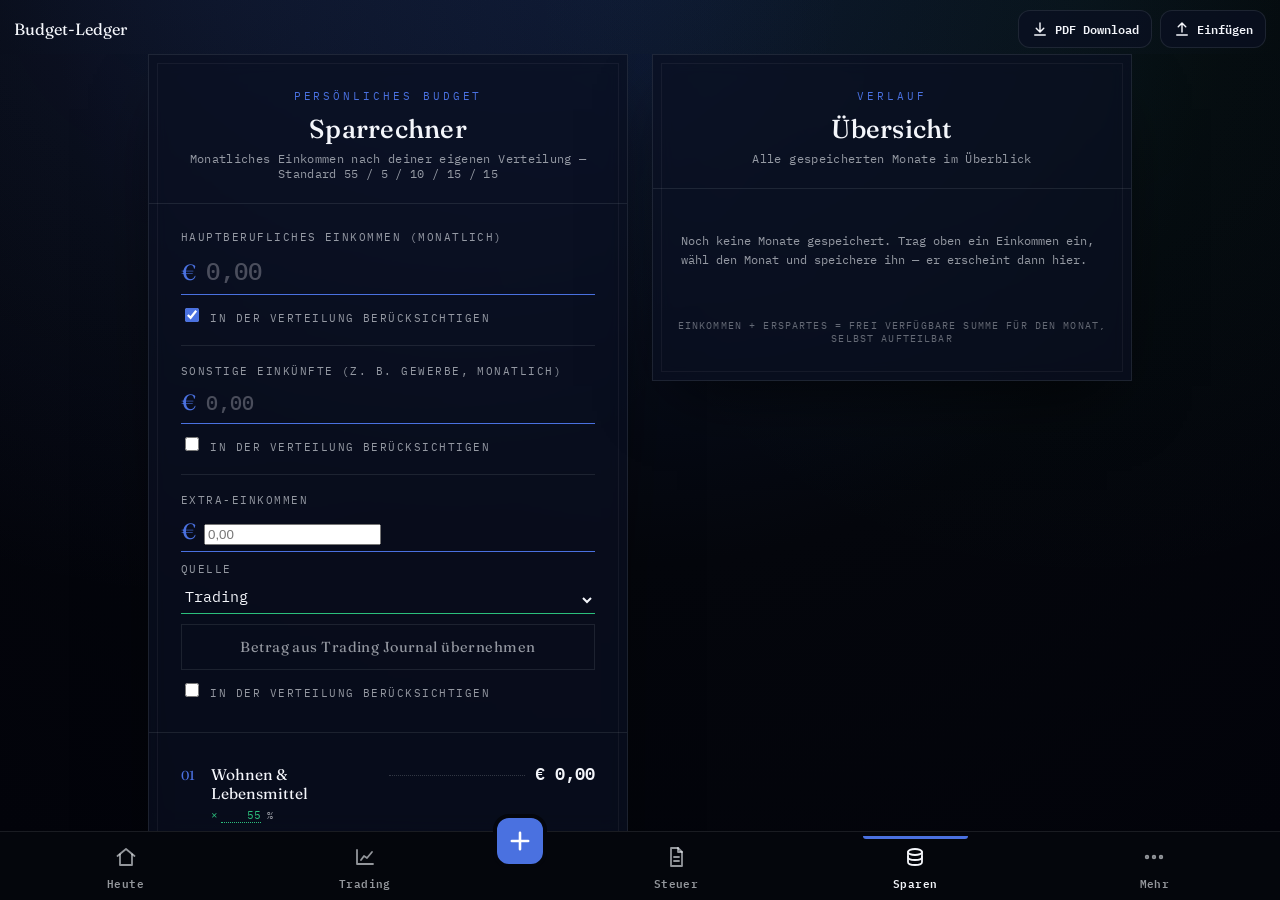
<file: index.html>
<!DOCTYPE html>
<html lang="de">
<head>
<meta charset="UTF-8">
<script>
  (function(){
    try{
      var t = localStorage.getItem('sparrechner_theme_v1');
      if(t && t !== 'midnight') document.documentElement.setAttribute('data-theme', t);
    }catch(e){}
  })();
</script>
<!--REDIRECT--><script>if(!/[?&](embed|klassisch)=1/.test(location.search)){var p=location.pathname;location.replace("app.html"+(/index\.html$/.test(p)?"#sparen":""));}</script>
<script>if(/[?&]embed=1/.test(location.search))document.documentElement.classList.add("embed");</script>
<meta name="viewport" content="width=device-width, initial-scale=1.0">
<title>Budget-Ledger — Sparrechner</title>
<link rel="manifest" href="manifest.json">
<meta name="theme-color" content="#04060c">
<link rel="icon" href="icon-192.png">
<link rel="apple-touch-icon" href="apple-touch-icon.png">
<meta name="apple-mobile-web-app-capable" content="yes">
<meta name="apple-mobile-web-app-status-bar-style" content="black-translucent">
<meta name="apple-mobile-web-app-title" content="Sparrechner">
<link rel="preconnect" href="https://fonts.googleapis.com">
<link href="https://fonts.googleapis.com/css2?family=Fraunces:opsz,wght@9..144,400;9..144,500;9..144,600&family=IBM+Plex+Mono:wght@400;500;600&display=swap" rel="stylesheet">
<link rel="stylesheet" href="style.css">
<style>
  .pct-edit{
    display:inline-flex; align-items:baseline; gap:2px;
    font-size: 10.5px; color: var(--sage); letter-spacing: 0.06em; margin-top:3px;
  }
  .pct-input{
    width: 40px; border:none; border-bottom: 1px dotted var(--sage); background:transparent;
    color: var(--sage); font-family:'IBM Plex Mono', monospace; font-size: 10.5px;
    padding: 0; text-align:right; -moz-appearance: textfield;
  }
  .pct-input:focus{ outline:none; border-bottom-color: var(--brass); }
  .pct-input::-webkit-outer-spin-button, .pct-input::-webkit-inner-spin-button{ -webkit-appearance:none; margin:0; }
  .pct-extra{ color: var(--ink-soft); font-size: 9.5px; margin-left:4px; letter-spacing:0.02em; }

  .alloc-controls{
    display:flex; justify-content:space-between; align-items:center;
    padding: 2px 32px 16px; font-size: 10px; letter-spacing: 0.02em;
  }
  .alloc-sum{ color: var(--ink-soft); }
  .alloc-sum.warn{ color: var(--danger); }
  .alloc-reset{
    background:none; border:none; color: var(--brass); font-size: 10px;
    text-decoration: underline; cursor:pointer; padding:0; letter-spacing:0.02em;
  }
  .alloc-reset:hover{ color: var(--sage); }
</style>
</head>
<body>

<nav class="topnav">
  <span class="brand">Budget-Ledger</span>
  <button class="menu-toggle" id="menu-toggle" type="button">☰ Menü</button>
  <div class="menu-panel" id="menu-panel">
    <a href="start.html">Start<span class="sub-label">Übersicht aller Bereiche</span></a>
    <a href="index.html" class="active">Sparrechner<span class="sub-label">Übersicht &amp; Spartopf</span></a>
    <a href="steuer-cockpit.html">Steuer-Cockpit<span class="sub-label">Payouts, Belege &amp; EÜR</span></a>
    <a href="trading-journal.html">Trading Journal<span class="sub-label">NoWick Journal</span></a>
    <a href="anleitung.html">Anleitung<span class="sub-label">Funktionen erklärt</span></a>
    <div class="theme-switcher">
      <span class="ts-label">Farbschema</span>
      <div class="ts-row">
        <button class="theme-swatch" data-swatch="midnight" title="Mitternacht (Standard)" type="button"></button>
        <button class="theme-swatch" data-swatch="redblack" title="Rot-Schwarz" type="button"></button>
        <button class="theme-swatch" data-swatch="emerald" title="Smaragd" type="button"></button>
        <button class="theme-swatch" data-swatch="amber" title="Bernstein" type="button"></button>
      </div>
    </div>
  </div>
</nav>

<div class="app-wrap">

  <div class="card ledger">
    <div class="head">
      <p class="eyebrow">Persönliches Budget</p>
      <h1>Sparrechner</h1>
      <p class="sub">Monatliches Einkommen nach deiner eigenen Verteilung — Standard 55 / 5 / 10 / 15 / 15</p>
    </div>

    <div class="income-block">
      <label for="income">Hauptberufliches Einkommen (monatlich)</label>
      <div class="income-input-row">
        <span>€</span>
        <input type="number" id="income" placeholder="0,00" min="0" step="0.01" inputmode="decimal">
      </div>
      <label class="check-row">
        <input type="checkbox" id="income-include" checked>
        <span>In der Verteilung berücksichtigen</span>
      </label>

      <div class="income-divider"></div>

      <label for="gewerbe-income">Sonstige Einkünfte (z. B. Gewerbe, monatlich)</label>
      <div class="income-input-row">
        <span>€</span>
        <input type="number" id="gewerbe-income" placeholder="0,00" min="0" step="0.01" inputmode="decimal">
      </div>
      <label class="check-row">
        <input type="checkbox" id="gewerbe-include">
        <span>In der Verteilung berücksichtigen</span>
      </label>

      <div class="income-divider"></div>

      <label for="extra-income">Extra-Einkommen</label>
      <div class="income-input-row">
        <span>€</span>
        <input type="number" id="extra-income" placeholder="0,00" min="0" step="0.01" inputmode="decimal">
      </div>
      <div class="field small" style="margin-top:10px">
        <label for="extra-source">Quelle</label>
        <select id="extra-source" class="select-input">
          <option value="trading">Trading</option>
          <option value="gespart">Gespartes</option>
        </select>
      </div>
      <button class="save-btn secondary" id="extra-pull-btn" type="button" style="margin-top:10px; display:none">Betrag aus Trading Journal übernehmen</button>
      <p class="save-hint" id="extra-pull-hint" style="margin-top:6px"></p>
      <label class="check-row">
        <input type="checkbox" id="extra-include">
        <span>In der Verteilung berücksichtigen</span>
      </label>
    </div>

    <div class="rows">
      <div class="row">
        <span class="row-num">01</span>
        <span class="row-label">
          <span class="name">Wohnen &amp; Lebensmittel</span>
          <span class="pct-edit">× <input type="number" class="pct-input" data-key="wohnen" value="55" min="0" max="100" step="0.5"><span class="pct-extra">%</span></span>
          <span class="wd-note" data-key="wohnen"></span>
        </span>
        <span class="leader"></span>
        <span class="row-amount" data-factor="0.55" data-key="wohnen">€ 0,00</span>
      </div>
      <div class="row">
        <span class="row-num">02</span>
        <span class="row-label">
          <span class="name">Für mich selbst</span>
          <span class="pct-edit">× <input type="number" class="pct-input" data-key="selbst" value="5" min="0" max="100" step="0.5"><span class="pct-extra">%</span></span>
          <span class="wd-note" data-key="selbst"></span>
        </span>
        <span class="leader"></span>
        <span class="row-amount" data-factor="0.05" data-key="selbst">€ 0,00</span>
      </div>
      <div class="row">
        <span class="row-num">03</span>
        <span class="row-label">
          <span class="name">Schulden</span>
          <span class="pct-edit">× <input type="number" class="pct-input" data-key="schulden" value="10" min="0" max="100" step="0.5"><span class="pct-extra">%</span></span>
          <span class="wd-note" data-key="schulden"></span>
        </span>
        <span class="leader"></span>
        <span class="row-amount" data-factor="0.10" data-key="schulden">€ 0,00</span>
      </div>
      <div class="row">
        <span class="row-num">04</span>
        <span class="row-label">
          <span class="name">Kurzfristige Ziele</span>
          <span class="pct-edit">× <input type="number" class="pct-input" data-key="ziele" value="15" min="0" max="100" step="0.5"><span class="pct-extra">% · z. B. Urlaub</span></span>
          <span class="wd-note" data-key="ziele"></span>
        </span>
        <span class="leader"></span>
        <span class="row-amount" data-factor="0.15" data-key="ziele">€ 0,00</span>
      </div>
      <div class="row">
        <span class="row-num">05</span>
        <span class="row-label">
          <span class="name">Investieren</span>
          <span class="pct-edit">× <input type="number" class="pct-input" data-key="investieren" value="15" min="0" max="100" step="0.5"><span class="pct-extra">%</span></span>
          <span class="wd-note" data-key="investieren"></span>
        </span>
        <span class="leader"></span>
        <span class="row-amount" data-factor="0.15" data-key="investieren">€ 0,00</span>
      </div>
    </div>

    <div class="alloc-controls">
      <span class="alloc-sum" id="alloc-sum">Summe: 100 %</span>
      <button class="alloc-reset" id="alloc-reset" type="button">Zurücksetzen auf Standard (55/5/10/15/15)</button>
    </div>

    <div class="total">
      <span class="name">Summe verteilt</span>
      <span class="amount" id="total-amount">€ 0,00</span>
    </div>

    <div class="save-block">
      <div class="field">
        <label for="month">Monat</label>
        <input type="month" id="month">
      </div>
      <div class="field">
        <label for="actual-saved">Insgesamt gespart</label>
        <div class="income-input-row">
          <span>€</span>
          <input type="number" id="actual-saved" placeholder="0,00" min="0" step="0.01" inputmode="decimal">
        </div>
      </div>
      <button class="save-btn" id="save-month">Diesen Monat speichern</button>
      <p class="save-hint" id="save-hint">Wird lokal auf diesem Gerät gespeichert.</p>
    </div>

    <p class="foot">100 % des Einkommens zugeteilt</p>
  </div>

  <div class="card overview">
    <div class="head">
      <p class="eyebrow">Verlauf</p>
      <h1>Übersicht</h1>
      <p class="sub">Alle gespeicherten Monate im Überblick</p>
    </div>
    <div class="ov-body">
      <p class="ov-empty" id="ov-empty">Noch keine Monate gespeichert. Trag oben ein Einkommen ein, wähl den Monat und speichere ihn — er erscheint dann hier.</p>
      <table class="ov-table" id="ov-table" style="display:none">
        <thead>
          <tr>
            <th>Monat</th>
            <th>Einkommen</th>
            <th>Gespart</th>
            <th>Entnommen</th>
            <th>Einkommen + Erspartes</th>
            <th></th>
          </tr>
        </thead>
        <tbody id="ov-tbody"></tbody>
      </table>
    </div>

    <div class="withdraw-block" id="withdraw-block" style="display:none">
      <h2>Vom Ersparten entnehmen</h2>
      <div class="wd-row">
        <div class="field small">
          <label for="wd-amount">Betrag</label>
          <div class="income-input-row">
            <span>€</span>
            <input type="number" id="wd-amount" placeholder="0,00" min="0" step="0.01" inputmode="decimal">
          </div>
        </div>
        <div class="field small">
          <label for="wd-month">Monat gutschreiben</label>
          <input type="month" id="wd-month">
        </div>
      </div>
      <div class="field small" style="margin-top:16px">
        <label for="wd-category">Kategorie</label>
        <select id="wd-category">
          <option value="wohnen">01 · Wohnen &amp; Lebensmittel</option>
          <option value="selbst">02 · Für mich selbst</option>
          <option value="schulden">03 · Schulden</option>
          <option value="ziele">04 · Kurzfristige Ziele</option>
          <option value="investieren">05 · Investieren</option>
        </select>
      </div>
      <div class="wd-btn-row">
        <button class="save-btn" id="wd-btn" type="button">Entnehmen &amp; gutschreiben</button>
      </div>
      <p class="pot-hint" id="pot-hint">Verfügbar im Spartopf: € 0,00</p>
      <p class="pot-hint" id="wd-info" style="display:none"></p>
      <div class="wd-list" id="wd-list"></div>
    </div>

    <div class="ov-summary" id="ov-summary" style="display:none">
      <div>
        <span class="stat-label">Einkommen gesamt</span>
        <span class="stat-value" id="sum-income">€ 0,00</span>
      </div>
      <div>
        <span class="stat-label">Gespart gesamt</span>
        <span class="stat-value" id="sum-saved">€ 0,00</span>
      </div>
      <div>
        <span class="stat-label">Spartopf verfügbar</span>
        <span class="stat-value" id="sum-pot">€ 0,00</span>
      </div>
    </div>
    <p class="foot">Einkommen + Erspartes = frei verfügbare Summe für den Monat, selbst aufteilbar</p>
  </div>

</div>

<script>
  document.getElementById('menu-toggle').addEventListener('click', () => {
    document.getElementById('menu-panel').classList.toggle('open');
  });
  document.addEventListener('click', (ev) => {
    const panel = document.getElementById('menu-panel');
    const toggle = document.getElementById('menu-toggle');
    if(panel.classList.contains('open') && !panel.contains(ev.target) && !toggle.contains(ev.target)){
      panel.classList.remove('open');
    }
  });

  const THEME_KEY = 'sparrechner_theme_v1';
  function applyTheme(theme){
    if(!theme || theme === 'midnight') document.documentElement.removeAttribute('data-theme');
    else document.documentElement.setAttribute('data-theme', theme);
    document.querySelectorAll('.theme-swatch').forEach(btn => {
      btn.classList.toggle('active', (btn.dataset.swatch || 'midnight') === (theme || 'midnight'));
    });
  }
  document.querySelectorAll('.theme-swatch').forEach(btn => {
    btn.addEventListener('click', () => {
      const theme = btn.dataset.swatch;
      try{ localStorage.setItem(THEME_KEY, theme); }catch(e){}
      applyTheme(theme);
    });
  });
  applyTheme((function(){ try{ return localStorage.getItem(THEME_KEY) || 'midnight'; }catch(e){ return 'midnight'; } })());

  const STORAGE_KEY = 'sparrechner_months_v1';
  const WD_KEY = 'sparrechner_withdrawals_v1';
  const DRAFT_KEY = 'sparrechner_draft_v1';
  const ALLOC_KEY = 'sparrechner_allocation_v1';
  const DEFAULT_ALLOC = { wohnen: 55, selbst: 5, schulden: 10, ziele: 15, investieren: 15 };

  const pctInputs = {};
  document.querySelectorAll('.pct-input').forEach(inp => { pctInputs[inp.dataset.key] = inp; });
  const allocSumEl = document.getElementById('alloc-sum');
  const allocResetBtn = document.getElementById('alloc-reset');

  const incomeInput = document.getElementById('income');
  const incomeIncludeCheck = document.getElementById('income-include');
  const gewerbeIncomeInput = document.getElementById('gewerbe-income');
  const gewerbeIncludeCheck = document.getElementById('gewerbe-include');
  const extraIncomeInput = document.getElementById('extra-income');
  const extraSourceSelect = document.getElementById('extra-source');
  const extraIncludeCheck = document.getElementById('extra-include');
  const extraPullBtn = document.getElementById('extra-pull-btn');
  const extraPullHint = document.getElementById('extra-pull-hint');
  const monthInput = document.getElementById('month');
  const actualSavedInput = document.getElementById('actual-saved');
  const rowAmounts = document.querySelectorAll('.row-amount');
  const totalAmount = document.getElementById('total-amount');
  const saveBtn = document.getElementById('save-month');
  const saveHint = document.getElementById('save-hint');

  const ovEmpty = document.getElementById('ov-empty');
  const ovTable = document.getElementById('ov-table');
  const ovTbody = document.getElementById('ov-tbody');
  const ovSummary = document.getElementById('ov-summary');
  const withdrawBlock = document.getElementById('withdraw-block');
  const wdAmountInput = document.getElementById('wd-amount');
  const wdMonthInput = document.getElementById('wd-month');
  const wdCategorySelect = document.getElementById('wd-category');
  const wdInfo = document.getElementById('wd-info');
  const wdBtn = document.getElementById('wd-btn');
  const potHint = document.getElementById('pot-hint');
  const wdList = document.getElementById('wd-list');

  function formatEUR(value){
    return '€ ' + value.toLocaleString('de-DE', { minimumFractionDigits: 2, maximumFractionDigits: 2 });
  }

  function currentMonthStr(){
    const d = new Date();
    return d.getFullYear() + '-' + String(d.getMonth()+1).padStart(2,'0');
  }

  function monthLabel(m){
    const [y, mo] = m.split('-');
    const names = ['Jan','Feb','Mär','Apr','Mai','Jun','Jul','Aug','Sep','Okt','Nov','Dez'];
    return names[parseInt(mo,10)-1] + ' ' + y;
  }

  const CATEGORY_LABELS = {
    wohnen: 'Wohnen & Lebensmittel',
    selbst: 'Für mich selbst',
    schulden: 'Schulden',
    ziele: 'Kurzfristige Ziele',
    investieren: 'Investieren'
  };
  function categoryLabel(key){ return CATEGORY_LABELS[key] || key; }

  function loadMonths(){
    try{ const raw = localStorage.getItem(STORAGE_KEY); return raw ? JSON.parse(raw) : []; }
    catch(e){ return []; }
  }
  function saveMonths(list){ localStorage.setItem(STORAGE_KEY, JSON.stringify(list)); }

  function loadWithdrawals(){
    try{ const raw = localStorage.getItem(WD_KEY); return raw ? JSON.parse(raw) : []; }
    catch(e){ return []; }
  }
  function saveWithdrawals(list){ localStorage.setItem(WD_KEY, JSON.stringify(list)); }

  function saveDraft(){
    localStorage.setItem(DRAFT_KEY, JSON.stringify({
      income: incomeInput.value,
      gewerbeIncome: gewerbeIncomeInput.value,
      incomeInclude: incomeIncludeCheck.checked,
      gewerbeInclude: gewerbeIncludeCheck.checked,
      extraIncome: extraIncomeInput.value,
      extraSource: extraSourceSelect.value,
      extraInclude: extraIncludeCheck.checked,
      actualSaved: actualSavedInput.value,
      month: monthInput.value
    }));
  }
  function loadDraft(){
    try{
      const raw = localStorage.getItem(DRAFT_KEY);
      if(raw){
        const d = JSON.parse(raw);
        if(d.income) incomeInput.value = d.income;
        if(d.gewerbeIncome) gewerbeIncomeInput.value = d.gewerbeIncome;
        if(typeof d.incomeInclude === 'boolean') incomeIncludeCheck.checked = d.incomeInclude;
        if(typeof d.gewerbeInclude === 'boolean') gewerbeIncludeCheck.checked = d.gewerbeInclude;
        if(d.extraIncome) extraIncomeInput.value = d.extraIncome;
        if(d.extraSource) extraSourceSelect.value = d.extraSource;
        if(typeof d.extraInclude === 'boolean') extraIncludeCheck.checked = d.extraInclude;
        if(d.actualSaved) actualSavedInput.value = d.actualSaved;
        if(d.month) monthInput.value = d.month;
      }
    }catch(e){}
    updateExtraPullVisibility();
  }

  const JOURNAL_KEY = 'sparrechner_journal_v1';
  function loadJournalEntries(){
    try{ const raw = localStorage.getItem(JOURNAL_KEY); return raw ? JSON.parse(raw) : {}; }
    catch(e){ return {}; }
  }
  function tradingPlForMonth(monthStr){
    if(!monthStr) return 0;
    const journal = loadJournalEntries();
    let sum = 0;
    Object.keys(journal).forEach(dateKey => {
      if(dateKey.startsWith(monthStr) && typeof journal[dateKey].pl === 'number'){
        sum += journal[dateKey].pl;
      }
    });
    return sum;
  }
  function updateExtraPullVisibility(){
    extraPullBtn.style.display = extraSourceSelect.value === 'trading' ? 'block' : 'none';
    extraPullHint.textContent = '';
  }
  extraSourceSelect.addEventListener('change', updateExtraPullVisibility);
  extraPullBtn.addEventListener('click', () => {
    const monthStr = monthInput.value || currentMonthStr();
    const pl = tradingPlForMonth(monthStr);
    extraIncomeInput.value = pl > 0 ? pl.toFixed(2) : '0';
    extraPullHint.textContent = 'Aus Trading Journal übernommen: ' + formatEUR(pl) + ' für ' + monthLabel(monthStr) + '.';
    extraPullHint.style.color = pl >= 0 ? 'var(--sage)' : 'var(--danger)';
    recalc();
  });

  function creditsForMonthByCategory(month){
    const credits = {};
    if(!month) return credits;
    loadWithdrawals().forEach(w => {
      if(w.month === month){
        credits[w.category] = (credits[w.category] || 0) + w.amount;
      }
    });
    return credits;
  }

  function loadAllocation(){
    try{
      const raw = localStorage.getItem(ALLOC_KEY);
      return raw ? Object.assign({}, DEFAULT_ALLOC, JSON.parse(raw)) : Object.assign({}, DEFAULT_ALLOC);
    }catch(e){ return Object.assign({}, DEFAULT_ALLOC); }
  }
  function saveAllocation(alloc){ localStorage.setItem(ALLOC_KEY, JSON.stringify(alloc)); }

  function collectAllocationFromInputs(){
    const alloc = {};
    Object.keys(pctInputs).forEach(key => {
      alloc[key] = parseFloat(String(pctInputs[key].value).replace(',', '.')) || 0;
    });
    return alloc;
  }

  function updateAllocSum(){
    const alloc = collectAllocationFromInputs();
    const sum = Object.values(alloc).reduce((s, v) => s + v, 0);
    const sumRounded = Math.round(sum * 10) / 10;
    allocSumEl.textContent = 'Summe: ' + sumRounded.toLocaleString('de-DE') + ' %';
    allocSumEl.classList.toggle('warn', Math.abs(sum - 100) > 0.05);
  }

  function applyAllocationToRows(alloc){
    rowAmounts.forEach(el => {
      const key = el.dataset.key;
      if(alloc[key] !== undefined) el.dataset.factor = (alloc[key] / 100).toString();
    });
    updateAllocSum();
  }

  function applyAllocation(alloc){
    Object.keys(pctInputs).forEach(key => {
      if(alloc[key] !== undefined) pctInputs[key].value = alloc[key];
    });
    applyAllocationToRows(alloc);
  }

  Object.values(pctInputs).forEach(inp => {
    inp.addEventListener('input', () => {
      const alloc = collectAllocationFromInputs();
      applyAllocationToRows(alloc);
      saveAllocation(alloc);
      recalc();
    });
  });

  allocResetBtn.addEventListener('click', () => {
    applyAllocation(DEFAULT_ALLOC);
    saveAllocation(DEFAULT_ALLOC);
    recalc();
  });

  function selectedMonthlyIncome(){
    const income = parseFloat(String(incomeInput.value).replace(',', '.')) || 0;
    const gewerbe = parseFloat(String(gewerbeIncomeInput.value).replace(',', '.')) || 0;
    const extra = parseFloat(String(extraIncomeInput.value).replace(',', '.')) || 0;
    let total = 0;
    if(incomeIncludeCheck.checked) total += income;
    if(gewerbeIncludeCheck.checked) total += gewerbe;
    if(extraIncludeCheck.checked) total += extra;
    return total;
  }

  function recalc(){
    const income = selectedMonthlyIncome();
    const credits = creditsForMonthByCategory(monthInput.value);
    let sum = 0;
    rowAmounts.forEach(el => {
      const factor = parseFloat(el.dataset.factor);
      const key = el.dataset.key;
      const credit = credits[key] || 0;
      const value = income * factor + credit;
      sum += value;
      el.textContent = formatEUR(value);

      const note = document.querySelector('.wd-note[data-key="' + key + '"]');
      if(note){
        if(credit > 0){
          note.textContent = '+ ' + formatEUR(credit) + ' aus Ersparten';
          note.classList.add('active');
        } else {
          note.textContent = '';
          note.classList.remove('active');
        }
      }
    });
    totalAmount.textContent = formatEUR(sum);
    saveDraft();
  }

  function totalSavedPot(){
    const months = loadMonths();
    const withdrawals = loadWithdrawals();
    const totalSaved = months.reduce((s, m) => s + m.actualSaved, 0);
    const totalWithdrawn = withdrawals.reduce((s, w) => s + w.amount, 0);
    return totalSaved - totalWithdrawn;
  }

  function renderOverview(){
    const months = loadMonths();
    const withdrawals = loadWithdrawals();

    // withdrawals credited per month
    const creditedByMonth = {};
    withdrawals.forEach(w => { creditedByMonth[w.month] = (creditedByMonth[w.month] || 0) + w.amount; });

    // merge: every month that has an income entry OR a withdrawal credited to it
    const monthsByKey = {};
    months.forEach(m => { monthsByKey[m.month] = { month: m.month, income: m.income, actualSaved: m.actualSaved, hasEntry: true }; });
    Object.keys(creditedByMonth).forEach(m => {
      if(!monthsByKey[m]) monthsByKey[m] = { month: m, income: 0, actualSaved: 0, hasEntry: false };
    });
    const merged = Object.values(monthsByKey).sort((a,b) => b.month.localeCompare(a.month));

    if(merged.length === 0){
      ovEmpty.style.display = 'block';
      ovTable.style.display = 'none';
      ovSummary.style.display = 'none';
      withdrawBlock.style.display = 'none';
      return;
    }

    ovEmpty.style.display = 'none';
    ovTable.style.display = 'table';
    ovSummary.style.display = 'grid';
    withdrawBlock.style.display = 'block';

    ovTbody.innerHTML = '';
    let totalIncome = 0, totalSaved = 0;

    merged.forEach(entry => {
      const credited = creditedByMonth[entry.month] || 0;
      const combined = entry.income + credited;
      totalIncome += entry.income;
      totalSaved += entry.actualSaved;

      const tr = document.createElement('tr');
      tr.className = 'm-row';
      tr.innerHTML =
        '<td class="month-cell">' + monthLabel(entry.month) + '</td>' +
        '<td>' + (entry.hasEntry ? formatEUR(entry.income) : '–') + '</td>' +
        '<td>' + (entry.hasEntry ? formatEUR(entry.actualSaved) : '–') + '</td>' +
        '<td class="wd-cell">' + (credited > 0 ? '+' + formatEUR(credited) : '–') + '</td>' +
        '<td class="combined-cell">' + (combined > 0 ? formatEUR(combined) : '–') + '</td>' +
        '<td><button class="del-btn" title="Löschen">✕</button></td>';

      tr.querySelector('.month-cell').addEventListener('click', () => {
        if(entry.hasEntry){
          incomeInput.value = entry.income;
          actualSavedInput.value = entry.actualSaved;
        }
        monthInput.value = entry.month;
        recalc();
        window.scrollTo({ top: 0, behavior: 'smooth' });
      });
      tr.querySelector('.del-btn').addEventListener('click', (ev) => {
        ev.stopPropagation();
        const remaining = loadMonths().filter(m => m.month !== entry.month);
        saveMonths(remaining);
        const remainingWd = loadWithdrawals().filter(w => w.month !== entry.month);
        saveWithdrawals(remainingWd);
        renderOverview();
        recalc();
      });

      ovTbody.appendChild(tr);
    });

    document.getElementById('sum-income').textContent = formatEUR(totalIncome);
    document.getElementById('sum-saved').textContent = formatEUR(totalSaved);
    document.getElementById('sum-pot').textContent = formatEUR(totalSavedPot());

    if(!wdMonthInput.value) wdMonthInput.value = currentMonthStr();

    potHint.textContent = 'Verfügbar im Spartopf: ' + formatEUR(totalSavedPot());

    // withdrawal list
    wdList.innerHTML = '';
    withdrawals.slice().reverse().forEach(w => {
      const row = document.createElement('div');
      row.className = 'wd-item';
      row.innerHTML =
        '<span>' + monthLabel(w.month) + ' gutgeschrieben</span>' +
        '<span><span class="wd-amt">' + formatEUR(w.amount) + '</span>' +
        '<button class="del-btn" title="Entnahme rückgängig">✕</button></span>';
      row.querySelector('.del-btn').addEventListener('click', () => {
        const remaining = loadWithdrawals().filter(x => x.id !== w.id);
        saveWithdrawals(remaining);
        renderOverview();
        recalc();
      });
      wdList.appendChild(row);
    });
  }

  function saveCurrentMonth(){
    const income = parseFloat(String(incomeInput.value).replace(',', '.')) || 0;
    const actualSaved = parseFloat(String(actualSavedInput.value).replace(',', '.')) || 0;
    const month = monthInput.value || currentMonthStr();

    if(income <= 0){
      saveHint.textContent = 'Bitte zuerst ein Einkommen eintragen.';
      saveHint.style.color = 'var(--danger)';
      return;
    }

    const months = loadMonths().filter(m => m.month !== month);
    months.push({ month, income, actualSaved });
    saveMonths(months);

    saveHint.textContent = monthLabel(month) + ' gespeichert.';
    saveHint.style.color = 'var(--sage)';
    setTimeout(() => {
      saveHint.textContent = 'Wird lokal auf diesem Gerät gespeichert.';
      saveHint.style.color = 'var(--ink-soft)';
    }, 2200);

    renderOverview();
  }

  function withdrawFromPot(){
    const amount = parseFloat(String(wdAmountInput.value).replace(',', '.')) || 0;
    const month = wdMonthInput.value;
    const category = wdCategorySelect.value;

    wdInfo.style.display = 'none';

    if(amount <= 0 || !month){
      potHint.textContent = 'Bitte Betrag und Monat wählen.';
      potHint.style.color = 'var(--danger)';
      return;
    }
    if(amount > totalSavedPot() + 1e-9){
      potHint.textContent = 'Nicht genug im Spartopf verfügbar.';
      potHint.style.color = 'var(--danger)';
      return;
    }

    const withdrawals = loadWithdrawals();
    withdrawals.push({ id: Date.now().toString(36), month, amount, category });
    saveWithdrawals(withdrawals);

    wdInfo.textContent = 'Du hast dir ' + formatEUR(amount) + ' entspartes Guthaben genommen und zu „' + categoryLabel(category) + '" (' + monthLabel(month) + ') hinzugefügt — im Monat mit verrechnet.';
    wdInfo.style.color = 'var(--sage)';
    wdInfo.style.display = 'block';

    wdAmountInput.value = '';
    potHint.style.color = 'var(--ink-soft)';
    renderOverview();
    recalc();
  }

  incomeInput.addEventListener('input', recalc);
  gewerbeIncomeInput.addEventListener('input', recalc);
  incomeIncludeCheck.addEventListener('change', recalc);
  gewerbeIncludeCheck.addEventListener('change', recalc);
  extraIncomeInput.addEventListener('input', recalc);
  extraIncludeCheck.addEventListener('change', recalc);
  actualSavedInput.addEventListener('input', saveDraft);
  monthInput.addEventListener('change', recalc);
  saveBtn.addEventListener('click', saveCurrentMonth);
  wdBtn.addEventListener('click', withdrawFromPot);

  if(!monthInput.value) monthInput.value = currentMonthStr();
  applyAllocation(loadAllocation());
  loadDraft();
  recalc();
  renderOverview();

  if ('serviceWorker' in navigator) {
    window.addEventListener('load', () => {
      navigator.serviceWorker.register('sw.js').catch(() => {});
    });
  }
</script>

<p class="site-footer">Budget-Ledger &middot; erstellt von AndrewFXTD &middot; alle Daten bleiben lokal auf diesem Gerät</p>

</body>
</html>
</file>
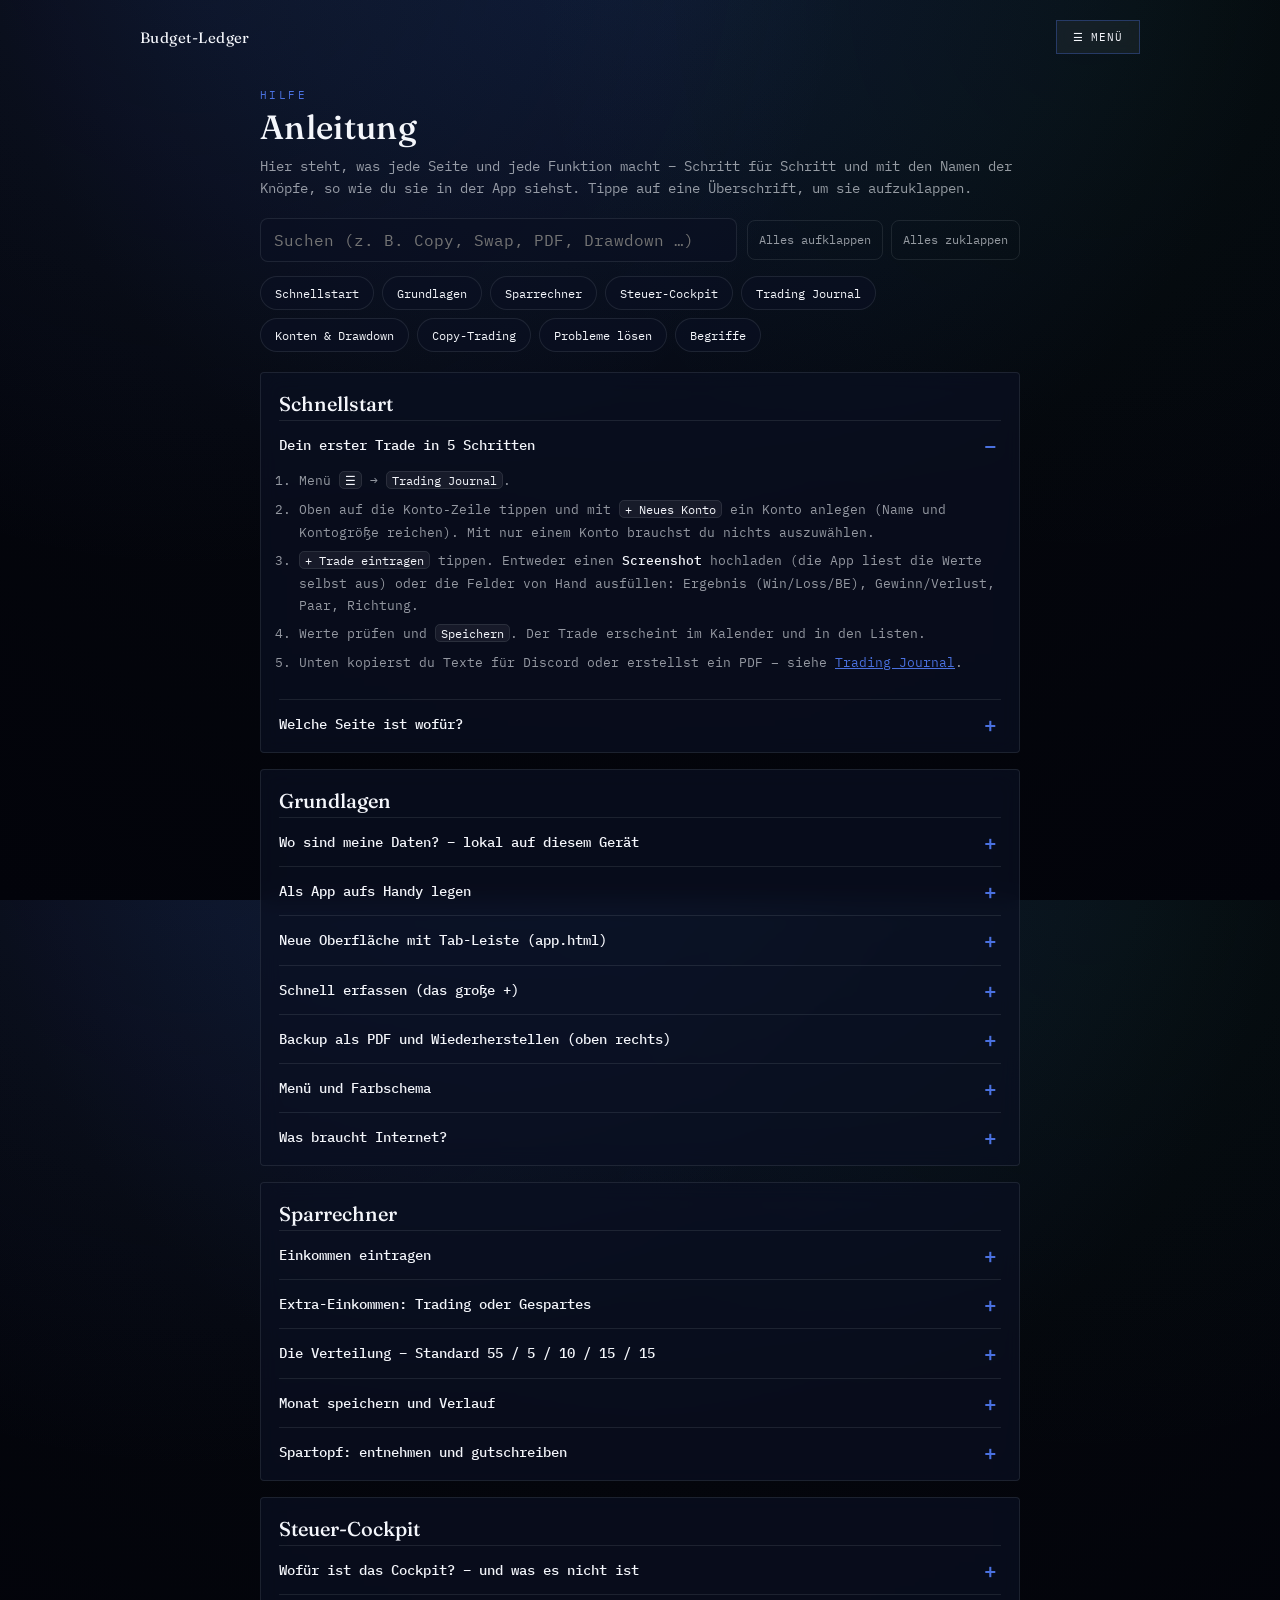
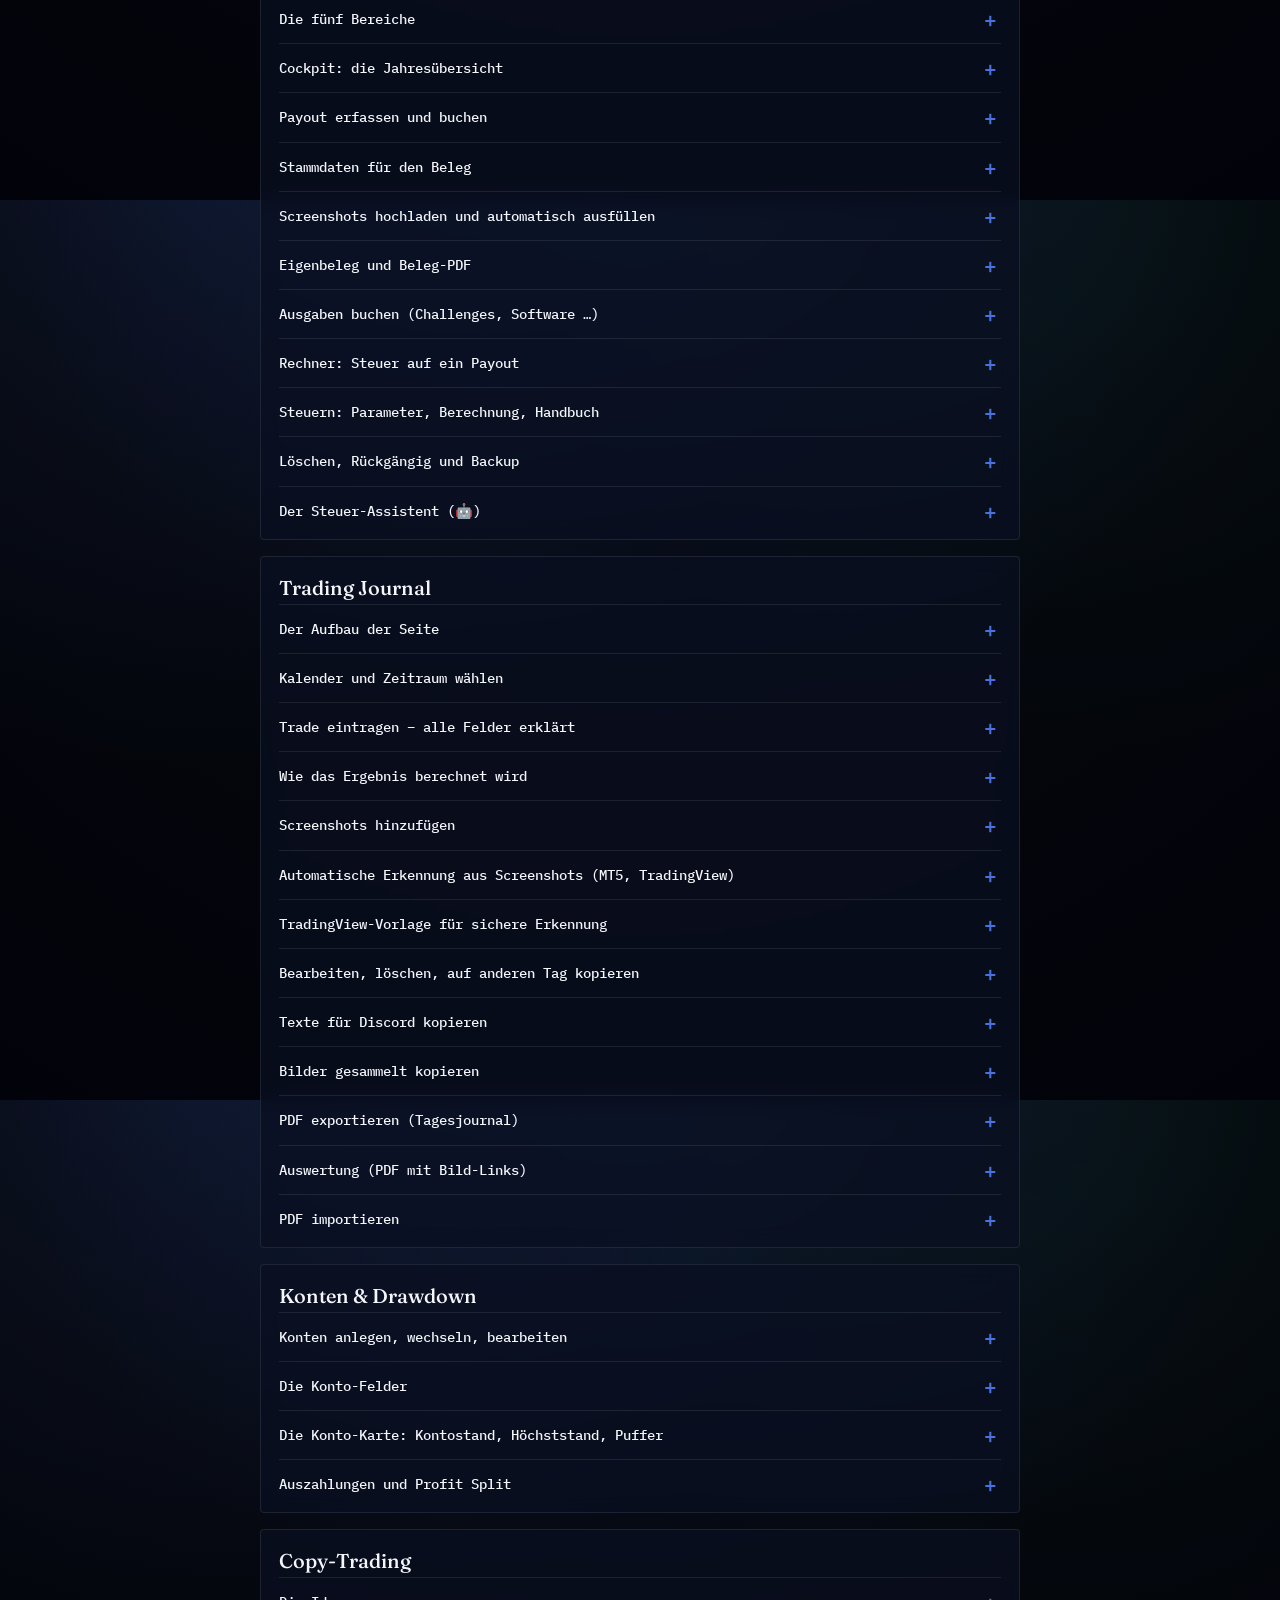
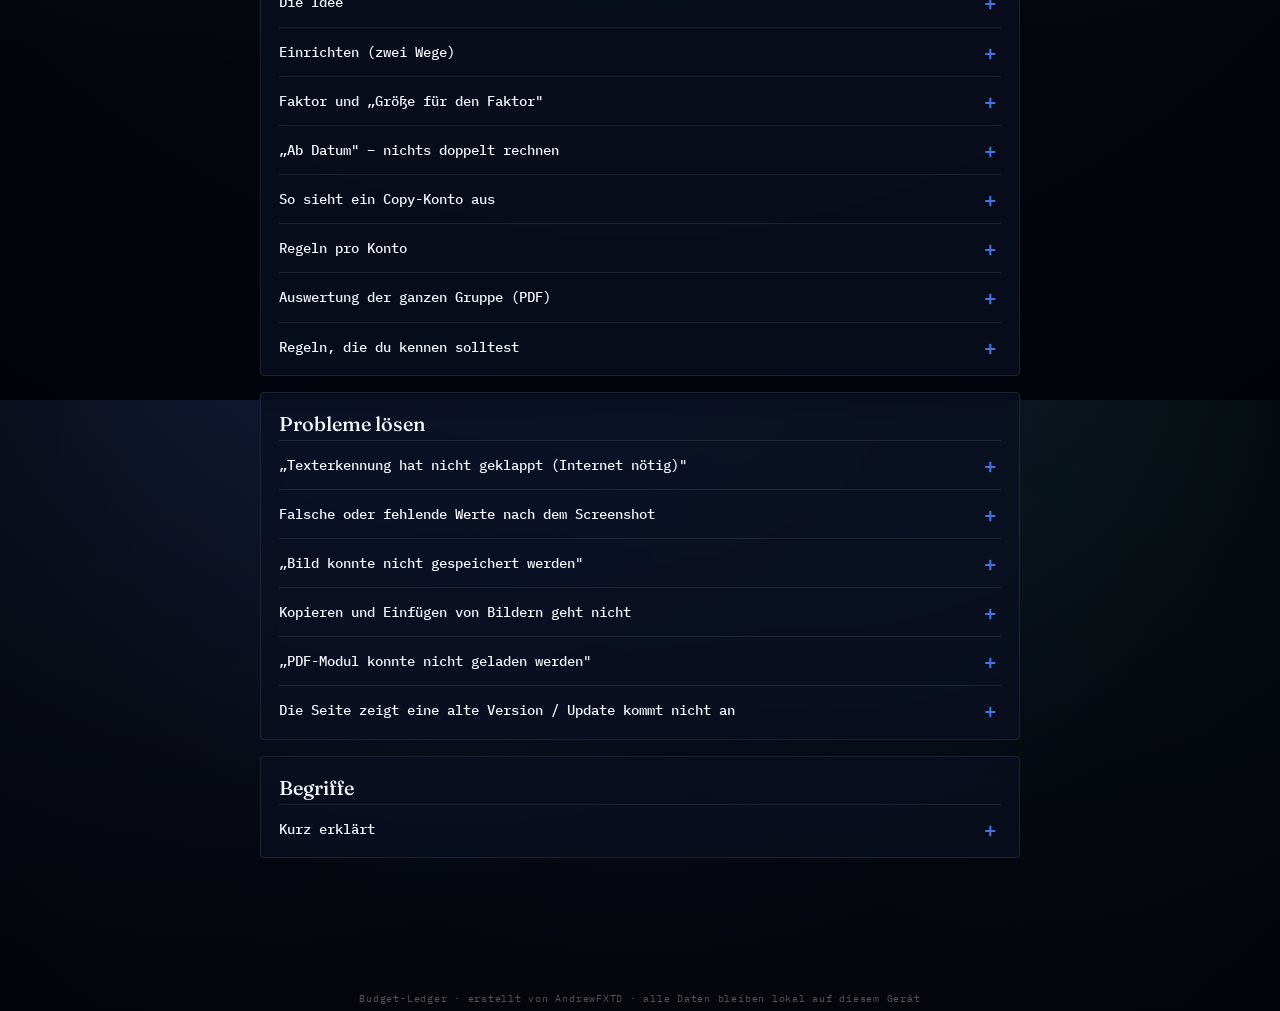
<file: anleitung.html>
<!DOCTYPE html>
<html lang="de">
<head>
<meta charset="UTF-8">
<script>
  (function(){
    try{
      var t = localStorage.getItem('sparrechner_theme_v1');
      if(t && t !== 'midnight') document.documentElement.setAttribute('data-theme', t);
    }catch(e){}
  })();
</script>
<script>if(/[?&]embed=1/.test(location.search))document.documentElement.classList.add("embed");</script>
<meta name="viewport" content="width=device-width, initial-scale=1.0">
<title>Budget-Ledger — Anleitung</title>
<link rel="manifest" href="manifest.json">
<meta name="theme-color" content="#04060c">
<link rel="icon" href="icon-192.png">
<link rel="apple-touch-icon" href="apple-touch-icon.png">
<meta name="apple-mobile-web-app-capable" content="yes">
<meta name="apple-mobile-web-app-status-bar-style" content="black-translucent">
<meta name="apple-mobile-web-app-title" content="Sparrechner">
<link rel="preconnect" href="https://fonts.googleapis.com">
<link href="https://fonts.googleapis.com/css2?family=Fraunces:opsz,wght@9..144,400;9..144,500;9..144,600&family=IBM+Plex+Mono:wght@400;500;600&display=swap" rel="stylesheet">
<link rel="stylesheet" href="style.css">
<style>
.g-wrap{max-width:760px;margin:0 auto;padding:22px 0 60px}
.g-eyebrow{font-size:.7rem;letter-spacing:.22em;text-transform:uppercase;color:var(--brass);margin:0 0 6px}
.g-wrap h1{font-family:'Fraunces',serif;font-weight:500;font-size:2.1rem;margin:0 0 8px;line-height:1.15}
.g-lead{color:var(--ink-soft);line-height:1.6;margin:0 0 18px;font-size:.88rem}
.g-tools{display:flex;gap:10px;flex-wrap:wrap;align-items:center;margin-bottom:14px}
.g-tools input{flex:1;min-width:220px;font:inherit;font-size:16px;color:var(--ink);background:var(--card);border:1px solid var(--card-line);border-radius:8px;padding:11px 13px}
.g-tools input:focus{outline:none;border-color:var(--brass)}
.g-btns{display:flex;gap:8px}
.g-btns button{font:inherit;font-size:.74rem;color:var(--ink-soft);background:transparent;border:1px solid var(--card-line);border-radius:8px;padding:9px 11px;min-height:40px;cursor:pointer}
.g-toc{display:flex;flex-wrap:wrap;gap:8px;margin-bottom:20px}
.g-toc a{color:var(--ink);text-decoration:none;font-size:.78rem;border:1px solid var(--card-line);background:var(--card);border-radius:99px;padding:8px 14px}
.g-toc a:hover{border-color:var(--brass)}
.g-sec{background:var(--card);backdrop-filter:blur(10px);-webkit-backdrop-filter:blur(10px);border:1px solid var(--card-line);border-radius:4px;padding:18px 18px 4px;margin-bottom:16px;scroll-margin-top:16px}
.g-sec h2{font-family:'Fraunces',serif;font-weight:500;font-size:1.25rem;margin:0 0 4px}
.g-item{border-top:1px solid var(--card-line)}
.g-item summary{cursor:pointer;list-style:none;padding:14px 30px 14px 0;font-size:.9rem;font-weight:500;position:relative;min-height:44px;line-height:1.4}
.g-item summary::-webkit-details-marker{display:none}
.g-item summary::after{content:"+";position:absolute;right:4px;top:10px;color:var(--brass);font-size:1.3rem}
.g-item[open] summary::after{content:"–"}
.g-body{padding:0 0 16px;font-size:.84rem;line-height:1.65;color:var(--ink-soft)}
.g-body p{margin:0 0 10px}.g-body ul,.g-body ol{margin:0 0 10px;padding-left:20px}.g-body li{margin:0 0 6px}
.g-body b{color:var(--ink);font-weight:500}.g-body a{color:var(--brass)}
.ui{color:var(--ink);background:rgba(255,255,255,.06);border:1px solid var(--card-line);border-radius:5px;padding:0 5px;font-size:.78rem;line-height:1.75;box-decoration-break:clone;-webkit-box-decoration-break:clone}
.g-body code{font-size:.78rem;background:rgba(255,255,255,.06);padding:1px 5px;border-radius:4px;color:var(--ink)}
.g-body dt{color:var(--ink);font-weight:500;margin-top:12px}.g-body dd{margin:3px 0 0}
.g-none{color:var(--ink-soft);text-align:center;padding:24px 0}
</style>
</head>
<body>

<nav class="topnav">
  <span class="brand">Budget-Ledger</span>
  <button class="menu-toggle" id="menu-toggle" type="button">☰ Menü</button>
  <div class="menu-panel" id="menu-panel">
    <a href="start.html">Start<span class="sub-label">Übersicht aller Bereiche</span></a>
    <a href="index.html">Sparrechner<span class="sub-label">Übersicht &amp; Spartopf</span></a>
    <a href="steuer-cockpit.html">Steuer-Cockpit<span class="sub-label">Payouts, Belege &amp; EÜR</span></a>
    <a href="trading-journal.html">Trading Journal<span class="sub-label">NoWick Journal</span></a>
    <a href="anleitung.html" class="active">Anleitung<span class="sub-label">Funktionen erklärt</span></a>
    <div class="theme-switcher">
      <span class="ts-label">Farbschema</span>
      <div class="ts-row">
        <button class="theme-swatch" data-swatch="midnight" title="Mitternacht (Standard)" type="button"></button>
        <button class="theme-swatch" data-swatch="redblack" title="Rot-Schwarz" type="button"></button>
        <button class="theme-swatch" data-swatch="emerald" title="Smaragd" type="button"></button>
        <button class="theme-swatch" data-swatch="amber" title="Bernstein" type="button"></button>
      </div>
    </div>
  </div>
</nav>

<main class="g-wrap">
  <p class="g-eyebrow">Hilfe</p>
  <h1>Anleitung</h1>
  <p class="g-lead">Hier steht, was jede Seite und jede Funktion macht – Schritt für Schritt und mit den Namen der Knöpfe, so wie du sie in der App siehst. Tippe auf eine Überschrift, um sie aufzuklappen.</p>

  <div class="g-tools">
    <input id="gsearch" type="search" placeholder="Suchen (z. B. Copy, Swap, PDF, Drawdown …)" autocomplete="off">
    <div class="g-btns"><button type="button" id="gOpen">Alles aufklappen</button><button type="button" id="gClose">Alles zuklappen</button></div>
  </div>

  <nav class="g-toc" id="toc" aria-label="Inhalt">
    <a href="#schnellstart">Schnellstart</a><a href="#grundlagen">Grundlagen</a><a href="#sparrechner">Sparrechner</a><a href="#steuer-cockpit">Steuer-Cockpit</a><a href="#journal">Trading Journal</a><a href="#konten">Konten &amp; Drawdown</a><a href="#copy">Copy-Trading</a><a href="#hilfe">Probleme lösen</a><a href="#glossar">Begriffe</a>
  </nav>
  <p class="g-none" id="gnone" style="display:none">Nichts gefunden – probier ein anderes Stichwort.</p>

  <section class="g-sec" id="schnellstart">
    <h2>Schnellstart</h2>
    <details class="g-item" open><summary>Dein erster Trade in 5 Schritten</summary><div class="g-body">
      <ol>
        <li>Menü <span class="ui">☰</span> → <span class="ui">Trading Journal</span>.</li>
        <li>Oben auf die Konto-Zeile tippen und mit <span class="ui">+ Neues Konto</span> ein Konto anlegen (Name und Kontogröße reichen). Mit nur einem Konto brauchst du nichts auszuwählen.</li>
        <li><span class="ui">+ Trade eintragen</span> tippen. Entweder einen <b>Screenshot</b> hochladen (die App liest die Werte selbst aus) oder die Felder von Hand ausfüllen: Ergebnis (Win/Loss/BE), Gewinn/Verlust, Paar, Richtung.</li>
        <li>Werte prüfen und <span class="ui">Speichern</span>. Der Trade erscheint im Kalender und in den Listen.</li>
        <li>Unten kopierst du Texte für Discord oder erstellst ein PDF – siehe <a href="#journal">Trading Journal</a>.</li>
      </ol>
    </div></details>
    <details class="g-item"><summary>Welche Seite ist wofür?</summary><div class="g-body">
      <ul>
        <li><b>Sparrechner</b> – Einkommen auf fünf Töpfe verteilen, Monate speichern, Spartopf verwalten.</li>
        <li><b>Steuer-Cockpit</b> – Payouts als Eigenbeleg buchen, Ausgaben erfassen, EÜR-Übersicht, Steuerprognose und Steuer pro Payout.</li>
        <li><b>Trading Journal</b> – Trades mit Screenshots, Statistik, Konten, Drawdown, Auszahlungen, Copy-Trading, PDF-Auswertungen.</li>
      </ul>
    </div></details>
  </section>

  <section class="g-sec" id="grundlagen">
    <h2>Grundlagen</h2>
    <details class="g-item"><summary>Wo sind meine Daten? – lokal auf diesem Gerät</summary><div class="g-body">
      <p>Alles wird nur im Browser deines Geräts gespeichert. Es gibt <b>kein Benutzerkonto und keinen Server</b>, nichts wird hochgeladen.</p>
      <ul>
        <li>Anderes Handy, anderer Browser oder anderer Rechner = andere, getrennte Daten.</li>
        <li>Löschst du die Website-Daten des Browsers, sind die Einträge weg.</li>
        <li><b>Sicherung des Journals:</b> <span class="ui">PDF exportieren</span> speichert die Trades samt Screenshots im PDF. Mit <span class="ui">PDF importieren</span> liest du sie wieder ein.</li>
        <li>Nicht im Journal-PDF enthalten: Konten, Auszahlungen und Copy-Einstellungen. Die sichert das <b>Gesamt-Backup</b> (siehe „Backup als PDF").</li>
        <li><b>Sicherung des Steuer-Cockpits:</b> <span class="ui">💾 Backup sichern</span> speichert alle Buchungen und Einstellungen als Datei, <span class="ui">📂 Datei laden</span> liest sie wieder ein.</li>
      </ul>
    </div></details>
    <details class="g-item"><summary>Als App aufs Handy legen</summary><div class="g-body">
      <ul>
        <li><b>iPhone (Safari):</b> Teilen-Symbol → <span class="ui">Zum Home-Bildschirm</span>.</li>
        <li><b>Android (Chrome):</b> Menü ⋮ → <span class="ui">App installieren</span> oder <span class="ui">Zum Startbildschirm hinzufügen</span>.</li>
      </ul>
      <p>Danach öffnet sie sich wie eine App ohne Browserleiste und lädt ihre Seiten aus dem Zwischenspeicher.</p>
    </div></details>
    <details class="g-item"><summary>Neue Oberfläche mit Tab-Leiste (app.html)</summary><div class="g-body">
      <p>Öffne <code>app.html</code> statt <code>start.html</code>. Oben rechts stehen <span class="ui">PDF Download</span> und <span class="ui">Einfügen</span> (Backup), unten die Tab-Leiste mit <b>Heute</b>, <b>Trading</b>, dem großen <b>+</b>, <b>Steuer</b>, <b>Sparen</b> und <b>Mehr</b>. Die Seiten selbst sind dieselben wie sonst, nur ohne Menü darüber.</p>
      <ul>
        <li><b>Heute</b> zeigt live deine Zahlen: Trading-Ergebnis des Monats, Payouts und Rücklage. Der <b>Sparrechner</b> bleibt ein eigener Reiter.</li>
        <li><b>Mehr</b> enthält Farbschema, diese Anleitung und den Link zur klassischen Ansicht mit Menü.</li>
        <li>Die Live-Zahlen funktionieren nur, wenn alles von derselben Internetadresse kommt (z. B. deine GitHub-Pages-Seite), nicht beim Öffnen per Doppelklick.</li>
      </ul>
    </div></details>
    <details class="g-item"><summary>Schnell erfassen (das große +)</summary><div class="g-body">
      <p>Das <b>+</b> in der Mitte der unteren Leiste öffnet ein Menü mit den häufigsten Eingaben:</p>
      <ul>
        <li><b>Trade</b> – öffnet das Formular im Journal.</li>
        <li><b>Payout</b> und <b>Ausgabe</b> – springen in den passenden Bereich des Steuer-Cockpits.</li>
        <li><b>Auszahlung</b> – öffnet das Konto-Fenster beim Bereich „Auszahlungen" (Auszahlung an deinem Prop-Konto erfassen).</li>
        <li><span class="ui">Screenshot scannen</span> – öffnet das Trade-Formular und gleich die Bildauswahl. Die Werte werden automatisch ausgelesen.</li>
      </ul>
    </div></details>
    <details class="g-item"><summary>Backup als PDF und Wiederherstellen (oben rechts)</summary><div class="g-body">
      <ul>
        <li><span class="ui">PDF Download</span> (Download) erstellt <b>eine</b> Backup-Datei mit allem: Trading Journal (Konten, Trades <b>mit Screenshots</b>, Auszahlungen), Steuer-Cockpit (Buchungen, Propfirmen, Stammdaten), Sparrechner (Monate, Entnahmen, Verteilung) und Einstellungen. Die Seiten sind nach Bereichen getrennt aufgelistet („1 · Trading Journal", „2 · Steuer-Cockpit", „3 · Sparrechner" …), vorne steht eine Inhaltsübersicht mit Zahlen. Am Handy öffnet sich das Teilen-Menü.</li>
        <li><span class="ui">Einfügen</span> liest so ein Backup wieder ein. Du siehst vorher, was im Backup ist und wie viel davon auf dem Gerät noch fehlt („neu"). <b>Ergänzen (nur Fehlendes)</b> fügt nur Fehlendes hinzu, nichts geht verloren. <b>Alles ersetzen</b> überschreibt die Daten auf dem Gerät und verlangt eine zweite Bestätigung.</li>
        <li>Die Wiederherstellungs-Daten stecken unsichtbar in der <b>Original-Datei</b>. Bitte nicht neu speichern, drucken oder in ein anderes PDF umwandeln – sonst gehen sie verloren.</li>
        <li><b>Erinnerung:</b> Nach 7 Tagen ohne Backup erscheint oben ein Hinweis („Jetzt sichern" / „Später") und am PDF-Knopf ein roter Punkt. „Später" verschiebt den Hinweis um einen Tag. Hast du noch keine Daten, bleibt er weg.</li>
      </ul>
    </div></details>
    <details class="g-item"><summary>Menü und Farbschema</summary><div class="g-body">
      <p>Oben rechts öffnet <span class="ui">☰ Menü</span> alle Bereiche. Unten im Menü wählst du eines von vier <b>Farbschemata</b> (Mitternacht, Rot-Schwarz, Smaragd, Bernstein). Es gilt für alle Seiten und wird gemerkt. Die aktuelle Seite ist im Menü farbig markiert.</p>
    </div></details>
    <details class="g-item"><summary>Was braucht Internet?</summary><div class="g-body">
      <p>Die Seiten laufen auch ohne Internet. Diese Dinge laden beim ersten Gebrauch etwas nach:</p>
      <ul>
        <li><b>PDF-Erstellung</b> (alle PDFs): das PDF-Modul wird einmal geladen.</li>
        <li><b>Texterkennung für Screenshots</b> (Journal und Steuer-Cockpit): wird beim ersten Screenshot geladen. In manchen App-Vorschauen ist das gesperrt – dann die Seite im normalen Browser öffnen.</li>
        <li><b>Schriftarten</b>: ohne Internet erscheint eine Ersatzschrift.</li>
        <li><b>Bild kopieren / einfügen</b> geht nur auf <code>https</code>-Seiten (z. B. GitHub Pages) oder <code>localhost</code> – nicht, wenn du die Datei per Doppelklick öffnest.</li>
      </ul>
    </div></details>
  </section>

  <section class="g-sec" id="sparrechner">
    <h2>Sparrechner</h2>
    <details class="g-item"><summary>Einkommen eintragen</summary><div class="g-body">
      <p>Drei Felder: <span class="ui">Hauptberufliches Einkommen (monatlich)</span>, <span class="ui">Sonstige Einkünfte</span> (z. B. Gewerbe) und <span class="ui">Extra-Einkommen</span>. Bei jedem gibt es den Schalter <span class="ui">In der Verteilung berücksichtigen</span>: Nur was angehakt ist, wird auf die Töpfe verteilt.</p>
    </div></details>
    <details class="g-item"><summary>Extra-Einkommen: Trading oder Gespartes</summary><div class="g-body">
      <p>Bei <span class="ui">Quelle</span> wählst du <b>Trading</b> oder <b>Gespartes</b>. Bei Trading holt der Knopf <span class="ui">Betrag aus Trading Journal übernehmen</span> den Gewinn (P&amp;L) des gewählten Monats aus deinem Journal.</p>
    </div></details>
    <details class="g-item"><summary>Die Verteilung – Standard 55 / 5 / 10 / 15 / 15</summary><div class="g-body">
      <p>Dein Einkommen wird auf fünf Kategorien verteilt, in dieser Reihenfolge und mit diesen Standardwerten:</p>
      <ol><li>Wohnen &amp; Lebensmittel – 55 %</li><li>Für mich selbst – 5 %</li><li>Schulden – 10 %</li><li>Kurzfristige Ziele – 15 %</li><li>Investieren – 15 %</li></ol>
      <p>Die Prozentwerte kannst du direkt in den Feldern ändern. <span class="ui">Zurücksetzen auf Standard (55/5/10/15/15)</span> stellt alles wieder her.</p>
    </div></details>
    <details class="g-item"><summary>Monat speichern und Verlauf</summary><div class="g-body">
      <p>Wähle den <span class="ui">Monat</span> und tippe <span class="ui">Diesen Monat speichern</span>. Gespeicherte Monate erscheinen im <b>Verlauf</b> (Übersicht). <span class="ui">Insgesamt gespart</span> zeigt die Summe.</p>
    </div></details>
    <details class="g-item"><summary>Spartopf: entnehmen und gutschreiben</summary><div class="g-body">
      <p>Unter <span class="ui">Vom Ersparten entnehmen</span> gibst du einen <b>Betrag</b> an, den <b>Monat</b>, dem er gutgeschrieben wird, und die <b>Kategorie</b>. <span class="ui">Entnehmen &amp; gutschreiben</span> bucht das um. Darüber steht, wie viel im Spartopf verfügbar ist.</p>
    </div></details>
  </section>

  <section class="g-sec" id="steuer-cockpit">
    <h2>Steuer-Cockpit</h2>
    <details class="g-item"><summary>Wofür ist das Cockpit? – und was es nicht ist</summary><div class="g-body">
      <p>Das Cockpit ist für dein Prop-Trading-Gewerbe gebaut: Du bucht jede <b>Auszahlung (Payout)</b> als Eigenbeleg, erfasst <b>Betriebsausgaben</b> (z. B. Challenges) und siehst jederzeit die <b>EÜR-Zahlen</b>, die Steuerprognose und was du je Payout zurücklegen solltest.</p>
      <p>Es ist eine <b>vereinfachte Orientierung und keine Steuerberatung</b>. Eingereicht wird nichts – du überträgst die Zahlen selbst in ELSTER.</p>
    </div></details>
    <details class="g-item"><summary>Die fünf Bereiche</summary><div class="g-body">
      <ol>
        <li><b>📊 Cockpit</b> – Jahresübersicht mit Journal.</li>
        <li><b>💰 Payout</b> – Auszahlung erfassen, Belege hochladen, buchen.</li>
        <li><b>🎯 Ausgabe</b> – Betriebsausgaben buchen.</li>
        <li><b>🧮 Rechner</b> – Steuer auf ein einzelnes Payout.</li>
        <li><b>📘 Steuern</b> – Parameter, Berechnung, Handbuch, Jahresreport.</li>
      </ol>
      <p>Am Handy gibt es unten eine feste Leiste mit <span class="ui">🤖</span> (Steuer-Assistent) und den passenden Aktionsknöpfen des Bereichs, z. B. <span class="ui">✅ Buchen</span>.</p>
    </div></details>
    <details class="g-item"><summary>Cockpit: die Jahresübersicht</summary><div class="g-body">
      <ul>
        <li><b>Finanzstatistik</b> – oben das Jahr wählen. Betriebseinnahmen, Betriebsausgaben, Gewinn (EÜR) und ein Balkenbild „Gewinn pro Monat".</li>
        <li><b>Steuerprognose</b> – Einkommensteuer, Gewerbesteuer, Ermäßigung nach § 35 EStG, Gesamtsteuer auf den Gewinn und die <b>empfohlene Rücklage je Payout</b> in Prozent.</li>
        <li><b>Nach Propfirma</b> – je Firma Payouts, Kosten (Challenges, Gebühren) und Netto: Was lohnt sich wo?</li>
        <li><b>Für ELSTER (Anlage EÜR)</b> – die Summen für „nicht steuerbare Betriebseinnahmen" und „übrige unbeschränkt abziehbare Betriebsausgaben" nach Kategorie, dazu der Gewinn für Anlage G.</li>
        <li><b>Journal</b> – alle Buchungen, filterbar nach Propfirma.</li>
      </ul>
    </div></details>
    <details class="g-item"><summary>Payout erfassen und buchen</summary><div class="g-body">
      <p>Im Bereich <b>Payout</b> trägst du ein:</p>
      <ul>
        <li><b>Propfirma</b> (Pflicht, neue einfach eintippen) und optional das <b>Konto</b>.</li>
        <li><b>Zuflussdatum</b> (Bankeingang) und <b>Belegnummer</b>. Sie zählt automatisch hoch (PT-2026-001, -002 …).</li>
        <li><b>Brutto (USD)</b> und <b>Gebühr (USD)</b> laut Firma, <b>Zulauf (USDT)</b>, <b>Bankeingang (EUR)</b> und die <b>SEPA-Gebühr</b> der Börse.</li>
        <li><b>Kurs (EUR je USD)</b> und ein <b>Kursnachweis</b> (z. B. „Binance-Konvertierung vom 21.10.").</li>
      </ul>
      <p>Mit <span class="ui">✅ Ins Journal buchen</span> legt die App <b>getrennte Buchungen</b> an (Bruttoprinzip): die Einnahme in Euro, die Transfergebühr, die <b>Kursdifferenz</b> als Kursgewinn oder -verlust und die SEPA-Gebühr. Die Differenz rechnet sie aus Bankeingang und Kurs selbst aus.</p>
      <p>Gibt es die Belegnummer schon, fragt die App vor dem Überschreiben nach.</p>
    </div></details>
    <details class="g-item"><summary>Stammdaten für den Beleg</summary><div class="g-body">
      <p>Unter <span class="ui">⚙️ Stammdaten</span> stehen deine Gewerbedaten, die <b>Adresse der Propfirma</b> (wird pro Firma gespeichert), dein <b>Geschäftskonto</b> und der <b>steuerliche Hinweis</b> auf dem Beleg. Alles bleibt gespeichert und erscheint im Eigenbeleg.</p>
    </div></details>
    <details class="g-item"><summary>Screenshots hochladen und automatisch ausfüllen</summary><div class="g-body">
      <p>Fünf Kacheln: <b>Propfirma-Payout</b>, <b>USDT-Eingang</b>, <b>Convert-Beleg</b>, <b>SEPA-Auszahlung</b> und <b>Kontoauszug</b>. Tippe eine Kachel an, um ein Foto oder einen Screenshot zu wählen. Das ✕ entfernt es wieder.</p>
      <ul>
        <li>Ist <b>„Felder automatisch aus Screenshots ausfüllen"</b> an, liest die App Brutto, Gebühr, Konto, USDT-Betrag, Kurs, Bankeingang, SEPA-Gebühr und Datum aus dem Bild. Erkannte Felder leuchten <b>grün</b> – bitte kurz prüfen.</li>
        <li>Die Erkennung lädt beim ersten Mal nach und braucht Internet. Ohne sie trägst du die Werte von Hand ein.</li>
        <li><b>Die Screenshots werden nicht dauerhaft gespeichert.</b> Sie gehören zum gerade offenen Beleg und kommen ins Beleg-PDF. Nach dem Neuladen der Seite sind sie weg.</li>
      </ul>
    </div></details>
    <details class="g-item"><summary>Eigenbeleg und Beleg-PDF</summary><div class="g-body">
      <p>Unter „3. Eigenbeleg" siehst du den Beleg live, so wie er ins PDF kommt. <span class="ui">📄 Beleg-PDF inkl. Anhänge</span> erstellt Seite 1 mit dem Eigenbeleg, <b>immer allein</b>. Die hochgeladenen Screenshots (USDT-Eingang, Convert, SEPA, Kontoauszug …) kommen <b>zusammen auf Seite 2</b>, nicht je eine Seite pro Bild. Nur im Notfall (sehr viele oder sehr große Bilder) werden es mehr Anhangs-Seiten. Die Bilder werden dafür verkleinert, damit die Datei klein bleibt. Am Handy öffnet sich das Teilen-Menü, sonst startet ein Download.</p>
    </div></details>
    <details class="g-item"><summary>Ausgaben buchen (Challenges, Software …)</summary><div class="g-body">
      <ul>
        <li><b>Zahlungsdatum</b>, <b>Kategorie</b> (Challenge-Gebühr, Software/TradingView, Daten-Feed, Bank-/Transfergebühr, Hardware/Büro, Weiterbildung, Sonstiges), <b>Beschreibung</b>, <b>Betrag in €</b> und optional Rechnungsnummer.</li>
        <li>Bei Challenges die <b>Propfirma</b> eintragen, dann erscheint die Ausgabe in der Tabelle „Nach Propfirma". Bei Zahlung in USD den Euro-Betrag laut Kontoauszug nehmen.</li>
        <li>Die <b>Kaufquittung</b> kannst du hochladen und mit <span class="ui">📄 Ausgabe-PDF</span> als Beleg ausgeben.</li>
        <li>Die Karte <b>Was ist absetzbar?</b> erklärt kurz, was als Betriebsausgabe zählt.</li>
      </ul>
    </div></details>
    <details class="g-item"><summary>Rechner: Steuer auf ein Payout</summary><div class="g-body">
      <p>Der Bereich <b>Rechner</b> zeigt, was ein einzelnes Payout an Steuern kostet. Er rechnet <b>Einkommensteuer, Soli und Kirchensteuer nach dem Tarif 2026</b> – ohne Gewerbesteuer.</p>
      <ul>
        <li><b>Gewinn aus dem Payout</b> – von Hand oder mit <span class="ui">↙ Aus aktuellem Payout-Beleg übernehmen</span>.</li>
        <li><b>Zu versteuerndes Einkommen aus dem Hauptjob</b> (steht im Steuerbescheid; Faustregel: Jahresbrutto minus ca. 20 %).</li>
        <li><b>Bisherige Nebengewinne</b> dieses Jahr, auf Wunsch mit <span class="ui">↙ Gewinn aus Journal übernehmen</span>.</li>
        <li><b>Kirchensteuer</b> (keine, 8 % oder 9 %), <b>Splitting</b> bei Zusammenveranlagung und <b>Härteausgleich bis 820 €</b>.</li>
      </ul>
      <p>Ergebnis: die <b>Steuer auf dieses Payout</b>, der Anteil davon in Prozent, was du <b>behältst</b>, und dein <b>Grenzsteuersatz</b>. Mit <span class="ui">📌 Grenzsteuersatz für Cockpit übernehmen</span> setzt du diesen Satz für die Prognose ein.</p>
    </div></details>
    <details class="g-item"><summary>Steuern: Parameter, Berechnung, Handbuch</summary><div class="g-body">
      <ul>
        <li><b>Grenzsteuersatz</b> (Standard 30 %), <b>Hebesatz</b> deiner Gemeinde (Standard 450 %, Dresden) und ein <b>Planwert</b> für Was-wäre-wenn.</li>
        <li><b>Härteausgleich</b>: Nebeneinkünfte bis 410 € sind steuerfrei, bis 820 € gemildert (für alle Nebeneinkünfte zusammen).</li>
        <li><b>Berechnung</b>: Einkommensteuer, Gewerbesteuer (Freibetrag 24.500 €, Messzahl 3,5 %), Ermäßigung nach § 35 EStG, Gesamtabgabe, echte Mehrbelastung durch die Gewerbesteuer und der effektive Satz.</li>
        <li><b>Steuer-Handbuch</b>: welche Unterlagen du je Auszahlung brauchst, ELSTER-Wegweiser und Alltags-Regeln.</li>
        <li><span class="ui">💾 Jahresreport &amp; Handbuch als PDF</span> fasst alles für das gewählte Jahr zusammen.</li>
      </ul>
    </div></details>
    <details class="g-item"><summary>Löschen, Rückgängig und Backup</summary><div class="g-body">
      <ul>
        <li><span class="ui">🗑️ Löschen</span> an einer Buchung fragt nach. Gehört sie zu einem Payout, werden <b>alle Buchungen dieses Belegs</b> gelöscht (Payout, Gebühren, Kursdifferenz).</li>
        <li>Nach Buchen, Löschen oder Import erscheint oben <span class="ui">↶ Rückgängig</span>, einige Sekunden lang.</li>
        <li><span class="ui">📄 CSV (Excel)</span> exportiert das gewählte Jahr, <span class="ui">💾 Backup sichern</span> speichert alles als Datei.</li>
        <li><span class="ui">📂 Datei laden</span> und <span class="ui">📋 JSON einfügen</span> öffnen eine <b>Import-Vorschau</b>: neue Buchungen sind „neu", schon vorhandene „schon da". Dann <b>Hinzufügen</b> (nur Neues) oder <b>Alles ersetzen</b> (mit Rückfrage).</li>
      </ul>
      <p><b>Vom bisherigen Cockpit umziehen:</b> Dort <i>Backup sichern</i>, hier <i>Datei laden</i>. Die Daten liegen pro Browser und Adresse getrennt, deshalb gehen sie nicht von selbst mit.</p>
    </div></details>
    <details class="g-item"><summary>Der Steuer-Assistent (🤖)</summary><div class="g-body">
      <p>Ein Chat mit einfachen Regel-Antworten, der dein Journal kennt. Die Schnellknöpfe fragen z. B. nach <b>Stand</b>, <b>Propfirmen</b>, <b>Steuer/Payout</b>, <b>Fehlbuchung</b>, <b>ELSTER</b>, <b>Challenges</b>, <b>Gewerbesteuer</b>, <b>Rücklage</b>, <b>Freibetrag</b>, <b>USt</b> und <b>KV</b>. Es ist kein KI-Dienst im Internet, die Antworten sind feste Regeln mit deinen Zahlen.</p>
    </div></details>
  </section>

  <section class="g-sec" id="journal">
    <h2>Trading Journal</h2>
    <details class="g-item"><summary>Der Aufbau der Seite</summary><div class="g-body">
      <ol>
        <li><b>Konto-Zeile</b> – aktives Konto, tippen zum Wechseln, ⚙️ zum Bearbeiten.</li>
        <li><b>Konto-Karte</b> – Kontostand, Höchststand, Drawdown-Grenze, Puffer (siehe <a href="#konten">Konten &amp; Drawdown</a>).</li>
        <li><b>Kalender</b> – Tage antippen, um sie auszuwählen.</li>
        <li><b>Kennzahlen</b> – Ergebnis, Winrate, Win/Loss/BE, Gesamt-R, riskiert gesamt, Ø RRR der Wins, Rendite auf Risiko – immer für die gewählten Tage.</li>
        <li><b>Teilen &amp; Export</b> – Kasten mit drei Gruppen: Discord, Screenshots, PDF.</li>
        <li><b>Winrate pro Woche</b> – Tabelle je Kalenderwoche.</li>
        <li><b>Wins</b>, <b>Losses</b> und <b>Break-even</b> – die Trades als kompakte Karten mit Ergebnis und Screenshot-Vorschau. <b>Antippen klappt eine Karte auf</b>: Details und alle Knöpfe (Discord, Bild kopieren, Bearbeiten …).</li>
      </ol>
    </div></details>
    <details class="g-item"><summary>Kalender und Zeitraum wählen</summary><div class="g-body">
      <p>Tippe einen oder mehrere Tage an. Praktisch sind die Schnellwahlen <span class="ui">Heute</span>, <span class="ui">Diese Woche</span>, <span class="ui">Ganzer Monat</span> und <span class="ui">Alle Tage</span>. Mit ‹ und › wechselst du den Monat. <b>Alles darunter</b> (Kennzahlen, Listen, Kopieren, PDF) bezieht sich auf die gewählten Tage.</p>
    </div></details>
    <details class="g-item"><summary>Trade eintragen – alle Felder erklärt</summary><div class="g-body">
      <p><span class="ui">+ Trade eintragen</span> öffnet das Formular. Von oben nach unten:</p>
      <ul>
        <li><b>Ergebnis</b> – Win, Loss oder BE (ausgeglichen).</li>
        <li><b>Konto</b> – nur sichtbar, wenn du mehrere Konten hast. Der Trade wird diesem Konto zugeordnet.</li>
        <li><b>Gewinn / Verlust</b> – der Betrag <b>ohne Vorzeichen</b>. Win macht ihn positiv, Loss negativ, egal ob du „80" oder „-80" tippst.</li>
        <li><b>Kommission</b> – wird <b>immer abgezogen</b>. Auch ein negativer Wert wie bei MT5 (−3,50) zählt als Kosten.</li>
        <li><b>Paar</b> und <b>Richtung</b> (Long/Short), <b>Datum</b> und <b>Uhrzeit</b>.</li>
        <li><b>Entry</b>, <b>Stop Loss</b>, <b>Take Profit</b>, <b>Exit</b> (optional) – Kurswerte, aus denen der R-Wert entsteht.</li>
        <li><b>Swap</b> (optional) – mit Vorzeichen wie in MT5: Minus = Kosten, Plus = Gutschrift.</li>
        <li><b>Risiko</b> (optional) – nur für den R-Wert.</li>
        <li><b>Notiz</b> – frei, z. B. Setup oder Fehler.</li>
        <li><b>Screenshots</b> – siehe unten.</li>
      </ul>
      <p>Unten zeigt eine Vorschau das geplante RRR, das Ergebnis in R und das <b>P&amp;L (netto)</b>. Die Knöpfe <span class="ui">Abbrechen</span> und <span class="ui">Speichern</span> bleiben immer sichtbar.</p>
    </div></details>
    <details class="g-item"><summary>Wie das Ergebnis berechnet wird</summary><div class="g-body">
      <p><b>P&amp;L (netto) = Gewinn/Verlust − Kommission + Swap.</b></p>
      <ul>
        <li>Ist nur eine Kommission eingetragen, wird genau diese abgezogen.</li>
        <li>Ein BE-Trade mit Kommission zeigt im P&amp;L einen kleinen Verlust, bleibt aber BE.</li>
        <li><b>R-Wert:</b> Mit Exit-Kurs rechnet die App aus Entry, Stop Loss und Exit. Sonst gilt Gewinn ÷ Risiko. Fehlt auch das, nimmt sie bei Win das geplante RRR und bei Loss −1R (wenn der Stop Loss bekannt ist).</li>
        <li>Der R-Wert zeigt die reine Kursbewegung. Kommission und Swap verändern nur die Geldbeträge.</li>
      </ul>
    </div></details>
    <details class="g-item"><summary>Screenshots hinzufügen</summary><div class="g-body">
      <ul>
        <li><b>Screenshot tippen oder reinziehen</b> – Bild aus Galerie oder Kamera wählen (mehrere möglich).</li>
        <li><span class="ui">Bild aus Zwischenablage einfügen</span> – nimmt ein kopiertes Bild auf. Das geht nur auf https oder localhost.</li>
        <li>Mit dem ✕ am Bild entfernst du es wieder.</li>
        <li>In der Trade-Karte tippst du ein Bild zum Vergrößern an. <span class="ui">Bild kopieren</span> legt es in die Zwischenablage.</li>
      </ul>
    </div></details>
    <details class="g-item"><summary>Automatische Erkennung aus Screenshots (MT5, TradingView)</summary><div class="g-body">
      <p>Sobald du einen Screenshot hinzufügst, liest die App den Text im Bild und füllt das Formular aus. Die Meldung „bitte prüfen" erinnert dich, die Werte kurz zu kontrollieren.</p>
      <p><b>Das wird erkannt:</b></p>
      <ul>
        <li>Paar, Richtung (buy/sell), Datum und Uhrzeit (die erste Zeitangabe = Einstieg)</li>
        <li>Entry und Ausstiegskurs. In MT5 steht beides als „Kurs → Kurs". Der Kurs nach dem Pfeil kommt ins Feld <b>TP</b> (und ins Feld Exit).</li>
        <li>Stop Loss, Kommission, Swap („Swap: -" heißt: keiner)</li>
        <li><b>Gewinn/Verlust und Win/Loss:</b> Entscheidend ist die <b>Farbe der Zahl</b> – blau/grün = Win, rot = Loss. Das ist zuverlässiger als das Minuszeichen, das die Texterkennung manchmal verschluckt. Ohne erkennbare Farbe zählt das Vorzeichen.</li>
      </ul>
      <p><b>Wichtig zu wissen:</b></p>
      <ul>
        <li>Es werden nur <b>leere Felder</b> gefüllt. Was du schon eingetragen oder angetippt hast, bleibt.</li>
        <li>Am besten klappt es mit der <b>Detailansicht eines geöffneten Trades</b> (tippe den Trade in MT5 an). Eine Liste mit vielen Trades ist unsicherer.</li>
        <li>Zeigt der Screenshot Liste <i>und</i> geöffneten Trade, nimmt die App den geöffneten, weil nur er S/L, T/P und Kommission zeigt.</li>
        <li>Unter den Bildern zeigt <span class="ui">Erkannten Rohtext anzeigen</span>, was die App gelesen hat – hilfreich, wenn etwas nicht stimmt.</li>
        <li>Die Erkennung braucht beim ersten Mal Internet.</li>
      </ul>
    </div></details>
    <details class="g-item"><summary>TradingView-Vorlage für sichere Erkennung</summary><div class="g-body">
      <p>Der Knopf <span class="ui">Vorlage für TradingView-Notiz kopieren</span> kopiert die aktuellen Formularwerte als klaren Text (Paar, Richtung, Ergebnis, Entry, SL, TP, Gewinn/Verlust, Risiko, Kommission, Swap, Datum, Uhrzeit). Füge ihn als Text-Notiz in dein TradingView-Chart ein, mach einen Screenshot und lade ihn hoch – dieses Format liest die App besonders sicher.</p>
    </div></details>
    <details class="g-item"><summary>Bearbeiten, löschen, auf anderen Tag kopieren</summary><div class="g-body">
      <ul>
        <li><span class="ui">Bearbeiten</span> öffnet den Trade wieder im Formular.</li>
        <li><span class="ui">Löschen</span> fragt nach: Tippe zweimal („Nochmal tippen").</li>
        <li><span class="ui">Kopieren / Verschieben</span> öffnet ein kleines Fenster: Zieldatum (und optional Uhrzeit) wählen, dann <b>Kopieren</b> (Original bleibt, Screenshots werden mitkopiert) oder <b>Verschieben</b>.</li>
        <li><span class="ui">Alle Trades dieses Kontos löschen</span> ganz unten betrifft nur das aktive Konto.</li>
      </ul>
    </div></details>
    <details class="g-item"><summary>Texte für Discord kopieren</summary><div class="g-body">
      <ul>
        <li><span class="ui">Für Discord kopieren</span> (an einem Trade, Karte vorher antippen) – Text mit allen Werten dieses Trades.</li>
        <li><span class="ui">Zusammenfassung kopieren</span> – Kennzahlen plus alle Trades der gewählten Tage.</li>
        <li><span class="ui">Wins kopieren</span> / <span class="ui">Losses kopieren</span> – nur die Gewinner bzw. Verlierer mit Summe.</li>
        <li><b>Kompletten Zeitraum für Discord kopieren</b> – vier Kacheln (Tag, Woche, Monat, Jahr), bezogen auf den gewählten Tag.</li>
      </ul>
      <p>Kommission und Swap stehen mit im Text, sobald sie eingetragen sind.</p>
    </div></details>
    <details class="g-item"><summary>Bilder gesammelt kopieren</summary><div class="g-body">
      <ul>
        <li><span class="ui">Bilder (Wins) kopieren</span> / <span class="ui">Bilder (Losses) kopieren</span> – setzt alle Screenshots untereinander (mit Beschriftung) zu <b>einem</b> Bild zusammen und kopiert es.</li>
        <li>Der Bereich <b>Bilder</b> darunter ist eine Galerie nach Wins/Losses/Breakeven, durchnummeriert („Bild 1, Bild 2 …"). Tippe ein Bild an, um genau dieses zu kopieren.</li>
      </ul>
      <p>Discord fügt pro Einfügen entweder Text <i>oder</i> ein Bild ein – darum erst den Text, dann das Bild einfügen.</p>
    </div></details>
    <details class="g-item"><summary>PDF exportieren (Tagesjournal)</summary><div class="g-body">
      <p><span class="ui">PDF exportieren</span> erstellt ein Journal-PDF der gewählten Tage: Kennzahlen, Winrate pro Woche, Auszahlungen im Zeitraum, dann jeder Handelstag mit seinen Trades. Pro Trade steht erst der Text, dann ein Screenshot. Das PDF enthält die Trades auch als Sicherung zum späteren Einlesen.</p>
    </div></details>
    <details class="g-item"><summary>Auswertung (PDF mit Bild-Links)</summary><div class="g-body">
      <p><span class="ui">Auswertung (PDF mit Bild-Links)</span> erstellt eine Übersicht im Querformat:</p>
      <ul>
        <li>links Kennzahlen (Trades, Win/Loss/BE, Winrate, Profit-Faktor, Ø Gewinn/Verlust, bester/schlechtester Trade, Gesamt-P&amp;L, R, Kommission/Swap, längste Serie)</li>
        <li>drei Diagramme: Win/Loss-Torte, Kontoverlauf, P&amp;L pro Tag/Woche/Monat</li>
        <li>eine Tabelle mit allen Trades; die P&amp;L-Zelle ist grün, rot oder grau</li>
        <li>in der Spalte <b>Bilder</b> ein blauer Pfeil: Antippen springt zu den Screenshots des Trades, dort führt <i>„&lt; zurück zur Tabelle"</i> wieder zurück</li>
      </ul>
      <p>Die Links funktionieren in den üblichen PDF-Programmen (Browser, Vorschau, Acrobat). Manche Vorschauen in Apps ignorieren sie – dann das PDF im Browser öffnen.</p>
    </div></details>
    <details class="g-item"><summary>PDF importieren</summary><div class="g-body">
      <p>Mit <span class="ui">PDF importieren</span> liest du ein früher exportiertes <b>Journal-PDF</b> wieder ein (Trades mit Screenshots). Bereits vorhandene Trades sind in der Vorschau abgewählt, damit nichts doppelt entsteht. Auch ein MT5-Verlauf als PDF, HTML oder CSV kann erkannt werden – das klappt am besten mit dem Bericht aus dem MT5-Desktop-Terminal. Der mobile „Handelsbericht" enthält oft keine Trade-Tabelle.</p>
    </div></details>
  </section>

  <section class="g-sec" id="konten">
    <h2>Konten &amp; Drawdown</h2>
    <details class="g-item"><summary>Konten anlegen, wechseln, bearbeiten</summary><div class="g-body">
      <ul>
        <li>Ein Tipp auf die <b>Konto-Zeile</b> öffnet die Auswahl mit allen Konten und ihrem Kontostand. Antippen wählt ein Konto.</li>
        <li><span class="ui">+ Neues Konto</span> legt ein neues an, ⚙️ neben einem Eintrag bearbeitet es.</li>
        <li>Jedes Konto hat <b>eigene Trades, eigene Auszahlungen und eigene Regeln</b>. Die Kennzahlen darunter zeigen immer nur das aktive Konto.</li>
        <li><span class="ui">Konto + alle Trades löschen</span> entfernt das Konto samt Trades (zweimal tippen).</li>
      </ul>
    </div></details>
    <details class="g-item"><summary>Die Konto-Felder</summary><div class="g-body">
      <ul>
        <li><b>Name</b> und <b>Firma</b> (z. B. die Prop-Firma, optional).</li>
        <li><b>Phase</b> – frei, mit Vorschlägen (Eigenkapital, Step 1, Step 2, Master). Steht „Master" im Namen oder in der Phase, erscheint 👑.</li>
        <li><b>Kontogröße / Start</b> – der Ausgangsbetrag für Kontostand und Drawdown. Alles ist frei eintragbar, auch für bestehende Konten.</li>
        <li><b>Drawdown-Typ</b> – <i>Statisch</i> (fix ab Start) oder <i>Mitlaufend</i> (vom Höchststand).</li>
        <li><b>Max. Drawdown gesamt (%)</b> – erlaubter Verlust.</li>
        <li><b>Max. Tages-Drawdown (%)</b> – wird bisher nur gespeichert, <b>nicht automatisch überwacht</b>. Nimm das Feld als Erinnerung.</li>
        <li><b>Gewinnziel (%)</b> – optional, für den Fortschrittswert.</li>
        <li><b>Profit Split – dein Anteil (%)</b> – für Auszahlungen.</li>
        <li><b>Regeln</b> – freies Textfeld, z. B. „keine News-Trades, max. 2 Trades pro Tag".</li>
      </ul>
    </div></details>
    <details class="g-item"><summary>Die Konto-Karte: Kontostand, Höchststand, Puffer</summary><div class="g-body">
      <ul>
        <li><b>Kontostand</b> = Start + alle Trades (netto) − Auszahlungen.</li>
        <li><b>Höchststand</b> – höchster Kontostand bisher. Eine Auszahlung senkt ihn nicht.</li>
        <li><b>Drawdown-Grenze</b> – statisch: Start × (1 − Max-Drawdown). Mitlaufend: Höchststand × (1 − Max-Drawdown).</li>
        <li><b>Puffer bis Drawdown</b> – wie viel Prozent Luft zwischen Kontostand und Grenze bleiben. Der Balken färbt sich bei wenig Puffer gelb, dann rot.</li>
        <li><b>Ø Risiko / Trade</b> – Durchschnitt deiner eingetragenen Risiken, absolut und in % des Kontostands.</li>
        <li><b>Gewinnziel</b> – Fortschritt in %, wenn ein Ziel eingetragen ist.</li>
        <li>Liegt der Kontostand <b>unter</b> der Grenze (z. B. durch zu hohe Auszahlungen), wird der Balken rot und eine Warnung nennt den Betrag.</li>
      </ul>
    </div></details>
    <details class="g-item"><summary>Auszahlungen und Profit Split</summary><div class="g-body">
      <p>Im Konto-Sheet (⚙️) steht unten der Bereich <b>Auszahlungen</b>. Er erscheint, sobald das Konto gespeichert ist.</p>
      <ul>
        <li>Datum, <b>Betrag (brutto)</b> und Notiz eintragen, dann <span class="ui">+ Auszahlung hinzufügen</span>. Mit ✕ löschst du eine.</li>
        <li>Ist ein <b>Profit Split</b> eingetragen (z. B. 80 %), zeigt die App schon beim Tippen, was du bekommst: „$800 von $1.000". In der Liste steht „$1.000 → $800 (80%)".</li>
        <li>Der <b>Kontostand sinkt um den vollen Betrag</b>, der Puffer wird neu berechnet. Der Höchststand bleibt, weil er real erreicht wurde.</li>
        <li>Im PDF steht ein Abschnitt <b>Auszahlungen</b> und die Zeile „P&amp;L nach Auszahlungen".</li>
      </ul>
    </div></details>
  </section>

  <section class="g-sec" id="copy">
    <h2>Copy-Trading</h2>
    <details class="g-item"><summary>Die Idee</summary><div class="g-body">
      <p>Du handelst auf einem <b>Lead-Konto</b>, mehrere <b>Copy-Konten</b> kopieren die Trades. Du trägst jeden Trade <b>nur einmal beim Lead</b> ein, die Copy-Konten bekommen ihn live dazu – mit einem <b>Faktor</b> umgerechnet (Gewinn, Kommission, Swap und Risiko). Änderst oder löschst du den Lead-Trade, ziehen die Copy-Konten sofort nach.</p>
    </div></details>
    <details class="g-item"><summary>Einrichten (zwei Wege)</summary><div class="g-body">
      <p>Im Konto-Sheet (⚙️) gibt es den Bereich <b>Copy-Trading</b> mit der <b>Rolle dieses Kontos</b>:</p>
      <ul>
        <li><b>Lead-Konto (wird kopiert)</b> – du siehst eine Liste deiner anderen Konten. Haken setzen macht ein Konto zum Copy-Konto, daneben steht der Faktor. So fügst du beliebig viele hinzu.</li>
        <li><b>Copy-Konto (kopiert einen Lead)</b> – du wählst das Lead-Konto aus, Faktor und „Ab Datum". Das ist der richtige Weg beim Anlegen eines neuen Kontos.</li>
        <li><b>Kein Copy-Trading</b> – löst die Verknüpfung.</li>
      </ul>
    </div></details>
    <details class="g-item"><summary>Faktor und „Größe für den Faktor"</summary><div class="g-body">
      <p>Ist der Faktor <b>leer</b>, rechnet die App automatisch: <b>Größe des Copy-Kontos ÷ Größe des Leads</b>. Die Rechnung steht live unter dem Feld, z. B. „Automatisch ×0,05 (5.000 ÷ 100.000)". Alternativ trägst du einen festen Faktor ein.</p>
      <p>Als Größe gilt standardmäßig die <b>Kontogröße / Start</b> – <b>nie der aktuelle Kontostand</b>. Mit dem Feld <b>Größe für den Faktor</b> legst du eine andere Zahl fest. Beispiel: Auf deinem Konto sind gerade 5.300 € (das trägst du als Start ein), du willst aber mit 5.000 € rechnen – dann trägst du bei „Größe für den Faktor" 5.000 ein.</p>
    </div></details>
    <details class="g-item"><summary>„Ab Datum" – nichts doppelt rechnen</summary><div class="g-body">
      <p>Neu verknüpfte Copy-Konten kopieren standardmäßig <b>erst ab heute</b>. Frühere Trades des Leads werden nicht nachträglich aufs Konto gerechnet – sonst würden sie auf einen Kontostand kommen, in dem sie schon stecken. Ein <b>leeres Datum</b> kopiert rückwirkend alle Lead-Trades. Bereits verknüpfte Konten behalten ihr eigenes Datum.</p>
    </div></details>
    <details class="g-item"><summary>So sieht ein Copy-Konto aus</summary><div class="g-body">
      <ul>
        <li>Die Trades stehen wie eigene im Kalender, in den Listen und Statistiken.</li>
        <li>Auf der Karte steht <b>„Copy von … ×0,5"</b>.</li>
        <li>Statt Bearbeiten/Löschen gibt es <span class="ui">Beim Lead bearbeiten</span>: Es wechselt zum Lead-Trade.</li>
        <li>Der Screenshot des Lead-Trades erscheint auch hier.</li>
        <li>Ein Copy-Konto kann <b>zusätzlich eigene Trades</b> haben.</li>
        <li>Kontostand, Drawdown und Puffer gelten für dieses Konto mit seinen kopierten und eigenen Trades.</li>
      </ul>
    </div></details>
    <details class="g-item"><summary>Regeln pro Konto</summary><div class="g-body">
      <p>Regeln, Drawdown-Limits, Gewinnziel, Profit Split und Auszahlungen gelten <b>für jedes Konto einzeln</b>. Bei einem Copy-Konto hilft <span class="ui">Regeln &amp; Limits vom Lead übernehmen</span>: Es füllt die Felder mit den Werten des Leads vor, du passt sie an und speicherst. Der Lead bleibt unverändert.</p>
    </div></details>
    <details class="g-item"><summary>Auswertung der ganzen Gruppe (PDF)</summary><div class="g-body">
      <p>Beim Lead und bei jedem Copy-Konto erscheint <span class="ui">Auswertung Copy-Gruppe (PDF)</span>. Jeder Lead-Trade steht <b>einmal</b> in der Tabelle, mit nur <b>einem</b> Screenshot (vom Lead). Daneben stehen <b>Lead P&amp;L</b>, <b>Copy-Konten</b> (Summe) und <b>Gesamt P&amp;L</b>. Eigene Trades eines Copy-Kontos kommen mit seinem Namen in der Notiz dazu. Eine zusätzliche Seite listet alle Konten mit Faktor, Trades, P&amp;L, Kontostand und Anteil in %.</p>
    </div></details>
    <details class="g-item"><summary>Regeln, die du kennen solltest</summary><div class="g-body">
      <ul>
        <li>Ein Konto kann nur <b>einem</b> Lead folgen.</li>
        <li>Ein Lead kann nicht zugleich Copy-Konto sein.</li>
        <li>Löschst du das Lead-Konto, werden seine Copy-Konten automatisch gelöst und behalten ihre eigenen Trades.</li>
        <li>Der Faktor gilt für <b>alle</b> Trades gleich. Abweichungen pro Trade (z. B. durch Slippage) lassen sich bisher nicht einzeln anpassen.</li>
      </ul>
    </div></details>
  </section>

  <section class="g-sec" id="hilfe">
    <h2>Probleme lösen</h2>
    <details class="g-item"><summary>„Texterkennung hat nicht geklappt (Internet nötig)"</summary><div class="g-body">
      <p>Die Texterkennung lädt beim ersten Mal nach. Prüfe die Verbindung. Läuft die Seite in einer App-Vorschau (z. B. aus einem Chat), kann das Nachladen gesperrt sein – öffne die Seite im normalen Browser. Solange trägst du die Werte von Hand ein.</p>
    </div></details>
    <details class="g-item"><summary>Falsche oder fehlende Werte nach dem Screenshot</summary><div class="g-body">
      <p>Öffne unter den Bildern <span class="ui">Erkannten Rohtext anzeigen</span>: Siehst du dort Zahlen, die falsch gelesen wurden? Nimm den Screenshot am besten von der <b>Detailansicht eines geöffneten Trades</b> und gut lesbar (nicht verkleinert). Oder nutze die TradingView-Vorlage. Korrigieren kannst du jedes Feld vor dem Speichern.</p>
    </div></details>
    <details class="g-item"><summary>„Bild konnte nicht gespeichert werden"</summary><div class="g-body">
      <p>Die Meldung nennt in Klammern den Grund. Versuche das Bild erneut oder ein anderes Format (JPG/PNG). Blockiert der Browser das Speichern ganz (z. B. im privaten Modus), arbeitet die App nur für diese Sitzung – der Hinweis erscheint beim Start.</p>
    </div></details>
    <details class="g-item"><summary>Kopieren und Einfügen von Bildern geht nicht</summary><div class="g-body">
      <p>Die Zwischenablage funktioniert nur auf <code>https</code> (z. B. deiner GitHub-Pages-Adresse) oder <code>localhost</code>, nicht beim Öffnen einer Datei per Doppelklick. Der Knopf <span class="ui">Bild aus Zwischenablage einfügen</span> ist zuverlässiger als Strg+V. Alternativ das Bild tippen und aus der Galerie wählen.</p>
    </div></details>
    <details class="g-item"><summary>„PDF-Modul konnte nicht geladen werden"</summary><div class="g-body">
      <p>Beim ersten PDF braucht die App Internet, um das PDF-Modul zu laden. Danach merkt es sich der Browser meist.</p>
    </div></details>
    <details class="g-item"><summary>Die Seite zeigt eine alte Version / Update kommt nicht an</summary><div class="g-body">
      <p>Öffne <b>Mehr → Update erzwingen</b>. Das löscht den alten Zwischenspeicher und lädt alle Dateien frisch. Dort steht auch die aktuelle Versionsnummer, damit du siehst, ob das neue Update angekommen ist.</p>
      <ul>
        <li>Nach dem Hochladen auf GitHub dauert es oft 1 bis 2 Minuten, bis die Seite neu ausgeliefert wird.</li>
        <li>Es müssen <b>alle</b> Dateien aus dem ZIP im Hauptordner des Repositorys liegen, nicht das ZIP selbst und nicht in einem Unterordner. Neu sind <code>app.html</code>, <code>jspdf.umd.min.js</code> und <code>html2canvas.min.js</code>.</li>
        <li>Die Adresse ohne Dateinamen öffnet jetzt automatisch die neue Oberfläche.</li>
        <li>Hilft das nicht: Website-Daten der Seite im Browser löschen (<b>vorher PDF Download</b> als Backup) oder die App vom Home-Bildschirm löschen und neu hinzufügen.</li>
      </ul>
    </div></details>
  </section>

  <section class="g-sec" id="glossar">
    <h2>Begriffe</h2>
    <details class="g-item"><summary>Kurz erklärt</summary><div class="g-body">
      <dl>
        <dt>Winrate</dt><dd>Anteil der Wins an allen Trades mit Ergebnis (Win oder Loss). BE zählt nicht mit.</dd>
        <dt>BE (Break-even)</dt><dd>Trade ohne nennenswerten Gewinn oder Verlust.</dd>
        <dt>R / RRR</dt><dd>R ist dein Risiko pro Trade. „+2R" heißt: doppelt so viel gewonnen wie riskiert. RRR ist das Chance-Risiko-Verhältnis, geplant aus Entry, SL und TP.</dd>
        <dt>P&amp;L brutto / netto</dt><dd>Brutto ist der Betrag aus dem Trade, netto nach Abzug von Kommission und Swap.</dd>
        <dt>Swap</dt><dd>Übernachtgebühr oder -gutschrift. Minus = Kosten, Plus = Gutschrift.</dd>
        <dt>Drawdown</dt><dd>Der Rückgang des Kontos. <i>Statisch</i>: die Grenze liegt fest unter dem Startkapital. <i>Mitlaufend</i>: die Grenze steigt mit dem Höchststand mit.</dd>
        <dt>Puffer</dt><dd>Wie viel Prozent der Kontostand noch von der Drawdown-Grenze entfernt ist.</dd>
        <dt>Profit Split</dt><dd>Dein Anteil am Gewinn bei einer Auszahlung, z. B. 80 %.</dd>
        <dt>Lead / Copy-Konto</dt><dd>Lead: dort trägst du Trades ein. Copy-Konto: bekommt sie automatisch, umgerechnet mit dem Faktor.</dd>
        <dt>Faktor</dt><dd>Verhältnis der Kontogrößen: ×0,5 heißt halb so große Ergebnisse wie beim Lead.</dd>
      </dl>
    </div></details>
  </section>
</main>

<p class="site-footer">Budget-Ledger &middot; erstellt von AndrewFXTD &middot; alle Daten bleiben lokal auf diesem Gerät</p>

<script>
document.getElementById('menu-toggle').addEventListener('click', () => { document.getElementById('menu-panel').classList.toggle('open'); });
document.addEventListener('click', (ev) => {
  const panel = document.getElementById('menu-panel'), toggle = document.getElementById('menu-toggle');
  if (panel.classList.contains('open') && !panel.contains(ev.target) && !toggle.contains(ev.target)) panel.classList.remove('open');
});
const THEME_KEY = 'sparrechner_theme_v1';
function applyTheme(theme){
  if (!theme || theme === 'midnight') document.documentElement.removeAttribute('data-theme'); else document.documentElement.setAttribute('data-theme', theme);
  document.querySelectorAll('.theme-swatch').forEach(btn => btn.classList.toggle('active', (btn.dataset.swatch || 'midnight') === (theme || 'midnight')));
}
document.querySelectorAll('.theme-swatch').forEach(btn => btn.addEventListener('click', () => { const t = btn.dataset.swatch; try{ localStorage.setItem(THEME_KEY, t); }catch(e){} applyTheme(t); }));
applyTheme((function(){ try{ return localStorage.getItem(THEME_KEY) || 'midnight'; }catch(e){ return 'midnight'; } })());

/* Suche: filtert die Erklärungen und klappt Treffer auf */
const q = document.getElementById('gsearch');
function filterGuide(){
  const t = q.value.trim().toLowerCase(); let any = false;
  document.querySelectorAll('.g-sec').forEach(sec => {
    let secAny = false;
    sec.querySelectorAll('.g-item').forEach(it => {
      const hit = !t || it.textContent.toLowerCase().includes(t);
      it.style.display = hit ? '' : 'none'; if (t) it.open = hit;
      if (hit) secAny = true;
    });
    sec.style.display = secAny ? '' : 'none'; if (secAny) any = true;
  });
  document.getElementById('gnone').style.display = any ? 'none' : '';
  document.getElementById('toc').style.display = t ? 'none' : '';
}
q.addEventListener('input', filterGuide);
document.getElementById('gOpen').addEventListener('click', () => document.querySelectorAll('.g-item').forEach(i => { if (i.style.display !== 'none') i.open = true; }));
document.getElementById('gClose').addEventListener('click', () => document.querySelectorAll('.g-item').forEach(i => i.open = false));
if ('serviceWorker' in navigator) window.addEventListener('load', () => { navigator.serviceWorker.register('sw.js').catch(() => {}); });
</script>

</body>
</html>
</file>
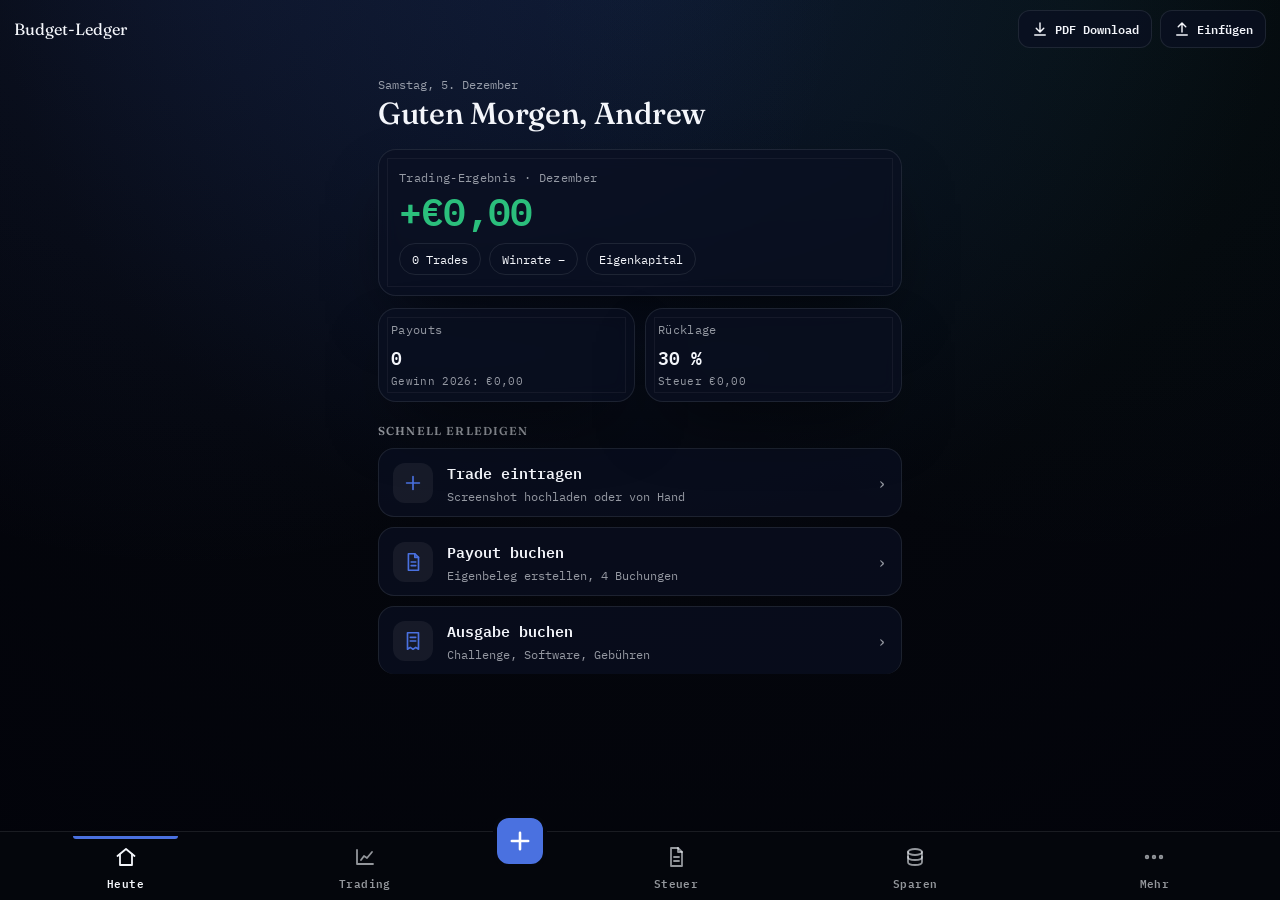
<file: app.html>
<!DOCTYPE html>
<html lang="de">
<head>
<meta charset="UTF-8">
<script>
  (function(){
    try{
      var t = localStorage.getItem('sparrechner_theme_v1');
      if(t && t !== 'midnight') document.documentElement.setAttribute('data-theme', t);
    }catch(e){}
  })();
</script>
<meta name="viewport" content="width=device-width, initial-scale=1.0, viewport-fit=cover">
<title>Budget-Ledger</title>
<link rel="manifest" href="manifest.json">
<meta name="theme-color" content="#04060c">
<link rel="icon" href="icon-192.png">
<link rel="apple-touch-icon" href="apple-touch-icon.png">
<meta name="apple-mobile-web-app-capable" content="yes">
<meta name="apple-mobile-web-app-status-bar-style" content="black-translucent">
<meta name="apple-mobile-web-app-title" content="Budget-Ledger">
<link rel="preconnect" href="https://fonts.googleapis.com">
<link href="https://fonts.googleapis.com/css2?family=Fraunces:opsz,wght@9..144,400;9..144,500;9..144,600&family=IBM+Plex+Mono:wght@400;500;600&display=swap" rel="stylesheet">
<link rel="stylesheet" href="style.css">
<style>
html,body{height:100%;margin:0}
body{padding:0 !important;overflow:hidden}
.shell{display:flex;flex-direction:column;height:100vh;height:100dvh;padding-top:env(safe-area-inset-top)}
.stage{position:relative;flex:1;min-height:0}
.view{position:absolute;inset:0;width:100%;height:100%;border:0;visibility:hidden;pointer-events:none;overflow-y:auto;-webkit-overflow-scrolling:touch}
iframe.view{overflow:hidden;background:transparent}
.view.on{visibility:visible;pointer-events:auto}
.pad{max-width:560px;margin:0 auto;padding:22px 18px 28px}
.small{font-size:.78rem;color:var(--ink-soft);margin:0 0 4px}
h1.greet{font-family:'Fraunces',serif;font-weight:500;font-size:1.9rem;margin:0 0 18px;line-height:1.15;letter-spacing:-.01em}
.card{background:var(--card);backdrop-filter:blur(10px);-webkit-backdrop-filter:blur(10px);border:1px solid var(--card-line);border-radius:18px;padding:16px}
.lbl{margin:0;font-size:.72rem;color:var(--ink-soft);letter-spacing:.03em}
.hero{padding:20px;margin-bottom:12px}
.big{margin:6px 0 12px;font-size:2.4rem;font-weight:600;letter-spacing:-.02em;line-height:1.05}
.pos{color:var(--sage)}.neg{color:var(--danger)}
.chips{display:flex;flex-wrap:wrap;gap:8px}
.chip{display:inline-flex;align-items:center;border:1px solid var(--card-line);border-radius:99px;padding:7px 12px;font-size:.78rem;white-space:nowrap}
.minis{display:grid;grid-template-columns:repeat(2,1fr);gap:10px;margin-bottom:6px}
.mini{padding:13px 12px}
.val{margin:5px 0 2px;font-size:1.15rem;font-weight:600;white-space:nowrap}
.sub{margin:0;font-size:.68rem;color:var(--ink-soft);overflow:hidden;text-overflow:ellipsis;white-space:nowrap}
h2.sec{font-size:.72rem;letter-spacing:.1em;text-transform:uppercase;color:var(--ink-soft);margin:22px 0 10px;font-weight:600}
.row{display:flex;align-items:center;gap:14px;width:100%;box-sizing:border-box;text-align:left;font:inherit;color:inherit;background:var(--card);border:1px solid var(--card-line);border-radius:16px;padding:12px 14px;margin-bottom:10px;cursor:pointer;min-height:64px}
.row .ic{width:40px;height:40px;border-radius:12px;background:rgba(255,255,255,.06);color:var(--brass);display:flex;align-items:center;justify-content:center;flex:none}
.row b{display:block;font-size:.92rem;font-weight:600}
.row small{display:block;font-size:.72rem;color:var(--ink-soft);margin-top:3px}
.row .go{margin-left:auto;color:var(--ink-soft);flex:none}
.sw{display:flex;gap:12px;margin:4px 0 8px}
.sw button{width:44px;height:44px;border-radius:50%;border:2px solid var(--card-line);cursor:pointer;padding:0}
.sw button.on{border-color:var(--ink)}
a.row{text-decoration:none}
.tabbar{display:flex;border-top:1px solid var(--card-line);background:var(--bg);padding:4px 6px calc(6px + env(safe-area-inset-bottom));flex:none}
.tab{flex:1;display:flex;flex-direction:column;align-items:center;gap:4px;background:none;border:0;color:var(--ink-soft);font:600 10.5px 'IBM Plex Mono',monospace;letter-spacing:.04em;padding:9px 0 2px;min-height:56px;position:relative;cursor:pointer}
.tab.on{color:var(--ink)}
.tab.on::before{content:"";position:absolute;top:0;left:28%;right:28%;height:3px;border-radius:0 0 3px 3px;background:var(--brass)}
svg{flex:none}
.topbar{display:flex;align-items:center;justify-content:space-between;padding:10px 14px 6px;flex:none;gap:10px}
.topbar .brand{font-family:'Fraunces',serif;font-size:1.02rem}
.tbtns{display:flex;gap:8px;margin-left:auto}
@media (max-width:400px){.topbar .brand{display:none}.tbtns{width:100%}.tbtn{flex:1;justify-content:center}}
.tbtn{position:relative;display:inline-flex;align-items:center;gap:6px;height:38px;padding:0 12px;border:1px solid var(--card-line);border-radius:12px;background:var(--card);color:var(--ink);font:600 .74rem 'IBM Plex Mono',monospace;cursor:pointer}
.tbtn .dot{position:absolute;top:-4px;right:-4px;width:12px;height:12px;border-radius:50%;background:var(--danger);border:2px solid var(--bg)}
.banner{margin:2px 14px 8px;padding:11px 14px;border:1px solid var(--brass);border-radius:14px;background:var(--card);font-size:.78rem;line-height:1.4;display:flex;gap:10px;align-items:center;flex-wrap:wrap;flex:none}
.banner .bb{margin-left:auto;display:flex;gap:8px}
.banner button{font:600 .74rem 'IBM Plex Mono',monospace;height:36px;padding:0 12px;border-radius:10px;border:1px solid var(--card-line);background:transparent;color:var(--ink);cursor:pointer}
.banner button.pri{background:var(--brass);border-color:var(--brass);color:#fff}
.tab.plus{flex:none;width:72px;padding-top:0}
.plusbtn{width:54px;height:54px;border-radius:16px;background:var(--brass);color:#fff;border:4px solid var(--bg);margin-top:-22px;display:flex;align-items:center;justify-content:center}
.qa{position:fixed;inset:0;z-index:50;display:flex;align-items:flex-end;justify-content:center}
[hidden]{display:none !important}
.qa[hidden]{display:none}
.qa .scrim{position:absolute;inset:0;background:rgba(0,0,0,.62);border:0;padding:0;cursor:default}
.qa .sheet{position:relative;width:100%;max-width:560px;max-height:92vh;overflow-y:auto;background:var(--bg);border:1px solid var(--card-line);border-radius:22px 22px 0 0;padding:22px 18px calc(22px + env(safe-area-inset-bottom));display:flex;flex-direction:column;gap:12px}
.qa h3{font-size:.7rem;letter-spacing:.14em;text-transform:uppercase;color:var(--ink-soft);margin:0}
.qtiles{display:grid;grid-template-columns:1fr 1fr;gap:10px}
.qtile{display:flex;flex-direction:column;align-items:flex-start;gap:10px;padding:14px;background:var(--card);border:1px solid var(--card-line);border-radius:14px;color:var(--ink);font:inherit;text-align:left;cursor:pointer;min-height:96px}
.qtile svg{color:var(--brass)}.qtile b{font-size:.95rem}.qtile small{display:block;font-size:.68rem;color:var(--ink-soft);margin-top:3px}
.qbtn{height:52px;border-radius:12px;border:1px solid var(--card-line);background:transparent;color:var(--ink);font:600 .9rem 'IBM Plex Mono',monospace;display:flex;align-items:center;justify-content:center;gap:8px;cursor:pointer}
.qbtn.pri{background:var(--brass);border-color:var(--brass);color:#fff}
.qbtn.danger{border-color:var(--danger);color:var(--danger)}
.rline{display:flex;justify-content:space-between;gap:10px;padding:9px 0;border-bottom:1px dashed var(--card-line);font-size:.82rem}
.rline small{color:var(--ink-soft)}
.stoast{position:fixed;left:50%;bottom:calc(92px + env(safe-area-inset-bottom));transform:translate(-50%,24px);opacity:0;pointer-events:none;background:var(--bg);color:var(--ink);border:1px solid var(--card-line);padding:11px 16px;border-radius:12px;font-size:.8rem;z-index:60;max-width:88vw;text-align:center;transition:.2s}
.stoast.show{opacity:1;transform:translate(-50%,0)}
</style>
</head>
<body>
<div class="shell">
  <header class="topbar">
    <span class="brand">Budget-Ledger</span>
    <div class="tbtns">
      <button class="tbtn" id="btnBackup" type="button" aria-label="PDF Download: Backup aller Daten"><svg width="18" height="18" viewBox="0 0 24 24" fill="none" stroke="currentColor" stroke-width="1.9" stroke-linecap="round" stroke-linejoin="round" aria-hidden="true"><path d="M12 4v11M7 11l5 5 5-5M5 20h14"/></svg>PDF Download<i class="dot" id="dot" hidden></i></button>
      <button class="tbtn" id="btnRestore" type="button" aria-label="Backup einfügen"><svg width="18" height="18" viewBox="0 0 24 24" fill="none" stroke="currentColor" stroke-width="1.9" stroke-linecap="round" stroke-linejoin="round" aria-hidden="true"><path d="M12 16V5M7 9l5-5 5 5M5 20h14"/></svg>Einfügen</button>
      <input type="file" id="restoreFile" accept="application/pdf,.pdf" hidden>
    </div>
  </header>
  <div class="banner" id="banner" hidden role="status"><span id="bannerTxt"></span><span class="bb"><button type="button" id="bnLater">Später</button><button type="button" class="pri" id="bnNow">Jetzt sichern</button></span></div>
  <main class="stage" id="stage">
    <section class="view on" id="v-heute" aria-label="Heute"><div class="pad">
      <p class="small" id="h-date">&nbsp;</p>
      <h1 class="greet" id="h-greet">Hallo, Andrew</h1>
      <div class="card hero">
        <p class="lbl" id="h-lbl">Trading-Ergebnis</p>
        <p class="big" id="h-pnl">–</p>
        <div class="chips"><span class="chip" id="h-n">–</span><span class="chip" id="h-wr">–</span><span class="chip" id="h-acc">–</span></div>
      </div>
      <div class="minis">
        <div class="card mini"><p class="lbl">Payouts</p><p class="val" id="h-pay">–</p><p class="sub" id="h-pay2">&nbsp;</p></div>
        <div class="card mini"><p class="lbl">Rücklage</p><p class="val" id="h-res">–</p><p class="sub" id="h-res2">&nbsp;</p></div>
      </div>
      <h2 class="sec">Schnell erledigen</h2>
      <button class="row" type="button" data-act="trade"><span class="ic"><svg width="22" height="22" viewBox="0 0 24 24" fill="none" stroke="currentColor" stroke-width="1.8" stroke-linecap="round" stroke-linejoin="round" aria-hidden="true"><path d="M12 5v14M5 12h14"/></svg></span><span><b>Trade eintragen</b><small>Screenshot hochladen oder von Hand</small></span><span class="go">›</span></button>
      <button class="row" type="button" data-act="payout"><span class="ic"><svg width="22" height="22" viewBox="0 0 24 24" fill="none" stroke="currentColor" stroke-width="1.8" stroke-linecap="round" stroke-linejoin="round" aria-hidden="true"><path d="M7 3h7l4 4v14H7z"/><path d="M14 3v4h4M10 12h5M10 16h5"/></svg></span><span><b>Payout buchen</b><small>Eigenbeleg erstellen, 4 Buchungen</small></span><span class="go">›</span></button>
      <button class="row" type="button" data-act="ausgabe"><span class="ic"><svg width="22" height="22" viewBox="0 0 24 24" fill="none" stroke="currentColor" stroke-width="1.8" stroke-linecap="round" stroke-linejoin="round" aria-hidden="true"><path d="M6 3h12v18l-3-2-3 2-3-2-3 2z"/><path d="M9 8h6M9 12h6"/></svg></span><span><b>Ausgabe buchen</b><small>Challenge, Software, Gebühren</small></span><span class="go">›</span></button>
    </div></section>
    <iframe class="view" id="f-trading" title="Trading Journal" data-src="trading-journal.html?embed=1"></iframe>
    <iframe class="view" id="f-steuer" title="Steuer-Cockpit" data-src="steuer-cockpit.html?embed=1"></iframe>
    <iframe class="view" id="f-sparen" title="Sparrechner" data-src="index.html?embed=1"></iframe>
    <section class="view" id="v-mehr" aria-label="Mehr"><div class="pad">
      <h1 class="greet">Mehr</h1>
      <h2 class="sec" style="margin-top:0">Farbschema</h2>
      <div class="sw" id="sw">
        <button type="button" data-t="midnight" title="Mitternacht" aria-label="Mitternacht" style="background:#4a71e0"></button>
        <button type="button" data-t="redblack" title="Rot-Schwarz" aria-label="Rot-Schwarz" style="background:#e0394a"></button>
        <button type="button" data-t="emerald" title="Smaragd" aria-label="Smaragd" style="background:#22b47a"></button>
        <button type="button" data-t="amber" title="Bernstein" aria-label="Bernstein" style="background:#d99a3c"></button>
      </div>
      <h2 class="sec">Weiteres</h2>
      <button class="row" type="button" data-act="anleitung"><span class="ic"><svg width="22" height="22" viewBox="0 0 24 24" fill="none" stroke="currentColor" stroke-width="1.8" stroke-linecap="round" stroke-linejoin="round" aria-hidden="true"><circle cx="12" cy="12" r="9"/><path d="M9.6 9.5a2.5 2.5 0 1 1 3.4 2.3c-.7.3-1 .8-1 1.5M12 16.5v.1"/></svg></span><span><b>Anleitung</b><small>Was jede Funktion macht, mit Suche</small></span><span class="go">›</span></button>
      <a class="row" href="start.html?klassisch=1"><span class="ic"><svg width="22" height="22" viewBox="0 0 24 24" fill="none" stroke="currentColor" stroke-width="1.8" stroke-linecap="round" stroke-linejoin="round" aria-hidden="true"><path d="M4 7h16M4 12h16M4 17h16"/></svg></span><span><b>Klassische Ansicht</b><small>Die bisherige Startseite mit Menü</small></span><span class="go">›</span></a>
      <h2 class="sec">App</h2>
      <button class="row" type="button" id="btnForce"><span class="ic"><svg width="22" height="22" viewBox="0 0 24 24" fill="none" stroke="currentColor" stroke-width="1.8" stroke-linecap="round" stroke-linejoin="round" aria-hidden="true"><path d="M20 12a8 8 0 1 1-2.5-5.8M20 4v5h-5"/></svg></span><span><b>Update erzwingen</b><small id="verTxt">Version</small></span><span class="go">›</span></button>

    </div></section>
    <iframe class="view" id="f-anleitung" title="Anleitung" data-src="anleitung.html?embed=1"></iframe>
  </main>
  <nav class="tabbar" aria-label="Hauptmenü">
    <button class="tab on" type="button" data-go="heute"><svg width="24" height="24" viewBox="0 0 24 24" fill="none" stroke="currentColor" stroke-width="1.8" stroke-linecap="round" stroke-linejoin="round" aria-hidden="true"><path d="M3.5 11 12 4l8.5 7"/><path d="M6 9.5V20h12V9.5"/></svg>Heute</button>
    <button class="tab" type="button" data-go="trading"><svg width="24" height="24" viewBox="0 0 24 24" fill="none" stroke="currentColor" stroke-width="1.8" stroke-linecap="round" stroke-linejoin="round" aria-hidden="true"><path d="M4 19V5M4 19h16"/><path d="M8 15l3-4 3 2 5-6"/></svg>Trading</button>
    <button class="tab plus" type="button" id="qaBtn" aria-label="Schnell erfassen"><span class="plusbtn"><svg width="28" height="28" viewBox="0 0 24 24" fill="none" stroke="currentColor" stroke-width="2.2" stroke-linecap="round" aria-hidden="true"><path d="M12 5v14M5 12h14"/></svg></span></button>
    <button class="tab" type="button" data-go="steuer"><svg width="24" height="24" viewBox="0 0 24 24" fill="none" stroke="currentColor" stroke-width="1.8" stroke-linecap="round" stroke-linejoin="round" aria-hidden="true"><path d="M7 3h7l4 4v14H7z"/><path d="M14 3v4h4M10 12h5M10 16h5"/></svg>Steuer</button>
    <button class="tab" type="button" data-go="sparen"><svg width="24" height="24" viewBox="0 0 24 24" fill="none" stroke="currentColor" stroke-width="1.8" stroke-linecap="round" stroke-linejoin="round" aria-hidden="true"><ellipse cx="12" cy="7" rx="7" ry="3"/><path d="M5 7v5c0 1.7 3.1 3 7 3s7-1.3 7-3V7"/><path d="M5 12v5c0 1.7 3.1 3 7 3s7-1.3 7-3v-5"/></svg>Sparen</button>
    <button class="tab" type="button" data-go="mehr"><svg width="24" height="24" viewBox="0 0 24 24" fill="none" stroke="currentColor" stroke-width="1.8" stroke-linecap="round" stroke-linejoin="round" aria-hidden="true"><circle cx="5" cy="12" r="1.3"/><circle cx="12" cy="12" r="1.3"/><circle cx="19" cy="12" r="1.3"/></svg>Mehr</button>
  </nav>
</div>
<div class="qa" id="qa" hidden role="dialog" aria-modal="true" aria-label="Schnell erfassen">
  <button class="scrim" type="button" id="qaScrim" aria-label="Schließen"></button>
  <div class="sheet">
    <h3>Schnell erfassen</h3>
    <div class="qtiles">
      <button class="qtile" type="button" data-qa="trade"><svg width="24" height="24" viewBox="0 0 24 24" fill="none" stroke="currentColor" stroke-width="1.8" stroke-linecap="round" stroke-linejoin="round" aria-hidden="true"><path d="M4 19V5M4 19h16"/><path d="M8 15l3-4 3 2 5-6"/></svg><span><b>Trade</b><small>Konto wählen</small></span></button>
      <button class="qtile" type="button" data-qa="payout"><svg width="24" height="24" viewBox="0 0 24 24" fill="none" stroke="currentColor" stroke-width="1.8" stroke-linecap="round" stroke-linejoin="round" aria-hidden="true"><circle cx="12" cy="12" r="8.5"/><path d="M12 7v10M9.5 9.5c0-1.2 1.2-1.8 2.5-1.8s2.5.6 2.5 1.8c0 2.4-5 1.2-5 3.6 0 1.2 1.2 1.8 2.5 1.8s2.5-.6 2.5-1.8"/></svg><span><b>Payout</b><small>Beleg buchen</small></span></button>
      <button class="qtile" type="button" data-qa="ausgabe"><svg width="24" height="24" viewBox="0 0 24 24" fill="none" stroke="currentColor" stroke-width="1.8" stroke-linecap="round" stroke-linejoin="round" aria-hidden="true"><path d="M6 3h12v18l-3-2-3 2-3-2-3 2z"/><path d="M9 8h6M9 12h6"/></svg><span><b>Ausgabe</b><small>Challenge, Software</small></span></button>
      <button class="qtile" type="button" data-qa="auszahlung"><svg width="24" height="24" viewBox="0 0 24 24" fill="none" stroke="currentColor" stroke-width="1.8" stroke-linecap="round" stroke-linejoin="round" aria-hidden="true"><ellipse cx="12" cy="7" rx="7" ry="3"/><path d="M5 7v5c0 1.7 3.1 3 7 3s7-1.3 7-3V7"/><path d="M5 12v5c0 1.7 3.1 3 7 3s7-1.3 7-3v-5"/></svg><span><b>Auszahlung</b><small>am Prop-Konto</small></span></button>
    </div>
    <button class="qbtn pri" type="button" data-qa="scan"><svg width="20" height="20" viewBox="0 0 24 24" fill="none" stroke="currentColor" stroke-width="1.9" stroke-linecap="round" stroke-linejoin="round" aria-hidden="true"><path d="M4 8h3l1.5-2h7L17 8h3v11H4z"/><circle cx="12" cy="13" r="3.5"/></svg>Screenshot scannen</button>
    <button class="qbtn" type="button" id="qaCancel">Abbrechen</button>
  </div>
</div>
<div class="qa" id="rmodal" hidden role="dialog" aria-modal="true" aria-label="Backup einfügen">
  <button class="scrim" type="button" id="rScrim" aria-label="Schließen"></button>
  <div class="sheet">
    <h3>Backup einfügen</h3>
    <div id="rBody"></div>
    <button class="qbtn pri" type="button" id="rMerge">Ergänzen (nur Fehlendes)</button>
    <button class="qbtn danger" type="button" id="rReplace">Alles ersetzen</button>
    <button class="qbtn" type="button" id="rCancel">Abbrechen</button>
  </div>
</div>
<div class="stoast" id="stoast" role="status"></div>
<script>
const $ = id => document.getElementById(id);
const VIEWS = { heute:'v-heute', trading:'f-trading', steuer:'f-steuer', sparen:'f-sparen', mehr:'v-mehr', anleitung:'f-anleitung' };
const FR = { trading:$('f-trading'), steuer:$('f-steuer'), sparen:$('f-sparen'), anleitung:$('f-anleitung') };
const THEME_KEY = 'sparrechner_theme_v1';
let cur = 'heute';
const W = k => { try{ return FR[k].contentWindow; }catch(e){ return null; } };
const fmt = n => n.toLocaleString('de-DE', { minimumFractionDigits:2, maximumFractionDigits:2 });
const eur = n => '€' + fmt(n);
const signed = n => (n >= 0 ? '+' : '−') + eur(Math.abs(n));

function load(k){ const f = FR[k]; if (f && !f.getAttribute('src')){ const u = new URLSearchParams(location.search).get('u'); f.setAttribute('src', f.dataset.src + (u ? '&u=' + encodeURIComponent(u) : '')); } }
function go(k){
  if (!VIEWS[k]) k = 'heute';
  cur = k; load(k);
  Object.entries(VIEWS).forEach(([n, id]) => $(id).classList.toggle('on', n === k));
  document.querySelectorAll('.tab').forEach(t => t.classList.toggle('on', t.dataset.go === (k === 'anleitung' ? 'mehr' : k)));
  if (k === 'heute') refresh();
  try{ history.replaceState(null, '', '#' + k); }catch(e){}
}
function greet(){
  const d = new Date(), h = d.getHours();
  $('h-greet').textContent = (h < 11 ? 'Guten Morgen' : h < 18 ? 'Guten Tag' : 'Guten Abend') + ', Andrew';
  $('h-date').textContent = d.toLocaleDateString('de-DE', { weekday:'long', day:'numeric', month:'long' });
}
function refresh(){
  greet();
  const now = new Date(), y = String(now.getFullYear()), ym = y + '-' + String(now.getMonth() + 1).padStart(2, '0');
  const month = now.toLocaleDateString('de-DE', { month:'long' });
  try{   // Trading: Ergebnis des laufenden Monats im aktiven Konto
    const w = W('trading'), list = w.activeTrades().filter(t => (t.date || '').startsWith(ym)), s = w.stats(list);
    $('h-lbl').textContent = 'Trading-Ergebnis · ' + month;
    $('h-pnl').textContent = signed(s.pnl || 0); $('h-pnl').className = 'big ' + ((s.pnl || 0) < 0 ? 'neg' : 'pos');
    $('h-n').textContent = s.n + (s.n === 1 ? ' Trade' : ' Trades');
    $('h-wr').textContent = s.wr === null || s.wr === undefined ? 'Winrate –' : 'Winrate ' + fmt(s.wr).replace(',00', '') + ' %';
    $('h-acc').textContent = w.activeAccount().name || 'Konto';
  }catch(e){ $('h-pnl').textContent = '–'; $('h-n').textContent = 'Journal wird geladen …'; }
  try{   // Steuer-Cockpit: Payouts, Gewinn, empfohlene Rücklage
    const w = W('steuer'), d = w.yearData(y), t = w.taxFor(d.profit), n = d.list.filter(e => e.cat === 'Payout').length;
    $('h-pay').textContent = String(n); $('h-pay2').textContent = 'Gewinn ' + y + ': ' + eur(d.profit);
    $('h-res').textContent = t.reserve + ' %'; $('h-res2').textContent = 'Steuer ' + eur(t.total);
  }catch(e){ $('h-pay').textContent = '–'; $('h-res').textContent = '–'; }
}
function act(a){
  if (a === 'trade'){ go('trading'); setTimeout(() => { try{ W('trading').openForm(); }catch(e){} }, 250); }
  else if (a === 'payout' || a === 'ausgabe'){ go('steuer'); setTimeout(() => { try{ W('steuer').showTab(a); }catch(e){} }, 250); }
  else if (a === 'anleitung') go('anleitung');
}
function setTheme(t){
  try{ localStorage.setItem(THEME_KEY, t); }catch(e){}
  const apply = doc => { if (!t || t === 'midnight') doc.documentElement.removeAttribute('data-theme'); else doc.documentElement.setAttribute('data-theme', t); };
  apply(document);
  Object.keys(FR).forEach(k => { try{ apply(FR[k].contentDocument); }catch(e){} });
  document.querySelectorAll('#sw button').forEach(b => b.classList.toggle('on', b.dataset.t === (t || 'midnight')));
}
document.querySelectorAll('.tab').forEach(b => b.addEventListener('click', () => go(b.dataset.go)));
document.querySelectorAll('[data-act]').forEach(b => b.addEventListener('click', () => act(b.dataset.act)));
document.querySelectorAll('#sw button').forEach(b => b.addEventListener('click', () => setTheme(b.dataset.t)));
['trading','steuer','sparen'].forEach(k => { FR[k].addEventListener('load', () => { setTimeout(refresh, 700); }); load(k); });
FR.anleitung.addEventListener('load', () => { try{ const t = localStorage.getItem(THEME_KEY); if (t && t !== 'midnight') FR.anleitung.contentDocument.documentElement.setAttribute('data-theme', t); }catch(e){} });
setInterval(() => { if (cur === 'heute') refresh(); }, 2500);
setTheme((function(){ try{ return localStorage.getItem(THEME_KEY) || 'midnight'; }catch(e){ return 'midnight'; } })());
go((location.hash || '#heute').slice(1));

/* ===================== Schnell erfassen ===================== */
const qa = $('qa');
function openQA(){ qa.hidden = false; }
function closeQA(){ qa.hidden = true; }
function quick(a){
  closeQA();
  if (a === 'scan'){ go('trading'); try{ const w = W('trading'); w.openForm(); w.document.getElementById('fFile').click(); }catch(e){} return; }
  if (a === 'trade'){ go('trading'); setTimeout(() => { try{ W('trading').openForm(); }catch(e){} }, 150); }
  else if (a === 'payout' || a === 'ausgabe'){ go('steuer'); setTimeout(() => { try{ W('steuer').showTab(a); }catch(e){} }, 150); }
  else if (a === 'auszahlung'){ go('trading'); setTimeout(() => { try{ const w = W('trading'); w.openAcctModal(w.activeAccount()); setTimeout(() => { const el = w.document.getElementById('payoutWrap'); if (el) el.scrollIntoView({ block:'center' }); }, 120); }catch(e){} }, 150); }
}
$('qaBtn').addEventListener('click', openQA);
$('qaScrim').addEventListener('click', closeQA); $('qaCancel').addEventListener('click', closeQA);
document.querySelectorAll('[data-qa]').forEach(b => b.addEventListener('click', () => quick(b.dataset.qa)));

/* ===================== Hinweise ===================== */
let tt;
function note(msg){ const t = $('stoast'); t.textContent = msg; t.classList.add('show'); clearTimeout(tt); tt = setTimeout(() => t.classList.remove('show'), 3200); }
const loadScript = src => new Promise((res, rej) => { const s = document.createElement('script'); s.src = src; s.onload = res; s.onerror = () => rej(new Error('Modul nicht ladbar')); document.head.appendChild(s); });
async function needJsPdf(){ if (!window.jspdf){ try{ await loadScript('jspdf.umd.min.js'); }catch(e){ await loadScript('https://cdnjs.cloudflare.com/ajax/libs/jspdf/2.5.1/jspdf.umd.min.js'); } } return window.jspdf.jsPDF; }

/* ===================== Daten sammeln ===================== */
const LS_PREFIX = ['afx_', 'sparrechner_', 'andrewfxtd-'];
const K = { acc:'afx_accounts', act:'afx_active_account', cp:'andrewfxtd-steuer-cockpit-v1', mon:'sparrechner_months_v1', wd:'sparrechner_withdrawals_v1' };
const collectLS = () => { const o = {}; for (let i = 0; i < localStorage.length; i++){ const k = localStorage.key(i); if (LS_PREFIX.some(p => k.startsWith(p))) o[k] = localStorage.getItem(k); } return o; };
async function ready(k){
  load(k);
  for (let i = 0; i < 100; i++){
    try{ const w = W(k); if (w && w.document.readyState === 'complete' && (k !== 'trading' || w.eval('!!(Store.idb || Store.mode === "mem")'))) return w; }catch(e){}
    await new Promise(r => setTimeout(r, 100));
  }
  throw new Error('Seite nicht bereit');
}
async function gather(){
  const jw = await ready('trading');
  return { v:1, app:'Budget-Ledger', created:new Date().toISOString(), ls:collectLS(), trades:JSON.parse(JSON.stringify(jw.eval('S.trades'))) };
}
const J = (p, k, d) => { try{ const v = JSON.parse(p.ls[k]); return v == null ? d : v; }catch(e){ return d; } };
function summarize(p){
  const acc = J(p, K.acc, []), cp = J(p, K.cp, {}), mon = J(p, K.mon, []), wd = J(p, K.wd, []);
  return { accounts:acc.length, trades:(p.trades || []).length, shots:(p.trades || []).reduce((s, t) => s + (t.shots || []).length, 0), payouts:acc.reduce((s, a) => s + (a.payouts || []).length, 0), entries:(cp.journal || []).length, firms:Object.keys(cp.firms || {}).length, months:mon.length, wd:wd.length };
}
function hasData(p){ const s = summarize(p); return s.trades + s.entries + s.months + s.wd > 0 || s.accounts > 1; }

/* ===================== Backup-PDF (lesbar + Datenanhang) ===================== */
async function gzip(bytes){ if (typeof CompressionStream === 'undefined') return null; const cs = new CompressionStream('gzip'), w = cs.writable.getWriter(); w.write(bytes); w.close(); return new Uint8Array(await new Response(cs.readable).arrayBuffer()); }
async function gunzip(bytes){ const ds = new DecompressionStream('gzip'), w = ds.writable.getWriter(); w.write(bytes); w.close(); return new Uint8Array(await new Response(ds.readable).arrayBuffer()); }
const enc = s => new TextEncoder().encode(s);
async function embedData(pdfBuf, json){
  const u8 = new Uint8Array(pdfBuf);
  const tail = new TextDecoder('latin1').decode(u8.slice(Math.max(0, u8.length - 2048)));
  const sx = [...tail.matchAll(/startxref\s+(\d+)\s+%%EOF/g)].pop(), size = /\/Size\s+(\d+)/.exec(tail), root = /\/Root\s+(\d+)\s+0\s+R/.exec(tail), info = /\/Info\s+(\d+)\s+0\s+R/.exec(tail);
  if (!sx || !size || !root) throw new Error('PDF-Aufbau nicht erkannt');
  let data = enc(json), flag = 0; const z = await gzip(data); if (z){ data = z; flag = 1; }
  const n = parseInt(size[1]), head = enc('\n' + n + ' 0 obj\n<< /Type /EmbeddedFile /Length ' + data.length + ' /BLBK ' + flag + ' >>\nstream\n'), foot = enc('\nendstream\nendobj\n');
  const off = u8.length + head.length - head.length;      // Objekt beginnt nach dem führenden Zeilenumbruch
  const objStart = u8.length + 1, xrefStart = u8.length + head.length + data.length + foot.length;
  const entry = String(objStart).padStart(10, '0') + ' 00000 n \n';
  const trailer = enc('xref\n' + n + ' 1\n' + entry + 'trailer\n<< /Size ' + (n + 1) + ' /Root ' + root[1] + ' 0 R' + (info ? ' /Info ' + info[1] + ' 0 R' : '') + ' /Prev ' + sx[1] + ' >>\nstartxref\n' + xrefStart + '\n%%EOF\n');
  const out = new Uint8Array(u8.length + head.length + data.length + foot.length + trailer.length); let o = 0;
  [u8, head, data, foot, trailer].forEach(part => { out.set(part, o); o += part.length; });
  return out;
}
async function extractData(buf){
  const u8 = new Uint8Array(buf), s = new TextDecoder('latin1').decode(u8);
  const m = /\/Type \/EmbeddedFile \/Length (\d+) \/BLBK ([01]) >>\nstream\n/.exec(s); if (!m) return null;
  const start = m.index + m[0].length; let bytes = u8.slice(start, start + parseInt(m[1]));
  if (m[2] === '1') bytes = await gunzip(bytes);
  return JSON.parse(new TextDecoder().decode(bytes));
}
async function makeBackupPdf(p){
  const jsPDF = await needJsPdf(), doc = new jsPDF({ unit:'mm', format:'a4' });
  const W = 210, M = 14; let y = M;
  const P = v => String(v ?? '').replace(/−/g, '-').replace(/[^\x00-\xFF€–]/g, '');
  const T = (t, x, yy, sz = 9, st = 'normal', col = [20, 25, 35], opt) => { doc.setFont('helvetica', st); doc.setFontSize(sz); doc.setTextColor(...col); doc.text(P(t), x, yy, opt); };
  const need = h => { if (y + h > 282){ doc.addPage(); y = M + 4; } };
  const fit = (s, mw, sz, st = 'normal') => { s = P(s); doc.setFont('helvetica', st); doc.setFontSize(sz); if (doc.getTextWidth(s) <= mw) return s; while (s.length > 1 && doc.getTextWidth(s + '...') > mw) s = s.slice(0, -1); return s + '...'; };
  const h1 = t => { need(36); y += 4; T(t, M, y, 14, 'bold', [63, 97, 201]); y += 2.5; doc.setDrawColor(200); doc.setLineWidth(0.3); doc.line(M, y, W - M, y); y += 7; };
  const para = (t, col = [90, 100, 115]) => { doc.setFont('helvetica', 'normal'); doc.setFontSize(9); const l = doc.splitTextToSize(P(t), W - 2 * M); need(l.length * 4.4 + 2); doc.setTextColor(...col); doc.text(l, M, y); y += l.length * 4.4 + 2; };
  const table = (head, rows, widths, al) => {
    const hd = () => { doc.setFillColor(63, 97, 201); doc.rect(M, y - 4.6, W - 2 * M, 6.6, 'F'); let x = M; head.forEach((c, i) => { T(c, al[i] === 'r' ? x + widths[i] - 1.5 : x + 1.5, y, 8, 'bold', [255, 255, 255], { align: al[i] === 'r' ? 'right' : 'left' }); x += widths[i]; }); y += 6.2; };
    need(16); hd();
    rows.forEach((r, ri) => { if (y + 6 > 282){ doc.addPage(); y = M + 4; hd(); } if (ri % 2) { doc.setFillColor(244, 246, 250); doc.rect(M, y - 4.4, W - 2 * M, 5.8, 'F'); } let x = M; r.forEach((c, i) => { const col = typeof c === 'object' ? c.c : [20, 25, 35], txt = typeof c === 'object' ? c.t : c; T(fit(txt, widths[i] - 3, 8), al[i] === 'r' ? x + widths[i] - 1.5 : x + 1.5, y, 8, 'normal', col, { align: al[i] === 'r' ? 'right' : 'left' }); x += widths[i]; }); y += 5.8; });
    y += 3;
  };
  const num = s => { s = String(s ?? '').replace(/[^\d,.\-]/g, ''); if (s.includes(',')) s = s.replace(/\./g, '').replace(',', '.'); return parseFloat(s) || 0; };
  const fmt = n => n.toLocaleString('de-DE', { minimumFractionDigits: 2, maximumFractionDigits: 2 });
  const pos = [19, 140, 90], neg = [200, 50, 65];
  const s = summarize(p), acc = J(p, K.acc, []), cp = J(p, K.cp, {}), mon = J(p, K.mon, []), wd = J(p, K.wd, []), alloc = J(p, 'sparrechner_allocation_v1', {});
  const cur = p.ls.afx_cur || '$', created = new Date(p.created);

  T('Budget-Ledger · Backup', M, y + 4, 20, 'bold'); y += 12;
  T('Erstellt am ' + created.toLocaleDateString('de-DE') + ', ' + created.toLocaleTimeString('de-DE', { hour: '2-digit', minute: '2-digit' }) + ' Uhr', M, y, 10, 'normal', [100, 110, 125]); y += 9;
  para('So stellst du alles wieder her: In der App oben rechts „Einfügen" antippen und dieses PDF wählen. Du kannst fehlende Daten ergänzen oder alles ersetzen. Das PDF enthält am Ende einen unsichtbaren Datenanhang (auch die Screenshots). Bitte nicht in anderen Programmen bearbeiten oder neu speichern.');
  y += 2;
  h1('Inhalt dieses Backups');
  table(['Bereich', 'Inhalt', 'Anzahl'], [
    ['1 · Trading Journal', 'Konten', String(s.accounts)], ['', 'Trades', String(s.trades)], ['', 'Screenshots (nur im Datenanhang)', String(s.shots)], ['', 'Auszahlungen an Prop-Konten', String(s.payouts)],
    ['2 · Steuer-Cockpit', 'Buchungen (Payouts, Ausgaben)', String(s.entries)], ['', 'Propfirmen mit Adressen', String(s.firms)],
    ['3 · Sparrechner', 'Gespeicherte Monate', String(s.months)], ['', 'Entnahmen aus dem Spartopf', String(s.wd)],
    ['4 · Einstellungen', 'Farbschema, Währung, aktives Konto', 'ja']], [52, 100, 30], ['l', 'l', 'r']);

  h1('1 · Trading Journal');
  if (acc.length){ para('Konten'); table(['Konto', 'Firma / Phase', 'Start', 'Max. DD', 'Auszahlungen'], acc.map(a => [a.name || 'Konto', [a.firma, a.phase].filter(Boolean).join(' · ') || '-', a.startBalance ? cur + fmt(num(a.startBalance)) : '-', a.maxDd ? a.maxDd + ' %' : '-', String((a.payouts || []).length)]), [50, 60, 28, 20, 24], ['l', 'l', 'r', 'r', 'r']); }
  const names = {}; acc.forEach(a => names[a.id] = a.name || 'Konto');
  const trades = [...(p.trades || [])].sort((a, b) => (a.date + (a.time || '')).localeCompare(b.date + (b.time || '')));
  if (trades.length){
    para('Trades (nach Datum)');
    table(['Datum', 'Konto', 'Paar', 'Seite', 'Ergebnis', 'Gewinn/Verlust', 'Notiz'], trades.map(t => { const v = Math.abs(num(t.pnl)), sg = t.result === 'loss' ? -1 : t.result === 'win' ? 1 : 0, n = sg * v - Math.abs(num(t.commission)) + num(t.swap); return [t.date.split('-').reverse().join('.'), names[t.accountId] || '-', t.symbol || '-', t.direction === 'short' ? 'Short' : 'Long', t.result === 'win' ? 'Win' : t.result === 'loss' ? 'Loss' : 'BE', { t:(n >= 0 ? '+' : '-') + cur + fmt(Math.abs(n)), c:n >= 0 ? pos : neg }, t.notes || '']; }), [22, 30, 22, 14, 16, 28, 50], ['l', 'l', 'l', 'l', 'l', 'r', 'l']);
  } else para('Keine Trades gespeichert.');

  h1('2 · Steuer-Cockpit');
  const je = [...(cp.journal || [])].sort((a, b) => a.date.localeCompare(b.date));
  if (je.length){
    const tin = je.filter(e => e.type === 'in').reduce((x, e) => x + e.amount, 0), tout = je.filter(e => e.type === 'out').reduce((x, e) => x + e.amount, 0);
    para('Einnahmen gesamt: €' + fmt(tin) + '   ·   Ausgaben gesamt: €' + fmt(tout) + '   ·   Saldo: €' + fmt(tin - tout), [20, 25, 35]);
    table(['Datum', 'Beleg', 'Propfirma', 'Kategorie', 'Beschreibung', 'Betrag'], je.map(e => [e.date.split('-').reverse().join('.'), e.ref || '', e.firm || '', e.cat || '', e.desc || '', { t:(e.type === 'in' ? '+' : '-') + '€' + fmt(e.amount), c:e.type === 'in' ? pos : neg }]), [22, 24, 28, 32, 52, 24], ['l', 'l', 'l', 'l', 'l', 'r']);
  } else para('Keine Buchungen gespeichert.');
  para('Stammdaten (Gewerbedaten, Propfirma-Adressen, Geschäftskonto, Steuer-Einstellungen): im Datenanhang enthalten.');

  h1('3 · Sparrechner');
  const akeys = { wohnen:'Wohnen & Lebensmittel', selbst:'Für mich selbst', schulden:'Schulden', ziele:'Kurzfristige Ziele', investieren:'Investieren' };
  if (Object.keys(alloc).length) table(['Verteilung', 'Anteil'], Object.keys(akeys).filter(k => alloc[k] != null).map(k => [akeys[k], alloc[k] + ' %']), [100, 30], ['l', 'r']);
  if (mon.length) table(['Monat', 'Einkommen', 'Gespart'], [...mon].sort((a, b) => String(a.month).localeCompare(String(b.month))).map(m => [String(m.month), '€' + fmt(num(m.income)), '€' + fmt(num(m.actualSaved))]), [50, 40, 40], ['l', 'r', 'r']); else para('Keine gespeicherten Monate.');
  if (wd.length) table(['Entnahme (Einträge aus dem Spartopf)'], wd.map(w => [Object.entries(w).filter(([k]) => k !== 'id').map(([k, v]) => k + ': ' + v).join('  ·  ')]), [W - 2 * M], ['l']); else para('Keine Entnahmen.');

  const pages = doc.getNumberOfPages();
  for (let i = 1; i <= pages; i++){ doc.setPage(i); T('Budget-Ledger · Backup · Seite ' + i + '/' + pages, W / 2, 290, 8, 'normal', [120, 125, 135], { align: 'center' }); }
  doc.setProperties({ title: 'Budget-Ledger Backup', creator: 'Budget-Ledger' });
  return embedData(doc.output('arraybuffer'), JSON.stringify(p));
}
async function shareOrDownload(bytes, name){
  const blob = new Blob([bytes], { type: 'application/pdf' }), file = new File([blob], name, { type: 'application/pdf' });
  if (matchMedia('(max-width:820px)').matches && navigator.canShare && navigator.canShare({ files: [file] })){
    try{ await navigator.share({ files: [file], title: name }); return true; }catch(e){ if (e.name === 'AbortError') return false; }
  }
  const u = URL.createObjectURL(blob), a = document.createElement('a'); a.href = u; a.download = name; document.body.appendChild(a); a.click(); a.remove(); setTimeout(() => URL.revokeObjectURL(u), 4000); return true;
}
async function doBackup(){
  const b = $('btnBackup'); b.disabled = true;
  try{
    const p = await gather(), bytes = await makeBackupPdf(p), d = new Date(), name = 'Budget-Ledger_Backup_' + d.getFullYear() + '-' + String(d.getMonth() + 1).padStart(2, '0') + '-' + String(d.getDate()).padStart(2, '0') + '.pdf';
    if (await shareOrDownload(bytes, name)){ try{ localStorage.setItem('bl_backup_last', String(Date.now())); localStorage.removeItem('bl_backup_snooze'); }catch(e){} checkReminder(); note('Backup gespeichert ✓'); }
  }catch(e){ note('Backup nicht möglich: ' + (e && e.message ? e.message : e)); }
  finally{ b.disabled = false; }
}

/* ===================== Einfügen (Wiederherstellen) ===================== */
let pending = null;
async function openRestore(file){
  try{
    const p = await extractData(await file.arrayBuffer());
    if (!p || !p.ls) return note('In diesem PDF sind keine Backup-Daten. Nur PDFs aus „PDF Download" lassen sich einfügen.');
    const cur = await gather(), s = summarize(p), ids = new Set(cur.trades.map(t => t.id)), cpCur = J(cur, K.cp, {}), cpIds = new Set((cpCur.journal || []).map(e => e.id)), monCur = new Set(J(cur, K.mon, []).map(m => m.month));
    const nt = (p.trades || []).filter(t => !ids.has(t.id)).length, ne = (J(p, K.cp, {}).journal || []).filter(e => !cpIds.has(e.id)).length, nm = J(p, K.mon, []).filter(m => !monCur.has(m.month)).length;
    const d = new Date(p.created), line = (a, b, c) => '<div class="rline"><span>' + a + '</span><span>' + b + (c ? ' <small>' + c + '</small>' : '') + '</span></div>';
    $('rBody').innerHTML = '<p class="small">Backup vom ' + d.toLocaleDateString('de-DE') + ', ' + d.toLocaleTimeString('de-DE', { hour:'2-digit', minute:'2-digit' }) + ' Uhr</p>'
      + line('Trading Journal', s.accounts + ' Konten · ' + s.trades + ' Trades', nt + ' neu') + line('Screenshots', String(s.shots), '') + line('Steuer-Cockpit', s.entries + ' Buchungen', ne + ' neu') + line('Sparrechner', s.months + ' Monate · ' + s.wd + ' Entnahmen', nm + ' Monate neu');
    pending = p; $('rReplace').textContent = 'Alles ersetzen'; $('rReplace').dataset.sure = ''; $('rmodal').hidden = false;
  }catch(e){ note('Datei nicht lesbar: ' + (e && e.message ? e.message : e)); }
}
const byKey = (a, b, f) => { const seen = new Set(a.map(f)); return a.concat(b.filter(x => !seen.has(f(x)))); };
async function applyRestore(mode){
  const p = pending; if (!p) return; $('rmodal').hidden = true;
  try{
    const jw = await ready('trading'), St = jw.eval('Store'), cur = collectLS(), have = new Set(jw.eval('S.trades.map(t => t.id)')), rep = mode === 'replace';
    // Trades über das Journal selbst speichern (IndexedDB)
    if (rep){ for (const t of jw.eval('S.trades.slice()')) await St.del(t); }
    for (const t of (p.trades || [])) if (rep || !have.has(t.id)) await St.put(JSON.parse(JSON.stringify(t)));
    // Einstellungen & Daten der Seiten
    const out = {};
    if (rep){ Object.keys(cur).forEach(k => localStorage.removeItem(k)); Object.assign(out, p.ls); }
    else {
      Object.assign(out, cur);
      Object.keys(p.ls).forEach(k => {
        const a = (() => { try{ return JSON.parse(cur[k]); }catch(e){ return undefined; } })(), b = (() => { try{ return JSON.parse(p.ls[k]); }catch(e){ return undefined; } })();
        if (cur[k] == null){ out[k] = p.ls[k]; return; }
        if (k === K.acc && Array.isArray(a) && Array.isArray(b)) out[k] = JSON.stringify(byKey(a, b, x => x.id));
        else if (k === K.cp && a && b) out[k] = JSON.stringify(Object.assign({}, a, { journal: byKey(a.journal || [], b.journal || [], e => e.id || [e.date, e.type, e.amount, e.ref, e.cat].join('|')), firms: Object.assign({}, b.firms || {}, a.firms || {}) }));
        else if (k === K.mon && Array.isArray(a) && Array.isArray(b)) out[k] = JSON.stringify(byKey(a, b, m => m.month));
        else if (k === K.wd && Array.isArray(a) && Array.isArray(b)) out[k] = JSON.stringify(byKey(a, b, x => JSON.stringify(x)));
      });
    }
    Object.entries(out).forEach(([k, v]) => localStorage.setItem(k, v));
    const jmem = (() => { try{ return jw.eval('Store.mode') === 'mem'; }catch(e){ return false; } })();
    ['trading', 'steuer', 'sparen'].forEach(k => {
      if (k === 'trading' && jmem){   // ohne dauerhaften Speicher würde ein Neuladen die Trades wieder löschen
        try{ jw.eval('(function(){ try{ var a = JSON.parse(localStorage.getItem(ACCOUNTS_KEY)); if (Array.isArray(a) && a.length) S.accounts = a; }catch(e){} try{ S.activeAccountId = localStorage.getItem(ACTIVE_ACCOUNT_KEY) || S.accounts[0].id; }catch(e){} renderAccounts(); render(); })()'); }catch(e){}
        return;
      }
      try{ W(k).location.reload(); }catch(e){}
    });
    pending = null; setTimeout(refresh, 1500); note(rep ? 'Alles wiederhergestellt ✓' : 'Fehlendes ergänzt ✓');
  }catch(e){ note('Wiederherstellen nicht möglich: ' + (e && e.message ? e.message : e)); }
}
$('btnRestore').addEventListener('click', () => $('restoreFile').click());
$('restoreFile').addEventListener('change', e => { const f = e.target.files[0]; e.target.value = ''; if (f) openRestore(f); });
$('rMerge').addEventListener('click', () => applyRestore('merge'));
$('rReplace').addEventListener('click', e => { const b = e.currentTarget; if (b.dataset.sure === '1') return applyRestore('replace'); b.dataset.sure = '1'; b.textContent = 'Wirklich alles ersetzen?'; });
const closeR = () => { $('rmodal').hidden = true; pending = null; };
$('rScrim').addEventListener('click', closeR); $('rCancel').addEventListener('click', closeR);
$('btnBackup').addEventListener('click', doBackup);

/* ===================== Wöchentliche Backup-Erinnerung ===================== */
const WEEK = 7 * 24 * 3600 * 1000;
async function checkReminder(){
  const now = Date.now();
  try{ if (!localStorage.getItem('bl_first_seen')) localStorage.setItem('bl_first_seen', String(now)); }catch(e){}
  const last = +(localStorage.getItem('bl_backup_last') || localStorage.getItem('bl_first_seen') || now), due = now - last >= WEEK, snooze = +(localStorage.getItem('bl_backup_snooze') || 0);
  let data = true; try{ data = hasData(await gather()); }catch(e){}
  const show = due && data;
  $('dot').hidden = !show;
  $('banner').hidden = !(show && now > snooze);
  if (show){ const days = Math.floor((now - last) / 86400000); $('bannerTxt').textContent = (localStorage.getItem('bl_backup_last') ? 'Letztes Backup vor ' + days + ' Tagen. ' : 'Noch kein Backup gemacht. ') + 'Sichere deine Daten als PDF, damit nichts verloren geht.'; }
}
$('bnNow').addEventListener('click', () => { $('banner').hidden = true; doBackup(); });
$('bnLater').addEventListener('click', () => { try{ localStorage.setItem('bl_backup_snooze', String(Date.now() + 24 * 3600 * 1000)); }catch(e){} $('banner').hidden = true; });
setTimeout(checkReminder, 3000);

const APP_VERSION = "v81";
{ const vt = $('verTxt'); if (vt) vt.textContent = 'Version ' + APP_VERSION + ' · lädt die neuesten Dateien neu'; }
async function forceUpdate(){
  note('Aktualisiere …');
  try{ const regs = await navigator.serviceWorker.getRegistrations(); await Promise.all(regs.map(r => r.unregister())); }catch(e){}
  try{ const ks = await caches.keys(); await Promise.all(ks.map(k => caches.delete(k))); }catch(e){}
  setTimeout(() => location.replace(location.pathname + '?u=' + Date.now() + location.hash), 400);
}
{ const bf = $('btnForce'); if (bf) bf.addEventListener('click', forceUpdate); }
if ('serviceWorker' in navigator){
  const hadCtl = !!navigator.serviceWorker.controller, t0 = Date.now(); let done = false;
  navigator.serviceWorker.addEventListener('controllerchange', () => {   // neue Version ist aktiv geworden
    if (!hadCtl || done) return; done = true;
    if (Date.now() - t0 < 25000) location.reload(); else note('Neue Version geladen – beim nächsten Öffnen aktiv.');
  });
  window.addEventListener('load', () => { navigator.serviceWorker.register('sw.js').then(r => { try{ r.update(); }catch(e){} }).catch(() => {}); });
}
</script>
</body>
</html>
</file>
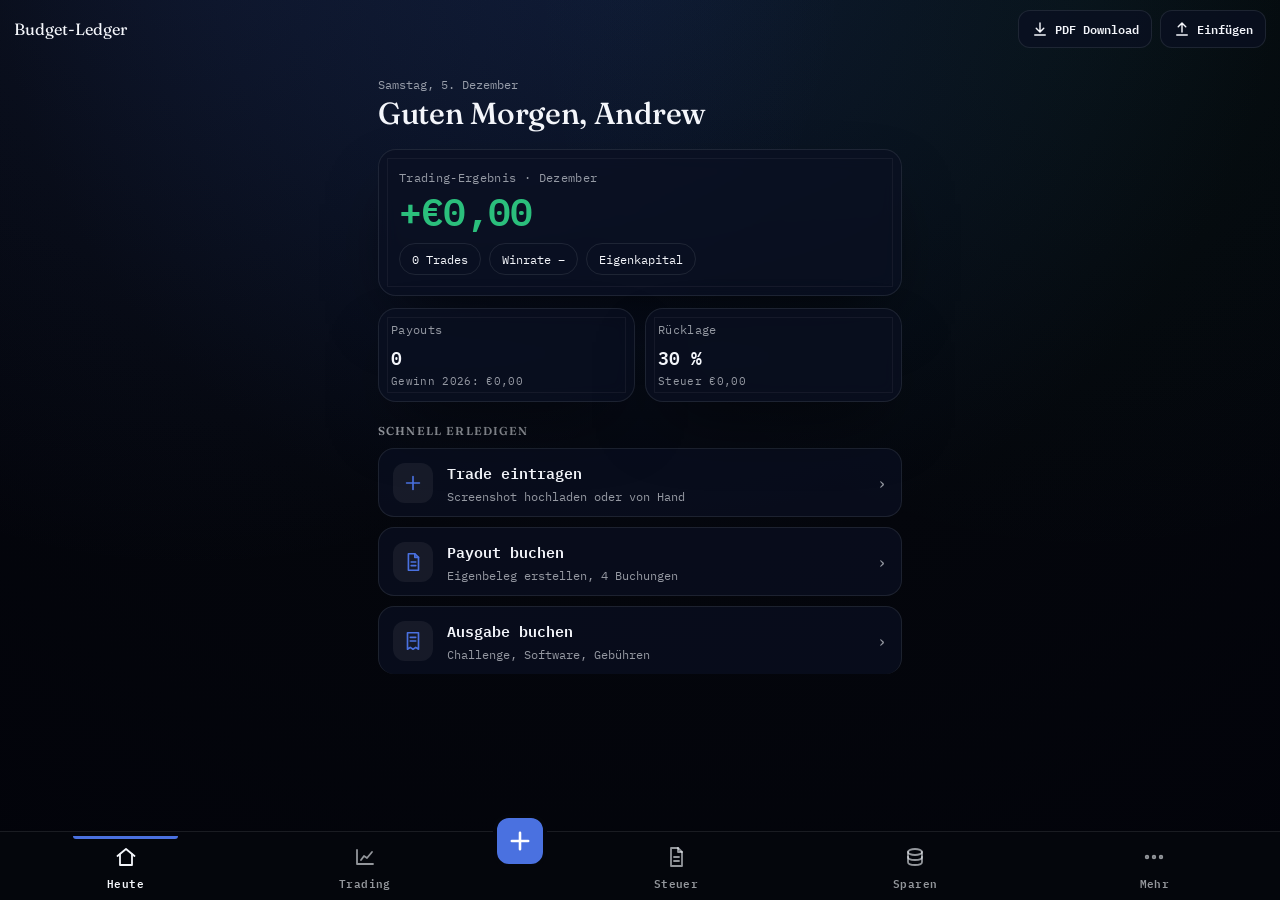
<file: start.html>
<!DOCTYPE html>
<html lang="de">
<head>
<meta charset="UTF-8">
<script>
  (function(){
    try{
      var t = localStorage.getItem('sparrechner_theme_v1');
      if(t && t !== 'midnight') document.documentElement.setAttribute('data-theme', t);
    }catch(e){}
  })();
</script>
<!--REDIRECT--><script>if(!/[?&](embed|klassisch)=1/.test(location.search)){var p=location.pathname;location.replace("app.html"+(/index\.html$/.test(p)?"#sparen":""));}</script>
<meta name="viewport" content="width=device-width, initial-scale=1.0">
<title>Budget-Ledger — Start</title>
<link rel="manifest" href="manifest.json">
<meta name="theme-color" content="#04060c">
<link rel="icon" href="icon-192.png">
<link rel="apple-touch-icon" href="apple-touch-icon.png">
<meta name="apple-mobile-web-app-capable" content="yes">
<meta name="apple-mobile-web-app-status-bar-style" content="black-translucent">
<meta name="apple-mobile-web-app-title" content="Sparrechner">
<link rel="preconnect" href="https://fonts.googleapis.com">
<link href="https://fonts.googleapis.com/css2?family=Fraunces:opsz,wght@9..144,400;9..144,500;9..144,600&family=IBM+Plex+Mono:wght@400;500;600&display=swap" rel="stylesheet">
<link rel="stylesheet" href="style.css">
<style>
  .start-wrap{
    max-width: 640px; margin: 40px auto 0; padding: 0 16px;
  }
  .start-hero{ text-align:center; padding: 20px 12px 40px; }
  .start-hero .eyebrow{
    font-size: 10.5px; letter-spacing: 0.3em; text-transform:uppercase; color: var(--brass); margin: 0 0 14px;
  }
  .start-hero h1{
    font-family:'Fraunces', serif; font-weight:500; font-size: 34px; color: var(--ink); margin: 0 0 12px;
  }
  .start-hero p{ font-size: 12.5px; color: var(--ink-soft); margin:0; letter-spacing:0.02em; }

  .start-menu{ display:flex; flex-direction:column; gap: 14px; }
  .start-card{
    display:flex; align-items:center; gap: 18px;
    background: var(--card); border: 1px solid var(--card-line);
    backdrop-filter: blur(10px);
    box-shadow: 0 24px 50px -22px rgba(0,0,0,0.7);
    padding: 22px 24px; text-decoration:none; position:relative;
    transition: border-color 0.2s ease, transform 0.15s ease;
  }
  .start-card::before{
    content:""; position:absolute; inset: 7px; border: 1px solid rgba(255,255,255,0.05); pointer-events:none;
  }
  .start-card:hover{ border-color: rgba(74,113,224,0.5); transform: translateY(-2px); }
  .start-card .icon{
    flex-shrink:0; width: 50px; height:50px; border-radius:50%;
    display:flex; align-items:center; justify-content:center;
    background: rgba(74,113,224,0.1); border: 1px solid rgba(74,113,224,0.35);
    font-family:'Fraunces', serif; font-size: 20px; color: var(--brass);
  }
  .start-card .text{ flex:1; min-width:0; }
  .start-card .num{
    font-size: 9px; letter-spacing:0.14em; text-transform:uppercase; color: var(--brass); margin: 0 0 4px;
  }
  .start-card h2{
    font-family:'Fraunces', serif; font-weight:500; font-size: 18px; color: var(--ink); margin: 0 0 4px;
  }
  .start-card p{ font-size: 11.5px; color: var(--ink-soft); margin:0; letter-spacing:0.01em; }
  .start-card .arrow{ flex-shrink:0; color: var(--ink-soft); font-size: 16px; }

  .start-foot{
    text-align:center; padding: 36px 16px 10px; font-size:9.5px; letter-spacing:0.1em;
    text-transform:uppercase; color: var(--ink-soft); opacity:0.6;
  }
</style>
</head>
<body>

<nav class="topnav">
  <span class="brand">Budget-Ledger</span>
  <button class="menu-toggle" id="menu-toggle" type="button">☰ Menü</button>
  <div class="menu-panel" id="menu-panel">
    <a href="start.html" class="active">Start<span class="sub-label">Übersicht aller Bereiche</span></a>
    <a href="index.html">Sparrechner<span class="sub-label">Übersicht &amp; Spartopf</span></a>
    <a href="steuer-cockpit.html">Steuer-Cockpit<span class="sub-label">Payouts, Belege &amp; EÜR</span></a>
    <a href="trading-journal.html">Trading Journal<span class="sub-label">NoWick Journal</span></a>
    <a href="anleitung.html">Anleitung<span class="sub-label">Funktionen erklärt</span></a>
    <div class="theme-switcher">
      <span class="ts-label">Farbschema</span>
      <div class="ts-row">
        <button class="theme-swatch" data-swatch="midnight" title="Mitternacht (Standard)" type="button"></button>
        <button class="theme-swatch" data-swatch="redblack" title="Rot-Schwarz" type="button"></button>
        <button class="theme-swatch" data-swatch="emerald" title="Smaragd" type="button"></button>
        <button class="theme-swatch" data-swatch="amber" title="Bernstein" type="button"></button>
      </div>
    </div>
  </div>
</nav>

<div class="start-wrap">
  <div class="start-hero">
    <p class="eyebrow">Budget-Ledger</p>
    <h1>Was möchtest du tun?</h1>
    <p>Wähl einen Bereich — alles wird lokal auf diesem Gerät gespeichert.</p>
  </div>

  <div class="start-menu">
    <a class="start-card" href="index.html">
      <span class="icon">€</span>
      <span class="text">
        <span class="num">01</span>
        <h2>Sparrechner</h2>
        <p>Einkommen selbst aufteilen, Monate speichern, Spartopf verwalten</p>
      </span>
      <span class="arrow">→</span>
    </a>
    <a class="start-card" href="steuer-cockpit.html">
      <span class="icon">§</span>
      <span class="text">
        <span class="num">02</span>
        <h2>Steuer-Cockpit</h2>
        <p>Payouts als Eigenbeleg buchen, Ausgaben, EÜR-Übersicht, Steuer pro Payout &amp; Rücklage</p>
      </span>
      <span class="arrow">→</span>
    </a>
    <a class="start-card" href="trading-journal.html">
      <span class="icon">◐</span>
      <span class="text">
        <span class="num">03</span>
        <h2>Trading Journal</h2>
        <p>NoWick Journal — Trades mit Screenshots, RRR, Winrate/Woche, Discord- &amp; PDF-Export</p>
      </span>
      <span class="arrow">→</span>
    </a>
    <a class="start-card" href="anleitung.html">
      <span class="icon">?</span>
      <span class="text">
        <span class="num">04</span>
        <h2>Anleitung</h2>
        <p>Was jede Seite und jede Funktion macht – zum Nachlesen und Suchen</p>
      </span>
      <span class="arrow">→</span>
    </a>
  </div>

  <p class="start-foot">Alle Daten bleiben ausschließlich lokal auf diesem Gerät</p>
</div>

<script>
  document.getElementById('menu-toggle').addEventListener('click', () => {
    document.getElementById('menu-panel').classList.toggle('open');
  });
  document.addEventListener('click', (ev) => {
    const panel = document.getElementById('menu-panel');
    const toggle = document.getElementById('menu-toggle');
    if(panel.classList.contains('open') && !panel.contains(ev.target) && !toggle.contains(ev.target)){
      panel.classList.remove('open');
    }
  });

  const THEME_KEY = 'sparrechner_theme_v1';
  function applyTheme(theme){
    if(!theme || theme === 'midnight') document.documentElement.removeAttribute('data-theme');
    else document.documentElement.setAttribute('data-theme', theme);
    document.querySelectorAll('.theme-swatch').forEach(btn => {
      btn.classList.toggle('active', (btn.dataset.swatch || 'midnight') === (theme || 'midnight'));
    });
  }
  document.querySelectorAll('.theme-swatch').forEach(btn => {
    btn.addEventListener('click', () => {
      const theme = btn.dataset.swatch;
      try{ localStorage.setItem(THEME_KEY, theme); }catch(e){}
      applyTheme(theme);
    });
  });
  applyTheme((function(){ try{ return localStorage.getItem(THEME_KEY) || 'midnight'; }catch(e){ return 'midnight'; } })());

  if ('serviceWorker' in navigator) {
    window.addEventListener('load', () => {
      navigator.serviceWorker.register('sw.js').catch(() => {});
    });
  }
</script>

<p class="site-footer">Budget-Ledger &middot; erstellt von AndrewFXTD &middot; alle Daten bleiben lokal auf diesem Gerät</p>

</body>
</html>
</file>
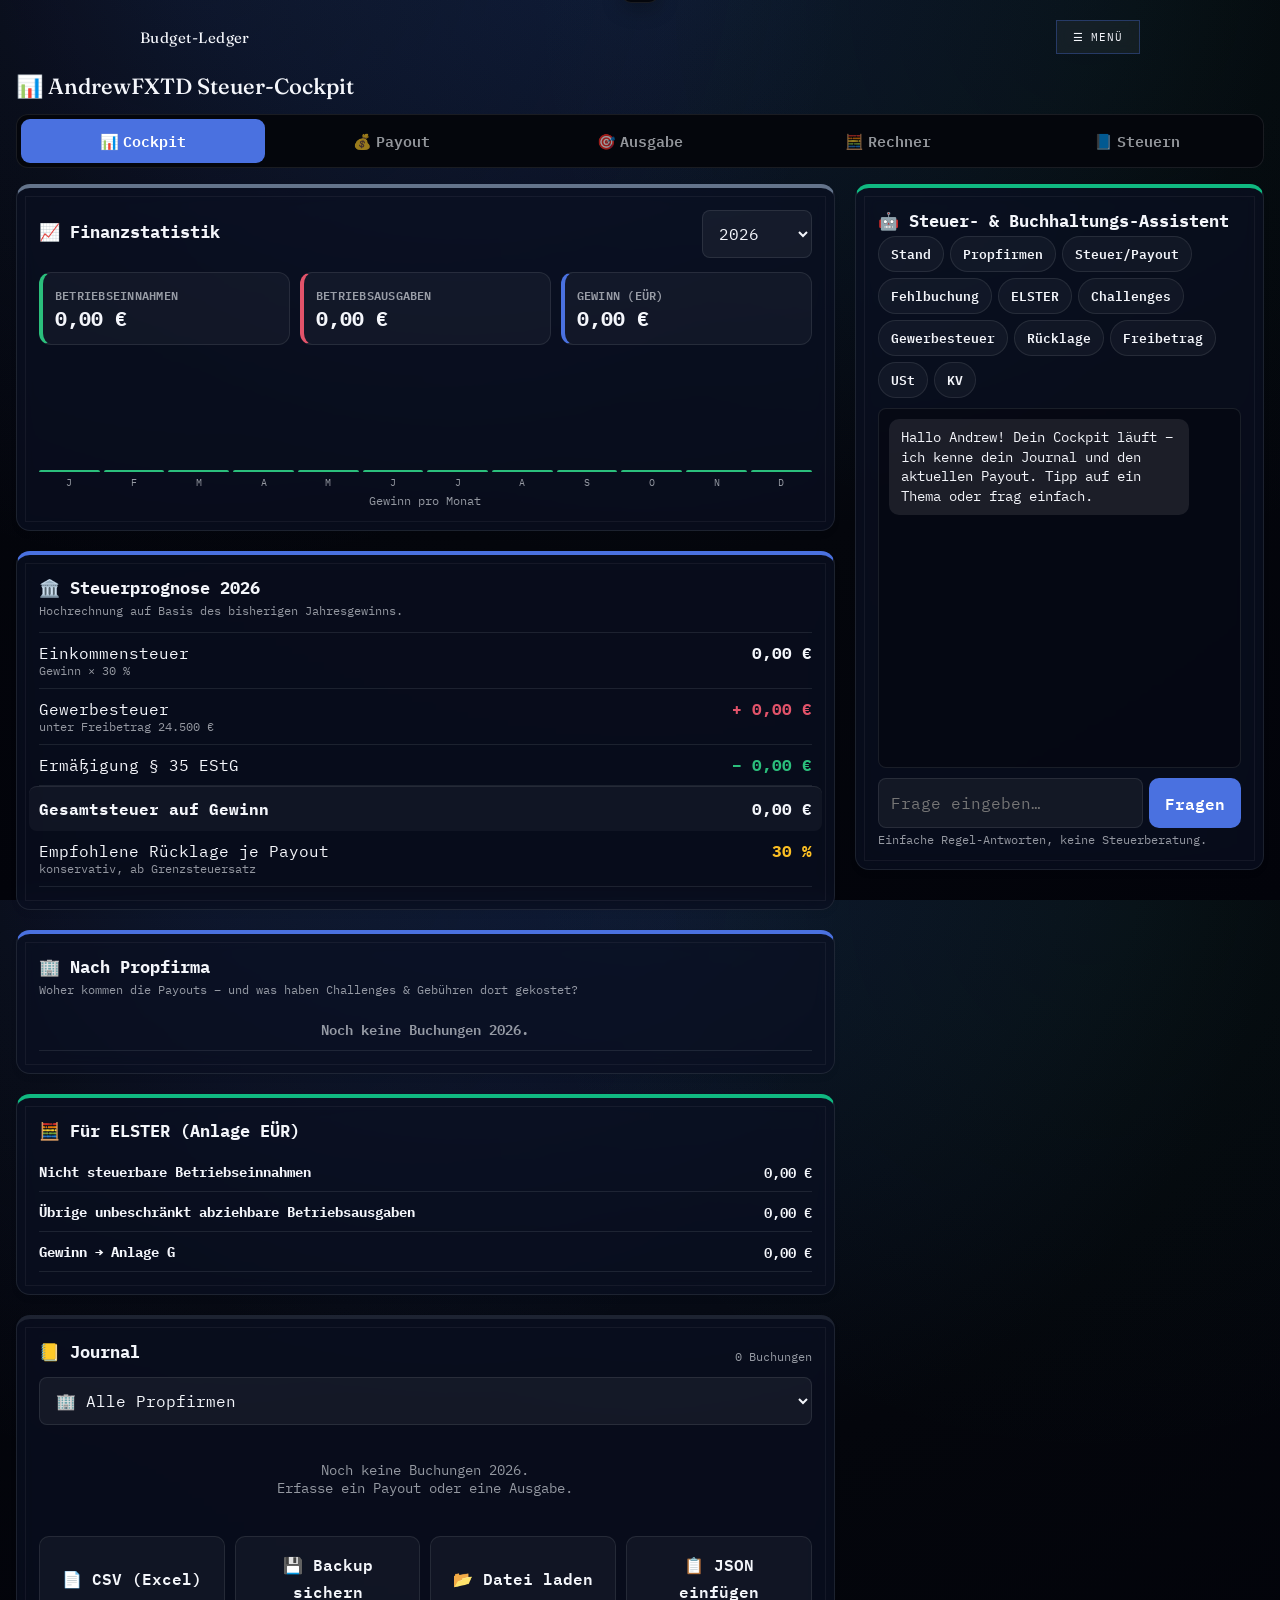
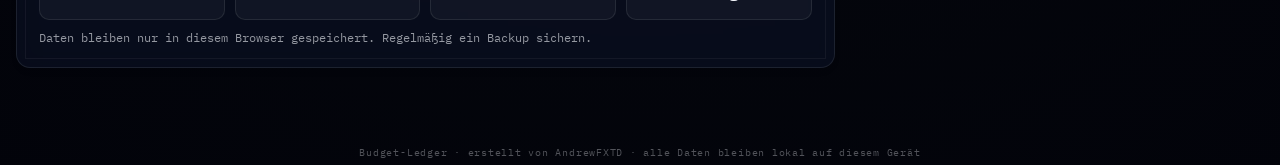
<file: steuer-cockpit.html>
<!DOCTYPE html>
<html lang="de">
<head>
<meta charset="UTF-8">
<script>
  (function(){
    try{
      var t = localStorage.getItem('sparrechner_theme_v1');
      if(t && t !== 'midnight') document.documentElement.setAttribute('data-theme', t);
    }catch(e){}
  })();
</script>
<script>if(/[?&]embed=1/.test(location.search))document.documentElement.classList.add("embed");</script>
<meta name="viewport" content="width=device-width, initial-scale=1.0, viewport-fit=cover">
<title>Budget-Ledger — Steuer-Cockpit</title>
<link rel="manifest" href="manifest.json">
<meta name="theme-color" content="#04060c">
<link rel="icon" href="icon-192.png">
<link rel="apple-touch-icon" href="apple-touch-icon.png">
<meta name="apple-mobile-web-app-capable" content="yes">
<meta name="apple-mobile-web-app-status-bar-style" content="black-translucent">
<meta name="apple-mobile-web-app-title" content="Sparrechner">
<link rel="preconnect" href="https://fonts.googleapis.com">
<link href="https://fonts.googleapis.com/css2?family=Fraunces:opsz,wght@9..144,400;9..144,500;9..144,600&family=IBM+Plex+Mono:wght@400;500;600&display=swap" rel="stylesheet">
<link rel="stylesheet" href="style.css">
<script src="jspdf.umd.min.js"></script>
<script src="html2canvas.min.js"></script>
<style>
#cp *{box-sizing:border-box;-webkit-tap-highlight-color:transparent}
#cp .wrap{max-width:1300px;margin:0 auto}
#cp .title{font-size:22px;margin:0 0 14px}
#cp .container{display:grid;grid-template-columns:2fr 1fr;gap:20px}
#cp .card{background:var(--cp-card);padding:22px;border-radius:14px;box-shadow:0 4px 6px rgba(0,0,0,.05);margin-bottom:20px;border-top:4px solid var(--cp-border)}
#cp .card.c-blue{border-top-color:#2563eb}
#cp .card.c-red{border-top-color:#dc2626}
#cp .card.c-green{border-top-color:#10b981}
#cp .card.c-dark{border-top-color:#64748b}
#cp h3{margin:0 0 4px;font-size:17px}
#cp label{font-weight:600;display:block;margin:14px 0 6px;font-size:14px}
#cp input,#cp select,#cp textarea{width:100%;padding:12px;border:1px solid var(--cp-border);border-radius:8px;font-size:16px;background:var(--cp-card);color:var(--cp-text);font-family:inherit;min-height:46px}
#cp input:focus,#cp select:focus,#cp textarea:focus{outline:2px solid var(--cp-accent);outline-offset:1px;border-color:transparent}
#cp input[type=checkbox]{width:20px;min-height:20px;height:20px;margin:0}
#cp textarea{resize:vertical}
#cp .grid-2{display:grid;grid-template-columns:1fr 1fr;gap:12px}
#cp .grid-3{display:grid;grid-template-columns:1fr 1fr 1fr;gap:12px}
#cp button{background:var(--cp-accent);color:#fff;border:none;padding:14px 20px;font-size:16px;font-weight:600;border-radius:10px;cursor:pointer;width:100%;margin-top:15px;min-height:50px;font-family:inherit}
#cp button.ok{background:var(--cp-ok)}
#cp button.ghost{background:var(--cp-tile);color:var(--cp-text);border:1px solid var(--cp-border)}
#cp button:disabled{opacity:.6;cursor:wait}
#cp .btn-row{display:flex;gap:10px;flex-wrap:wrap}
#cp .btn-row button{flex:1;min-width:150px}
#cp .hint{font-size:12px;color:var(--cp-muted);margin-top:4px}
#cp .neg{color:var(--cp-neg)}
#cp .pos{color:var(--cp-pos)}
#cp .warn{color:var(--cp-warn)}
#cp details.stamm{margin-top:14px;border:1px solid var(--cp-border);border-radius:10px;padding:0 14px}
#cp details.stamm summary{cursor:pointer;font-weight:600;padding:14px 0;list-style:none}
#cp details.stamm summary::after{content:' ▾';color:var(--cp-muted)}
#cp details.stamm[open]{padding-bottom:14px}
#cp .check{display:flex;gap:10px;align-items:center;font-weight:600;font-size:14px;margin-top:14px}
#cp .tabs{position:sticky;top:0;z-index:15;display:flex;gap:4px;background:var(--cp-card);padding:4px;border-radius:12px;box-shadow:0 2px 6px rgba(0,0,0,.06);margin-bottom:16px}
#cp .tabs button{margin:0;min-height:44px;background:transparent;color:var(--cp-muted);border-radius:9px;font-size:15px;padding:8px 6px}
#cp .tabs button.active{background:var(--cp-accent);color:#fff}
#cp .tab{display:none}
#cp .tab.active{display:block}
#cp .kpis{display:grid;grid-template-columns:repeat(3,1fr);gap:10px;margin-top:14px}
#cp .kpi{background:var(--cp-tile);border:1px solid var(--cp-border);border-radius:12px;padding:12px;border-left:4px solid var(--cp-border)}
#cp .kpi small{display:block;color:var(--cp-muted);font-size:12px;font-weight:600;text-transform:uppercase;letter-spacing:.02em}
#cp .kpi b{font-size:20px}
#cp .kpi.k-in{border-left-color:#16a34a}
#cp .kpi.k-out{border-left-color:#dc2626}
#cp .kpi.k-net{border-left-color:#2563eb}
#cp .calc-list{margin-top:14px;border-top:1px solid var(--cp-border)}
#cp .calc-row{display:flex;justify-content:space-between;gap:12px;padding:10px 0;border-bottom:1px solid var(--cp-border);align-items:baseline}
#cp .calc-row span small{display:block;color:var(--cp-muted);font-size:12px;font-weight:400}
#cp .calc-row b{white-space:nowrap}
#cp .calc-row.total{background:var(--cp-tile);margin:0 -10px;padding:12px 10px;border-radius:8px;border-bottom:none}
#cp .bars{display:grid;grid-template-columns:repeat(12,1fr);gap:4px;height:130px;margin-top:14px;align-items:end}
#cp .bar-col{display:flex;flex-direction:column;justify-content:flex-end;align-items:center;height:100%;gap:4px}
#cp .bar{width:100%;border-radius:4px 4px 0 0;min-height:2px;background:var(--cp-pos)}
#cp .bar.n{background:var(--cp-neg)}
#cp .bar-col small{font-size:10px;color:var(--cp-muted)}
#cp .journal{margin-top:12px;max-height:420px;overflow-y:auto}
#cp .j-item{display:grid;grid-template-columns:1fr auto auto;gap:10px;align-items:center;padding:10px 0;border-bottom:1px solid var(--cp-border)}
#cp .j-item .d{font-size:12px;color:var(--cp-muted)}
#cp .j-item .t{font-weight:600;font-size:14px}
#cp .j-item .tag{display:inline-block;font-size:11px;background:var(--cp-tile);border:1px solid var(--cp-border);border-radius:999px;padding:1px 8px;margin-left:4px;color:var(--cp-muted);font-weight:500}
#cp .j-item b{white-space:nowrap}
#cp .j-item .x{width:34px;min-height:34px;margin:0;padding:0;background:transparent;color:var(--cp-muted);border:1px solid var(--cp-border);border-radius:50%;font-size:14px}
#cp .empty{color:var(--cp-muted);text-align:center;padding:24px 0;font-size:14px}
#cp .elster-table{width:100%;border-collapse:collapse;margin-top:10px;font-size:14px}
#cp .elster-table td{padding:8px 0;border-bottom:1px solid var(--cp-border)}
#cp .elster-table td:last-child{text-align:right;font-weight:600;white-space:nowrap}
#cp .uploads{display:grid;grid-template-columns:repeat(4,1fr);gap:10px;margin-top:14px}
#cp .uploads.single{grid-template-columns:minmax(0,180px)}
#cp .tile{position:relative;display:flex;flex-direction:column;align-items:center;justify-content:center;gap:6px;aspect-ratio:3/4;border:2px dashed var(--cp-border);border-radius:10px;background:var(--cp-tile);color:var(--cp-muted);font-size:12px;font-weight:600;text-align:center;padding:8px;cursor:pointer;overflow:hidden;margin:0}
#cp .tile input{position:absolute;inset:0;opacity:0;cursor:pointer;min-height:0}
#cp .tile .ico{font-size:26px}
#cp .tile img{position:absolute;inset:0;width:100%;height:100%;object-fit:cover}
#cp .tile.has{border-style:solid;border-color:var(--cp-accent)}
#cp .tile .badge{position:absolute;left:6px;right:6px;bottom:6px;background:rgba(0,0,0,.65);color:#fff;border-radius:6px;padding:3px 4px;font-size:10px;z-index:1}
#cp .tile .del{position:absolute;top:6px;right:6px;z-index:2;width:28px;height:28px;min-height:0;margin:0;padding:0;border-radius:50%;background:rgba(0,0,0,.65);font-size:14px;display:none}
#cp .tile.has .del{display:block}
#cp .preview-box{position:relative;overflow:hidden;border-radius:8px;margin-top:12px}
#cp .preview-scale{transform-origin:top left;width:760px}
#cp #invoice-preview{background:#fff;border:1px solid #e2e8f0;padding:40px;border-radius:8px;font-size:12px;line-height:1.5;color:#000;width:760px}
#cp .inv-header{display:flex;justify-content:space-between;border-bottom:2px solid #2563eb;padding-bottom:15px;margin-bottom:25px}
#cp .inv-header h2{margin:0 0 6px}
#cp .inv-grid{display:grid;grid-template-columns:1fr 1fr;margin-bottom:25px;gap:20px}
#cp .inv-table{width:100%;border-collapse:collapse;margin-bottom:20px}
#cp .inv-table th{background:#f8fafc;text-align:left;padding:8px;border-bottom:2px solid #cbd5e1}
#cp .inv-table td{padding:8px;border-bottom:1px solid #e2e8f0}
#cp .r{text-align:right}
#cp #invoice-preview .neg{color:#dc2626}
#cp #invoice-preview .pos{color:#16a34a}
#cp .tax-note{background:#f1f5f9;padding:12px;border-left:4px solid #64748b;font-style:italic;margin-top:20px;font-size:11px}
#cp .guide h4{margin:18px 0 6px;color:var(--cp-head);font-size:15px}
#cp .guide ul{margin:0;padding-left:20px}
#cp .guide li{margin-bottom:8px;line-height:1.45}
#cp .guide p{line-height:1.5;margin:6px 0}
#cp .chat-card{position:sticky;top:76px;border-top-color:#10b981}
#cp .chat-box{height:360px;border:1px solid var(--cp-border);border-radius:8px;padding:10px;overflow-y:auto;background:var(--cp-chat);margin-bottom:10px;font-size:14px}
#cp .chat-msg{margin-bottom:10px;padding:9px 12px;border-radius:10px;max-width:88%;line-height:1.4}
#cp .chat-msg.user{background:var(--cp-user);margin-left:auto;color:var(--cp-usertext)}
#cp .chat-msg.ai{background:var(--cp-ai)}
#cp .chat-row{display:flex;gap:6px}
#cp .chat-row button{width:auto;margin-top:0;padding:0 16px}
#cp .chips{display:flex;gap:6px;flex-wrap:wrap;margin-bottom:10px}
#cp .chips button{width:auto;margin:0;min-height:34px;padding:6px 12px;font-size:13px;background:var(--cp-tile);color:var(--cp-text);border:1px solid var(--cp-border);border-radius:999px}
#cp .sheet-head,#cp .backdrop,#cp .bottom-bar{display:none}
#cp .toast{position:fixed;left:50%;top:calc(16px + env(safe-area-inset-top,0px));transform:translate(-50%,-150%);background:#0f172a;color:#fff;padding:12px 18px;border-radius:10px;font-size:14px;font-weight:600;z-index:50;transition:transform .25s ease;box-shadow:0 6px 20px rgba(0,0,0,.25);max-width:90vw}
#cp .toast.show{transform:translate(-50%,0)}
#cp .toast{display:flex;gap:14px;align-items:center}
#cp .toast button{width:auto;min-height:34px;margin:0;padding:6px 12px;font-size:14px;background:#fff;color:#0f172a;border-radius:8px}
#cp .toast button:empty{display:none}
#cp .j-item .x{width:auto;padding:0 10px;border-radius:8px;font-size:13px;color:var(--cp-neg);border-color:var(--cp-neg)}
#cp .res-big{font-size:34px;font-weight:700;margin:6px 0 2px}
#cp .res-sub{color:var(--cp-muted);font-size:14px}
#cp .split{display:grid;grid-template-columns:1fr 1fr;gap:10px;margin-top:14px}
#cp .split>div{background:var(--cp-tile);border:1px solid var(--cp-border);border-radius:12px;padding:12px}
#cp .split small{display:block;color:var(--cp-muted);font-size:12px}
#cp .split b{font-size:20px}
#cp .meter{height:14px;border-radius:999px;background:var(--cp-pos);overflow:hidden;margin-top:14px;display:flex}
#cp .meter i{display:block;height:100%;background:var(--cp-neg)}
#cp .modal{position:fixed;inset:0;z-index:60;background:rgba(0,0,0,.45);display:none;align-items:center;justify-content:center;padding:20px}
#cp .modal.open{display:flex}
#cp .modal-box{background:var(--cp-card);color:var(--cp-text);border-radius:16px;padding:20px;max-width:380px;width:100%;box-shadow:0 10px 30px rgba(0,0,0,.3)}
#cp .modal-box p{margin:0 0 6px;font-size:16px;line-height:1.4}
#cp .modal-box .btn-row button{min-width:0}
#cp button.danger{background:var(--cp-neg)}
#cp .imp-box{max-width:560px;max-height:88vh;display:flex;flex-direction:column}
#cp .imp-box h3{margin-bottom:8px}
#cp .imp-list{overflow-y:auto;flex:1;margin:10px 0;border-top:1px solid var(--cp-border)}
#cp .imp-list .j-item{grid-template-columns:1fr auto}
#cp .imp-tag{display:inline-block;font-size:11px;border-radius:999px;padding:1px 8px;margin-left:4px;font-weight:600}
#cp .imp-tag.dup{background:#fef3c7;color:#92400e}
#cp .imp-tag.new{background:#dcfce7;color:#166534}
#cp .imp-sum{display:grid;grid-template-columns:1fr 1fr;gap:8px;font-size:13px}
#cp .imp-sum>div{background:var(--cp-tile);border:1px solid var(--cp-border);border-radius:10px;padding:10px}
#cp .imp-sum b{display:block;font-size:15px;margin-top:2px}
#cp .imp-warn{background:#fef3c7;color:#92400e;border-radius:10px;padding:10px;font-size:13px;margin-top:8px}
#cp #imp-text{font-family:ui-monospace,monospace;font-size:13px;min-height:220px}
#cp .j-item .tag.firm{background:#dbeafe;color:#1e40af;border-color:#bfdbfe}
#cp .firm-table{width:100%;border-collapse:collapse;margin-top:10px;font-size:14px}
#cp .firm-table th{text-align:right;font-size:12px;color:var(--cp-muted);font-weight:600;padding:6px 0 6px 8px;border-bottom:1px solid var(--cp-border)}
#cp .firm-table th:first-child{text-align:left;padding-left:0}
#cp .firm-table td{padding:10px 0 10px 8px;border-bottom:1px solid var(--cp-border);text-align:right;white-space:nowrap}
#cp .firm-table td:first-child{text-align:left;padding-left:0;white-space:normal;font-weight:600}
#cp .firm-table td small{display:block;color:var(--cp-muted);font-weight:400;font-size:12px}
#cp .firm-pill{display:inline-flex;align-items:center;gap:6px;background:#dbeafe;color:#1e40af;border-radius:999px;padding:4px 12px;font-weight:600;font-size:13px;margin-top:8px}
#cp .autofilled{box-shadow:0 0 0 2px var(--cp-ok)!important;background:rgba(16,185,129,.08)!important}
#cp .tile.firm-tile{border-color:#2563eb}
#cp .tile .badge.scan{background:rgba(37,99,235,.9)}
#cp .ocr-row{display:flex;align-items:center;justify-content:space-between;gap:10px;margin-top:10px;flex-wrap:wrap}
#cp .ocr-row .check{margin-top:0}
#cp .ocr-log{font-size:12px;color:var(--cp-muted);margin-top:8px;line-height:1.5}
#cp .uploads.five{grid-template-columns:repeat(5,1fr)}
@media (max-width:820px){#cp .uploads.five{grid-template-columns:1fr 1fr}
#cp .uploads.five .tile:first-child{grid-column:1/-1;aspect-ratio:auto;min-height:130px}}
#cp .mini-btn{width:auto;min-height:38px;margin:8px 0 0;padding:6px 12px;font-size:14px}
@media (max-width:820px){#cp .title{font-size:19px;margin-bottom:10px}
#cp .tabs{top:env(safe-area-inset-top,0px)}
#cp .tabs button{font-size:13px;padding:6px 2px;min-height:48px;line-height:1.15}
#cp .tabs .tl{display:block;font-size:11px}
#cp .container{grid-template-columns:1fr;gap:0}
#cp .card{padding:16px;margin-bottom:12px}
#cp .uploads{grid-template-columns:1fr 1fr}
#cp .uploads.single{grid-template-columns:1fr 1fr}
#cp .desk-btn{display:none!important}
#cp .kpis{grid-template-columns:1fr 1fr}
#cp .kpis .kpi.k-net{grid-column:1/-1}
#cp .bottom-bar{display:flex;gap:8px;position:fixed;left:0;right:0;bottom:0;z-index:20;padding:10px 12px calc(10px + env(safe-area-inset-bottom,0px));background:var(--cp-card);border-top:1px solid var(--cp-border);box-shadow:0 -4px 12px rgba(0,0,0,.08)}
#cp .bottom-bar button{margin:0}
#cp .bottom-bar .chat-btn{width:56px;flex:none;font-size:22px;padding:0;background:var(--cp-tile);border:1px solid var(--cp-border)}
#cp #bb-actions{flex:1;display:flex;gap:8px}
#cp #bb-actions button{padding:0 10px;font-size:15px}
#cp .backdrop{position:fixed;inset:0;background:rgba(0,0,0,.4);z-index:30}
#cp .backdrop.open{display:block}
#cp .chat-card{position:fixed;left:0;right:0;bottom:0;top:auto;z-index:31;margin:0;border-radius:18px 18px 0 0;max-height:85vh;display:flex;flex-direction:column;padding-bottom:calc(16px + env(safe-area-inset-bottom,0px));transform:translateY(105%);transition:transform .25s ease}
#cp .chat-card.open{transform:translateY(0)}
#cp .chat-card>h3{display:none}
#cp .sheet-head{display:flex;justify-content:space-between;align-items:center;margin-bottom:10px}
#cp .sheet-head b{font-size:17px}
#cp .sheet-head button{width:40px;min-height:40px;margin:0;padding:0;background:var(--cp-tile);color:var(--cp-text);border:1px solid var(--cp-border);border-radius:50%}
#cp .chat-box{height:auto;flex:1;min-height:200px}}
@media (min-width:821px){#cp .tabs .tl{margin-left:4px}}
@media (max-width:420px){#cp .grid-2.stack,#cp .grid-3{grid-template-columns:1fr}}
@media (prefers-reduced-motion:reduce){#cp .chat-card,#cp .toast{transition:none}}
#cp{--cp-bg:transparent;--cp-card:var(--card);--cp-text:var(--ink);--cp-muted:var(--ink-soft);--cp-border:var(--card-line);--cp-accent:var(--brass);--cp-chat:rgba(0,0,0,.28);--cp-ai:rgba(255,255,255,.09);--cp-user:var(--brass-deep);--cp-usertext:#fff;--cp-tile:rgba(255,255,255,.04);--cp-neg:var(--danger);--cp-pos:var(--sage);--cp-warn:#fbbf24;--cp-head:var(--ink);--cp-ok:var(--sage);color-scheme:dark;color:var(--ink);font-family:inherit;max-width:1300px;margin:0 auto;padding:6px 0 0}
#cp .card{backdrop-filter:blur(10px);-webkit-backdrop-filter:blur(10px)}
#cp input,#cp select,#cp textarea{background:rgba(255,255,255,.05)}
#cp select option{background:#0d1428;color:#f4f6fb}
#cp .tabs,#cp .bottom-bar,#cp .modal-box{background:var(--bg)}
#cp .tabs{border:1px solid var(--card-line);box-shadow:none}
#cp .toast{background:var(--bg);color:var(--ink);border:1px solid var(--card-line)}
#cp .toast button{background:var(--brass);color:#fff}
#cp .j-item .tag.firm,#cp .firm-pill{background:rgba(255,255,255,.08);color:var(--ink);border-color:var(--card-line)}
#cp .tile.firm-tile{border-color:var(--brass)}
#cp .tile .badge.scan{background:var(--brass-deep)}
#cp .kpi.k-net{border-left-color:var(--brass)}
#cp .card.c-blue{border-top-color:var(--brass)}
#cp .kpi.k-in{border-left-color:var(--sage)}#cp .kpi.k-out{border-left-color:var(--danger)}
#cp button.ok{color:#04120b}
@media (max-width:820px){#cp .chat-card{background:var(--bg)}#cp{padding-bottom:calc(96px + env(safe-area-inset-bottom,0px))}}

#cp #invoice-preview h2{color:#0f172a;font-family:inherit;font-size:1.5em;font-weight:700;letter-spacing:0;margin:0 0 6px}
</style>
</head>
<body>

<nav class="topnav">
  <span class="brand">Budget-Ledger</span>
  <button class="menu-toggle" id="menu-toggle" type="button">☰ Menü</button>
  <div class="menu-panel" id="menu-panel">
    <a href="start.html">Start<span class="sub-label">Übersicht aller Bereiche</span></a>
    <a href="index.html">Sparrechner<span class="sub-label">Übersicht &amp; Spartopf</span></a>
    <a href="steuer-cockpit.html" class="active">Steuer-Cockpit<span class="sub-label">Payouts, Belege &amp; EÜR</span></a>
    <a href="trading-journal.html">Trading Journal<span class="sub-label">NoWick Journal</span></a>
    <a href="anleitung.html">Anleitung<span class="sub-label">Funktionen erklärt</span></a>
    <div class="theme-switcher">
      <span class="ts-label">Farbschema</span>
      <div class="ts-row">
        <button class="theme-swatch" data-swatch="midnight" title="Mitternacht (Standard)" type="button"></button>
        <button class="theme-swatch" data-swatch="redblack" title="Rot-Schwarz" type="button"></button>
        <button class="theme-swatch" data-swatch="emerald" title="Smaragd" type="button"></button>
        <button class="theme-swatch" data-swatch="amber" title="Bernstein" type="button"></button>
      </div>
    </div>
  </div>
</nav>

<main id="cp">

<div class="modal" id="modal"><div class="modal-box"><p id="modal-msg"></p><div class="btn-row"><button type="button" class="ghost" id="modal-no">Abbrechen</button><button type="button" class="danger" id="modal-yes">Löschen</button></div></div></div>
<div class="modal" id="paste-modal"><div class="modal-box imp-box">
  <h3>📋 JSON einfügen</h3>
  <div class="hint">Cockpit-Backup oder Journal im Format mit „datum / typ / wert_eur“.</div>
  <textarea id="imp-text" placeholder='{ "journal": [ ... ] }'></textarea>
  <div class="btn-row"><button type="button" class="ghost" onclick="closeModal('paste-modal')">Abbrechen</button><button type="button" onclick="previewFromText()">👁️ Vorschau</button></div>
</div></div>
<div class="modal" id="imp-modal"><div class="modal-box imp-box">
  <h3>👁️ Import-Vorschau</h3>
  <div class="imp-sum" id="imp-sum"></div>
  <div id="imp-warn"></div>
  <div class="imp-list" id="imp-list"></div>
  <div class="btn-row">
    <button type="button" class="ghost" onclick="closeModal('imp-modal')">Abbrechen</button>
    <button type="button" class="ok" id="imp-merge">➕ Hinzufügen</button>
    <button type="button" class="danger" id="imp-replace">♻️ Alles ersetzen</button>
  </div>
</div></div>
<div class="toast" id="toast"><span id="toast-msg"></span><button type="button" id="toast-btn"></button></div>
<div class="wrap"><h2 class="title">📊 AndrewFXTD Steuer-Cockpit</h2></div>

<div class="wrap tabs" role="tablist">
  <button type="button" class="active" data-tab="cockpit" onclick="showTab('cockpit')">📊<span class="tl">Cockpit</span></button>
  <button type="button" data-tab="payout" onclick="showTab('payout')">💰<span class="tl">Payout</span></button>
  <button type="button" data-tab="ausgabe" onclick="showTab('ausgabe')">🎯<span class="tl">Ausgabe</span></button>
  <button type="button" data-tab="rechner" onclick="showTab('rechner')">🧮<span class="tl">Rechner</span></button>
  <button type="button" data-tab="steuer" onclick="showTab('steuer')">📘<span class="tl">Steuern</span></button>
</div>

<div class="wrap container">
<div>

<!-- ================= COCKPIT ================= -->
<section class="tab active" id="tab-cockpit">
  <div class="card c-dark">
    <div style="display:flex;justify-content:space-between;align-items:center;gap:12px">
      <h3>📈 Finanzstatistik</h3>
      <select id="view-year" style="width:auto;min-width:110px"></select>
    </div>
    <div class="kpis">
      <div class="kpi k-in"><small>Betriebseinnahmen</small><b id="kpi-in">–</b></div>
      <div class="kpi k-out"><small>Betriebsausgaben</small><b id="kpi-out">–</b></div>
      <div class="kpi k-net"><small>Gewinn (EÜR)</small><b id="kpi-net">–</b></div>
    </div>
    <div class="bars" id="bars"></div>
    <div class="hint" style="text-align:center">Gewinn pro Monat</div>
  </div>

  <div class="card c-blue">
    <h3>🏛️ Steuerprognose <span id="prog-year"></span></h3>
    <div class="hint" id="prog-hint"></div>
    <div class="calc-list">
      <div class="calc-row"><span>Einkommensteuer<small id="c-est-lbl">Gewinn × Grenzsteuersatz</small></span><b id="c-est">–</b></div>
      <div class="calc-row"><span>Gewerbesteuer<small id="c-gew-lbl">–</small></span><b id="c-gew" class="neg">–</b></div>
      <div class="calc-row"><span>Ermäßigung § 35 EStG</span><b id="c-red" class="pos">–</b></div>
      <div class="calc-row total"><span><strong>Gesamtsteuer auf Gewinn</strong></span><b id="c-total">–</b></div>
      <div class="calc-row"><span>Empfohlene Rücklage je Payout<small>konservativ, ab Grenzsteuersatz</small></span><b id="c-res" class="warn">–</b></div>
    </div>
  </div>

  <div class="card c-blue">
    <h3>🏢 Nach Propfirma</h3>
    <div class="hint">Woher kommen die Payouts – und was haben Challenges & Gebühren dort gekostet?</div>
    <div style="overflow-x:auto"><table class="firm-table" id="firm-table"></table></div>
  </div>

  <div class="card c-green">
    <h3>🧮 Für ELSTER (Anlage EÜR)</h3>
    <table class="elster-table" id="elster-table"></table>
  </div>

  <div class="card">
    <div style="display:flex;justify-content:space-between;align-items:center;gap:12px">
      <h3>📒 Journal</h3><span class="hint" id="j-count"></span>
    </div>
    <select id="j-filter" style="margin-top:10px"><option value="">🏢 Alle Propfirmen</option></select>
    <div class="journal" id="journal"></div>
    <div class="btn-row">
      <button class="ghost" onclick="exportCSV()">📄 CSV (Excel)</button>
      <button class="ghost" onclick="exportBackup()">💾 Backup sichern</button>
      <button class="ghost" onclick="$('import-file').click()">📂 Datei laden</button>
      <button class="ghost" onclick="openPaste()">📋 JSON einfügen</button>
    </div>
    <input type="file" id="import-file" accept="application/json,.json" style="display:none" onchange="importBackup(this)">
    <div class="hint" style="margin-top:10px">Daten bleiben nur in diesem Browser gespeichert. Regelmäßig ein Backup sichern.</div>
  </div>
</section>

<!-- ================= PAYOUT ================= -->
<section class="tab" id="tab-payout">
  <div class="card c-blue">
    <h3>💰 1. Payout erfassen</h3>
    <div class="grid-2 stack">
      <div><label for="pay-firm">🏢 Propfirma (Herkunft)</label><input type="text" id="pay-firm" list="firm-list" value="Funding Pips" placeholder="z. B. Funding Pips, FTMO, The5ers" autocomplete="off"></div>
      <div><label for="pay-acc">Konto / Account</label><input type="text" id="pay-acc" placeholder="optional, z. B. Master 100k #12345"></div>
    </div>
    <datalist id="firm-list"></datalist>
    <div class="hint">Neue Firma einfach eintippen – Adresse dann in den Stammdaten ergänzen, sie wird pro Firma gespeichert.</div>
    <div class="grid-2 stack">
      <div><label for="inv-date">Zuflussdatum (Bankeingang)</label><input type="date" id="inv-date"></div>
      <div><label for="inv-no">Belegnummer</label><input type="text" id="inv-no"></div>
    </div>
    <div class="grid-2">
      <div><label for="amount-gross">Brutto (USD)</label><input type="text" inputmode="decimal" id="amount-gross" value="135,81"></div>
      <div><label for="amount-fee">Gebühr (USD)</label><input type="text" inputmode="decimal" id="amount-fee" value="6,67"></div>
    </div>
    <div class="grid-2">
      <div><label for="amount-crypto">Zulauf (USDT)</label><input type="text" inputmode="decimal" id="amount-crypto" value="129,14"></div>
      <div><label for="amount-eur">Bankeingang (EUR)</label><input type="text" inputmode="decimal" id="amount-eur" value="113,44"></div>
    </div>
    <div class="grid-2">
      <div><label for="sepa-fee">SEPA-Gebühr Binance (EUR)</label><input type="text" inputmode="decimal" id="sepa-fee" value="1,00"></div>
      <div></div>
    </div>
    <div class="grid-2 stack">
      <div><label for="rate">Kurs (EUR je USD)</label><input type="text" inputmode="decimal" id="rate" value="0,8840875"><div class="hint">Daraus werden die Euro-Werte berechnet.</div></div>
      <div><label for="rate-note">Kursnachweis / Notiz</label><input type="text" id="rate-note" value="Binance-Konvertierung vom 21.10.2026"></div>
    </div>

    <details class="stamm">
      <summary>⚙️ Stammdaten (werden gespeichert)</summary>
      <div class="grid-2 stack">
        <div><label for="my-details">Deine Gewerbedaten</label><textarea id="my-details" rows="4" data-stamm>Andrew Berthold
Musterstraße 12
01234 Dresden
Steuernummer: 12/345/67890</textarea></div>
        <div><label for="firm-details">Adresse der Propfirma <span class="hint" id="firm-details-for"></span></label><textarea id="firm-details" rows="4">Tradin Global / Funding Pips
IFZA Business Park, DDP
Dubai, Vereinigte Arabische Emirate</textarea></div>
      </div>
      <label for="bank-name">Geschäftskonto</label><input type="text" id="bank-name" value="Revolut Pro" data-stamm>
      <label for="tax-text">Steuerlicher Hinweis auf dem Beleg</label>
      <textarea id="tax-text" rows="3" data-stamm>Leistungsempfänger mit Sitz im Drittland. Leistungsort gem. § 3a Abs. 2 UStG im Ausland – im Inland nicht steuerbar.</textarea>
    </details>
  </div>

  <div class="card">
    <h3>🗂️ 2. Screenshots & Belege</h3>
    <div class="hint">Antippen zum Hochladen oder Foto aufnehmen.</div>
    <div class="ocr-row">
      <label class="check"><input type="checkbox" id="ocr-on" checked> ✨ Felder automatisch aus Screenshots ausfüllen</label>
    </div>
    <div class="uploads five">
      <label class="tile firm-tile" id="slot-firm"><span class="ico">🏢</span>Propfirma Payout<input type="file" accept="image/*" onchange="handleImage(this,'slot-firm')"><button type="button" class="del" onclick="clearImage(event,'slot-firm')" aria-label="Entfernen">✕</button></label>
      <label class="tile" id="slot-dep"><span class="ico">📥</span>USDT Eingang<input type="file" accept="image/*" onchange="handleImage(this,'slot-dep')"><button type="button" class="del" onclick="clearImage(event,'slot-dep')" aria-label="Entfernen">✕</button></label>
      <label class="tile" id="slot-conv"><span class="ico">🔄</span>Convert Beleg<input type="file" accept="image/*" onchange="handleImage(this,'slot-conv')"><button type="button" class="del" onclick="clearImage(event,'slot-conv')" aria-label="Entfernen">✕</button></label>
      <label class="tile" id="slot-with"><span class="ico">💶</span>SEPA Auszahlung<input type="file" accept="image/*" onchange="handleImage(this,'slot-with')"><button type="button" class="del" onclick="clearImage(event,'slot-with')" aria-label="Entfernen">✕</button></label>
      <label class="tile" id="slot-bank"><span class="ico">🏦</span><span id="bank-tile-lbl">Kontoauszug</span><input type="file" accept="image/*" onchange="handleImage(this,'slot-bank')"><button type="button" class="del" onclick="clearImage(event,'slot-bank')" aria-label="Entfernen">✕</button></label>
    </div>
    <div class="ocr-log" id="ocr-log">Erkannte Werte werden grün markiert – bitte kurz prüfen.</div>
  </div>

  <div class="card c-green">
    <h3>📄 3. Eigenbeleg</h3>
    <div class="preview-box" id="preview-box"><div class="preview-scale" id="preview-scale"><div id="invoice-preview"></div></div></div>
    <div class="btn-row desk-btn">
      <button class="ok" onclick="bookPayout()">✅ Ins Journal buchen</button>
      <button class="pdf-btn" onclick="generateSammelPDF()">📄 Beleg-PDF inkl. Anhänge</button>
    </div>
    <div class="hint" style="margin-top:10px">Buchen legt Einnahme, Transfergebühr und Kursdifferenz getrennt im Journal an (Bruttoprinzip).</div>
  </div>
</section>

<!-- ================= AUSGABE ================= -->
<section class="tab" id="tab-ausgabe">
  <div class="card c-red">
    <h3>🎯 Betriebsausgabe erfassen</h3>
    <div class="grid-2 stack">
      <div><label for="exp-date">Zahlungsdatum</label><input type="date" id="exp-date"></div>
      <div><label for="exp-cat">Kategorie</label>
        <select id="exp-cat">
          <option>Challenge-Gebühr</option>
          <option>Software / TradingView</option>
          <option>Daten-Feed</option>
          <option>Bank- / Transfergebühr</option>
          <option>Hardware / Büro</option>
          <option>Weiterbildung</option>
          <option>Sonstiges</option>
        </select>
      </div>
    </div>
    <label for="exp-firm">🏢 Propfirma (optional)</label><input type="text" id="exp-firm" list="firm-list" placeholder="z. B. Funding Pips" autocomplete="off">
    <div class="hint">Bei Challenges ausfüllen – dann siehst du im Cockpit, was sich pro Firma lohnt.</div>
    <label for="exp-desc">Beschreibung</label><input type="text" id="exp-desc" value="100k Challenge">
    <div class="grid-2">
      <div><label for="exp-val">Betrag (€)</label><input type="text" inputmode="decimal" id="exp-val" placeholder="0,00"></div>
      <div><label for="exp-ref">Rechnungs-Nr.</label><input type="text" id="exp-ref" placeholder="optional"></div>
    </div>
    <div class="hint">Bei Zahlung in USD den Euro-Betrag laut Kontoauszug eintragen.</div>

    <label style="margin-top:18px">Kaufquittung</label>
    <div class="uploads single">
      <label class="tile" id="slot-chal"><span class="ico">🧾</span>Quittung<input type="file" accept="image/*" onchange="handleImage(this,'slot-chal')"><button type="button" class="del" onclick="clearImage(event,'slot-chal')" aria-label="Entfernen">✕</button></label>
    </div>
    <div class="btn-row desk-btn">
      <button class="ok" onclick="bookExpense()">✅ Ausgabe buchen</button>
      <button class="pdf-btn" onclick="expensePDF()">📄 Ausgabe-PDF</button>
    </div>
  </div>

  <div class="card">
    <h3>💡 Was ist absetzbar?</h3>
    <div class="guide">
      <ul>
        <li><strong>Challenge-Gebühren:</strong> Betriebsausgabe im Jahr der Zahlung – egal ob bestanden oder nicht.</li>
        <li><strong>Software, Daten, TradingView:</strong> voll absetzbar, bei Mischnutzung nur der betriebliche Anteil.</li>
        <li><strong>Hardware:</strong> bis 800 € netto sofort, Computer/Software seit 2021 auch darüber sofort (Nutzungsdauer 1 Jahr).</li>
      </ul>
    </div>
  </div>
</section>

<!-- ================= PAYOUT-STEUER-RECHNER ================= -->
<section class="tab" id="tab-rechner">
  <div class="card c-blue">
    <h3>🧮 Wie viel Steuer zahle ich auf mein Payout?</h3>
    <div class="hint">Rechnet nur Einkommensteuer, Soli und Kirchensteuer nach Tarif 2026 – ohne Journal und ohne Gewerbesteuer.</div>
    <label for="pc-amount">Gewinn aus dem Payout (€)</label>
    <input type="text" inputmode="decimal" id="pc-amount" value="1000">
    <button type="button" class="ghost mini-btn" onclick="takeFromBeleg()">↙ Aus aktuellem Payout-Beleg übernehmen</button>
    <label for="pc-zve">Zu versteuerndes Einkommen aus dem Hauptjob (€/Jahr)</label>
    <input type="text" inputmode="decimal" id="pc-zve" placeholder="z. B. 38000">
    <div class="hint">Steht im letzten Steuerbescheid. Faustregel: Jahresbrutto minus ca. 20 %.</div>
    <div class="grid-2">
      <div><label for="pc-prior">Bisherige Nebengewinne dieses Jahr (€)</label><input type="text" inputmode="decimal" id="pc-prior" value="0"></div>
      <div><label for="pc-kist">Kirchensteuer</label>
        <select id="pc-kist"><option value="0">keine</option><option value="8">8 % (BY, BW)</option><option value="9">9 % (übrige, inkl. Sachsen)</option></select></div>
    </div>
    <button type="button" class="ghost mini-btn" onclick="priorFromJournal()">↙ Gewinn aus Journal übernehmen</button>
    <label class="check"><input type="checkbox" id="pc-split"> Verheiratet, Zusammenveranlagung (Splitting)</label>
    <label class="check"><input type="checkbox" id="pc-haerte" checked> Härteausgleich bis 820 € Nebeneinkünfte</label>
  </div>

  <div class="card c-green" id="pc-result">
    <div class="res-sub">Steuer auf dieses Payout</div>
    <div class="res-big neg" id="pc-tax">–</div>
    <div class="res-sub" id="pc-eff">–</div>
    <div class="meter"><i id="pc-meter" style="width:0"></i></div>
    <div class="split">
      <div><small>Davon behältst du</small><b class="pos" id="pc-net">–</b></div>
      <div><small>Grenzsteuersatz</small><b id="pc-marg">–</b></div>
    </div>
    <div class="calc-list">
      <div class="calc-row"><span>Einkommensteuer</span><b id="pc-est">–</b></div>
      <div class="calc-row"><span>Solidaritätszuschlag<small>meist 0 € dank Freigrenze</small></span><b id="pc-soli">–</b></div>
      <div class="calc-row"><span>Kirchensteuer</span><b id="pc-ks">–</b></div>
    </div>
    <div class="hint" id="pc-note" style="margin-top:10px"></div>
    <button type="button" class="ghost" onclick="useMarginal()">📌 Grenzsteuersatz für Cockpit übernehmen</button>
  </div>
</section>

<!-- ================= STEUERN ================= -->
<section class="tab" id="tab-steuer">
  <div class="card c-blue">
    <h3>⚙️ Steuer-Parameter</h3>
    <div class="grid-3">
      <div><label for="tax-rate">Grenzsteuersatz (%)</label><input type="text" inputmode="decimal" id="tax-rate" value="30"></div>
      <div><label for="hebesatz">Hebesatz (%)</label><input type="text" inputmode="numeric" id="hebesatz" value="450"><div class="hint">Dresden 2026: 450 %</div></div>
      <div><label for="plan-profit">Planwert Gewinn (€)</label><input type="text" inputmode="decimal" id="plan-profit" placeholder="leer = Journal"><div class="hint">Für Was-wäre-wenn</div></div>
    </div>
    <label class="check"><input type="checkbox" id="haerte" checked> Arbeitnehmer mit Lohn – Härteausgleich bis 820 € anwenden</label>
    <div class="hint">Grenzsteuersatz = Satz, mit dem jeder zusätzliche Euro neben dem Hauptjob belastet wird. Ohne Soli/Kirchensteuer.</div>
  </div>

  <div class="card">
    <h3>📊 Berechnung <span class="hint" id="t-src"></span></h3>
    <div class="calc-list">
      <div class="calc-row"><span>Gewinn</span><b id="t-profit">–</b></div>
      <div class="calc-row"><span>Einkommensteuer<small id="t-est-lbl">–</small></span><b id="t-est">–</b></div>
      <div class="calc-row"><span>Gewerbeertrag über Freibetrag<small>auf volle 100 € abgerundet − 24.500 €</small></span><b id="t-over">–</b></div>
      <div class="calc-row"><span>Steuermessbetrag<small>× 3,5 %</small></span><b id="t-mess">–</b></div>
      <div class="calc-row"><span>Gewerbesteuer<small id="t-heb-lbl">–</small></span><b id="t-gew" class="neg">–</b></div>
      <div class="calc-row"><span>Ermäßigung § 35 EStG<small>4,0 × Messbetrag, max. gezahlte GewSt</small></span><b id="t-red" class="pos">–</b></div>
      <div class="calc-row total"><span><strong>Gesamtabgabe</strong><small>ESt + GewSt − Ermäßigung</small></span><b id="t-total">–</b></div>
      <div class="calc-row"><span>Echte Gewerbe-Mehrbelastung</span><b id="t-drag" class="warn">–</b></div>
      <div class="calc-row"><span>Effektiv vom Gewinn</span><b id="t-eff">–</b></div>
    </div>
  </div>

  <div class="card guide">
    <h3>📘 Steuer-Handbuch</h3>
    <h4>📋 Unterlagen je Auszahlung</h4>
    <ul>
      <li><strong>Beleg 1:</strong> Eigenbeleg über den Brutto-Euro-Wert (Tab Payout).</li>
      <li><strong>Beleg 2–4:</strong> Binance USDT-Eingang, Convert-Verlauf, SEPA-Auszahlung + Kontoauszug.</li>
      <li><strong>Ausgaben:</strong> Kaufquittung jeder Challenge, jedes Abos (Tab Ausgabe).</li>
    </ul>
    <h4>🏛️ ELSTER-Wegweiser</h4>
    <p><strong>Anlage EÜR:</strong> Payouts und Kursgewinne in die Zeile für <em>umsatzsteuerfreie bzw. nicht steuerbare Betriebseinnahmen</em>. Als Kleinunternehmer stattdessen in <em>Betriebseinnahmen als umsatzsteuerlicher Kleinunternehmer</em>. Gebühren, Challenges, Software, Kursverluste unter <em>übrige unbeschränkt abziehbare Betriebsausgaben</em> (Summe aus dem Cockpit).</p>
    <p><strong>Gewerbesteuer:</strong> keine abziehbare Betriebsausgabe. Erklärung erst nötig, wenn der Gewerbeertrag 24.500 € übersteigt.</p>
    <p><strong>Anlage G:</strong> Gewinn in <em>Gewinn als Einzelunternehmer</em>, dazu den Hebesatz der Gemeinde.</p>
    <h4>✅ Alltags-Regeln</h4>
    <ul>
      <li><strong>Bruttoprinzip:</strong> Einnahmen und Gebühren getrennt buchen – macht das Journal automatisch.</li>
      <li><strong>Zuflussprinzip:</strong> Maßgeblich ist das Datum des Bankeingangs bzw. der Zahlung.</li>
      <li><strong>Rücklage:</strong> Von jedem Payout den empfohlenen Satz aus dem Cockpit beiseitelegen.</li>
      <li><strong>Kleine Nebeneinkünfte:</strong> Bis 410 € im Jahr steuerfrei, bis 820 € gemildert (§ 46 Abs. 3 und 5 EStG) – gilt für die Summe aller Nebeneinkünfte. EÜR trotzdem abgeben.</li>
      <li><strong>Krankenkasse:</strong> Als gesetzlich Pflichtversicherter i. d. R. keine Beiträge auf den Gewerbegewinn, solange das Gewerbe nebenberuflich bleibt (Zeit und Einkommen klar unter dem Hauptjob). Nicht bei freiwilliger/privater Versicherung.</li>
      <li><strong>Umsatzsteuer:</strong> Kleinunternehmerregelung prüfen – davon hängen Belegtext und EÜR-Zeile ab.</li>
    </ul>
    <p class="hint">Vereinfachte Orientierung, keine Steuerberatung.</p>
    <button class="desk-btn pdf-btn" onclick="exportHandbuchPDF()">💾 Jahresreport & Handbuch als PDF</button>
  </div>
</section>
</div>

<!-- ================= CHAT ================= -->
<div>
  <div class="backdrop" id="backdrop" onclick="toggleChat(false)"></div>
  <div class="card chat-card" id="chat-card">
    <div class="sheet-head"><b>🤖 Steuer-Assistent</b><button type="button" onclick="toggleChat(false)" aria-label="Schließen">✕</button></div>
    <h3>🤖 Steuer- & Buchhaltungs-Assistent</h3>
    <div class="chips">
      <button type="button" onclick="quick('Stand')">Stand</button>
      <button type="button" onclick="quick('Propfirma')">Propfirmen</button>
      <button type="button" onclick="quick('Wie viel Steuer auf mein Payout?')">Steuer/Payout</button>
      <button type="button" onclick="quick('Fehlbuchung löschen')">Fehlbuchung</button>
      <button type="button" onclick="quick('ELSTER')">ELSTER</button>
      <button type="button" onclick="quick('Challenge')">Challenges</button>
      <button type="button" onclick="quick('Gewerbesteuer')">Gewerbesteuer</button>
      <button type="button" onclick="quick('Rücklage')">Rücklage</button>
      <button type="button" onclick="quick('Freibetrag')">Freibetrag</button>
      <button type="button" onclick="quick('Umsatzsteuer')">USt</button>
      <button type="button" onclick="quick('Krankenkasse')">KV</button>
    </div>
    <div class="chat-box" id="chat-box"></div>
    <div class="chat-row">
      <input type="text" id="chat-input" placeholder="Frage eingeben…" enterkeyhint="send" onkeydown="if(event.key==='Enter')askAI()">
      <button type="button" onclick="askAI()">Fragen</button>
    </div>
    <div class="hint">Einfache Regel-Antworten, keine Steuerberatung.</div>
  </div>
</div>
</div>

<div class="bottom-bar">
  <button type="button" class="chat-btn" onclick="toggleChat(true)" aria-label="Steuer-Assistent öffnen">🤖</button>
  <div id="bb-actions"></div>
</div>


</main>

<p class="site-footer">Budget-Ledger &middot; erstellt von AndrewFXTD &middot; alle Daten bleiben lokal auf diesem Gerät</p>

<script>

/* ================= Basis ================= */
const $=id=>document.getElementById(id);
const esc=s=>String(s).replace(/[&<>"']/g,c=>({'&':'&amp;','<':'&lt;','>':'&gt;','"':'&quot;',"'":'&#39;'}[c]));
function num(s){s=String(s).replace(/[^\d,.\-]/g,'');if(s.includes(','))s=s.replace(/\./g,'').replace(',','.');return parseFloat(s)||0;}
const fmt=(n,d=2)=>(n||0).toLocaleString('de-DE',{minimumFractionDigits:d,maximumFractionDigits:d});
const eur=n=>fmt(n)+' €';
const r2=n=>Math.round(n*100)/100;
const uid=()=>Date.now().toString(36)+Math.random().toString(36).slice(2,7);
const months=["Jan","Feb","Mär","Apr","Mai","Jun","Jul","Aug","Sep","Okt","Nov","Dez"];
const monthsLong=["Januar","Februar","März","April","Mai","Juni","Juli","August","September","Oktober","November","Dezember"];
const todayISO=()=>{const d=new Date();d.setMinutes(d.getMinutes()-d.getTimezoneOffset());return d.toISOString().slice(0,10);};
const deDate=iso=>iso?iso.split('-').reverse().join('.'):'';
const isMobile=()=>matchMedia('(max-width:820px)').matches;

/* ================= Speicher ================= */
const KEY='andrewfxtd-steuer-cockpit-v1';
let state={journal:[],settings:{rate:'30',heb:'450',haerte:true},stamm:{}};
function load(){try{const s=JSON.parse(localStorage.getItem(KEY));if(s)state=Object.assign(state,s);}catch(e){}}
function save(){try{localStorage.setItem(KEY,JSON.stringify(state));}catch(e){}}

function askConfirm(msg,yes='Löschen'){
  return new Promise(res=>{
    const m=$('modal');$('modal-msg').textContent=msg;$('modal-yes').textContent=yes;m.classList.add('open');
    const done=v=>{m.classList.remove('open');$('modal-yes').onclick=$('modal-no').onclick=m.onclick=null;res(v);};
    $('modal-yes').onclick=e=>{e.stopPropagation();done(true);};
    $('modal-no').onclick=e=>{e.stopPropagation();done(false);};
    m.onclick=e=>{if(e.target===m)done(false);};
  });
}
let undoFn=null;
function toast(msg,undo){
  const t=$('toast');$('toast-msg').textContent=msg;
  undoFn=undo||null;$('toast-btn').textContent=undo?'↶ Rückgängig':'';
  t.classList.add('show');clearTimeout(t._h);t._h=setTimeout(()=>{t.classList.remove('show');undoFn=null;},undo?6000:2200);
}
function snapshot(){const snap=JSON.stringify(state.journal);return()=>{state.journal=JSON.parse(snap);save();renderAll();$('inv-no').value=nextInvNo();updateInvoice();toast('↶ Rückgängig gemacht');};}
document.addEventListener('DOMContentLoaded',()=>{});

/* ================= Propfirmen ================= */
const DEFAULT_FIRMS={'Funding Pips':'Tradin Global / Funding Pips\nIFZA Business Park, DDP\nDubai, Vereinigte Arabische Emirate'};
function firmName(){return ($('pay-firm').value||'').trim();}
function allFirms(){
  const set=new Set(Object.keys(state.firms||{}));
  state.journal.forEach(e=>{if(e.firm)set.add(e.firm);});
  return [...set].sort((a,b)=>a.localeCompare(b,'de'));
}
function renderFirmList(){
  const f=allFirms();
  $('firm-list').innerHTML=f.map(n=>`<option value="${esc(n)}">`).join('');
  const sel=$('j-filter'),cur=sel.value;
  sel.innerHTML='<option value="">🏢 Alle Propfirmen</option>'+f.map(n=>`<option${n===cur?' selected':''} value="${esc(n)}">${esc(n)}</option>`).join('')+'<option value="__none"'+(cur==='__none'?' selected':'')+'>ohne Firma</option>';
}
function loadFirmDetails(){
  const n=firmName();
  $('firm-details-for').textContent=n?'('+n+')':'';
  if(!n)return;
  const known=state.firms[n];
  $('firm-details').value=known!=null?known:n;
}
function migrate(){
  if(!state.firms)state.firms={};
  if(!Object.keys(state.firms).length){
    Object.assign(state.firms,DEFAULT_FIRMS);
    if(state.stamm&&state.stamm['firm-details'])state.firms['Funding Pips']=state.stamm['firm-details'];
  }
  // Alte Buchungen ohne Firma: aus Beschreibung "Payout X (...)" ableiten
  const byGroup={};
  state.journal.forEach(e=>{
    if(!e.firm&&e.cat==='Payout'){const m=/^Payout (.+?) \(/.exec(e.desc||'');if(m)e.firm=m[1].includes('Funding Pips')?'Funding Pips':m[1];}
    if(e.firm&&e.g)byGroup[e.g]=e.firm;
  });
  state.journal.forEach(e=>{if(!e.firm&&e.g&&byGroup[e.g])e.firm=byGroup[e.g];});
}

/* ================= Tabs ================= */
let currentTab='cockpit';
const actions={
  cockpit:[['＋ Payout','showTab("payout")',''],['＋ Ausgabe','showTab("ausgabe")','ghost']],
  payout:[['✅ Buchen','bookPayout()','ok'],['📄 PDF','generateSammelPDF()','pdf-btn']],
  ausgabe:[['✅ Buchen','bookExpense()','ok'],['📄 PDF','expensePDF()','pdf-btn']],
  rechner:[['↙ Aus Beleg','takeFromBeleg()','ghost'],['📌 Satz übernehmen','useMarginal()','']],
  steuer:[['💾 Report-PDF','exportHandbuchPDF()','pdf-btn']]
};
function showTab(t){
  currentTab=t;
  document.querySelectorAll('.tab').forEach(s=>s.classList.toggle('active',s.id==='tab-'+t));
  document.querySelectorAll('.tabs button').forEach(b=>b.classList.toggle('active',b.dataset.tab===t));
  $('bb-actions').innerHTML=actions[t].map(([l,f,c])=>`<button type="button" class="${c}" onclick='${f}'>${l}</button>`).join('');
  if(t==='payout')fitPreview();
  window.scrollTo({top:0});
}

/* ================= Bilder ================= */
const uploadedImages={'slot-firm':null,'slot-dep':null,'slot-conv':null,'slot-with':null,'slot-bank':null,'slot-chal':null};
function handleImage(input,slotId){
  const file=input.files[0];if(!file)return;
  const reader=new FileReader();
  reader.onload=e=>{
    const img=new Image();
    img.onload=()=>{
      const max=1800,s=Math.min(1,max/Math.max(img.width,img.height));
      const c=document.createElement('canvas');c.width=Math.round(img.width*s);c.height=Math.round(img.height*s);
      const ctx=c.getContext('2d');ctx.fillStyle='#fff';ctx.fillRect(0,0,c.width,c.height);ctx.drawImage(img,0,0,c.width,c.height);
      const data=c.toDataURL('image/jpeg',0.85);
      uploadedImages[slotId]=data;
      const t=$(slotId);t.classList.add('has');
      let im=t.querySelector('img');if(!im){im=document.createElement('img');t.prepend(im);}
      im.src=data;
      let b=t.querySelector('.badge');if(!b){b=document.createElement('span');b.className='badge';t.appendChild(b);}
      b.textContent='✓ Hochgeladen';
      if($('ocr-on').checked&&slotId!=='slot-chal')runOCR(slotId,c);
    };
    img.src=e.target.result;
  };
  reader.readAsDataURL(file);input.value='';
}
function clearImage(ev,slotId){
  ev.preventDefault();ev.stopPropagation();
  uploadedImages[slotId]=null;const t=$(slotId);t.classList.remove('has');
  t.querySelector('img')?.remove();t.querySelector('.badge')?.remove();
}

/* ================= Auto-Ausfüllen (OCR) ================= */
const KNOWN_FIRMS=['Funding Pips','FundingPips','FTMO','The5ers','The 5%ers','FundedNext','Funded Next','Apex Trader Funding','Topstep','E8 Markets','E8 Funding','Alpha Capital','Blue Guardian','Maven Trading','Goat Funded','MyFundedFX','Lucid Trading','Take Profit Trader','Tradeify','Instant Funding','Fintokei','Audacity Capital'];
let ocrWorker=null,ocrLoading=null;
function loadTesseract(){
  if(window.Tesseract)return Promise.resolve();
  if(ocrLoading)return ocrLoading;
  ocrLoading=new Promise((res,rej)=>{const sc=document.createElement('script');sc.src='https://cdn.jsdelivr.net/npm/tesseract.js@5.1.1/dist/tesseract.min.js';sc.onload=res;sc.onerror=()=>{ocrLoading=null;rej(new Error('OCR konnte nicht geladen werden'));};document.head.appendChild(sc);});
  return ocrLoading;
}
async function getWorker(){await loadTesseract();if(!ocrWorker)ocrWorker=await Tesseract.createWorker('eng');return ocrWorker;}
/* Dunkle Screenshots invertieren + vergrößern -> deutlich bessere Erkennung */
function prepCanvas(src){
  const w=src.width,h=src.height,sc=Math.min(2.5,2400/Math.max(w,h));
  const c=document.createElement('canvas');c.width=Math.round(w*sc);c.height=Math.round(h*sc);
  const ctx=c.getContext('2d');ctx.drawImage(src,0,0,c.width,c.height);
  const im=ctx.getImageData(0,0,c.width,c.height),d=im.data;let sum=0;
  for(let i=0;i<d.length;i+=4)sum+=0.299*d[i]+0.587*d[i+1]+0.114*d[i+2];
  const dark=sum/(d.length/4)<128;
  for(let i=0;i<d.length;i+=4){let g=0.299*d[i]+0.587*d[i+1]+0.114*d[i+2];if(dark)g=255-g;g=g<150?0:255;d[i]=d[i+1]=d[i+2]=g;}
  ctx.putImageData(im,0,0);return c;
}
function pnum(str){
  str=String(str).replace(/[^\d.,]/g,'');if(!str)return NaN;
  const lc=str.lastIndexOf(','),ld=str.lastIndexOf('.');
  if(lc>-1&&ld>-1){return lc>ld?parseFloat(str.replace(/\./g,'').replace(',','.')):parseFloat(str.replace(/,/g,''));}
  if(lc>-1){const dec=str.length-lc-1;return dec===3&&str.split(',').length>2?parseFloat(str.replace(/,/g,'')):parseFloat(str.replace(',','.'));}
  return parseFloat(str);
}
const NUM='(\\d{1,3}(?:[.,]\\d{3})*(?:[.,]\\d+)?|\\d+(?:[.,]\\d+)?)';
function amountsWith(text,cur){
  const re=new RegExp(`(?:${cur}\\s?${NUM})|(?:${NUM}\\s?${cur})`,'gi');const out=[];let m;
  while((m=re.exec(text))){const v=pnum(m[1]||m[2]);if(!isNaN(v))out.push({v,i:m.index});}
  return out;
}
function lineVal(text,keys,cur){
  const lines=text.split('\n');
  for(const ln of lines){if(keys.some(k=>ln.toLowerCase().includes(k))){const a=cur?amountsWith(ln,cur):[...ln.matchAll(new RegExp(NUM,'g'))].map(m=>({v:pnum(m[1])}));const f=a.find(x=>x.v>0);if(f)return f.v;}}
  return null;
}
function findDate(text){
  let m=/(20\d{2})-(\d{2})-(\d{2})/.exec(text);if(m)return `${m[1]}-${m[2]}-${m[3]}`;
  m=/(\d{1,2})\.(\d{1,2})\.(20\d{2})/.exec(text);if(m)return `${m[3]}-${m[2].padStart(2,'0')}-${m[1].padStart(2,'0')}`;
  m=/(\d{1,2})\/(\d{1,2})\/(20\d{2})/.exec(text);if(m)return `${m[3]}-${m[1].padStart(2,'0')}-${m[2].padStart(2,'0')}`;
  return null;
}
function setField(id,val,label,found){
  if(val==null||val===''||(typeof val==='number'&&(isNaN(val)||val<=0)))return;
  const el=$(id);el.value=typeof val==='number'?fmt(val,id==='rate'?7:2):val;el.classList.add('autofilled');
  found.push(label);
}
function parseSlot(slot,text){
  const f=[],low=text.toLowerCase();
  if(slot==='slot-firm'){
    const firm=KNOWN_FIRMS.find(n=>low.replace(/\s/g,'').includes(n.toLowerCase().replace(/\s/g,'')));
    if(firm){const name=/fundingpips/i.test(firm)?'Funding Pips':firm;setField('pay-firm',name,'Propfirma',f);loadFirmDetails();}
    const usd=amountsWith(text,'(?:\\$|USD)');
    const fee=lineVal(text,['fee','gebühr','charge','commission'],'(?:\\$|USD)');
    let gross=lineVal(text,['payout amount','amount','payout','profit split','withdraw','total','reward'],'(?:\\$|USD)');
    if(gross==null&&usd.length)gross=Math.max(...usd.map(x=>x.v));
    if(fee!=null&&gross!=null&&fee>=gross)gross=Math.max(...usd.map(x=>x.v));
    setField('amount-gross',gross,'Brutto',f);
    if(fee!=null&&fee<(gross||Infinity))setField('amount-fee',fee,'Gebühr',f);
    const acc=/(?:account|konto|login)\s*(?:id|no\.?|nr\.?|number|#)?\s*[:#]?\s*([A-Z0-9][A-Z0-9\-]{4,})/i.exec(text);
    if(acc)setField('pay-acc',acc[1],'Konto',f);
  }
  if(slot==='slot-dep'){
    let v=lineVal(text,['deposit amount','amount','betrag'],null);
    if(v==null){const a=amountsWith(text,'USDT');if(a.length)v=a[0].v;}
    setField('amount-crypto',v!=null?r2(v):null,'USDT-Eingang',f);
  }
  if(slot==='slot-conv'){
    const rm=new RegExp(`(0[.,]\\d{4,})\\s*USDT\\s*/\\s*EUR`,'i').exec(text)||/(0[.,]\d{5,})/.exec(text);
    if(rm)setField('rate',pnum(rm[1]),'Kurs',f);
    const eurs=amountsWith(text,'EUR').map(x=>x.v).filter(v=>v>0);
    const d=findDate(text);
    if(d)setField('rate-note',`Binance-Konvertierung vom ${deDate(d)}`,'Kursnotiz',f);
    if(eurs.length&&!$('amount-eur').classList.contains('autofilled'))f.push(`Binance-EUR ${fmt(Math.max(...eurs))}`);
  }
  if(slot==='slot-with'){
    const eurs=[...new Set(amountsWith(text,'EUR').map(x=>r2(x.v)))].filter(v=>v>0).sort((a,b)=>b-a);
    let fee=lineVal(text,['fee','gebühr'],'EUR');
    if(eurs.length>=2){
      const net=eurs[1]>=eurs[0]*0.5?eurs[1]:null;
      if(net){setField('amount-eur',net,'Bankeingang',f);if(fee==null)fee=r2(eurs[0]-net);}
    }
    if(fee!=null)setField('sepa-fee',fee,'SEPA-Gebühr',f);
    const d=findDate(text);if(d)setField('inv-date',d,'Zuflussdatum',f);
  }
  if(slot==='slot-bank'){
    const lines=text.split('\n');
    const ln=lines.find(l=>/zahlung von|payment from|eingang|überweisung von|from\s/i.test(l)&&/\d/.test(l));
    if(ln){
      const a=[...ln.matchAll(new RegExp(NUM+'\\s?€?','g'))].map(m=>pnum(m[1])).filter(v=>v>1);
      if(a.length)setField('amount-eur',a[a.length-1],'Bankeingang',f);
      const d=findDate(ln);if(d)setField('inv-date',d,'Zuflussdatum',f);
    }
  }
  return f;
}
async function runOCR(slotId,canvas){
  const t=$(slotId);const b=t.querySelector('.badge');
  b.textContent='🔍 Lese Text…';b.classList.add('scan');
  try{
    const w=await getWorker();
    const {data:{text}}=await w.recognize(prepCanvas(canvas));
    const found=parseSlot(slotId,text);
    b.classList.remove('scan');
    b.textContent=found.length?`✓ ${found.length} Wert${found.length>1?'e':''} erkannt`:'✓ Hochgeladen';
    $('ocr-log').textContent=found.length?`Erkannt: ${found.join(', ')} – bitte kurz prüfen.`:'Nichts Eindeutiges erkannt – Werte bitte von Hand eintragen.';
    if(found.length){updateInvoice();toast(`✨ ${found.join(', ')} ausgefüllt`);}
  }catch(e){
    b.classList.remove('scan');b.textContent='✓ Hochgeladen';
    $('ocr-log').textContent='Auto-Ausfüllen nicht verfügbar (offline oder blockiert) – Screenshot ist trotzdem gespeichert.';
  }
}

/* ================= Payout ================= */
function calc(){
  const gross=num($('amount-gross').value),fee=num($('amount-fee').value),crypto=num($('amount-crypto').value),
        eurIn=num($('amount-eur').value),rate=num($('rate').value),sepa=num($('sepa-fee').value);
  const grossEur=r2(gross*rate),feeEur=r2(fee*rate);
  const diff=r2(eurIn+sepa-(grossEur-feeEur));
  return {gross,fee,crypto,eur:eurIn,rate,grossEur,feeEur,diff,sepa};
}
function nextInvNo(){
  const y=($('inv-date').value||todayISO()).slice(0,4);
  const pre=`PT-${y}-`;let max=0;
  state.journal.forEach(e=>{if(e.ref&&e.ref.startsWith(pre)){const n=parseInt(e.ref.slice(pre.length));if(n>max)max=n;}});
  return pre+String(max+1).padStart(3,'0');
}
function fitPreview(){
  const box=$('preview-box'),sc=$('preview-scale');
  if(!box.clientWidth)return;
  const s=Math.min(1,box.clientWidth/760);
  sc.style.transform=`scale(${s})`;
  box.style.height=($('invoice-preview').offsetHeight*s)+'px';
}
function updateInvoice(){
  const c=calc();
  const iso=$('inv-date').value||todayISO();
  const [y,m]=iso.split('-');
  const bank=$('bank-name').value||'Bankkonto';
  $('bank-tile-lbl').textContent=bank;
  const diffRow=Math.abs(c.diff)>=0.01?`<tr><td>Kurs-/Umtauschdifferenz Binance</td><td class="r">–</td><td class="r ${c.diff<0?'neg':''}">${c.diff>0?'+':''}${fmt(c.diff)} EUR</td></tr>`:'';
  $('invoice-preview').innerHTML=`
    <div class="inv-header">
      <div><h2>EIGENBELEG</h2><div>Periode: <strong>${monthsLong[+m-1]} ${y}</strong></div><div>Beleg-Nr.: ${esc($('inv-no').value)}</div></div>
      <div style="text-align:right"><strong>Gewerbliche Einnahme (EÜR)</strong><br>Zufluss: ${deDate(iso)}</div>
    </div>
    <div class="inv-grid">
      <div><strong>Leistungserbringer:</strong><br>${esc($('my-details').value).replace(/\n/g,'<br>')}</div>
      <div><strong>Zahlender / Leistungsempfänger:</strong><br>${esc($('firm-details').value).replace(/\n/g,'<br>')}${$('pay-acc').value.trim()?'<br>Konto: '+esc($('pay-acc').value.trim()):''}</div>
    </div>
    <table class="inv-table">
      <thead><tr><th>Beschreibung</th><th class="r">Fremdwährung</th><th class="r">Euro-Wert</th></tr></thead>
      <tbody>
        <tr><td><strong>Auszahlung Trading-Gewinnbeteiligung</strong></td><td class="r">${fmt(c.gross)} USD</td><td class="r">${fmt(c.grossEur)} EUR</td></tr>
        <tr><td class="neg">Abzüglich Transfergebühr</td><td class="r neg">-${fmt(c.fee)} USD</td><td class="r neg">-${fmt(c.feeEur)} EUR</td></tr>
        ${diffRow}
        ${c.sepa>0?`<tr><td class="neg">Abzüglich SEPA-Auszahlungsgebühr Binance</td><td class="r">–</td><td class="r neg">-${fmt(c.sepa)} EUR</td></tr>`:''}
        <tr style="background:#f8fafc;font-weight:bold"><td>Zufluss auf ${esc(bank)}</td><td class="r">${fmt(c.crypto)} USDT</td><td class="r pos">${fmt(c.eur)} EUR</td></tr>
      </tbody>
    </table>
    <p><strong>Umrechnung:</strong> 1 USD = ${fmt(c.rate,7)} EUR – ${esc($('rate-note').value)}</p>
    <div class="tax-note"><strong>Hinweis:</strong> ${esc($('tax-text').value)}</div>`;
  fitPreview();
}
async function bookPayout(){
  const c=calc();
  if(!c.gross||!c.rate){toast('⚠️ Brutto und Kurs eintragen');return;}
  const ref=$('inv-no').value.trim()||nextInvNo(),date=$('inv-date').value||todayISO();
  if(state.journal.some(e=>e.ref===ref)){
    if(!await askConfirm(`Beleg ${ref} ist schon gebucht. Überschreiben?`,'Überschreiben'))return;
    state.journal=state.journal.filter(e=>e.ref!==ref);
  }
  const undo=snapshot();
  const firm=firmName();
  if(!firm){toast('⚠️ Propfirma eintragen');$('pay-firm').focus();return;}
  const acc=$('pay-acc').value.trim();
  state.firms[firm]=$('firm-details').value;
  const g=uid();
  state.journal.push({id:uid(),g,ref,date,firm,acc,type:'in',cat:'Payout',desc:`Payout ${firm}${acc?' · '+acc:''} (${fmt(c.gross)} USD)`,amount:c.grossEur});
  if(c.feeEur>0)state.journal.push({id:uid(),g,ref,date,firm,acc,type:'out',cat:'Transfergebühr',desc:`Transfergebühr ${ref} (${fmt(c.fee)} USD)`,amount:c.feeEur});
  if(Math.abs(c.diff)>=0.01)state.journal.push({id:uid(),g,ref,date,firm,acc,type:c.diff>0?'in':'out',cat:c.diff>0?'Kursgewinn':'Kursverlust',desc:`Kursdifferenz ${ref}`,amount:Math.abs(c.diff)});
  if(c.sepa>0)state.journal.push({id:uid(),g,ref,date,firm,acc,type:'out',cat:'Bank- / Transfergebühr',desc:`SEPA-Auszahlungsgebühr Binance ${ref}`,amount:r2(c.sepa)});
  save();renderAll();
  $('view-year').value=date.slice(0,4);renderCockpit();
  $('inv-no').value=nextInvNo();updateInvoice();
  toast(`✅ ${ref} von ${firm} gebucht: +${eur(c.eur)} netto`,undo);
}

/* ================= Ausgabe ================= */
function bookExpense(){
  const amount=num($('exp-val').value);
  if(amount<=0){toast('⚠️ Betrag eintragen');return;}
  const date=$('exp-date').value||todayISO();
  const undo=snapshot();
  const firm=$('exp-firm').value.trim();
  const desc=($('exp-desc').value||$('exp-cat').value);
  state.journal.push({id:uid(),date,firm:firm||undefined,type:'out',cat:$('exp-cat').value,desc:firm&&!desc.toLowerCase().includes(firm.toLowerCase())?`${firm} ${desc}`:desc,amount:r2(amount),ref:$('exp-ref').value.trim()||''});
  save();renderAll();
  $('view-year').value=date.slice(0,4);renderCockpit();
  $('exp-val').value='';$('exp-ref').value='';
  toast(`✅ Ausgabe gebucht: −${eur(amount)}`,undo);
}

/* ================= Steuerlogik ================= */
function taxFor(profit){
  const rate=num($('tax-rate').value),heb=num($('hebesatz').value),haerte=$('haerte').checked;
  const inc=Math.max(0,profit);
  let taxable=inc;
  if(haerte){taxable=inc<=410?0:inc<=820?2*inc-820:inc;}
  const est=taxable*rate/100;
  const ertrag=Math.floor(inc/100)*100;
  const over=Math.max(0,ertrag-24500);
  const mess=over*0.035;
  const gewst=mess*heb/100;
  const red=Math.min(mess*4,gewst,est);
  const total=est+gewst-red;
  const eff=inc>0?total/inc*100:0;
  const reserve=Math.ceil(Math.max(eff,rate+(over>0?Math.max(0,(heb-400)/100*3.5):0)));
  return {profit,inc,rate,heb,haerte,taxable,est,over,mess,gewst,red,total,drag:gewst-red,eff,reserve};
}
function yearData(y){
  const list=state.journal.filter(e=>e.date.startsWith(y));
  let inc=0,out=0;const cats={},monthly=Array(12).fill(0);
  list.forEach(e=>{
    const s=e.type==='in'?1:-1;
    if(s>0)inc+=e.amount;else out+=e.amount;
    cats[e.cat]=(cats[e.cat]||0)+e.amount*s;
    monthly[+e.date.slice(5,7)-1]+=e.amount*s;
  });
  return {list,inc:r2(inc),out:r2(out),profit:r2(inc-out),cats,monthly};
}

/* ================= Rendering ================= */
function renderYears(){
  const sel=$('view-year'),cur=sel.value||String(new Date().getFullYear());
  const ys=new Set([String(new Date().getFullYear())]);state.journal.forEach(e=>ys.add(e.date.slice(0,4)));
  sel.innerHTML=[...ys].sort().reverse().map(y=>`<option${y===cur?' selected':''}>${y}</option>`).join('');
}
function renderCockpit(){
  const y=$('view-year').value,d=yearData(y),t=taxFor(d.profit);
  $('kpi-in').textContent=eur(d.inc);$('kpi-out').textContent=eur(d.out);
  $('kpi-net').textContent=eur(d.profit);$('kpi-net').className=d.profit<0?'neg':'';
  const max=Math.max(1,...d.monthly.map(Math.abs));
  $('bars').innerHTML=d.monthly.map((v,i)=>`<div class="bar-col" title="${months[i]}: ${eur(v)}"><div class="bar ${v<0?'n':''}" style="height:${Math.abs(v)/max*100}%"></div><small>${months[i].charAt(0)}</small></div>`).join('');
  $('prog-year').textContent=y;
  $('prog-hint').textContent=t.haerte&&t.inc<=820&&t.inc>0?`Härteausgleich aktiv: bei ${eur(t.inc)} Gewinn ${t.inc<=410?'keine ESt':'nur gemilderte ESt'} (sofern keine weiteren Nebeneinkünfte).`:'Hochrechnung auf Basis des bisherigen Jahresgewinns.';
  $('c-est-lbl').textContent=t.taxable!==t.inc?`${eur(t.taxable)} steuerpflichtig × ${fmt(t.rate,0)} %`:`Gewinn × ${fmt(t.rate,0)} %`;
  $('c-est').textContent=eur(t.est);
  $('c-gew-lbl').textContent=t.over>0?`Hebesatz ${fmt(t.heb,0)} %`:'unter Freibetrag 24.500 €';
  $('c-gew').textContent='+ '+eur(t.gewst);
  $('c-red').textContent='− '+eur(t.red);
  $('c-total').textContent=eur(t.total);
  $('c-res').textContent=`${t.reserve} %`;
  // ELSTER
  const inc=Object.entries(d.cats).filter(([,v])=>v>0),out=Object.entries(d.cats).filter(([,v])=>v<0);
  $('elster-table').innerHTML=
    `<tr><td><strong>Nicht steuerbare Betriebseinnahmen</strong></td><td>${eur(d.inc)}</td></tr>`+
    inc.map(([k,v])=>`<tr><td style="padding-left:14px;color:var(--cp-muted)">davon ${esc(k)}</td><td style="font-weight:400">${eur(v)}</td></tr>`).join('')+
    `<tr><td><strong>Übrige unbeschränkt abziehbare Betriebsausgaben</strong></td><td>${eur(d.out)}</td></tr>`+
    out.map(([k,v])=>`<tr><td style="padding-left:14px;color:var(--cp-muted)">davon ${esc(k)}</td><td style="font-weight:400">${eur(-v)}</td></tr>`).join('')+
    `<tr><td><strong>Gewinn → Anlage G</strong></td><td>${eur(d.profit)}</td></tr>`;
  // Journal
  // Nach Propfirma
  const fs={};
  d.list.forEach(e=>{
    const k=e.firm||'__none';fs[k]=fs[k]||{pay:0,cnt:0,out:0,net:0};
    if(e.cat==='Payout'){fs[k].pay+=e.amount;fs[k].cnt++;}
    if(e.type==='out')fs[k].out+=e.amount;
    fs[k].net+=e.type==='in'?e.amount:-e.amount;
  });
  const fk=Object.keys(fs).sort((a,b)=>a==='__none'?1:b==='__none'?-1:fs[b].pay-fs[a].pay);
  $('firm-table').innerHTML=fk.length?`<tr><th>Firma</th><th>Payouts</th><th>Kosten</th><th>Netto</th></tr>`+fk.map(k=>{const f=fs[k];return `<tr>
      <td>${k==='__none'?'<span style="color:var(--cp-muted)">ohne Firma</span>':'🏢 '+esc(k)}<small>${f.cnt} Payout${f.cnt===1?'':'s'}</small></td>
      <td class="pos">${eur(f.pay)}</td><td class="neg">−${eur(f.out)}</td><td class="${f.net<0?'neg':''}"><strong>${eur(f.net)}</strong></td></tr>`;}).join('')
    :`<tr><td class="empty" style="text-align:center">Noch keine Buchungen ${y}.</td></tr>`;
  const flt=$('j-filter').value;
  const list=[...d.list].filter(e=>!flt||(flt==='__none'?!e.firm:e.firm===flt)).sort((a,b)=>b.date.localeCompare(a.date));
  $('j-count').textContent=`${list.length} Buchung${list.length===1?'':'en'}`;
  $('journal').innerHTML=list.length?list.map(e=>`
    <div class="j-item">
      <div><div class="d">${deDate(e.date)}${e.ref?' · '+esc(e.ref):''}${e.acc?' · '+esc(e.acc):''}</div><div class="t">${esc(e.desc)}${e.firm?`<span class="tag firm">🏢 ${esc(e.firm)}</span>`:''}<span class="tag">${esc(e.cat)}</span></div></div>
      <b class="${e.type==='in'?'pos':'neg'}">${e.type==='in'?'+':'−'}${eur(e.amount)}</b>
      <button type="button" class="x" onclick="delEntry('${e.id}')" aria-label="Buchung löschen">🗑️ Löschen</button>
    </div>`).join(''):`<div class="empty">Noch keine Buchungen ${y}.<br>Erfasse ein Payout oder eine Ausgabe.</div>`;
}
async function delEntry(id){
  const e=state.journal.find(x=>x.id===id);if(!e)return;
  const undo=snapshot();
  if(e.g){
    if(!await askConfirm(`Alle Buchungen zu ${e.ref} (Payout, Gebühren, Kursdifferenz) löschen?`))return;
    state.journal=state.journal.filter(x=>x.g!==e.g);
  }else{
    if(!await askConfirm(`„${e.desc}“ (${eur(e.amount)}) löschen?`))return;
    state.journal=state.journal.filter(x=>x.id!==id);
  }
  save();renderAll();$('inv-no').value=nextInvNo();updateInvoice();toast('🗑️ Buchung gelöscht',undo);
}
function planProfit(){const p=$('plan-profit').value.trim();return p?num(p):null;}
function renderTax(){
  const y=$('view-year').value,d=yearData(y),pp=planProfit();
  const profit=pp!==null?pp:d.profit,t=taxFor(profit);
  $('t-src').textContent=pp!==null?'(Planwert)':`(Journal ${y})`;
  $('t-profit').textContent=eur(profit);
  $('t-est-lbl').textContent=t.taxable!==t.inc?`Härteausgleich: ${eur(t.taxable)} × ${fmt(t.rate,1)} %`:`Gewinn × ${fmt(t.rate,1)} %`;
  $('t-est').textContent=eur(t.est);
  $('t-over').textContent=eur(t.over);
  $('t-mess').textContent=eur(t.mess);
  $('t-heb-lbl').textContent=`Messbetrag × ${fmt(t.heb,0)} %`;
  $('t-gew').textContent='+ '+eur(t.gewst);
  $('t-red').textContent='− '+eur(t.red);
  $('t-total').textContent=eur(t.total);
  $('t-drag').textContent=eur(t.drag);
  $('t-eff').textContent=fmt(t.eff,1)+' %';
}
function renderAll(){renderYears();renderFirmList();renderCockpit();renderTax();}

/* ================= Export / Backup ================= */
async function saveBlob(blob,name){
  const file=new File([blob],name,{type:blob.type});
  if(isMobile()&&navigator.canShare&&navigator.canShare({files:[file]})){
    try{await navigator.share({files:[file],title:name});return;}catch(e){if(e.name==='AbortError')return;}
  }
  const a=document.createElement('a');a.href=URL.createObjectURL(blob);a.download=name;document.body.appendChild(a);a.click();
  setTimeout(()=>{URL.revokeObjectURL(a.href);a.remove();},1000);
}
function exportCSV(){
  const y=$('view-year').value,d=yearData(y);
  if(!d.list.length){toast('Keine Buchungen in '+y);return;}
  const rows=[['Datum','Beleg','Propfirma','Konto','Typ','Kategorie','Beschreibung','Betrag EUR']];
  [...d.list].sort((a,b)=>a.date.localeCompare(b.date)).forEach(e=>rows.push([deDate(e.date),e.ref||'',e.firm||'',e.acc||'',e.type==='in'?'Einnahme':'Ausgabe',e.cat,e.desc,(e.type==='in'?'':'-')+fmt(e.amount)]));
  rows.push([],['','','','','','','Einnahmen',fmt(d.inc)],['','','','','','','Ausgaben','-'+fmt(d.out)],['','','','','','','Gewinn',fmt(d.profit)]);
  const csv='\ufeff'+rows.map(r=>r.map(v=>`"${String(v??'').replace(/"/g,'""')}"`).join(';')).join('\r\n');
  saveBlob(new Blob([csv],{type:'text/csv'}),`EUER_Journal_${y}.csv`);
}
function exportBackup(){saveBlob(new Blob([JSON.stringify(state,null,2)],{type:'application/json'}),`Steuer_Cockpit_Backup_${todayISO()}.json`);}
/* ---------- Import mit Vorschau ---------- */
function closeModal(id){$(id).classList.remove('open');}
function openPaste(){$('imp-text').value='';$('paste-modal').classList.add('open');setTimeout(()=>$('imp-text').focus(),50);}
function previewFromText(){
  try{const d=JSON.parse($('imp-text').value);closeModal('paste-modal');showImportPreview(d);}
  catch(err){toast('⚠️ Kein gültiges JSON: '+err.message);}
}
function importBackup(input){
  const f=input.files[0];if(!f)return;
  const r=new FileReader();
  r.onload=e=>{try{showImportPreview(JSON.parse(e.target.result));}catch(err){toast('⚠️ Kein gültiges JSON: '+err.message);}};
  r.readAsText(f);input.value='';
}
/* Wandelt beide Formate (Cockpit-Backup und datum/typ/wert_eur) ins Cockpit-Format */
function guessCat(desc,type){
  const d=(desc||'').toLowerCase();
  if(type==='in')return d.includes('kurs')?'Kursgewinn':'Payout';
  if(d.includes('kurs'))return 'Kursverlust';
  if(d.includes('sepa')||d.includes('bank'))return 'Bank- / Transfergebühr';
  if(d.includes('gebühr')||d.includes('fee')||d.includes('transfer'))return 'Transfergebühr';
  if(d.includes('challenge'))return 'Challenge-Gebühr';
  if(d.includes('tradingview')||d.includes('software')||d.includes('abo'))return 'Software / TradingView';
  return 'Sonstiges';
}
function normalizeEntry(e){
  if(e.date&&e.type&&e.amount!=null)return Object.assign({id:uid()},e);   // Cockpit-Format
  const val=typeof e.wert_eur==='number'?e.wert_eur:num(e.wert_eur);
  const typ=(e.typ||'').toLowerCase();
  const type=typ==='payout'||typ==='einnahme'||(!typ&&val>0)||(typ!=='ausgabe'&&val>0)?'in':'out';
  const rawId=String(e.id||'');
  const ref=rawId.replace(/-(INC|EXP\d*|FEE\d*|FX\d*)$/i,'');
  let desc=e.beschreibung||e.desc||'Buchung';
  if(e.waehrung_fremd&&e.waehrung_fremd!=='-')desc+=` (${String(e.waehrung_fremd).replace(/^-/,'')})`;
  let firm=e.propfirma||e.firma||e.firm||'';
  if(!firm){const known=allFirms().concat(Object.keys(DEFAULT_FIRMS));firm=known.find(n=>desc.toLowerCase().includes(n.toLowerCase()))||'';}
  return {id:uid(),g:ref&&ref!==rawId?'imp-'+ref:undefined,ref:ref||'',date:String(e.datum||e.date||todayISO()).slice(0,10),
          firm:firm||undefined,acc:e.konto||e.account||undefined,
          type,cat:e.kategorie||guessCat(desc,type),desc,amount:r2(Math.abs(val))};
}
const sameEntry=(a,b)=>a.date===b.date&&a.type===b.type&&Math.abs(a.amount-b.amount)<0.005&&(a.ref||'')===(b.ref||'');
function showImportPreview(d){
  const arr=Array.isArray(d)?d:d.journal;
  if(!Array.isArray(arr)||!arr.length){toast('⚠️ Keine Buchungen gefunden');return;}
  const list=arr.map(normalizeEntry);
  const gf={};list.forEach(x=>{if(x.g&&x.firm)gf[x.g]=x.firm;});list.forEach(x=>{if(!x.firm&&x.g&&gf[x.g])x.firm=gf[x.g];});
  const dup=list.map(n=>state.journal.some(o=>sameEntry(o,n)));
  const inc=list.filter(x=>x.type==='in').reduce((a,x)=>a+x.amount,0),out=list.filter(x=>x.type==='out').reduce((a,x)=>a+x.amount,0);
  const curY=String(new Date().getFullYear()),cur=yearData(curY);
  const newCount=dup.filter(x=>!x).length;
  $('imp-sum').innerHTML=`
    <div>Import<b class="pos">+${eur(inc)}</b><b class="neg">−${eur(out)}</b><b>= ${eur(inc-out)}</b></div>
    <div>Aktuell im Cockpit<b>${state.journal.length} Buchungen</b><b>Gewinn ${curY}: ${eur(cur.profit)}</b><span class="hint">${newCount} neu · ${list.length-newCount} schon vorhanden</span></div>`;
  // Plausibilitätscheck je Beleg
  const warns=[];
  const refs=[...new Set(list.filter(x=>x.ref).map(x=>x.ref))];
  refs.forEach(ref=>{
    const sum=list.filter(x=>x.ref===ref).reduce((a,x)=>a+(x.type==='in'?x.amount:-x.amount),0);
    warns.push(`${esc(ref)}: Netto laut Import ${eur(sum)} – stimmt das mit dem Bankeingang überein? Sonst fehlt evtl. eine Kursdifferenz.`);
  });
  $('imp-warn').innerHTML=warns.map(w=>`<div class="imp-warn">ℹ️ ${w}</div>`).join('');
  $('imp-list').innerHTML=list.map((x,i)=>`
    <div class="j-item">
      <div><div class="d">${deDate(x.date)}${x.ref?' · '+esc(x.ref):''}<span class="imp-tag ${dup[i]?'dup':'new'}">${dup[i]?'schon da':'neu'}</span></div>
      <div class="t">${esc(x.desc)}${x.firm?`<span class="tag firm">🏢 ${esc(x.firm)}</span>`:''}<span class="tag">${esc(x.cat)}</span></div></div>
      <b class="${x.type==='in'?'pos':'neg'}">${x.type==='in'?'+':'−'}${eur(x.amount)}</b>
    </div>`).join('');
  $('imp-merge').textContent=newCount?`➕ ${newCount} hinzufügen`:'➕ Nichts Neues';
  $('imp-merge').disabled=!newCount;
  $('imp-merge').onclick=()=>{
    const undo=snapshot();
    list.forEach((x,i)=>{if(!dup[i])state.journal.push(x);});
    finishImport(d,false,undo,`➕ ${newCount} Buchungen hinzugefügt`);
  };
  $('imp-replace').onclick=async()=>{
    closeModal('imp-modal');
    if(!await askConfirm(`Alle ${state.journal.length} aktuellen Buchungen durch ${list.length} importierte ersetzen?`,'Ersetzen')){$('imp-modal').classList.add('open');return;}
    const undo=snapshot();state.journal=list;
    finishImport(d,true,undo,`♻️ Journal ersetzt (${list.length} Buchungen)`);
  };
  $('imp-modal').classList.add('open');
}
function finishImport(d,replace,undo,msg){
  if(replace&&!Array.isArray(d)){ if(d.firms)state.firms=Object.assign(state.firms,d.firms); if(d.settings)state.settings=Object.assign(state.settings,d.settings); if(d.stamm)state.stamm=Object.assign(state.stamm,d.stamm); applyStored(); }
  migrate();save();closeModal('imp-modal');renderAll();$('inv-no').value=nextInvNo();updateInvoice();toast(msg,undo);
}

/* ================= PDF ================= */
function loadImg(src){return new Promise(r=>{const i=new Image();i.onload=()=>r(i);i.src=src;});}
function libsOk(needCanvas){if(!window.jspdf||(needCanvas&&!window.html2canvas)){toast('⚠️ PDF-Bibliothek nicht geladen – Internet prüfen, Seite neu laden');return false;}return true;}
function busy(on){document.querySelectorAll('.pdf-btn').forEach(b=>{if(on){b.disabled=true;b.dataset.t=b.textContent;b.textContent='Erstelle…';}else{b.disabled=false;if(b.dataset.t)b.textContent=b.dataset.t;}});}
async function addImagePage(doc,src,title){
  const img=await loadImg(src);
  doc.addPage();doc.setFont('helvetica','bold');doc.setFontSize(14);doc.text(title,15,15);
  const maxW=180,maxH=255,r=Math.min(maxW/img.width,maxH/img.height);
  doc.addImage(src,'JPEG',15+(maxW-img.width*r)/2,25,img.width*r,img.height*r);
}
/* ---- Anhänge platzsparend in die PDF setzen ---- */
function shrinkImg(src,maxSide=1100,q=0.72){
  return new Promise(res=>{const i=new Image();i.onload=()=>{const s=Math.min(1,maxSide/Math.max(i.width,i.height));const c=document.createElement('canvas');c.width=Math.round(i.width*s);c.height=Math.round(i.height*s);const x=c.getContext('2d');x.fillStyle='#fff';x.fillRect(0,0,c.width,c.height);x.drawImage(i,0,0,c.width,c.height);res({data:c.toDataURL('image/jpeg',q),w:c.width,h:c.height});};i.onerror=()=>res(null);i.src=src;});
}
const ATT_W=190,ATT_GAP=5,ATT_CAP=8,ATT_RGAP=4;
function planRows(items,H){
  const fit=a=>(ATT_W-ATT_GAP*(a.length-1))/a.reduce((s,it)=>s+it.w/it.h,0);
  const rows=[];let cur=[];
  items.forEach(it=>{ if(cur.length&&fit(cur.concat(it))<H){rows.push(cur);cur=[it];}else cur.push(it); });
  if(cur.length)rows.push(cur);
  return rows.map(r=>({items:r,h:Math.min(H,fit(r))}));
}
const rowsTotal=rows=>rows.reduce((s,r)=>s+r.h+ATT_CAP+ATT_RGAP,0);
function drawRows(doc,rows,y){
  rows.forEach(r=>{
    const ws=r.items.map(it=>r.h*it.w/it.h), used=ws.reduce((a,b)=>a+b,0)+ATT_GAP*(r.items.length-1);
    let x=10+(ATT_W-used)/2;
    r.items.forEach((it,i)=>{
      doc.addImage(it.data,'JPEG',x,y,ws[i],r.h);doc.setDrawColor(205);doc.setLineWidth(0.2);doc.rect(x,y,ws[i],r.h);
      doc.setFont('helvetica','normal');doc.setFontSize(7.5);doc.setTextColor(70);
      doc.text(doc.splitTextToSize(it.title,Math.max(ws[i],30)).slice(0,2),x,y+r.h+3.6);
      x+=ws[i]+ATT_GAP;
    });
    y+=r.h+ATT_CAP+ATT_RGAP;
  });
  return y;
}
/* Anhänge: eine gemeinsame Seite nur für die Screenshots, nur im Notfall mehrere */
function placeAttachments(doc,items,invBottom){
  const Hs=[130,120,110,100,90,80,70,62];
  const r1=287-(invBottom+9);
  const head=(y,t)=>{doc.setFont('helvetica','bold');doc.setFontSize(9);doc.setTextColor(30);doc.text(t,10,y);};
  // Der Eigenbeleg steht immer allein auf Seite 1, alle Screenshots kommen gemeinsam auf eine eigene Seite
  for(const H of Hs){ const rows=planRows(items,H); if(rowsTotal(rows)<=265){ doc.addPage(); head(14,'Anhänge'); drawRows(doc,rows,18); return 2; } }
  const rows=planRows(items,100); let y=18,pages=1; doc.addPage(); head(14,'Anhänge');
  rows.forEach(r=>{ if(y+r.h+ATT_CAP>287){ doc.addPage(); y=14; pages++; } y=drawRows(doc,[r],y); });
  return 1+pages;
}
async function generateSammelPDF(){
  if(!libsOk(true))return;busy(true);
  const sc=$('preview-scale'),old=sc.style.transform;
  try{
    sc.style.transform='none';
    const {jsPDF}=window.jspdf;const doc=new jsPDF('p','mm','a4');
    const canvas=await html2canvas($('invoice-preview'),{scale:1.6,backgroundColor:'#ffffff',windowWidth:900});
    const h=canvas.height*190/canvas.width;
    const hInv=Math.min(h,277);
    doc.addImage(canvas.toDataURL('image/jpeg',0.86),'JPEG',10,10,190,hInv);
    const bank=$('bank-name').value||'Bankkonto';
    const att=[['slot-firm','Anhang 1: Payout-Nachweis '+(firmName()||'Propfirma')],['slot-dep','Anhang 2: Binance USDT Eingang'],['slot-conv','Anhang 3: USDT -> EUR Tausch'],['slot-with','Anhang 4: Binance SEPA Auszahlung'],['slot-bank','Anhang 5: Geldeingang '+bank]];
    const items=[];
    for(const [s,t] of att)if(uploadedImages[s]){const im=await shrinkImg(uploadedImages[s]);if(im)items.push({...im,title:t});}
    if(items.length)placeAttachments(doc,items,10+hInv);
    await saveBlob(doc.output('blob'),`Steuerbeleg_${$('inv-no').value||'Payout'}.pdf`);
  }catch(e){toast('⚠️ PDF-Fehler: '+e.message);}
  sc.style.transform=old;fitPreview();busy(false);
}
async function expensePDF(){
  if(!libsOk(false))return;
  const amount=num($('exp-val').value);
  if(amount<=0&&!uploadedImages['slot-chal']){toast('⚠️ Betrag oder Quittung fehlt');return;}
  busy(true);
  try{
    const {jsPDF}=window.jspdf;const doc=new jsPDF('p','mm','a4');
    const date=$('exp-date').value||todayISO();
    doc.setFont('helvetica','bold');doc.setFontSize(16);doc.text('AUSGABENBELEG / BETRIEBSAUSGABE',15,20);
    doc.setDrawColor(220,38,38);doc.setLineWidth(.6);doc.line(15,24,195,24);
    doc.setFontSize(10);doc.setFont('helvetica','normal');
    const lines=[['Datum',deDate(date)],['Kategorie',$('exp-cat').value],['Propfirma',$('exp-firm').value||'–'],['Beschreibung',$('exp-desc').value],['Rechnungs-Nr.',$('exp-ref').value||'–'],['Betrag',eur(amount)],['EÜR-Zuordnung','Übrige unbeschränkt abziehbare Betriebsausgaben']];
    let y=34;lines.forEach(([a,b])=>{doc.setFont('helvetica','bold');doc.text(a+':',15,y);doc.setFont('helvetica','normal');doc.text(doc.splitTextToSize(String(b),130),60,y);y+=8;});
    doc.setFont('helvetica','bold');doc.text('Unternehmen:',15,y+6);doc.setFont('helvetica','normal');doc.text($('my-details').value.split('\n'),15,y+12);
    if(uploadedImages['slot-chal']){
      const sm=await shrinkImg(uploadedImages['slot-chal'],1400,0.78);
      const top=y+40,maxW=180,maxH=285-top,r=sm?Math.min(maxW/sm.w,maxH/sm.h):1;
      if(sm&&maxH>80)doc.addImage(sm.data,'JPEG',15,top,sm.w*r,sm.h*r);
      else if(sm)await addImagePage(doc,sm.data,'Anhang: Kaufquittung');
    }
    await saveBlob(doc.output('blob'),`Ausgabe_${date}_${($('exp-cat').value.split(' ')[0])}.pdf`);
  }catch(e){toast('⚠️ PDF-Fehler: '+e.message);}
  busy(false);
}
async function exportHandbuchPDF(){
  if(!libsOk(false))return;busy(true);
  try{
    const yr=$('view-year').value,d=yearData(yr),pp=planProfit(),t=taxFor(pp!==null?pp:d.profit);
    const {jsPDF}=window.jspdf;const doc=new jsPDF('p','mm','a4');
    let y=20;const L=15,W=180;
    const need=h=>{if(y+h>282){doc.addPage();y=20;}};
    const head=s=>{need(14);y+=4;doc.setFont('helvetica','bold');doc.setFontSize(12);doc.setTextColor(30,64,175);doc.text(s,L,y);y+=2;doc.setDrawColor(203,213,225);doc.setLineWidth(.3);doc.line(L,y,L+W,y);y+=6;doc.setTextColor(0);};
    const para=s=>{doc.setFont('helvetica','normal');doc.setFontSize(10);const l=doc.splitTextToSize(s,W);need(l.length*5);doc.text(l,L,y);y+=l.length*5+1.5;};
    const row=(a,b,bold=false)=>{need(6);doc.setFont('helvetica',bold?'bold':'normal');doc.setFontSize(10);doc.text(a,L,y);doc.text(b,L+W,y,{align:'right'});y+=6;};

    doc.setFont('helvetica','bold');doc.setFontSize(16);doc.text(`Prop-Trading Jahresreport ${yr}`,L,y);y+=7;
    doc.setFont('helvetica','normal');doc.setFontSize(10);
    doc.text(`Grenzsteuersatz: ${fmt(t.rate,1)} %  |  Hebesatz: ${fmt(t.heb,0)} %  |  Stand: ${new Date().toLocaleDateString('de-DE')}`,L,y);y+=4;

    head('1. EÜR-Übersicht');
    row('Nicht steuerbare Betriebseinnahmen',eur(d.inc),true);
    Object.entries(d.cats).filter(([,v])=>v>0).forEach(([k,v])=>row('   davon '+k,eur(v)));
    row('Übrige unbeschränkt abziehbare Betriebsausgaben',eur(d.out),true);
    Object.entries(d.cats).filter(([,v])=>v<0).forEach(([k,v])=>row('   davon '+k,eur(-v)));
    row('= Gewinn (Anlage G)',eur(d.profit),true);

    const fsum={};d.list.forEach(e=>{const k=e.firm||'ohne Firma';fsum[k]=fsum[k]||{pay:0,net:0};if(e.cat==='Payout')fsum[k].pay+=e.amount;fsum[k].net+=e.type==='in'?e.amount:-e.amount;});
    if(Object.keys(fsum).length){
      head('Nach Propfirma');
      Object.entries(fsum).forEach(([k,v])=>row(`${k}  (Payouts ${eur(v.pay)})`,'Netto '+eur(v.net)));
    }
    head('2. Steuerberechnung'+(pp!==null?' (Planwert '+eur(pp)+')':''));
    row('Einkommensteuer'+(t.taxable!==t.inc?' (nach Härteausgleich)':''),eur(t.est));
    row('Gewerbeertrag über Freibetrag (24.500 €)',eur(t.over));
    row('Steuermessbetrag (3,5 %)',eur(t.mess));
    row('Gewerbesteuer','+ '+eur(t.gewst));
    row('Ermäßigung § 35 EStG','- '+eur(t.red));
    row('= Gesamtabgabe',eur(t.total),true);
    row('Empfohlene Rücklage je Payout',t.reserve+' %',true);

    head('3. Journal');
    const list=[...d.list].sort((a,b)=>a.date.localeCompare(b.date));
    if(!list.length)para('Keine Buchungen.');
    list.forEach(e=>row(`${deDate(e.date)}  ${e.desc}${e.firm&&!e.desc.includes(e.firm)?' ['+e.firm+']':''}`.slice(0,95),(e.type==='in'?'+':'-')+eur(e.amount)));

    head('4. ELSTER-Wegweiser');
    para('Anlage EÜR: Payouts/Kursgewinne in die Zeile für umsatzsteuerfreie bzw. nicht steuerbare Betriebseinnahmen (als Kleinunternehmer: Betriebseinnahmen als umsatzsteuerlicher Kleinunternehmer). Gebühren, Challenges, Software, Kursverluste unter übrige unbeschränkt abziehbare Betriebsausgaben.');
    para('Gewerbesteuer ist keine abziehbare Betriebsausgabe. Erklärung erst bei Gewerbeertrag über 24.500 €.');
    para('Anlage G: Gewinn in "Gewinn als Einzelunternehmer", dazu den Hebesatz der Gemeinde.');

    head('5. Alltags-Regeln');
    para('1. Bruttoprinzip: Einnahmen und Gebühren getrennt buchen.');
    para('2. Zuflussprinzip: Datum des Bankeingangs bzw. der Zahlung zählt.');
    para('3. Härteausgleich: Nebeneinkünfte bis 410 € steuerfrei, bis 820 € gemildert (§ 46 Abs. 3, 5 EStG). EÜR trotzdem abgeben.');
    para('4. Krankenkasse: Als Pflichtversicherter i. d. R. keine Beiträge auf den Gewerbegewinn, solange nebenberuflich. Nicht bei freiwilliger/privater Versicherung.');
    para('5. Umsatzsteuer: Kleinunternehmerregelung prüfen.');
    y+=3;doc.setTextColor(100);para('Vereinfachte Orientierung, keine Steuerberatung.');

    await saveBlob(doc.output('blob'),`PropTrading_Jahresreport_${yr}.pdf`);
  }catch(e){toast('⚠️ PDF-Fehler: '+e.message);}
  busy(false);
}

/* ================= Payout-Steuer-Rechner (Tarif 2026) ================= */
function estTarif(x){
  x=Math.floor(Math.max(0,x));let t;
  if(x<=12348)t=0;
  else if(x<=17799){const y=(x-12348)/1e4;t=(914.51*y+1400)*y;}
  else if(x<=69878){const z=(x-17799)/1e4;t=(173.10*z+2397)*z+1034.87;}
  else if(x<=277825)t=0.42*x-11135.63;
  else t=0.45*x-19470.38;
  return Math.floor(t);
}
function taxesOn(zve,split,kist){
  const est=split?2*estTarif(zve/2):estTarif(zve);
  const fg=split?40700:20350;
  const soli=est<=fg?0:Math.min(0.055*est,0.119*(est-fg));
  const ks=est*kist/100;
  return {est,soli,ks,sum:est+soli+ks};
}
function nebenTaxable(n,haerte){n=Math.max(0,n);if(!haerte)return n;return n<=410?0:n<=820?2*n-820:n;}
function pcCalc(){
  const amount=num($('pc-amount').value),zveRaw=$('pc-zve').value.trim(),zve=num(zveRaw),prior=num($('pc-prior').value);
  const split=$('pc-split').checked,haerte=$('pc-haerte').checked,kist=num($('pc-kist').value);
  const base=taxesOn(zve+nebenTaxable(prior,haerte),split,kist);
  const withP=taxesOn(zve+nebenTaxable(prior+amount,haerte),split,kist);
  const plus=taxesOn(zve+nebenTaxable(prior+amount,haerte)+100,split,kist);
  const d={est:withP.est-base.est,soli:withP.soli-base.soli,ks:withP.ks-base.ks};
  d.sum=d.est+d.soli+d.ks;
  return {amount,zve,zveRaw,prior,split,haerte,kist,...d,net:amount-d.sum,eff:amount>0?d.sum/amount*100:0,marg:(plus.sum-withP.sum)};
}
function renderPC(){
  const r=pcCalc();
  state.settings.calc={amount:$('pc-amount').value,zve:$('pc-zve').value,prior:$('pc-prior').value,kist:$('pc-kist').value,split:r.split,haerte:r.haerte};save();
  if(!r.zveRaw){
    $('pc-tax').textContent='–';$('pc-eff').textContent='Trag dein zu versteuerndes Einkommen aus dem Hauptjob ein.';
    ['pc-net','pc-marg','pc-est','pc-soli','pc-ks'].forEach(id=>$(id).textContent='–');$('pc-meter').style.width='0';$('pc-note').textContent='';return;
  }
  $('pc-tax').textContent=eur(r.sum);
  $('pc-eff').textContent=`= ${fmt(r.eff,1)} % von ${eur(r.amount)}`;
  $('pc-meter').style.width=Math.min(100,r.eff)+'%';
  $('pc-net').textContent=eur(r.net);
  $('pc-marg').textContent=fmt(r.marg,1)+' %';
  $('pc-est').textContent=eur(r.est);$('pc-soli').textContent=eur(r.soli);$('pc-ks').textContent=eur(r.ks);
  const tot=r.prior+r.amount;
  let note='';
  if(r.haerte&&tot<=410)note='Nebengewinne insgesamt bis 410 € → durch den Härteausgleich steuerfrei. ';
  else if(r.haerte&&tot<=820)note='Nebengewinne zwischen 410 und 820 € → Härteausgleich mildert die Steuer. ';
  note+='Gewerbesteuer fällt erst an, wenn der Jahresgewinn 24.500 € übersteigt, und wird größtenteils angerechnet.';
  $('pc-note').textContent=note;
}
function takeFromBeleg(){const c=calc();$('pc-amount').value=fmt(c.grossEur-c.feeEur);renderPC();if(currentTab!=='rechner')showTab('rechner');toast('↙ Payout-Gewinn übernommen');}
function priorFromJournal(){const d=yearData(String(new Date().getFullYear()));$('pc-prior').value=fmt(Math.max(0,d.profit));renderPC();toast('↙ Journal-Gewinn übernommen');}
function useMarginal(){
  const r=pcCalc();if(!r.zveRaw){toast('⚠️ Erst zvE eintragen');return;}
  $('tax-rate').value=fmt(r.marg,1);state.settings.rate=$('tax-rate').value;save();renderCockpit();renderTax();
  toast(`📌 Grenzsteuersatz ${fmt(r.marg,1)} % übernommen`);
}

/* ================= Chat ================= */
function toggleChat(open){$('chat-card').classList.toggle('open',open);$('backdrop').classList.toggle('open',open);document.body.style.overflow=open?'hidden':'';}
function addMsg(t,who){const b=$('chat-box');const m=document.createElement('div');m.className='chat-msg '+who;m.textContent=t;b.appendChild(m);b.scrollTop=b.scrollHeight;}
function quick(q){$('chat-input').value=q;askAI();}
function askAI(){
  const inp=$('chat-input');const q=inp.value.trim();if(!q)return;addMsg(q,'user');inp.value='';
  const c=calc(),yr=$('view-year').value,d=yearData(yr),t=taxFor(d.profit),l=q.toLowerCase();
  const chal=-(d.cats['Challenge-Gebühr']||0);
  let r=`${yr}: ${eur(d.inc)} Einnahmen, ${eur(d.out)} Ausgaben, ${eur(d.profit)} Gewinn. Frag mich zu ELSTER, Challenges, Gewerbesteuer, Rücklage, Freibetrag, USt oder KV.`;
  if(l.includes('stand')||l.includes('gewinn')||l.includes('übersicht'))
    r=`${yr}: ${eur(d.inc)} Einnahmen − ${eur(d.out)} Ausgaben = ${eur(d.profit)} Gewinn. Geschätzte Steuer darauf: ${eur(t.total)}.`;
  if(l.includes('elster')||l.includes('eür')||l.includes('euer')||l.includes('buchen'))
    r=`Anlage EÜR ${yr}: ${eur(d.inc)} in „nicht steuerbare Betriebseinnahmen“ (bzw. Kleinunternehmer-Zeile), ${eur(d.out)} in „übrige unbeschränkt abziehbare Betriebsausgaben“. Gewinn ${eur(d.profit)} in Anlage G.`;
  if(l.includes('challenge')||l.includes('ausgabe'))
    r=`Challenge-Gebühren sind Betriebsausgaben im Jahr der Zahlung – egal ob bestanden oder nicht. ${yr} gebucht: ${eur(chal)}. Quittung immer aufheben.`;
  if(l.includes('gebühr')||l.includes('fee'))
    r=`Die Transfergebühr von ${fmt(c.fee)} USD (${eur(c.feeEur)}) wird beim Buchen automatisch als eigene Ausgabe angelegt.`;
  if(l.includes('reverse')||l.includes('umsatz')||l.includes('ust'))
    r="Empfänger im Drittland → Leistungsort meist im Ausland (§ 3a Abs. 2 UStG), in DE nicht steuerbar. ‚Reverse Charge‘ passt dafür nicht ganz. Kleinunternehmer? Dann andere EÜR-Zeile.";
  if(l.includes('kurs')||l.includes('differenz'))
    r=`Kurs ${fmt(c.rate,7)} → Brutto ${eur(c.grossEur)}, Gebühr ${eur(c.feeEur)}, Differenz zum Bankeingang ${eur(c.diff)} – wird als Kursgewinn/-verlust gebucht.`;
  if(l.includes('gewerbe')||l.includes('dresden')||l.includes('hebesatz'))
    r=t.over>0?`Gewerbesteuer ${eur(t.gewst)}, davon ${eur(t.red)} über § 35 EStG angerechnet. Bei ${fmt(t.heb,0)} % bleibt eine kleine Restbelastung von ${eur(t.drag)}.`:`Gewinn ${eur(d.profit)} liegt unter dem Freibetrag von 24.500 € → keine Gewerbesteuer.`;
  if(l.includes('rücklage')||l.includes('ruecklage')||l.includes('sparen')||l.includes('zurück'))
    r=`Leg von jedem Payout ca. ${t.reserve} % zur Seite. Bei diesem Payout (${eur(c.eur)}): rund ${eur(c.eur*t.reserve/100)}.`;
  if(l.includes('freibetrag')||l.includes('410')||l.includes('härte')||l.includes('freigrenze'))
    r=`Härteausgleich: Nebeneinkünfte bis 410 € steuerfrei, bis 820 € gemildert (Summe aller Nebeneinkünfte). Aktuell ${eur(d.profit)}. Gewerbesteuer-Freibetrag: 24.500 €.`;
  if(l.includes('payout')&&(l.includes('steuer')||l.includes('wie viel')||l.includes('wieviel'))){
    const p=pcCalc();
    r=p.zveRaw?`Auf ${eur(p.amount)} Payout zahlst du ca. ${eur(p.sum)} Steuern (${fmt(p.eff,1)} %), du behältst ${eur(p.net)}. Details im Tab Rechner.`:'Öffne den Tab 🧮 Rechner und trag dein zvE aus dem Hauptjob ein – dann siehst du die Steuer auf jedes Payout.';
  }
  if(l.includes('löschen')||l.includes('fehlbuchung')||l.includes('storn'))
    r='Im Cockpit-Journal bei der Buchung auf „🗑️ Löschen“ tippen. Direkt nach Buchen oder Löschen kannst du auch „↶ Rückgängig“ im Hinweis oben antippen.';
  if(l.includes('firma')||l.includes('propfirm')||l.includes('woher')){
    const fs={};d.list.forEach(e=>{const k=e.firm||'ohne Firma';fs[k]=fs[k]||{pay:0,net:0};if(e.cat==='Payout')fs[k].pay+=e.amount;fs[k].net+=e.type==='in'?e.amount:-e.amount;});
    const k=Object.keys(fs);
    r=k.length?`${yr} nach Propfirma: `+k.map(n=>`${n}: Payouts ${eur(fs[n].pay)}, netto ${eur(fs[n].net)}`).join(' · '):`Noch keine Buchungen ${yr}.`;
  }
  if(l.includes('kranken')||l.includes('kv'))
    r="Als gesetzlich Pflichtversicherter i. d. R. keine Beiträge auf den Gewerbegewinn, solange nebenberuflich (Zeit und Einkommen klar unter dem Hauptjob). Bei freiwilliger/privater Versicherung anders.";
  setTimeout(()=>addMsg('🤖 '+r,'ai'),300);
}

/* ================= Init ================= */
function applyStored(){
  document.querySelectorAll('[data-stamm]').forEach(el=>{if(state.stamm[el.id]!=null)el.value=state.stamm[el.id];});
  const s=state.settings||{};
  if(s.rate!=null)$('tax-rate').value=s.rate;
  if(s.heb!=null)$('hebesatz').value=s.heb;
  if(s.haerte!=null)$('haerte').checked=s.haerte;
}
load();migrate();applyStored();
if(state.lastFirm)$('pay-firm').value=state.lastFirm;
loadFirmDetails();
$('inv-date').value=todayISO();$('exp-date').value=todayISO();
$('inv-no').value=nextInvNo();

document.querySelectorAll('#tab-payout input:not([type=file]),#tab-payout textarea').forEach(el=>el.addEventListener('input',()=>{
  if(el.hasAttribute('data-stamm')){state.stamm[el.id]=el.value;save();}
  updateInvoice();
}));
$('inv-date').addEventListener('change',()=>{ if(!state.journal.some(e=>e.ref===$('inv-no').value))$('inv-no').value=nextInvNo();updateInvoice();});
['tax-rate','hebesatz','haerte','plan-profit'].forEach(id=>$(id).addEventListener('input',()=>{
  Object.assign(state.settings,{rate:$('tax-rate').value,heb:$('hebesatz').value,haerte:$('haerte').checked});save();renderCockpit();renderTax();
}));
$('haerte').addEventListener('change',()=>{state.settings.haerte=$('haerte').checked;save();renderCockpit();renderTax();});
$('view-year').addEventListener('change',()=>{renderCockpit();renderTax();});
window.addEventListener('resize',fitPreview);
document.querySelectorAll('#tab-payout input').forEach(el=>el.addEventListener('input',()=>el.classList.remove('autofilled')));
$('pay-firm').addEventListener('input',()=>{loadFirmDetails();updateInvoice();});
$('pay-firm').addEventListener('change',()=>{state.lastFirm=firmName();save();});
$('firm-details').addEventListener('input',()=>{const n=firmName();if(n){state.firms[n]=$('firm-details').value;save();}});
$('j-filter').addEventListener('change',renderCockpit);

$('toast-btn').addEventListener('click',()=>{if(undoFn){const f=undoFn;undoFn=null;f();}});
const pcs=(state.settings&&state.settings.calc)||{};
if(pcs.amount!=null)$('pc-amount').value=pcs.amount;
if(pcs.zve!=null)$('pc-zve').value=pcs.zve;
if(pcs.prior!=null)$('pc-prior').value=pcs.prior;
if(pcs.kist!=null)$('pc-kist').value=pcs.kist;
if(pcs.split!=null)$('pc-split').checked=pcs.split;
if(pcs.haerte!=null)$('pc-haerte').checked=pcs.haerte;
['pc-amount','pc-zve','pc-prior'].forEach(id=>$(id).addEventListener('input',renderPC));
['pc-kist','pc-split','pc-haerte'].forEach(id=>$(id).addEventListener('change',renderPC));
renderAll();updateInvoice();renderPC();showTab('cockpit');
addMsg(`Hallo Andrew! Dein Cockpit läuft – ich kenne dein Journal und den aktuellen Payout. Tipp auf ein Thema oder frag einfach.`,'ai');

</script>
<script>
document.getElementById('menu-toggle').addEventListener('click', () => { document.getElementById('menu-panel').classList.toggle('open'); });
document.addEventListener('click', (ev) => {
  const panel = document.getElementById('menu-panel'), toggle = document.getElementById('menu-toggle');
  if (panel.classList.contains('open') && !panel.contains(ev.target) && !toggle.contains(ev.target)) panel.classList.remove('open');
});
const THEME_KEY = 'sparrechner_theme_v1';
function applyTheme(theme){
  if (!theme || theme === 'midnight') document.documentElement.removeAttribute('data-theme'); else document.documentElement.setAttribute('data-theme', theme);
  document.querySelectorAll('.theme-swatch').forEach(btn => btn.classList.toggle('active', (btn.dataset.swatch || 'midnight') === (theme || 'midnight')));
}
document.querySelectorAll('.theme-swatch').forEach(btn => btn.addEventListener('click', () => { const t = btn.dataset.swatch; try{ localStorage.setItem(THEME_KEY, t); }catch(e){} applyTheme(t); }));
applyTheme((function(){ try{ return localStorage.getItem(THEME_KEY) || 'midnight'; }catch(e){ return 'midnight'; } })());
if ('serviceWorker' in navigator) window.addEventListener('load', () => { navigator.serviceWorker.register('sw.js').catch(() => {}); });
</script>

</body>
</html>
</file>
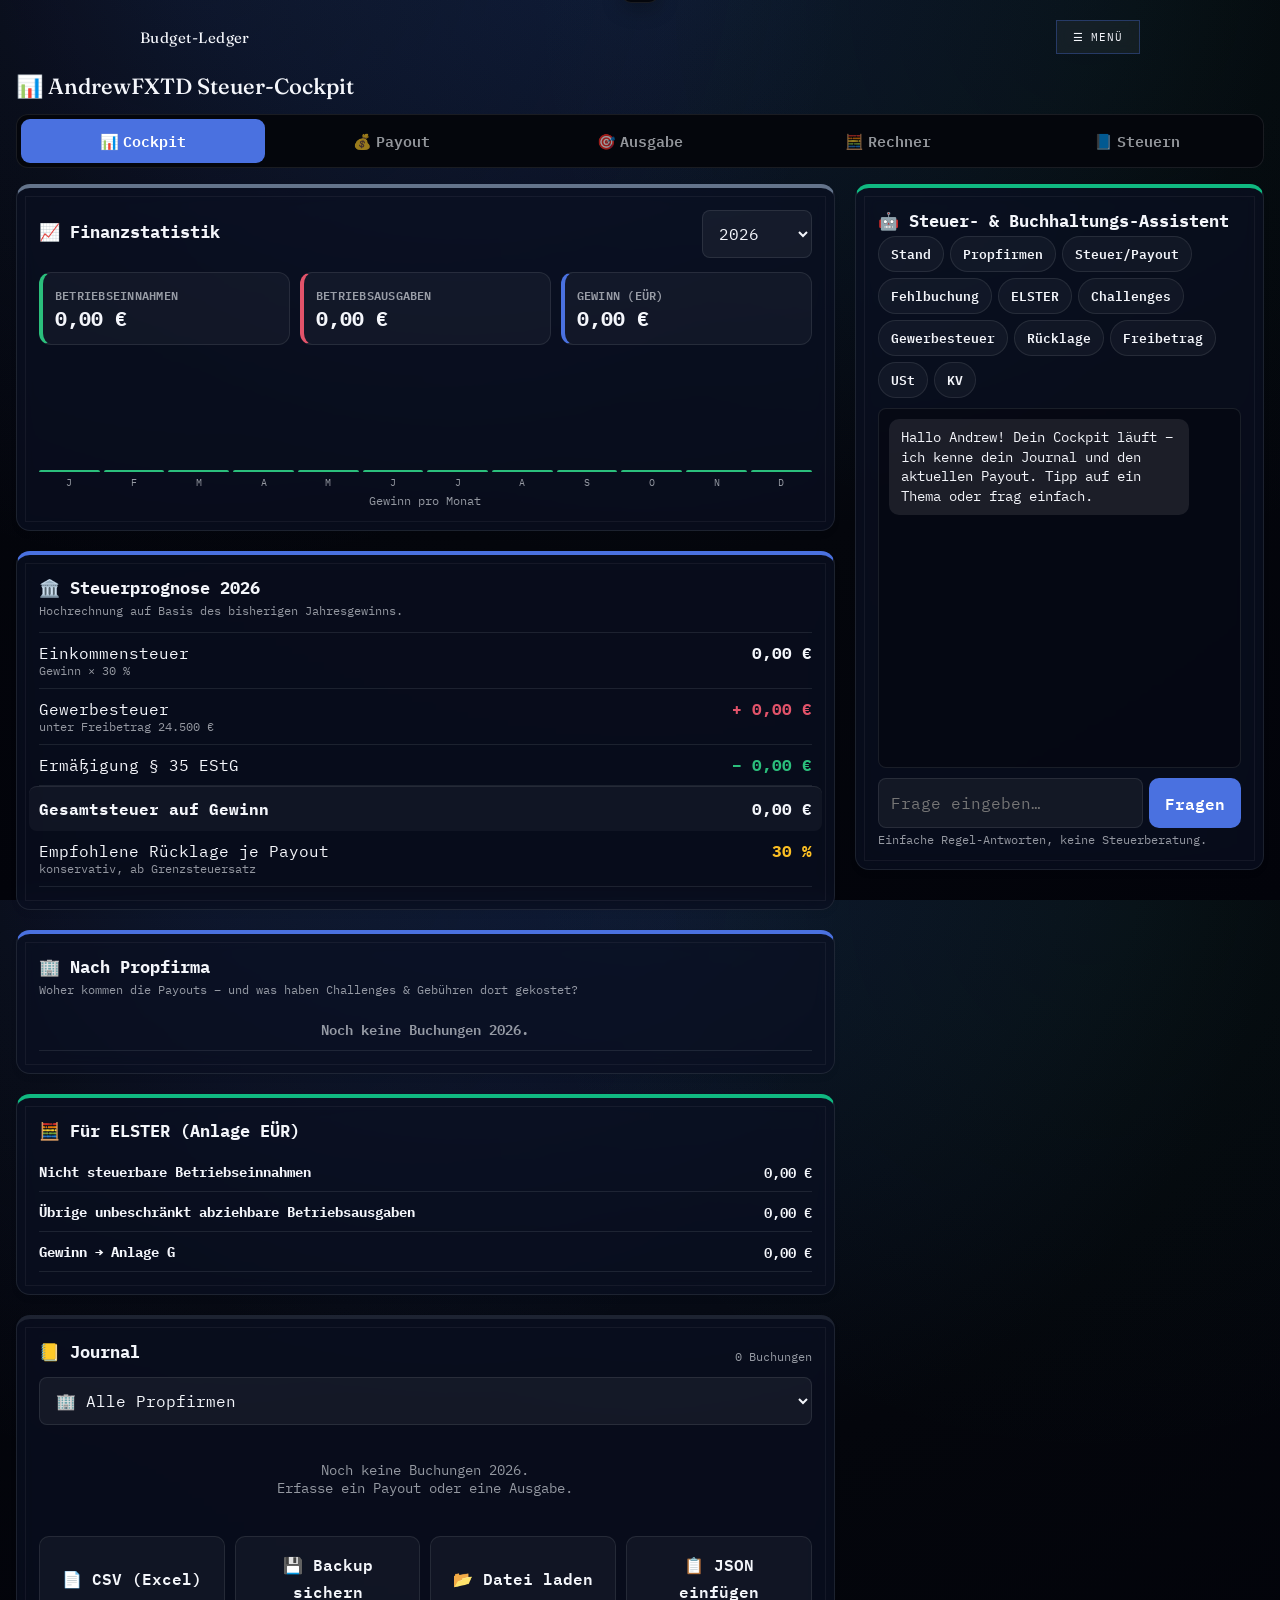
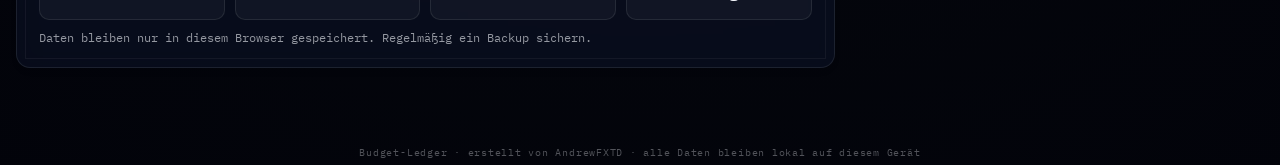
<file: steuererklaerung.html>
<!DOCTYPE html>
<html lang="de"><head><meta charset="UTF-8"><meta http-equiv="refresh" content="0; url=steuer-cockpit.html"><meta name="viewport" content="width=device-width, initial-scale=1"><title>Weiter zum Steuer-Cockpit</title></head>
<body style="background:#04060c;color:#f4f6fb;font-family:sans-serif;padding:24px"><p>Die Steuererklärung ist jetzt das <a href="steuer-cockpit.html" style="color:#4a71e0">Steuer-Cockpit</a>.</p><script>location.replace('steuer-cockpit.html');</script></body></html>
</file>
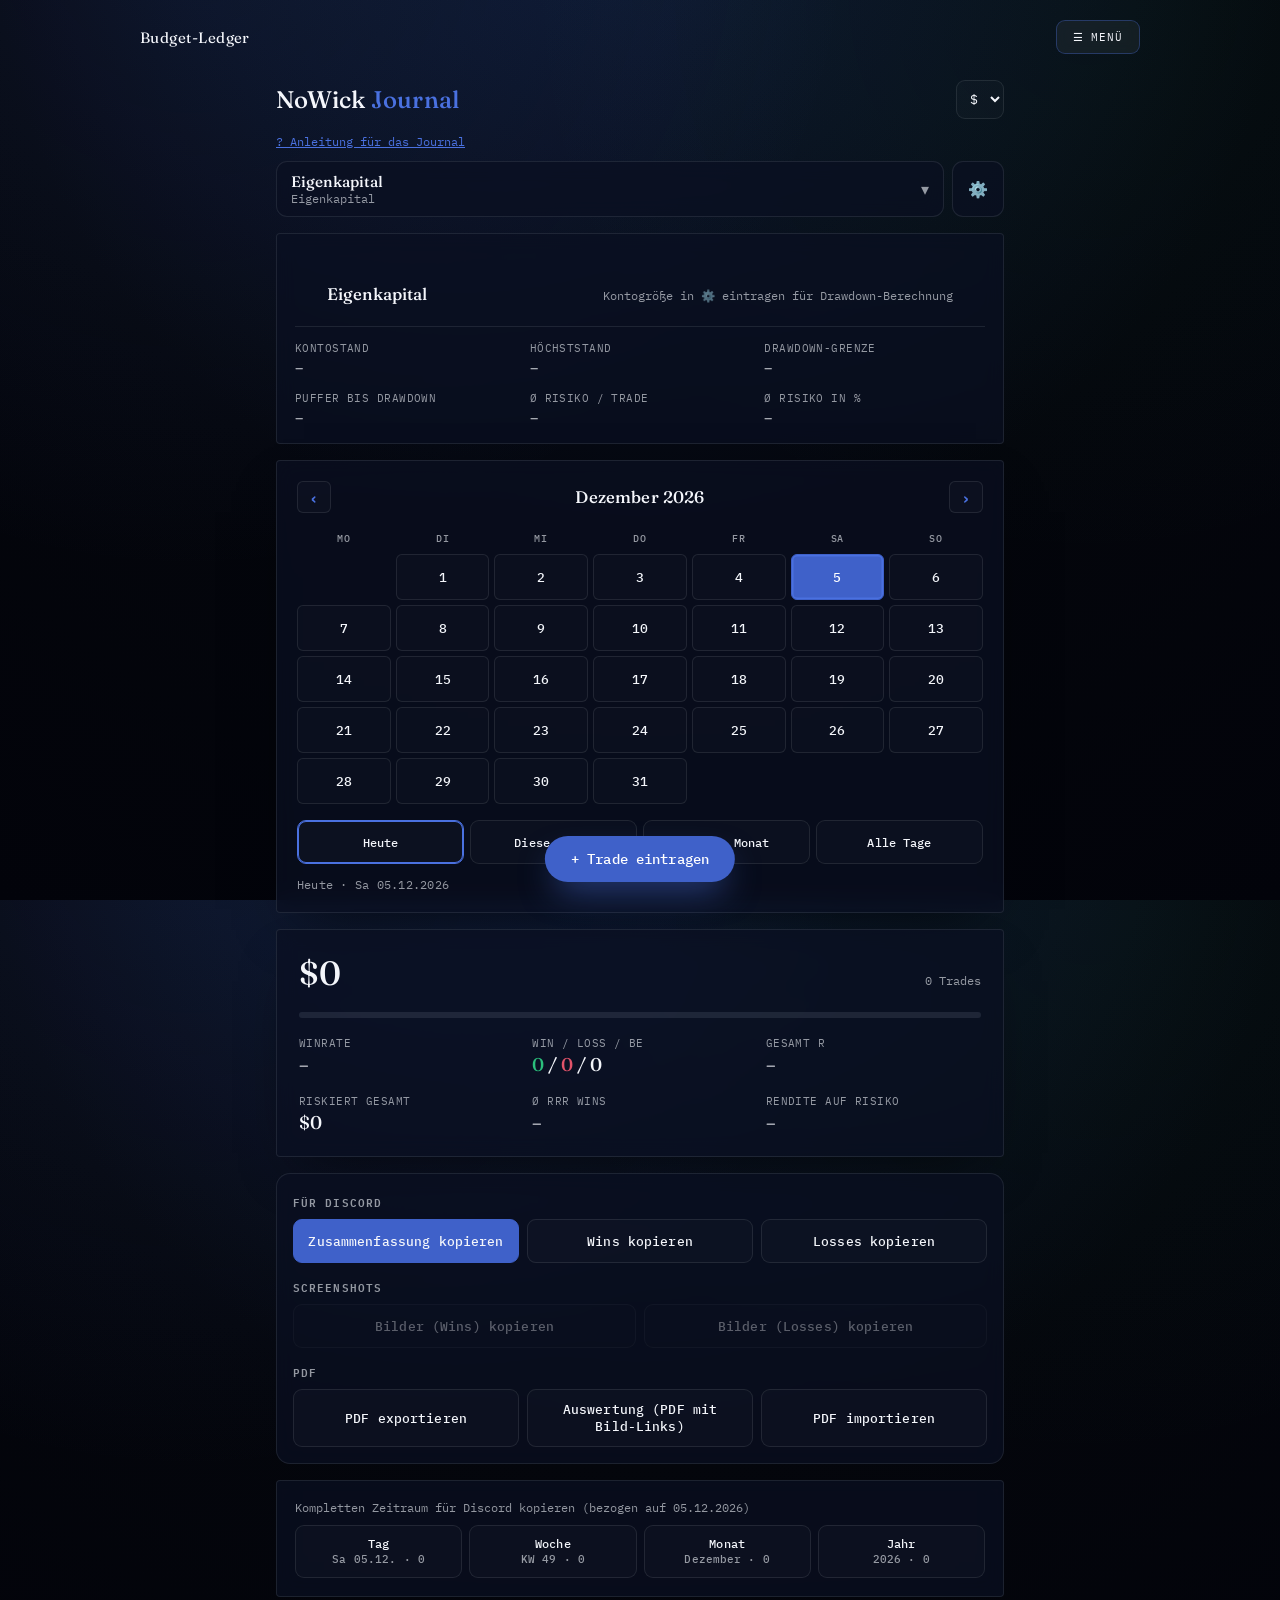
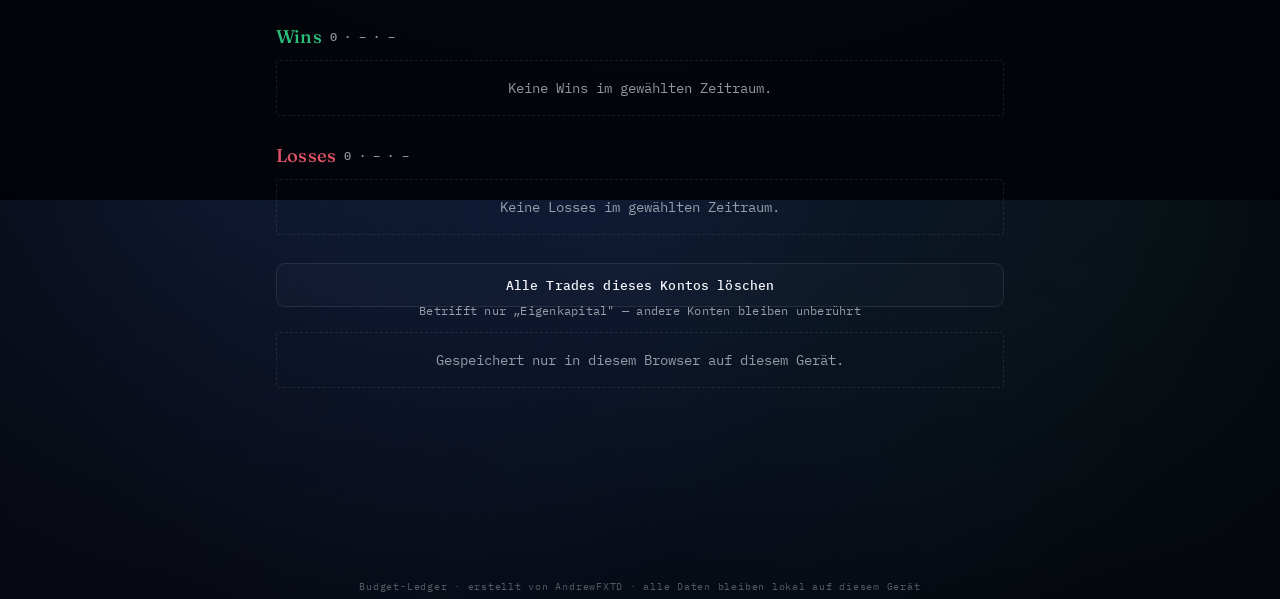
<file: trading-journal.html>
<!DOCTYPE html>
<html lang="de">
<head>
<meta charset="UTF-8">
<script>
  (function(){
    try{
      var t = localStorage.getItem('sparrechner_theme_v1');
      if(t && t !== 'midnight') document.documentElement.setAttribute('data-theme', t);
    }catch(e){}
  })();
</script>
<script>if(/[?&]embed=1/.test(location.search))document.documentElement.classList.add("embed");</script>
<meta name="viewport" content="width=device-width, initial-scale=1, viewport-fit=cover">
<title>Budget-Ledger — Trading Journal</title>
<link rel="manifest" href="manifest.json">
<meta name="theme-color" content="#04060c">
<link rel="icon" href="icon-192.png">
<link rel="apple-touch-icon" href="apple-touch-icon.png">
<meta name="apple-mobile-web-app-capable" content="yes">
<meta name="apple-mobile-web-app-status-bar-style" content="black-translucent">
<meta name="apple-mobile-web-app-title" content="Sparrechner">
<link rel="preconnect" href="https://fonts.googleapis.com">
<link href="https://fonts.googleapis.com/css2?family=Fraunces:opsz,wght@9..144,400;9..144,500;9..144,600&family=IBM+Plex+Mono:wght@400;500;600&display=swap" rel="stylesheet">
<link rel="stylesheet" href="style.css">
<script src="jspdf.umd.min.js"></script>
<style>
:root{
  --be:#8a95a8;--accent-ink:var(--ink);
  --win-soft:color-mix(in srgb, var(--sage) 14%, transparent);
  --loss-soft:color-mix(in srgb, var(--danger) 14%, transparent);
  --be-soft:color-mix(in srgb, var(--be) 16%, transparent);
}
*{box-sizing:border-box}
body{
  margin:0;min-height:100vh;
  font-family:'IBM Plex Mono',ui-monospace,SFMono-Regular,Menlo,monospace;font-variant-numeric:tabular-nums;-webkit-text-size-adjust:100%;
}
.wrap{max-width:760px;margin:0 auto;padding:14px 16px 120px}
.top{display:flex;justify-content:space-between;align-items:center;gap:10px;margin-bottom:18px}
h1{font-family:'Fraunces',serif;font-weight:500;font-size:1.5rem;margin:0;letter-spacing:.01em}
h1 span{color:var(--brass);font-weight:500}
h2{font-family:'Fraunces',serif;font-weight:500;font-size:1.15rem;margin:28px 0 12px;display:flex;align-items:center;gap:8px;letter-spacing:.01em}
h2 small{font-family:'IBM Plex Mono',monospace;color:var(--ink-soft);font-weight:500;font-size:.72rem;letter-spacing:.02em}
button{font:inherit;cursor:pointer;border:0;border-radius:9px;color:inherit}
button:focus-visible,input:focus-visible,select:focus-visible{outline:2px solid var(--brass);outline-offset:2px}
.btn{background:rgba(255,255,255,.02);color:var(--ink);padding:11px 14px;font-weight:500;font-size:.82rem;border:1px solid var(--card-line);letter-spacing:.01em;transition:border-color .15s ease,background .15s ease}
.btn:hover{border-color:var(--brass);background:rgba(74,113,224,.06)}
.btn:disabled{opacity:.35;cursor:not-allowed}
.btn:disabled:hover{border-color:var(--card-line);background:rgba(255,255,255,.02)}
.btn.primary{background:var(--brass-deep);color:var(--accent-ink);border-color:var(--brass-deep)}
.btn.primary:hover{background:var(--brass)}
.btn.armed{background:var(--danger);color:#fff;border-color:var(--danger)}
.btn.done{background:var(--sage);color:#fff;border-color:var(--sage)}
.cur{background:rgba(255,255,255,.02);border:1px solid var(--card-line);border-radius:9px;padding:9px;font:inherit;font-size:.82rem;color:var(--ink)}

/* day chips */
.days{display:flex;gap:8px;overflow-x:auto;padding-bottom:6px;scrollbar-width:thin}
.chip{flex:none;background:rgba(255,255,255,.02);border:1px solid var(--card-line);border-radius:11px;padding:7px 11px;font-size:.8rem;text-align:left;line-height:1.3}
.chip b{display:block;font-size:.85rem;font-family:'Fraunces',serif;font-weight:500}
.chip.on{border-color:var(--brass);box-shadow:inset 0 0 0 1px var(--brass)}
.chip small{color:var(--ink-soft)}

/* accounts */
.acct-bar{display:flex;gap:8px;overflow-x:auto;scrollbar-width:thin;padding-bottom:2px;margin-bottom:14px}
.acct-chip{flex:none;background:var(--card);backdrop-filter:blur(10px);-webkit-backdrop-filter:blur(10px);border:1px solid var(--card-line);border-radius:11px;padding:9px 13px;font-size:.8rem;text-align:left;line-height:1.3;cursor:pointer;min-width:120px}
.acct-chip b{display:flex;align-items:center;gap:5px;font-size:.88rem;font-family:'Fraunces',serif;font-weight:500;white-space:nowrap}
.acct-chip small{color:var(--ink-soft);display:block;margin-top:2px}
.acct-chip.on{border-color:var(--brass);box-shadow:inset 0 0 0 1.5px var(--brass)}
.acct-chip.add{display:flex;align-items:center;justify-content:center;min-width:44px;font-size:1.1rem;color:var(--ink-soft)}
.acct-gear{flex:none;background:var(--card);border:1px solid var(--card-line);border-radius:11px;width:40px;display:flex;align-items:center;justify-content:center;font-size:1rem;cursor:pointer}
.acct-stats{background:var(--card);backdrop-filter:blur(10px);-webkit-backdrop-filter:blur(10px);border:1px solid var(--card-line);border-radius:4px;padding:16px 18px;margin-bottom:16px;display:grid;grid-template-columns:repeat(3,1fr);gap:14px}
.acct-stats .head{grid-column:1/-1;display:flex;justify-content:space-between;align-items:baseline;flex-wrap:wrap;gap:6px}
.acct-stats .head h3{margin:0;font-family:'Fraunces',serif;font-weight:500;font-size:1.05rem;display:flex;align-items:center;gap:6px}
.acct-stats .head small{color:var(--ink-soft);font-size:.72rem}
.acct-stats .stat small{display:block;color:var(--ink-soft);font-size:.68rem;letter-spacing:.04em;text-transform:uppercase;margin-bottom:2px}
.acct-stats .stat b{font-family:'Fraunces',serif;font-size:1rem}
.acct-stats .ddbar{grid-column:1/-1;height:8px;border-radius:99px;background:var(--be-soft);overflow:hidden;position:relative}
.acct-stats .ddbar i{display:block;height:100%;background:var(--sage)}
.acct-stats .ddbar.warn i{background:#e0a83f}
.acct-stats .ddbar.danger i{background:var(--danger)}
@media (max-width:480px){.acct-stats{grid-template-columns:1fr 1fr}}
.crown{filter:none}
button{touch-action:manipulation;-webkit-tap-highlight-color:transparent}
.btn,.seg button{min-height:44px}
.grid label small.hint{text-transform:none;letter-spacing:0;font-size:.68rem;opacity:.7;line-height:1.35}
.acct-select{flex:1;min-width:0;display:flex;align-items:center;justify-content:space-between;gap:10px;text-align:left;background:var(--card);backdrop-filter:blur(10px);-webkit-backdrop-filter:blur(10px);border:1px solid var(--card-line);border-radius:11px;padding:10px 14px;min-height:52px;color:var(--ink);cursor:pointer}
.acct-select .as-main{display:flex;flex-direction:column;min-width:0}
.acct-select b{font-family:'Fraunces',serif;font-weight:500;font-size:.95rem;white-space:nowrap;overflow:hidden;text-overflow:ellipsis}
.acct-select small{color:var(--ink-soft);font-size:.72rem;white-space:nowrap;overflow:hidden;text-overflow:ellipsis}
.acct-select .as-chev{color:var(--ink-soft);flex:none}
.acct-gear{min-height:52px;width:52px;color:var(--ink)}
.ap-item{display:flex;align-items:center;justify-content:space-between;gap:10px;padding:14px;border:1px solid var(--card-line);border-radius:10px;margin-bottom:8px;cursor:pointer;background:rgba(255,255,255,.02)}
.ap-item.on{border-color:var(--brass);box-shadow:inset 0 0 0 1.5px var(--brass)}
.ap-main{display:flex;flex-direction:column;min-width:0}
.ap-main b{font-family:'Fraunces',serif;font-weight:500}
.ap-main small{color:var(--ink-soft);font-size:.74rem}
.ap-side{display:flex;align-items:center;gap:10px;font-family:'Fraunces',serif;flex:none}
.ap-edit{background:none;border:1px solid var(--card-line);width:40px;height:40px;border-radius:8px;font-size:1rem}
.payout-row{display:flex;align-items:center;gap:10px;padding:9px 0;border-bottom:1px dashed var(--card-line);font-size:.84rem}
.payout-row .pr-date{color:var(--ink-soft);flex:none;font-size:.76rem}
.payout-row .pr-amt{font-family:'Fraunces',serif;font-weight:500;flex:none}
.payout-row .pr-note{color:var(--ink-soft);flex:1;min-width:0;overflow:hidden;text-overflow:ellipsis;white-space:nowrap;font-size:.78rem}
.payout-row .pr-del{background:none;border:none;color:var(--ink-soft);flex:none;font-size:.9rem;min-height:32px;min-width:32px}
.payout-row .pr-del:hover{color:var(--danger)}
.btn.full{grid-column:1/-1}
.thead{cursor:pointer;-webkit-user-select:none;user-select:none}
.thead .chev{color:var(--ink-soft);font-size:1.4rem;line-height:1;transition:transform .2s;margin-left:2px;flex:none}
.trade.open .thead .chev{transform:rotate(90deg)}
.tmeta{padding:6px 16px 14px;font-size:.74rem;color:var(--ink-soft)}
.trade .shots{padding:0 16px 14px}
.trade .shots img{height:68px}
.trade:not(.open) .tbody{display:none}
.trade.open .tmeta{padding-bottom:10px}
.sharebox{background:var(--card);backdrop-filter:blur(10px);-webkit-backdrop-filter:blur(10px);border:1px solid var(--card-line);border-radius:14px;padding:4px 16px 16px;margin:16px 0}
.sharebox .gh{font-size:.68rem;letter-spacing:.1em;text-transform:uppercase;color:var(--ink-soft);margin:14px 0 8px;font-weight:600}
.sharebox .copyrow{margin:0}
.tablewrap th,.tablewrap td{padding:9px 7px;font-size:.74rem;white-space:nowrap}
.tablewrap tr.total{display:table-row;margin:0;padding:0;border:0;background:transparent}
.tablewrap tr.total td{display:table-cell}
@media (max-width:560px){
  .tablewrap table{min-width:0}
  .tablewrap th,.tablewrap td{padding:9px 5px}
  .tablewrap th:nth-child(2),.tablewrap td:nth-child(2),.tablewrap th:nth-child(3),.tablewrap td:nth-child(3),.tablewrap th:nth-child(6),.tablewrap td:nth-child(6){display:none}
  .tablewrap th{font-size:.6rem;letter-spacing:0}
  .tablewrap tr.total td:nth-child(2),.tablewrap tr.total td:nth-child(3),.tablewrap tr.total td:nth-child(6){display:none}
}
html.embed body{padding-bottom:24px}
html.embed .guide-link{display:none}
html.embed .fab{display:none}
html.embed .trade,html.embed .sharebox,html.embed .tablewrap{border-radius:14px}
html.embed .trade{border-left-width:1px}
html.embed .btn{border-radius:12px}
.cand-row{display:flex;align-items:center;gap:10px;padding:8px 0;border-bottom:1px dashed var(--card-line)}
.grid .cand-row label{text-transform:none;letter-spacing:0;font-size:.86rem;flex-direction:row;align-items:center;gap:10px;color:var(--ink);flex:1;min-width:0}
.grid .cand-row input[type=checkbox]{width:22px;height:22px;flex:none;accent-color:var(--brass);padding:0}
.grid .cand-row input.cand-f{width:84px;flex:none}
.cand-row small{display:block;color:var(--ink-soft);font-size:.7rem}
.hint2{font-size:.72rem;color:var(--ink-soft);margin:8px 0 0;line-height:1.45}
.mirror-tag{display:inline-block;font-size:.7rem;letter-spacing:.03em;color:var(--brass);border:1px solid var(--brass);border-radius:99px;padding:2px 10px;margin:0 0 10px}

/* calendar */
.cal{background:var(--card);backdrop-filter:blur(10px);-webkit-backdrop-filter:blur(10px);border:1px solid var(--card-line);border-radius:4px;padding:20px;box-shadow:0 24px 60px -28px rgba(0,0,0,.7)}
.calhead{display:flex;align-items:center;justify-content:space-between;margin-bottom:14px}
.calhead b{font-family:'Fraunces',serif;font-weight:500;font-size:1.05rem;letter-spacing:.01em}
.calhead button{width:34px;height:32px;background:rgba(255,255,255,.02);border:1px solid var(--card-line);color:var(--brass);font-size:1rem;font-weight:600;border-radius:6px}
.calhead button:hover{border-color:var(--brass)}
.calgrid{display:grid;grid-template-columns:repeat(7,minmax(0,1fr));gap:5px;justify-items:stretch}
.wd{font-size:.65rem;letter-spacing:.08em;text-transform:uppercase;font-weight:500;color:var(--ink-soft);display:flex;align-items:center;justify-content:center;text-align:center;padding:4px 0}
.cd{position:relative;aspect-ratio:1/1;max-height:46px;width:100%;background:rgba(255,255,255,.015);border:1px solid var(--card-line);border-radius:6px;display:flex;align-items:center;justify-content:center;text-align:center;font-weight:500;font-size:.82rem;padding:0;transition:border-color .12s ease,transform .08s ease}
.cd:hover{border-color:var(--brass);transform:translateY(-1px)}
.cd i{position:absolute;left:50%;bottom:5px;transform:translateX(-50%);width:5px;height:5px;border-radius:99px;background:var(--be)}
.cd i.w{background:var(--sage)}.cd i.l{background:var(--danger)}
.cd.today{box-shadow:inset 0 0 0 1.5px var(--brass)}
.cd.on{background:var(--brass-deep);color:#fff;border-color:var(--brass-deep)}
.quick{display:flex;gap:6px;flex-wrap:wrap;margin-top:16px}
.quick .btn{flex:1;padding:9px 6px;font-size:.76rem;min-width:70px}
.quick .btn.on{border-color:var(--brass);box-shadow:inset 0 0 0 1px var(--brass)}
.sellabel{font-size:.78rem;color:var(--ink-soft);margin-top:12px;letter-spacing:.02em}
.tablewrap{overflow-x:auto;background:var(--card);backdrop-filter:blur(10px);-webkit-backdrop-filter:blur(10px);border:1px solid var(--card-line);border-radius:4px}
table{border-collapse:collapse;width:100%;font-size:.82rem;min-width:520px}
th,td{padding:11px 12px;text-align:right;border-bottom:1px dashed var(--card-line);white-space:nowrap}
th:first-child,td:first-child,th:nth-child(2),td:nth-child(2){text-align:left}
th{color:var(--ink-soft);font-weight:500;font-size:.68rem;letter-spacing:.05em;text-transform:uppercase}
tr.total td{font-weight:600;border-bottom:0;font-family:'Fraunces',serif}
/* stats */
.stats{background:var(--card);backdrop-filter:blur(10px);-webkit-backdrop-filter:blur(10px);border:1px solid var(--card-line);border-radius:4px;padding:22px;margin-top:16px;display:grid;grid-template-columns:repeat(3,1fr);gap:18px;box-shadow:0 24px 60px -28px rgba(0,0,0,.7)}
.pnl{grid-column:1/-1;display:flex;align-items:baseline;justify-content:space-between;flex-wrap:wrap;gap:8px}
.pnl b{font-family:'Fraunces',serif;font-size:2.1rem;font-weight:500;letter-spacing:-.01em}
.pnl small{color:var(--ink-soft);font-size:.78rem}
.stat small{display:block;color:var(--ink-soft);font-size:.68rem;letter-spacing:.04em;text-transform:uppercase;margin-bottom:3px}
.stat b{font-family:'Fraunces',serif;font-size:1.15rem;font-weight:500}
.bar{grid-column:1/-1;height:6px;border-radius:99px;background:var(--be-soft);overflow:hidden;display:flex}
.bar i{display:block;height:100%}
.pos{color:var(--sage)}.neg{color:var(--danger)}
.copyrow{display:flex;gap:8px;flex-wrap:wrap;margin-top:14px}
.copyrow .btn{flex:1;min-width:140px}
.gallery{background:var(--card);backdrop-filter:blur(10px);-webkit-backdrop-filter:blur(10px);border:1px solid var(--card-line);border-radius:4px;padding:16px;margin-top:16px}
.gallery h4{margin:0 0 10px;font-size:.78rem;letter-spacing:.04em;text-transform:uppercase;display:flex;align-items:center;gap:8px}
.gallery-group{margin-bottom:14px}
.gallery-group:last-child{margin-bottom:0}
.gallery-grid{display:grid;grid-template-columns:repeat(auto-fill,minmax(90px,1fr));gap:8px}
.gallery-item{position:relative;cursor:pointer;border:1px solid var(--card-line);border-radius:6px;overflow:hidden;background:rgba(255,255,255,.02)}
.gallery-item img{width:100%;height:78px;object-fit:cover;display:block}
.gallery-item span{position:absolute;left:0;bottom:0;right:0;background:rgba(4,6,12,.72);color:var(--ink);font-size:.66rem;text-align:center;padding:3px 2px;letter-spacing:.02em}
.gallery-item:hover{border-color:var(--brass)}
.gallery-item.copied span{background:var(--sage);color:#04150c}
.gallery-empty{font-size:.78rem;color:var(--ink-soft)}
.period{background:var(--card);backdrop-filter:blur(10px);-webkit-backdrop-filter:blur(10px);border:1px solid var(--card-line);border-radius:4px;padding:18px;margin-top:14px}
.period p{margin:0 0 10px;font-size:.78rem;color:var(--ink-soft)}
.period .grid4{display:grid;grid-template-columns:repeat(4,1fr);gap:7px}
.period .btn{padding:10px 4px;font-size:.74rem;line-height:1.3}
.period .btn small{display:block;font-weight:500;color:var(--ink-soft);font-size:.66rem;margin-top:2px}
.period .btn.done small{color:#fff}
@media (max-width:420px){.period .grid4{grid-template-columns:1fr 1fr}}

/* trades */
.list{display:flex;flex-direction:column;gap:12px}
.empty{color:var(--ink-soft);font-size:.86rem;padding:18px;border:1px dashed var(--card-line);border-radius:4px;text-align:center}
.trade{background:var(--card);backdrop-filter:blur(10px);-webkit-backdrop-filter:blur(10px);border:1px solid var(--card-line);border-left:3px solid var(--be);border-radius:4px;overflow:hidden;box-shadow:0 20px 50px -30px rgba(0,0,0,.7)}
.trade.win{border-left-color:var(--sage)}.trade.loss{border-left-color:var(--danger)}
.thead{display:flex;align-items:center;gap:8px;padding:14px 16px 0}
.badge{font-weight:600;font-size:.68rem;letter-spacing:.05em;text-transform:uppercase;padding:4px 9px;border-radius:99px;background:var(--be-soft);color:var(--be)}
.win .badge{background:var(--win-soft);color:var(--sage)}.loss .badge{background:var(--loss-soft);color:var(--danger)}
.sym{font-weight:600;flex:1;min-width:0;overflow:hidden;text-overflow:ellipsis;white-space:nowrap;font-size:.9rem}
.tp{font-family:'Fraunces',serif;font-weight:500;font-size:1.05rem}
.facts{display:grid;grid-template-columns:repeat(4,1fr);gap:7px;padding:12px 16px 0}
.facts div{background:rgba(255,255,255,.02);border:1px solid var(--card-line);border-radius:4px;padding:7px 9px;min-width:0}
.facts small{display:block;color:var(--ink-soft);font-size:.64rem;letter-spacing:.03em;text-transform:uppercase}
.facts b{display:block;font-size:.82rem;font-weight:500;overflow:hidden;text-overflow:ellipsis;white-space:nowrap;margin-top:2px}
.shots{display:flex;gap:8px;padding:12px 16px 0;overflow-x:auto}
.shots img{height:84px;max-width:150px;object-fit:cover;border-radius:4px;border:1px solid var(--card-line);cursor:zoom-in;flex:none;background:rgba(255,255,255,.02)}
.note{font-size:.82rem;color:var(--ink-soft);padding:10px 16px 0;overflow-wrap:anywhere;line-height:1.5}
.actions{display:flex;gap:6px;padding:12px 16px 16px;flex-wrap:wrap}
.actions .btn{padding:8px 11px;font-size:.76rem}

/* fab */
.fab{position:fixed;left:50%;transform:translateX(-50%);bottom:calc(18px + env(safe-area-inset-bottom,0px));background:var(--brass-deep);color:#fff;font-weight:500;font-size:.85rem;letter-spacing:.01em;padding:14px 26px;border-radius:99px;box-shadow:0 16px 34px -10px rgba(74,113,224,.6);z-index:5}
.fab:hover{background:var(--brass)}

/* sheet */
.modal{position:fixed;inset:0;background:rgba(2,4,10,.82);display:none;align-items:flex-end;justify-content:center;z-index:10}
.modal.open{display:flex}
.sheet{background:#0a0f1e;border:1px solid var(--card-line);border-top:1px solid var(--card-line);width:100%;max-width:600px;border-radius:4px 4px 0 0;padding:22px 18px 0;max-height:92vh;overflow:auto;box-shadow:0 -20px 60px -20px rgba(0,0,0,.8);display:flex;flex-direction:column}
.sheet h3{font-family:'Fraunces',serif;font-weight:500;margin:0 0 16px;font-size:1.15rem}
.grid{display:grid;grid-template-columns:1fr 1fr;gap:12px}
@media (max-width:480px){ .grid{grid-template-columns:1fr} }
.grid label{font-size:.72rem;letter-spacing:.04em;text-transform:uppercase;color:var(--ink-soft);display:flex;flex-direction:column;gap:6px;min-width:0}
.grid .full{grid-column:1/-1}
.grid input,.grid select,.grid textarea{font:inherit;font-size:16px;color:var(--ink);background:rgba(255,255,255,.02);border:1px solid var(--card-line);border-radius:6px;padding:10px 11px;width:100%;min-width:0}
.grid textarea{resize:vertical;font-family:'IBM Plex Mono',monospace}
.grid input:focus,.grid select:focus,.grid textarea:focus{border-color:var(--brass);outline:none}
.seg{display:flex;gap:6px;min-width:0}
.seg button{flex:1;min-width:0;padding:11px 4px;font-weight:500;font-size:.82rem;background:rgba(255,255,255,.02);border:1px solid var(--card-line)}
.seg button.on[data-v="win"],.seg button.on[data-v="long"]{background:var(--sage);color:#04150c;border-color:var(--sage)}
.seg button.on[data-v="loss"],.seg button.on[data-v="short"]{background:var(--danger);color:#1a0509;border-color:var(--danger)}
.seg button.on[data-v="be"]{background:var(--be);color:#0a0f1a;border-color:var(--be)}
.drop{border:1.5px dashed var(--card-line);border-radius:6px;padding:16px;text-align:center;font-size:.82rem;color:var(--ink-soft);display:block;cursor:pointer;overflow-wrap:anywhere;word-break:break-word;min-width:0}
.drop.over{border-color:var(--brass);color:var(--brass)}
.drop input{position:absolute;width:1px;height:1px;opacity:0}
.fshots{display:flex;gap:8px;flex-wrap:wrap;margin-top:10px}
.fshots div{position:relative}
.fshots img{height:70px;border-radius:6px;border:1px solid var(--card-line)}
.fshots button{position:absolute;top:-6px;right:-6px;width:22px;height:22px;border-radius:99px;background:var(--danger);color:#fff;font-weight:600;line-height:1}
.preview{background:rgba(255,255,255,.02);border:1px solid var(--card-line);border-radius:6px;padding:12px 14px;font-size:.85rem;display:flex;gap:16px;flex-wrap:wrap}
.preview b{font-family:'Fraunces',serif;font-weight:500}
.row{display:flex;gap:8px;margin:16px -18px 0;padding:14px 18px calc(14px + env(safe-area-inset-bottom,0px));position:sticky;bottom:0;background:#0a0f1e;border-top:1px solid var(--card-line);z-index:2}
.row .btn{flex:1;padding:13px}
.imp table{min-width:560px}
.imp td,.imp th{font-size:.78rem;padding:8px 9px}
.imp tr.dup td{opacity:.5}
.imp input[type=checkbox]{width:18px;height:18px;accent-color:var(--brass)}
.impinfo{font-size:.82rem;color:var(--ink-soft);margin:0 0 12px;line-height:1.5}
.viewer{position:fixed;inset:0;background:rgba(0,0,0,.92);display:none;align-items:center;justify-content:center;z-index:11;padding:16px}
.viewer.open{display:flex}
.viewer img{max-width:100%;max-height:100%;border-radius:6px}
.toast{position:fixed;left:50%;bottom:calc(88px + env(safe-area-inset-bottom,0px));transform:translateX(-50%);background:var(--ink);color:#04060c;padding:11px 18px;border-radius:99px;font-size:.85rem;font-weight:500;opacity:0;pointer-events:none;transition:opacity .2s;z-index:12;max-width:90vw;text-align:center}
.toast.show{opacity:1}
.loading{color:var(--ink-soft);text-align:center;padding:48px 0;font-size:.9rem}
@media (max-width:420px){.stats{grid-template-columns:1fr 1fr}.facts{grid-template-columns:1fr 1fr}}
@media (prefers-reduced-motion:reduce){*{transition:none!important}}
</style>
</head>
<body>

<nav class="topnav">
  <span class="brand">Budget-Ledger</span>
  <button class="menu-toggle" id="menu-toggle" type="button">☰ Menü</button>
  <div class="menu-panel" id="menu-panel">
    <a href="start.html">Start<span class="sub-label">Übersicht aller Bereiche</span></a>
    <a href="index.html">Sparrechner<span class="sub-label">Übersicht &amp; Spartopf</span></a>
    <a href="steuer-cockpit.html">Steuer-Cockpit<span class="sub-label">Payouts, Belege &amp; EÜR</span></a>
    <a href="trading-journal.html" class="active">Trading Journal<span class="sub-label">NoWick Journal</span></a>
    <a href="anleitung.html">Anleitung<span class="sub-label">Funktionen erklärt</span></a>
    <div class="theme-switcher">
      <span class="ts-label">Farbschema</span>
      <div class="ts-row">
        <button class="theme-swatch" data-swatch="midnight" title="Mitternacht (Standard)" type="button"></button>
        <button class="theme-swatch" data-swatch="redblack" title="Rot-Schwarz" type="button"></button>
        <button class="theme-swatch" data-swatch="emerald" title="Smaragd" type="button"></button>
        <button class="theme-swatch" data-swatch="amber" title="Bernstein" type="button"></button>
      </div>
    </div>
  </div>
</nav>

<div class="wrap">
  <div class="top">
    <h1>NoWick <span>Journal</span></h1>
    <select class="cur" id="cur" aria-label="Währung"><option>$</option><option>€</option></select>
  </div>

  <p class="guide-link" style="margin:-4px 0 12px;font-size:.78rem"><a href="anleitung.html#journal" style="color:var(--brass)">? Anleitung für das Journal</a></p>
  <div class="acct-bar" id="acctBar"></div>
  <div id="acctStatsWrap"></div>

  <div id="app"><div class="loading">Journal wird geladen…</div></div>
</div>

<div class="modal" id="acctModal">
  <div class="sheet">
    <h3 id="acctModalTitle">Konto verwalten</h3>
    <div class="grid">
      <label class="full">Name<input id="aName" placeholder="z. B. Eigenkapital, FundingPips 50k"></label>
      <label>Firma (optional)<input id="aFirma" placeholder="z. B. FundingPips"></label>
      <label>Phase<input id="aPhase" list="phaseList" placeholder="z. B. Step 1"></label>
      <datalist id="phaseList"><option value="Eigenkapital"><option value="Step 1"><option value="Step 2"><option value="Master"></datalist>
      <label>Kontogröße / Start<input id="aStart" inputmode="decimal" placeholder="z. B. 50000"></label>
      <label>Drawdown-Typ
        <select id="aDdType"><option value="static">Statisch (fix ab Start)</option><option value="trailing">Mitlaufend (vom Höchststand)</option></select>
      </label>
      <label>Max. Drawdown gesamt (%)<input id="aMaxDd" inputmode="decimal" placeholder="z. B. 10"></label>
      <label>Max. Tages-Drawdown (%, optional)<input id="aDailyDd" inputmode="decimal" placeholder="z. B. 5"></label>
      <label>Gewinnziel (%, optional)<input id="aTarget" inputmode="decimal" placeholder="z. B. 8"></label>
      <label>Profit Split – dein Anteil (%)<input id="aSplit" inputmode="decimal" placeholder="z. B. 80"><small class="hint">bei Auszahlungen wird dein Anteil automatisch vorgerechnet</small></label>
      <label class="full">Regeln (frei editierbar)<textarea id="aRules" rows="4" placeholder="z. B. keine News-Trades, max. 2 Trades/Tag, kein Trade über Nacht..."></textarea></label>
    </div>
    <div class="full" id="copyWrap" style="margin-top:16px">
      <label style="display:block;font-size:.72rem;letter-spacing:.04em;text-transform:uppercase;color:var(--ink-soft);margin-bottom:8px">Copy-Trading</label>
      <div class="grid" style="gap:8px">
        <label class="full">Rolle dieses Kontos
          <select id="aCopyRole"><option value="none">Kein Copy-Trading</option><option value="lead">Lead-Konto (wird kopiert)</option><option value="copy">Copy-Konto (kopiert einen Lead)</option></select>
        </label>
        <label class="full" id="copyBaseWrap" style="display:none">Größe für den Faktor
          <input id="aCopyBase" inputmode="decimal" placeholder="leer = Kontogröße / Start">
          <small class="hint">z. B. 5.000 – auch wenn gerade 5.300 auf dem Konto sind. Aus dieser Zahl wird der Faktor berechnet, nicht aus dem aktuellen Kontostand.</small>
        </label>
        <div class="full" id="copyLeadBox" style="display:none">
          <div id="copyCandList"></div>
          <label class="full" style="margin-top:10px">Neue Copy-Konten kopieren ab<input id="aCopySinceNew" type="date"><small class="hint">Standard heute: frühere Trades des Leads werden nicht nachträglich aufs Konto gerechnet. Leer = rückwirkend alle.</small></label>
          <p class="hint2">Haken setzen = Konto ist Copy-Konto dieses Leads. Faktor leer = automatisch aus den Größen. Screenshots gibt es nur beim Lead.</p>
        </div>
        <div class="full" id="copyFollowBox" style="display:none">
          <div class="grid" style="gap:8px">
            <label class="full">Kopiert die Trades von (Lead-Konto)<select id="aCopyOf"></select></label>
            <label>Faktor<input id="aCopyFactor" inputmode="decimal" placeholder="auto"><small class="hint">leer = automatisch</small></label>
            <label>Ab Datum<input id="aCopySince" type="date"><small class="hint">leer = alle Trades rückwirkend</small></label>
            <p class="full hint2" id="copyFactorPreview" style="margin:0"></p>
            <button type="button" class="btn full" id="copyTakeRules">Regeln &amp; Limits vom Lead übernehmen</button>
          </div>
        </div>
        <p class="full hint2" style="margin:2px 0 0">Regeln, Drawdown-Limits, Gewinnziel, Profit-Split und Auszahlungen gelten pro Konto – stelle sie oben für dieses Konto separat ein.</p>
      </div>
    </div>
    <div class="full" id="payoutWrap" style="margin-top:16px">
      <label style="display:block;font-size:.72rem;letter-spacing:.04em;text-transform:uppercase;color:var(--ink-soft);margin-bottom:8px">Auszahlungen</label>
      <div id="payoutList"></div>
      <div class="grid" style="grid-template-columns:1fr 1fr;gap:8px;margin-top:4px">
        <input id="pDate" type="date">
        <input id="pAmount" inputmode="decimal" placeholder="Betrag (brutto)">
        <input id="pNote" placeholder="Notiz (optional)" class="full" style="grid-column:1/-1">
        <p class="full" id="pSplitHint" style="grid-column:1/-1;font-size:.8rem;color:var(--ink-soft);margin:2px 0 6px"></p>
        <button type="button" class="btn full" id="pAdd" style="grid-column:1/-1">+ Auszahlung hinzufügen</button>
      </div>
    </div>
    <div class="row">
      <button class="btn" id="aCancel">Abbrechen</button>
      <button class="btn" id="aDelete" style="color:var(--danger)">Konto + alle Trades löschen</button>
      <button class="btn primary" id="aSave">Speichern</button>
    </div>
  </div>
</div>

<button class="fab" id="fab" aria-label="Trade eintragen">+ Trade eintragen</button>

<div class="modal" id="acctPickModal">
  <div class="sheet">
    <h3>Konto wählen</h3>
    <div id="acctPickList"></div>
    <div class="row">
      <button class="btn" id="apClose" type="button">Schließen</button>
      <button class="btn primary" id="apNew" type="button">+ Neues Konto</button>
    </div>
  </div>
</div>

<div class="modal" id="moveModal">
  <div class="sheet">
    <h3>Trade auf anderen Tag</h3>
    <p class="impinfo" id="mvInfo"></p>
    <div class="grid">
      <label class="full">Zieldatum<input id="mvDate" type="date"></label>
      <label class="full">Uhrzeit (optional ändern)<input id="mvTime" type="time"></label>
    </div>
    <div class="row">
      <button class="btn" id="mvCancel" type="button">Abbrechen</button>
      <button class="btn" id="mvMove" type="button">Verschieben</button>
      <button class="btn primary" id="mvCopy" type="button">Kopieren</button>
    </div>
  </div>
</div>

<div class="modal" id="modal" role="dialog" aria-modal="true" aria-labelledby="mTitle">
  <div class="sheet">
    <h3 id="mTitle">Trade eintragen</h3>
    <div class="grid">
      <label class="full">Ergebnis
        <div class="seg" id="fResult"><button type="button" data-v="win">Win</button><button type="button" data-v="loss">Loss</button><button type="button" data-v="be">BE</button></div>
      </label>
      <label class="full" id="fAccountWrap">Konto
        <select id="fAccount"></select>
      </label>
      <label>Gewinn / Verlust<input id="fPnl" inputmode="decimal" placeholder="z.B. 300"><small class="hint">Betrag ohne Vorzeichen – Win/Loss bestimmt + oder −</small></label>
      <label>Kommission<input id="fCommission" inputmode="decimal" placeholder="0"><small class="hint">wird immer abgezogen</small></label>
      <label>Paar<input id="fSym" placeholder="US100" autocapitalize="characters"></label>
      <label>Richtung
        <div class="seg" id="fDir"><button type="button" data-v="long">Long</button><button type="button" data-v="short">Short</button></div>
      </label>
      <label>Datum<input id="fDate" type="date"></label>
      <label>Uhrzeit<input id="fTime" type="time"></label>
      <label>Entry<input id="fEntry" inputmode="decimal"></label>
      <label>Stop Loss<input id="fSl" inputmode="decimal"></label>
      <label>Take Profit<input id="fTp" inputmode="decimal"></label>
      <label>Exit (optional)<input id="fExit" inputmode="decimal" placeholder="leer = TP/SL"></label>
      <label>Swap (optional)<input id="fSwap" inputmode="decimal" placeholder="0"><small class="hint">wie in MT5: Minus = Kosten, Plus = Gutschrift</small></label>
      <label>Risiko (optional)<input id="fRisk" inputmode="decimal" placeholder="z.B. 100"><small class="hint">nur für den R-Wert</small></label>
      <label class="full">Notiz<input id="fNotes" maxlength="200" placeholder="Setup, Fehler, Gedanken"></label>
      <div class="full">
        <label class="drop" id="drop"><input type="file" id="fFile" accept="image/*" multiple>Screenshot tippen oder reinziehen<br><small style="opacity:.7">Entry / SL / TP / Paar / Datum / Uhrzeit / Ergebnis / Richtung / Gewinn / Kommission werden versucht automatisch zu erkennen</small></label>
        <button type="button" class="btn" id="pasteBtn" style="width:100%;margin-top:8px">📋 Bild aus Zwischenablage einfügen</button>
        <button type="button" class="btn" id="tvTemplateBtn" style="width:100%;margin-top:8px">📋 Vorlage für TradingView-Notiz kopieren</button>
        <p style="font-size:.72rem;color:var(--ink-soft);margin:6px 2px 0">Vorlage in TradingView als Text-Notiz einfügen, Werte anpassen, dann Screenshot machen — wird beim Hochladen zuverlässig wiedererkannt.</p>
        <div class="fshots" id="fShots"></div>
        <details id="ocrRawWrap" style="display:none;margin-top:8px"><summary style="cursor:pointer;font-size:.74rem;color:var(--ink-soft)">Erkannten Rohtext anzeigen</summary><pre id="ocrRaw" style="white-space:pre-wrap;font-size:.7rem;color:var(--ink-soft);max-height:160px;overflow:auto;margin:6px 0 0"></pre></details>
      </div>
      <div class="full preview" id="preview"></div>
    </div>
    <div class="row"><button class="btn" id="mCancel">Abbrechen</button><button class="btn primary" id="mSave">Speichern</button></div>
  </div>
</div>
<div class="modal" id="imp" role="dialog" aria-modal="true" aria-labelledby="iTitle">
  <div class="sheet imp">
    <h3 id="iTitle">Trades importieren</h3>
    <p class="impinfo" id="iInfo"></p>
    <div class="tablewrap" id="iTable"></div>
    <div class="row" id="iAi" hidden><button class="btn" id="iAiBtn">Mit Claude auslesen</button></div>
    <div class="row"><button class="btn" id="iCancel">Abbrechen</button><button class="btn primary" id="iGo">Übernehmen</button></div>
  </div>
</div>
<input type="file" id="impFile" accept=".pdf,.csv,.htm,.html,.txt,application/pdf" hidden>
<div class="viewer" id="viewer"><img id="viewerImg" alt="Screenshot"></div>
<div class="toast" id="toast" role="status"></div>

<script>
const $ = id => document.getElementById(id);
const DEFAULT_ACCOUNT_ID = "default";
const ACCOUNTS_KEY = "afx_accounts";
const ACTIVE_ACCOUNT_KEY = "afx_active_account";
function defaultAccount(){
  let legacyBalance = "";
  try{ legacyBalance = localStorage.getItem("afx_balance") || ""; }catch(e){}
  return { id: DEFAULT_ACCOUNT_ID, name: "Eigenkapital", firma: "", phase: "Eigenkapital", startBalance: legacyBalance,
    ddType: "static", maxDd: "", dailyDd: "", target: "", rules: "", createdAt: Date.now() };
}
function loadAccounts(){
  try{
    const raw = localStorage.getItem(ACCOUNTS_KEY);
    if (raw){ const arr = JSON.parse(raw); if (Array.isArray(arr) && arr.length) return arr; }
  }catch(e){}
  return [defaultAccount()];
}
function saveAccounts(){ try{ localStorage.setItem(ACCOUNTS_KEY, JSON.stringify(S.accounts)); }catch(e){} }
function activeAccount(){ return S.accounts.find(a=>a.id===S.activeAccountId) || S.accounts[0]; }
function ownTrades(accId){ return S.trades.filter(t => (t.accountId||DEFAULT_ACCOUNT_ID) === accId); }
/* ---------- Copy-Trading: Copy-Konten bekommen live die Trades ihres Lead-Kontos (mit Faktor umgerechnet) ---------- */
function leadOf(acc){ return acc && acc.copyOf ? (S.accounts.find(a => a.id === acc.copyOf) || null) : null; }
function followersOf(accId){ return S.accounts.filter(a => a.copyOf === accId); }
function baseOf(a){ return (a && (num(a.copyBase) || num(a.startBalance))) || null; }   // Größe fürs Kopieren - NICHT der aktuelle Kontostand
function fmtFactor(v){ return v === null || v === undefined ? "–" : f(v, v < 0.1 ? 3 : 2); }
function copyFactorOf(acc){
  const fx = num(acc.copyFactor); if (fx !== null && fx > 0) return fx;
  const lead = leadOf(acc), a = baseOf(acc), b = lead ? baseOf(lead) : null;
  return (a && b) ? a / b : 1;                 // leer = automatisch aus den eingegebenen Größen
}
function scaleTrade(t, k){
  const o = { ...t };
  ["pnl","commission","swap","risk"].forEach(key => { const v = num(t[key]); if (v !== null) o[key] = String(Math.round(v * k * 100) / 100); });
  return o;
}
function mirrorTrade(t, acc, lead, k){
  return { ...scaleTrade(t, k), id: "m|" + t.id + "|" + acc.id, accountId: acc.id, shots: t.shots || [], _mirror: true, _leadTradeId: t.id, _leadAccId: lead.id, _k: k };
}
function mirroredFor(acc){
  const lead = leadOf(acc); if (!lead) return [];
  const k = copyFactorOf(acc);
  return ownTrades(lead.id).filter(t => !acc.copySince || t.date >= acc.copySince).map(t => mirrorTrade(t, acc, lead, k));
}
function accountTradesAll(acc){ return ownTrades(acc.id).concat(mirroredFor(acc)); }
function activeTrades(){ return accountTradesAll(activeAccount()); }
function findTradeAny(id){ return S.trades.find(x => x.id === id) || activeTrades().find(x => x.id === id) || null; }
function copyGroupOf(acc){ const lead = leadOf(acc) || acc; const followers = followersOf(lead.id); return followers.length ? { lead, followers } : null; }
function copyTag(a){
  const l = leadOf(a); if (l) return "Copy von " + (l.name||"Lead") + " ×" + fmtFactor(copyFactorOf(a));
  const n = followersOf(a.id).length; return n ? "Lead · " + n + " Copy-" + (n > 1 ? "Konten" : "Konto") : "";
}
function isMaster(acc){ return /master/i.test(acc.phase||"") || /master/i.test(acc.name||""); }

const S = { trades: [], sel: new Set(), edit: null, form: null, cur: "$", cy: new Date().getFullYear(), cm: new Date().getMonth(),
  accounts: loadAccounts(), activeAccountId: null };
try { S.activeAccountId = localStorage.getItem(ACTIVE_ACCOUNT_KEY) || S.accounts[0].id; } catch(e){ S.activeAccountId = S.accounts[0].id; }
if (!S.accounts.find(a=>a.id===S.activeAccountId)) S.activeAccountId = S.accounts[0].id;
try { S.cur = localStorage.getItem("afx_cur") || "$"; } catch(e) {}
$("cur").value = S.cur;
$("cur").addEventListener("change", e => { S.cur = e.target.value; try{ localStorage.setItem("afx_cur", S.cur); }catch(_){} render(); });

function setActiveAccount(id){ S.activeAccountId = id; try{ localStorage.setItem(ACTIVE_ACCOUNT_KEY, id); }catch(_){} render(); }

function accountEquityStats(acc, trades){
  const start = num(acc.startBalance) || 0;
  // Trades UND Auszahlungen zeitlich zu einer einzigen Kontostand-Kurve zusammenführen -> Puffer bezieht
  // sich immer auf das Geld, das nach Auszahlungen tatsächlich noch da ist, nicht auf die reine Handelsleistung.
  const events = [];
  trades.forEach(t => { const c = calc(t); if (c.pnl !== null) events.push({ key: t.date + (t.time||"") + "-t" + (t.createdAt||0), amount: c.pnl }); });
  (acc.payouts||[]).forEach(p => { const amt = num(p.amount); if (amt) events.push({ key: p.date + "~payout-" + p.id, amount: -Math.abs(amt) }); });
  events.sort((a,b) => a.key.localeCompare(b.key));
  let balance = start, peak = start;
  for (const ev of events){ balance += ev.amount; if (balance > peak) peak = balance; }
  const totalPayouts = (acc.payouts||[]).reduce((s,p)=> s + (num(p.amount)||0), 0);
  const pct = num(acc.maxDd);
  let floor = null;
  if (pct !== null){ const base = acc.ddType === "trailing" ? peak : start; floor = base * (1 - pct/100); }
  const bufferAbs = floor !== null ? balance - floor : null;
  const bufferPct = (floor !== null && balance) ? (balance - floor) / balance * 100 : null;
  const riskVals = trades.map(t=>num(t.risk)).filter(v=>v!==null);
  const avgRiskAbs = riskVals.length ? riskVals.reduce((s,v)=>s+v,0)/riskVals.length : null;
  const avgRiskPct = (avgRiskAbs!==null && balance) ? avgRiskAbs/balance*100 : null;
  const targetPct = num(acc.target);
  let targetProgress = null;
  if (targetPct !== null && start){ const targetEquity = start*(1+targetPct/100); targetProgress = Math.max(0, Math.min(100, (balance-start)/(targetEquity-start)*100)); }
  return { start, peak, floor, bufferAbs, bufferPct, avgRiskAbs, avgRiskPct, targetPct, targetProgress, totalPayouts, balance };
}

function renderAccounts(){
  const bar = $("acctBar");
  const acc0 = activeAccount();
  const crown0 = isMaster(acc0) ? '<span class="crown">👑</span>' : "";
  const sub0 = [acc0.firma, acc0.phase, copyTag(acc0)].filter(Boolean).join(" · ") || "Tippen zum Wählen / Hinzufügen";
  bar.innerHTML = `<button type="button" class="acct-select" id="acctPick"><span class="as-main"><b>${crown0}${esc(acc0.name||"Konto")}</b><small>${esc(sub0)}${S.accounts.length>1?" · "+S.accounts.length+" Konten":""}</small></span><span class="as-chev">▾</span></button><button type="button" class="acct-gear" id="acctGear" title="Konto bearbeiten">⚙️</button>`;

  const acc = activeAccount();
  const st = accountEquityStats(acc, activeTrades());
  const crown = isMaster(acc) ? '<span class="crown">👑</span>' : "";
  let ddBarClass = "", ddPct = st.bufferPct;
  if (ddPct !== null){ if (ddPct < 25) ddBarClass = "danger"; else if (ddPct < 50) ddBarClass = "warn"; }
  $("acctStatsWrap").innerHTML = `
    <div class="acct-stats">
      <div class="head"><h3>${crown}${esc(acc.name||"Konto")}</h3><small>${esc(copyTag(acc))}${copyTag(acc) && !st.start ? " · " : ""}${st.start?"" : "Kontogröße in ⚙️ eintragen für Drawdown-Berechnung"}</small></div>
      <div class="stat"><small>Kontostand</small><b>${st.start?S.cur+f(st.balance):"–"}</b></div>
      <div class="stat"><small>Höchststand</small><b>${st.start?S.cur+f(st.peak):"–"}</b></div>
      ${st.totalPayouts?`<div class="stat"><small>Ausgezahlt gesamt</small><b>${S.cur}${f(st.totalPayouts)}</b></div>`:""}
      <div class="stat"><small>Drawdown-Grenze</small><b>${st.floor!==null?S.cur+f(st.floor):"–"}</b></div>
      <div class="stat"><small>Puffer bis Drawdown</small><b class="${st.bufferPct!==null&&st.bufferPct<25?"neg":""}">${st.bufferPct!==null?f(st.bufferPct,1)+" %":"–"}</b></div>
      <div class="stat"><small>Ø Risiko / Trade</small><b>${st.avgRiskAbs!==null?S.cur+f(st.avgRiskAbs):"–"}</b></div>
      <div class="stat"><small>Ø Risiko in %</small><b>${st.avgRiskPct!==null?f(st.avgRiskPct,2)+" %":"–"}</b></div>
      ${st.floor!==null?`<div class="ddbar ${ddBarClass}"><i style="width:${st.bufferPct<0?100:Math.max(0,Math.min(100,st.bufferPct))}%"></i></div>${st.bufferAbs<0?`<p style="grid-column:1/-1;color:var(--danger);font-size:.76rem;margin:2px 0 0">⚠️ Kontostand liegt bereits ${S.cur}${f(Math.abs(st.bufferAbs))} unter der Drawdown-Grenze</p>`:""}`:""}
      ${st.targetProgress!==null?`<div class="stat"><small>Gewinnziel (${f(st.targetPct)} %)</small><b>${f(st.targetProgress,0)} % erreicht</b></div>`:""}
    </div>`;
}
$("acctBar").addEventListener("click", e => {
  if (e.target.closest("#acctGear")) return openAcctModal(activeAccount());
  if (e.target.closest("#acctPick")) return openAcctPicker();
});
function openAcctPicker(){ renderAcctPickList(); $("acctPickModal").classList.add("open"); }
function closeAcctPicker(){ $("acctPickModal").classList.remove("open"); }
function renderAcctPickList(){
  $("acctPickList").innerHTML = S.accounts.map(a => {
    const st = accountEquityStats(a, accountTradesAll(a));
    const sub = [a.firma, a.phase, copyTag(a)].filter(Boolean).join(" · ") || "—";
    return `<div class="ap-item${a.id===S.activeAccountId?" on":""}" data-pick="${esc(a.id)}"><div class="ap-main"><b>${isMaster(a)?"👑 ":""}${esc(a.name||"Konto")}</b><small>${esc(sub)}</small></div><div class="ap-side"><span>${st.start?S.cur+f(st.balance):"–"}</span><button type="button" class="ap-edit" data-edit="${esc(a.id)}" aria-label="Bearbeiten">⚙️</button></div></div>`;
  }).join("");
}
$("acctPickList").addEventListener("click", e => {
  const ed = e.target.closest("[data-edit]");
  if (ed){ const acc = S.accounts.find(a=>a.id===ed.dataset.edit); closeAcctPicker(); return openAcctModal(acc); }
  const it = e.target.closest("[data-pick]");
  if (it){ closeAcctPicker(); setActiveAccount(it.dataset.pick); }
});
$("apNew").addEventListener("click", () => { closeAcctPicker(); openAcctModal(null); });
$("apClose").addEventListener("click", closeAcctPicker);
$("acctPickModal").addEventListener("click", e => { if (e.target.id === "acctPickModal") closeAcctPicker(); });
let acctEditId = null;
function openAcctModal(acc){
  acctEditId = acc ? acc.id : null;
  $("acctModalTitle").textContent = acc ? "Konto bearbeiten" : "Neues Konto";
  $("aName").value = acc?.name || "";
  $("aFirma").value = acc?.firma || "";
  $("aPhase").value = acc?.phase || "";
  $("aStart").value = acc?.startBalance || "";
  $("aDdType").value = acc?.ddType || "static";
  $("aMaxDd").value = acc?.maxDd || "";
  $("aDailyDd").value = acc?.dailyDd || "";
  $("aTarget").value = acc?.target || "";
  $("aSplit").value = acc?.split || "";
  $("aRules").value = acc?.rules || "";
  $("aDelete").style.display = (acc && S.accounts.length > 1) ? "block" : "none";
  $("payoutWrap").style.display = acc ? "" : "none";
  $("pDate").value = todayIso(); $("pAmount").value = ""; $("pNote").value = ""; $("pSplitHint").textContent = "";
  renderPayoutList();
  fillCopyUI(acc);
  $("acctModal").classList.add("open");
}
function formBase(){ return num($("aCopyBase").value) || num($("aStart").value) || null; }
function applyCopyRoleVisibility(){
  const r = $("aCopyRole").value;
  $("copyLeadBox").style.display = r === "lead" ? "" : "none";
  $("copyFollowBox").style.display = r === "copy" ? "" : "none";
  $("copyBaseWrap").style.display = r === "none" ? "none" : "";
}
function updateCopyPreview(){
  const exp = num($("aCopyFactor").value), mine = formBase(), lead = baseOf(S.accounts.find(a => a.id === $("aCopyOf").value));
  $("copyFactorPreview").textContent = (exp !== null && exp > 0) ? "Fester Faktor ×" + fmtFactor(exp) + " – gilt für alle kopierten Trades."
    : (mine && lead) ? "Automatisch ×" + fmtFactor(mine / lead) + "  (" + S.cur + f(mine) + " ÷ " + S.cur + f(lead) + ")"
    : "Automatisch ×1 – trage bei beiden Konten die Größe ein (Kontogröße oder „Größe für den Faktor“).";
}
function updateCandPlaceholders(){
  const lead = formBase();
  document.querySelectorAll("#copyCandList .cand-f").forEach(inp => { const b = Number(inp.dataset.xbase) || null; inp.placeholder = (lead && b) ? "×" + fmtFactor(b / lead) : "auto"; });
}
function renderCandList(acc){
  const rows = S.accounts.filter(x => (!acc || x.id !== acc.id) && followersOf(x.id).length === 0 && (!x.copyOf || (acc && x.copyOf === acc.id)));
  const own = new Set(acc ? followersOf(acc.id).map(x => x.id) : []);
  $("copyCandList").innerHTML = rows.length ? rows.map(x => `<div class="cand-row"><label><input type="checkbox" data-cand="${esc(x.id)}"${own.has(x.id) ? " checked" : ""}><span>${esc(x.name||"Konto")}<small>${baseOf(x) ? "Größe " + S.cur + f(baseOf(x)) : "Größe fehlt"}${own.has(x.id) && x.copySince ? " · ab " + deDate(x.copySince) : ""}</small></span></label><input class="cand-f" inputmode="decimal" placeholder="auto" data-candf="${esc(x.id)}" data-xbase="${baseOf(x) || ""}" value="${esc(own.has(x.id) ? (x.copyFactor || "") : "")}"></div>`).join("")
    : '<p class="hint2">Lege zuerst weitere Konten an – sie lassen sich dann hier als Copy-Konten hinzufügen.</p>';
  updateCandPlaceholders();
}
function fillCopyUI(acc){
  const followers = acc ? followersOf(acc.id) : [];
  $("aCopyRole").value = acc && acc.copyOf ? "copy" : (followers.length ? "lead" : "none");
  const leads = S.accounts.filter(x => (!acc || x.id !== acc.id) && !x.copyOf);
  $("aCopyOf").innerHTML = leads.map(x => `<option value="${esc(x.id)}">${esc(x.name||"Konto")}${x.phase ? " · " + esc(x.phase) : ""}</option>`).join("");
  $("aCopyOf").value = (acc && acc.copyOf) || (leads[0] ? leads[0].id : "");
  $("aCopyBase").value = (acc && acc.copyBase) || "";
  $("aCopyFactor").value = (acc && acc.copyFactor) || ""; $("aCopySince").value = (acc && acc.copySince) || "";
  $("aCopySinceNew").value = todayIso();
  renderCandList(acc); applyCopyRoleVisibility(); updateCopyPreview();
}
$("aCopyRole").addEventListener("change", () => {
  const acc = S.accounts.find(a => a.id === acctEditId) || null;
  if ($("aCopyRole").value === "lead") renderCandList(acc);
  if ($("aCopyRole").value === "copy" && !(acc && acc.copyOf) && !$("aCopySince").value) $("aCopySince").value = todayIso();   // neu verknüpft: ab heute
  applyCopyRoleVisibility(); updateCopyPreview();
});
["aCopyBase","aStart"].forEach(id => $(id).addEventListener("input", () => { updateCopyPreview(); updateCandPlaceholders(); }));
$("aCopyFactor").addEventListener("input", updateCopyPreview);
$("aCopyOf").addEventListener("change", updateCopyPreview);
$("copyTakeRules").addEventListener("click", () => {
  const lead = S.accounts.find(a => a.id === $("aCopyOf").value); if (!lead) return toast("Bitte zuerst ein Lead-Konto wählen");
  $("aDdType").value = lead.ddType || "static"; $("aMaxDd").value = lead.maxDd || ""; $("aDailyDd").value = lead.dailyDd || "";
  $("aTarget").value = lead.target || ""; $("aSplit").value = lead.split || ""; $("aRules").value = lead.rules || "";
  toast("Vom Lead übernommen – du kannst alles für dieses Konto anpassen (gilt nach „Speichern“)");
});
function payoutNet(p){
  const gross = num(p.amount)||0;
  const sp = num(p.split);
  return (sp!==null && sp>0 && sp<100) ? gross*sp/100 : null;
}
function renderPayoutList(){
  const acc = S.accounts.find(a=>a.id===acctEditId);
  const list = (acc?.payouts||[]).slice().sort((a,b)=>b.date.localeCompare(a.date));
  $("payoutList").innerHTML = list.length ? list.map(p => {
    const net = payoutNet(p);
    const amtHtml = net!==null ? `${S.cur}${f(num(p.amount)||0)} <span style="color:var(--ink-soft);font-size:.72rem">→ ${S.cur}${f(net)} (${f(num(p.split))}%)</span>` : `${S.cur}${f(num(p.amount)||0)}`;
    return `<div class="payout-row"><span class="pr-date">${shortDate(p.date)}</span><span class="pr-amt">${amtHtml}</span><span class="pr-note">${esc(p.note||"")}</span><button type="button" class="pr-del" data-payout="${esc(p.id)}" aria-label="Löschen">✕</button></div>`;
  }).join("")
    : `<p style="font-size:.8rem;color:var(--ink-soft);margin:0 0 8px">Noch keine Auszahlungen erfasst.</p>`;
}
$("payoutList").addEventListener("click", e => {
  const el = e.target.closest("[data-payout]"); if (!el) return;
  const acc = S.accounts.find(a=>a.id===acctEditId); if (!acc) return;
  acc.payouts = (acc.payouts||[]).filter(p=>p.id!==el.dataset.payout);
  saveAccounts(); renderPayoutList(); renderAccounts(); render();
});
function updateSplitHint(){
  const acc = S.accounts.find(a=>a.id===acctEditId);
  const amt = num($("pAmount").value); const sp = num(acc?.split);
  if (amt===null || amt<=0){ $("pSplitHint").textContent = ""; return; }
  if (sp!==null && sp>0 && sp<100){
    $("pSplitHint").innerHTML = `Bei ${f(sp)}% Profit Split erhältst du <b style="color:var(--sage)">${S.cur}${f(amt*sp/100)}</b> von ${S.cur}${f(amt)}`;
  } else {
    $("pSplitHint").textContent = "";
  }
}
$("pAmount").addEventListener("input", updateSplitHint);
$("pAdd").addEventListener("click", () => {
  const acc = S.accounts.find(a=>a.id===acctEditId); if (!acc) return toast("Bitte zuerst speichern");
  const amount = $("pAmount").value.trim(); const date = $("pDate").value || todayIso();
  if (!amount || !num(amount)) return toast("Bitte einen Betrag eingeben");
  if (!acc.payouts) acc.payouts = [];
  const sp = num(acc.split);
  acc.payouts.push({ id: uid(), date, amount, note: $("pNote").value.trim(), split: (sp!==null && sp>0 && sp<100) ? String(sp) : "" });
  saveAccounts(); $("pAmount").value = ""; $("pNote").value = ""; $("pSplitHint").textContent = "";
  renderPayoutList(); renderAccounts(); render();
  toast("Auszahlung gespeichert");
});
function closeAcctModal(){ $("acctModal").classList.remove("open"); acctEditId = null; }
$("aCancel").addEventListener("click", closeAcctModal);
$("acctModal").addEventListener("click", e => { if (e.target.id === "acctModal") closeAcctModal(); });
$("aSave").addEventListener("click", () => {
  const data = {
    name: $("aName").value.trim() || "Konto", firma: $("aFirma").value.trim(), phase: $("aPhase").value.trim(),
    startBalance: $("aStart").value.trim(), ddType: $("aDdType").value, maxDd: $("aMaxDd").value.trim(),
    dailyDd: $("aDailyDd").value.trim(), target: $("aTarget").value.trim(), split: $("aSplit").value.trim(), rules: $("aRules").value.trim()
  };
  const role = $("aCopyRole").value, leadPick = $("aCopyOf").value;
  if (role === "copy"){
    if (!leadPick) return toast("Bitte ein Lead-Konto wählen");
    if (acctEditId && followersOf(acctEditId).length) return toast("Dieses Konto ist selbst Lead – erst die Copy-Konten entfernen");
  }
  let target;
  if (acctEditId){ target = S.accounts.find(a => a.id === acctEditId); Object.assign(target, data); }
  else {
    target = { id: uid(), createdAt: Date.now(), payouts: [], ...data };
    S.accounts.push(target); S.activeAccountId = target.id;
    try{ localStorage.setItem(ACTIVE_ACCOUNT_KEY, target.id); }catch(_){}
  }
  target.copyBase = role === "none" ? "" : $("aCopyBase").value.trim();
  if (role === "copy"){
    target.copyOf = leadPick; target.copyFactor = $("aCopyFactor").value.trim(); target.copySince = $("aCopySince").value || "";
  } else {
    target.copyOf = ""; target.copyFactor = ""; target.copySince = "";
    const prev = new Set(followersOf(target.id).map(x => x.id));
    followersOf(target.id).forEach(x => { x.copyOf = ""; });
    if (role === "lead"){
      document.querySelectorAll("#copyCandList [data-cand]").forEach(cb => {
        if (!cb.checked) return;
        const x = S.accounts.find(a => a.id === cb.dataset.cand); if (!x) return;
        const fi = document.querySelector('#copyCandList [data-candf="' + cb.dataset.cand + '"]');
        x.copyOf = target.id; x.copyFactor = fi ? fi.value.trim() : "";
        if (!prev.has(x.id)) x.copySince = $("aCopySinceNew").value || "";      // neu dazugekommen: ab dem gewählten Datum (Standard heute)
      });
    }
  }
  saveAccounts(); closeAcctModal(); renderAccounts(); render();
});
$("aDelete").addEventListener("click", () => {
  if (S.accounts.length <= 1) return;
  if (!acctEditId) return;
  armed($("aDelete"), async () => {
    const toDelete = S.trades.filter(t => (t.accountId||DEFAULT_ACCOUNT_ID) === acctEditId);
    for (const t of toDelete) { try{ await Store.del(t); }catch(e){} }
    S.accounts.forEach(a => { if (a.copyOf === acctEditId) a.copyOf = ""; });      // Copy-Konten dieses Leads lösen
    S.accounts = S.accounts.filter(a=>a.id!==acctEditId);
    if (S.activeAccountId === acctEditId){ S.activeAccountId = S.accounts[0].id; try{ localStorage.setItem(ACTIVE_ACCOUNT_KEY, S.activeAccountId); }catch(_){} }
    saveAccounts(); closeAcctModal(); renderAccounts(); render();
  });
});

/* ---------- helpers ---------- */
const num = v => { if (v === null || v === undefined || v === "") return null; const n = parseFloat(String(v).replace(/\s/g,"").replace(",", ".")); return isFinite(n) ? n : null; };
const f = (n, d=2) => n === null || n === undefined ? "–" : Number(n).toLocaleString("de-DE", { maximumFractionDigits: d });
const money = n => n === null || n === undefined ? "–" : (n > 0 ? "+" : n < 0 ? "−" : "") + S.cur + f(Math.abs(n));
const rfmt = n => n === null || n === undefined ? "–" : (n > 0 ? "+" : "") + f(n) + "R";
const esc = s => String(s ?? "").replace(/[&<>"']/g, c => ({ "&":"&amp;","<":"&lt;",">":"&gt;",'"':"&quot;","'":"&#39;" }[c]));
const uid = () => Date.now().toString(36) + Math.random().toString(36).slice(2, 8);
const pad = n => String(n).padStart(2, "0");
const todayIso = () => { const d = new Date(); return `${d.getFullYear()}-${pad(d.getMonth()+1)}-${pad(d.getDate())}`; };
const nowTime = () => { const d = new Date(); return `${pad(d.getHours())}:${pad(d.getMinutes())}`; };
const deDate = iso => { if (!iso) return "–"; const [y,m,d] = iso.split("-"); return `${d}.${m}.${y}`; };
const shortDate = iso => { const [y,m,d] = iso.split("-"); return `${d}.${m}.`; };
const wday = iso => ["So","Mo","Di","Mi","Do","Fr","Sa"][new Date(iso + "T12:00").getDay()];
const MONTHS = ["Januar","Februar","März","April","Mai","Juni","Juli","August","September","Oktober","November","Dezember"];
const isoOf = d => `${d.getFullYear()}-${pad(d.getMonth()+1)}-${pad(d.getDate())}`;
function isoWeek(iso){
  const d = new Date(iso + "T12:00"); const day = (d.getDay()+6)%7;
  const mon = new Date(d); mon.setDate(d.getDate()-day);
  const th = new Date(mon); th.setDate(mon.getDate()+3);
  const y = th.getFullYear(), j4 = new Date(y,0,4);
  const wk = 1 + Math.round(((th - j4)/864e5 - 3 + ((j4.getDay()+6)%7))/7);
  const sun = new Date(mon); sun.setDate(mon.getDate()+6);
  return { key: `${y}-${pad(wk)}`, week: wk, year: y, from: isoOf(mon), to: isoOf(sun) };
}
const label = r => r === "win" ? "WIN" : r === "loss" ? "LOSS" : "BE";
function toast(m){ const t=$("toast"); t.textContent=m; t.classList.add("show"); clearTimeout(toast.t); toast.t=setTimeout(()=>t.classList.remove("show"),2200); }
function flash(b, txt){ const o=b.textContent; b.textContent=txt; b.classList.add("done"); setTimeout(()=>{ b.textContent=o; b.classList.remove("done"); },1300); }
function armed(b, action){
  if (b.classList.contains("armed")) { b.classList.remove("armed"); b.textContent = b.dataset.o; action(); return; }
  b.dataset.o = b.textContent; b.textContent = "Nochmal tippen"; b.classList.add("armed");
  setTimeout(() => { if (b.classList.contains("armed")) { b.classList.remove("armed"); b.textContent = b.dataset.o; } }, 2500);
}
async function copyText(t){
  try { await navigator.clipboard.writeText(t); return true; } catch(e) {}
  const a=document.createElement("textarea"); a.value=t; a.style.position="fixed"; a.style.opacity="0"; document.body.appendChild(a); a.select();
  let ok=false; try{ ok=document.execCommand("copy"); }catch(e){} a.remove(); return ok;
}

/* ---------- calculations ---------- */
function calc(t){
  const e=num(t.entry), sl=num(t.sl), tp=num(t.tp), ex=num(t.exit), risk=num(t.risk);
  const dir = t.direction || (e!==null && sl!==null ? (sl < e ? "long" : "short") : null);
  const dist = e!==null && sl!==null && e!==sl ? Math.abs(e - sl) : null;
  const planRR = dist && tp!==null ? Math.abs(tp - e) / dist : null;
  const manualPnl = num(t.pnl);
  let rr = null;
  if (dist && ex!==null) rr = (dir === "short" ? e - ex : ex - e) / dist;
  else if (t.result === "be") rr = 0;
  else if (manualPnl !== null && risk) rr = manualPnl / risk;   // eingegebener Gewinn/Verlust = exakt
  else if (t.result === "win") rr = planRR;
  else if (t.result === "loss") rr = dist ? -1 : null;
  let pnl = manualPnl;
  if (pnl === null && risk !== null) {
    if (t.result === "loss" && rr === null) pnl = -risk;
    else if (t.result === "be") pnl = 0;
    else if (rr !== null) pnl = risk * rr;
  }
  const commRaw = num(t.commission);
  const commission = commRaw ? Math.abs(commRaw) : null;           // Kommission ist immer ein Kostenpunkt
  if (commission) pnl = (pnl === null ? 0 : pnl) - commission;      // auch wenn nur Kommission eingetragen ist
  const swapRaw = num(t.swap);
  const swap = swapRaw ? swapRaw : null;                            // Swap kann Kosten (−) oder Gutschrift (+) sein, wie in MT5
  if (swap) pnl = (pnl === null ? 0 : pnl) + swap;
  if (rr === null && pnl !== null && risk) rr = pnl / risk;
  return { dir, planRR: planRR!==null ? Math.round(planRR*100)/100 : null, rr: rr!==null ? Math.round(rr*100)/100 : null, pnl: pnl!==null ? Math.round(pnl*100)/100 : null, risk, commission, swap };
}
function stats(list){
  const w = list.filter(t=>t.result==="win"), l = list.filter(t=>t.result==="loss"), b = list.filter(t=>t.result==="be");
  let pnl=0, risk=0, R=0, rrN=0, hasPnl=false, commission=0, swap=0;
  for (const t of list){ const c=calc(t); if (c.pnl!==null){ pnl+=c.pnl; hasPnl=true; } if (c.risk!==null) risk+=c.risk; if (c.rr!==null){ R+=c.rr; rrN++; } if (c.commission) commission+=c.commission; if (c.swap) swap+=c.swap; }
  const winRR = w.map(t=>calc(t).rr).filter(v=>v!==null);
  return { n:list.length, w:w.length, l:l.length, b:b.length, wr: w.length+l.length ? w.length/(w.length+l.length)*100 : null,
    pnl: hasPnl ? pnl : null, risk, R: rrN ? R : null, avgWinRR: winRR.length ? winRR.reduce((a,c)=>a+c,0)/winRR.length : null, commission, swap };
}

/* ---------- storage: Claude db+assets, else IndexedDB ---------- */
const USE_CLAUDE_DB = false;   // Daten bleiben lokal auf diesem Gerät - auch wenn die Seite in einer Claude-Ansicht läuft
const Store = {
  mode: "idb", db: null, assets: null, idb: null,
  async init(onChange){
    if (USE_CLAUDE_DB && window.claude && claude.use){
      const db = await claude.use("db").catch(()=>null);
      if (db){
        this.mode = "db"; this.db = db;
        this.assets = await claude.use("assets").catch(()=>null);
        db.collection("trades").onSnapshot(s => onChange(s.docs.map(d=>d.data()).filter(Boolean)), () => toast("Daten konnten nicht geladen werden"));
        return;
      }
    }
    this.idb = await new Promise((res, rej) => { const r = indexedDB.open("afx-journal", 1); r.onupgradeneeded = () => r.result.createObjectStore("trades", { keyPath: "id" }); r.onsuccess = () => res(r.result); r.onerror = () => rej(r.error); }).catch(()=>null);
    if (!this.idb){ this.mode = "mem"; this.memStore = new Map(); toast("Speichern im Browser blockiert – Einträge gelten nur für diese Sitzung"); }
    this.onChange = onChange; await this.reload();
  },
  tx(mode){ return this.idb.transaction("trades", mode).objectStore("trades"); },
  async reload(){ if (this.mode === "mem") return this.onChange([...this.memStore.values()]); if (!this.idb) return this.onChange([]); const all = await new Promise(r => { const q=this.tx("readonly").getAll(); q.onsuccess=()=>r(q.result); q.onerror=()=>r([]); }); this.onChange(all); },
  async put(t){
    if (this.mode === "db") return this.db.collection("trades").doc(t.id).set(t);
    if (this.mode === "mem"){ this.memStore.set(t.id, JSON.parse(JSON.stringify(t))); return this.reload(); }
    await new Promise((r,j) => { const q=this.tx("readwrite").put(t); q.onsuccess=r; q.onerror=()=>j(q.error); }); return this.reload();
  },
  async del(t){
    if (this.mode === "db"){
      for (const s of t.shots||[]) if (s.id && this.assets) await this.assets.delete(s.id).catch(()=>{});
      return this.db.collection("trades").doc(t.id).delete();
    }
    if (this.mode === "mem"){ this.memStore.delete(t.id); return this.reload(); }
    await new Promise(r => { const q=this.tx("readwrite").delete(t.id); q.onsuccess=r; q.onerror=r; }); return this.reload();
  },
  async addImage(blob){
    if (this.mode === "db" && this.assets){
      const r = await this.assets.upload(blob); return { id: r.id, src: "/_blob/" + r.id };
    }
    return { id: null, src: await new Promise(r => { const fr=new FileReader(); fr.onload=()=>r(fr.result); fr.readAsDataURL(blob); }) };
  }
};
function normalize(t){
  const o = { ...t };
  if (!o.shots) o.shots = o.img ? [{ id:null, src:o.img }] : [];
  delete o.img;
  if (o.date && /^\d\d\.\d\d\.\d{4}$/.test(o.date)){ const [d,m,y]=o.date.split("."); o.date=`${y}-${m}-${d}`; }
  if (!o.date) o.date = todayIso();
  return o;
}

/* ---------- image compression ---------- */
function loadImg(src){ return new Promise((res,rej)=>{ const i=new Image(); i.onload=()=>res(i); i.onerror=rej; i.src=src; }); }
function fileToDataUrl(file){ return new Promise((res, rej) => { const fr = new FileReader(); fr.onload = () => res(fr.result); fr.onerror = () => rej(fr.error); fr.readAsDataURL(file); }); }
async function compress(file){
  try{
    const img = await loadImg(await fileToDataUrl(file));      // Data-URL statt Blob-URL: läuft auch in eingeschränkten Ansichten
    const max = 1600, sc = Math.min(1, max / Math.max(img.naturalWidth, img.naturalHeight));
    const c = document.createElement("canvas"); c.width = Math.round(img.naturalWidth*sc); c.height = Math.round(img.naturalHeight*sc);
    const g = c.getContext("2d"); g.fillStyle="#fff"; g.fillRect(0,0,c.width,c.height); g.drawImage(img,0,0,c.width,c.height);
    let blob = await new Promise(r => c.toBlob(r, "image/jpeg", .82));
    if (!blob) blob = dataUrlBlob(c.toDataURL("image/jpeg", .82));
    return blob;
  }catch(e){ return file; }   // Notfall: Original unverändert speichern statt abzubrechen
}

/* ---------- Discord texts ---------- */
function tradeLine(t){
  const c = calc(t);
  const icon = t.result==="win" ? "🟢" : t.result==="loss" ? "🔴" : "⚪";
  return `${icon} ${t.symbol||"Trade"} ${c.dir ? (c.dir==="long"?"Long":"Short") : ""} · ${shortDate(t.date)} ${t.time||""} · ${rfmt(c.rr)}${c.pnl!==null ? " · " + money(c.pnl) : ""}${c.commission ? " (Kommission " + S.cur + f(c.commission) + ")" : ""}${c.swap ? " (Swap " + money(c.swap) + ")" : ""}`.replace(/\s+/g," ").trim();
}
function tradeText(t){
  const c = calc(t);
  const icon = t.result==="win" ? "🟢" : t.result==="loss" ? "🔴" : "⚪";
  const L = [`${icon} **${label(t.result)}** | ${t.symbol||"Trade"} ${c.dir==="long"?"Long 📈":c.dir==="short"?"Short 📉":""}`.trim(),
    `📅 ${deDate(t.date)}${t.time ? "  🕒 " + t.time + " Uhr" : ""}`];
  const px = [t.entry!=null&&t.entry!==""?`Entry ${t.entry}`:"", t.sl!=null&&t.sl!==""?`SL ${t.sl}`:"", t.tp!=null&&t.tp!==""?`TP ${t.tp}`:"", t.exit!=null&&t.exit!==""?`Exit ${t.exit}`:""].filter(Boolean);
  if (px.length) L.push(`📍 ${px.join(" | ")}`);
  const res = [];
  if (c.risk!==null) res.push(`⚖️ Risiko ${S.cur}${f(c.risk)}`);
  if (c.commission) res.push(`💸 Kommission ${S.cur}${f(c.commission)}`);
  if (c.swap) res.push(`🔁 Swap ${money(c.swap)}`);
  if (c.rr!==null) res.push(`📐 RRR ${rfmt(c.rr)}`);
  if (c.pnl!==null) res.push(`💰 ${money(c.pnl)}`);
  if (res.length) L.push(res.join("  |  "));
  if (t.notes) L.push(`📝 ${t.notes}`);
  return L.join("\n");
}
function rangeLabel(list){
  const ds = [...new Set(list.map(t=>t.date))].sort();
  if (!ds.length) return "";
  return ds.length === 1 ? deDate(ds[0]) : `${deDate(ds[0])} – ${deDate(ds[ds.length-1])} (${ds.length} Tage)`;
}
function summaryText(list, part){
  const s = stats(list);
  const L = [`📊 **NoWick Journal** | ${rangeLabel(list)}`,
    `Trades: ${s.n}  |  ✅ ${s.w}  |  ❌ ${s.l}  |  ➖ ${s.b}`,
    `🎯 Winrate: ${s.wr===null?"–":f(s.wr,1)+" %"}`,
    `⚖️ Riskiert: ${S.cur}${f(s.risk)}  |  💰 P&L: ${money(s.pnl)}  |  📐 ${rfmt(s.R)}${s.commission?`  |  💸 Kommission: ${S.cur}${f(s.commission)}`:""}${s.swap?`  |  🔁 Swap: ${money(s.swap)}`:""}`];
  const wins = list.filter(t=>t.result==="win"), losses = list.filter(t=>t.result==="loss");
  if (part !== "loss" && wins.length){ L.push("", `**✅ Wins (${wins.length})**`, ...wins.map(tradeLine)); }
  if (part !== "win" && losses.length){ L.push("", `**❌ Losses (${losses.length})**`, ...losses.map(tradeLine)); }
  if (part === "win") return [`**✅ Wins ${rangeLabel(wins)}** (${wins.length})`, ...wins.map(tradeLine), `Summe: ${money(stats(wins).pnl)} | ${rfmt(stats(wins).R)}${stats(wins).commission?` | Kommission: ${S.cur}${f(stats(wins).commission)}`:""}`].join("\n");
  if (part === "loss") return [`**❌ Losses ${rangeLabel(losses)}** (${losses.length})`, ...losses.map(tradeLine), `Summe: ${money(stats(losses).pnl)} | ${rfmt(stats(losses).R)}${stats(losses).commission?` | Kommission: ${S.cur}${f(stats(losses).commission)}`:""}`].join("\n");
  return L.join("\n");
}

/* ---------- render ---------- */
function filtered(){ return activeTrades().filter(t => !S.sel.size || S.sel.has(t.date)).sort((a,b)=> (b.date+(b.time||"")).localeCompare(a.date+(a.time||"")) || b.createdAt-a.createdAt); }
document.addEventListener("keydown", e => { if ((e.key === "Enter" || e.key === " ") && e.target.classList && e.target.classList.contains("thead")){ e.preventDefault(); e.target.click(); } });
function tradeCard(t){
  const c = calc(t);
  const leadAcc = t._mirror ? S.accounts.find(a => a.id === t._leadAccId) : null;
  const open = !!(S.open && S.open.has(t.id));
  const meta = [wday(t.date) + " " + shortDate(t.date), t.time || "", (c.rr !== null && c.rr !== undefined) ? rfmt(c.rr) : "", t.shots.length ? t.shots.length + (t.shots.length === 1 ? " Bild" : " Bilder") : ""].filter(Boolean).join(" · ");
  return `<article class="trade ${t.result}${open?" open":""}" data-id="${t.id}">
    <div class="thead" data-act="toggle" role="button" tabindex="0" aria-expanded="${open}"><span class="badge">${label(t.result)}</span>
      <div class="sym">${esc(t.symbol||"Trade")} ${c.dir?(c.dir==="long"?"Long":"Short"):""}</div>
      <div class="tp ${c.pnl>0?"pos":c.pnl<0?"neg":""}">${c.pnl!==null?money(c.pnl):""}</div><span class="chev" aria-hidden="true">›</span></div>
    <div class="tmeta">${esc(meta)}</div>
    ${t._mirror?`<div class="mirror-tag">Copy von ${esc(leadAcc?.name||"Lead")} · ×${fmtFactor(t._k)}</div>`:""}
    ${t.shots.length?`<div class="shots">${t.shots.map((s,i)=>`<img src="${esc(s.src)}" alt="Screenshot ${i+1}" data-act="view" data-i="${i}" loading="lazy">`).join("")}</div>`:""}
    <div class="tbody">
    <div class="facts">
      <div><small>Datum</small><b>${wday(t.date)} ${shortDate(t.date)}</b></div>
      <div><small>Uhrzeit</small><b>${esc(t.time||"–")}</b></div>
      <div><small>RRR</small><b class="${c.rr>0?"pos":c.rr<0?"neg":""}">${rfmt(c.rr)}</b></div>
      <div><small>Risiko</small><b>${c.risk!==null?S.cur+f(c.risk):"–"}</b></div>
      <div><small>Entry</small><b>${esc(t.entry||"–")}</b></div>
      <div><small>SL</small><b>${esc(t.sl||"–")}</b></div>
      <div><small>TP</small><b>${esc(t.tp||"–")}</b></div>
      <div><small>Exit</small><b>${esc(t.exit||"–")}</b></div>
      ${c.commission?`<div><small>Kommission</small><b>${S.cur}${f(c.commission)}</b></div>`:""}
      ${c.swap?`<div><small>Swap</small><b>${money(c.swap)}</b></div>`:""}
    </div>
    ${t.notes?`<div class="note">${esc(t.notes)}</div>`:""}
    <div class="actions">
      <button class="btn primary" data-act="copy">Für Discord kopieren</button>
      ${t.shots.length?`<button class="btn" data-act="img">Bild kopieren</button>`:""}
      ${t._mirror ? `<button class="btn" data-act="gotolead">Beim Lead bearbeiten</button>` : `<button class="btn" data-act="move">Kopieren / Verschieben</button>
      <button class="btn" data-act="edit">Bearbeiten</button>
      <button class="btn" data-act="del">Löschen</button>`}
    </div></div></article>`;
}
function selLabel(){
  const t = todayIso();
  if (!S.sel.size) return "Alle Tage";
  if (S.sel.size === 1){ const d=[...S.sel][0]; return (d===t?"Heute · ":"") + wday(d) + " " + deDate(d); }
  const ds=[...S.sel].sort(); return `${S.sel.size} Tage gewählt · ${deDate(ds[0])} – ${deDate(ds[ds.length-1])}`;
}
function calendarHtml(){
  const y=S.cy, m=S.cm, first=new Date(y,m,1), off=(first.getDay()+6)%7, dim=new Date(y,m+1,0).getDate(), t=todayIso();
  const by={}; for (const tr of activeTrades()) (by[tr.date] ||= []).push(tr);
  let cells = ["Mo","Di","Mi","Do","Fr","Sa","So"].map(w=>`<div class="wd">${w}</div>`).join("") + "<div></div>".repeat(off);
  for (let d=1; d<=dim; d++){
    const iso=`${y}-${pad(m+1)}-${pad(d)}`, list=by[iso]||[];
    let dot=""; if (list.length){ const st=stats(list); const v = st.pnl!==null ? st.pnl : st.R; dot = `<i class="${v>0?"w":v<0?"l":""}"></i>`; }
    cells += `<button class="cd ${S.sel.has(iso)?"on":""} ${iso===t?"today":""}" data-cal="${iso}" aria-label="${deDate(iso)}${list.length?", "+list.length+" Trades":""}"><span>${d}</span>${dot}</button>`;
  }
  const wk = isoWeek(t), isWeek = S.sel.size===7 && S.sel.has(wk.from) && S.sel.has(wk.to);
  return `<section class="cal" aria-label="Kalender">
    <div class="calhead"><button data-nav="-1" aria-label="Vorheriger Monat">‹</button><b>${MONTHS[m]} ${y}</b><button data-nav="1" aria-label="Nächster Monat">›</button></div>
    <div class="calgrid">${cells}</div>
    <div class="quick">
      <button class="btn ${S.sel.size===1&&S.sel.has(t)?"on":""}" data-quick="today">Heute</button>
      <button class="btn ${isWeek?"on":""}" data-quick="week">Diese Woche</button>
      <button class="btn" data-quick="month">Ganzer Monat</button>
      <button class="btn ${!S.sel.size?"on":""}" data-quick="all">Alle Tage</button>
    </div>
    <div class="sellabel">${esc(selLabel())}</div></section>`;
}
function weekRows(list){
  const g = {}; for (const t of list){ const w=isoWeek(t.date); (g[w.key] ||= { w, list: [] }).list.push(t); }
  return Object.values(g).sort((a,b)=>a.w.key.localeCompare(b.w.key)).map(x => ({ ...x.w, s: stats(x.list) }));
}
function weeksHtml(list){
  if (!list.length) return "";
  const rows = weekRows(list), tot = stats(list);
  const cell = st => `<td>${st.n}</td><td><span class="pos">${st.w}</span>/<span class="neg">${st.l}</span>/${st.b}</td><td>${st.wr===null?"–":f(st.wr,1)+" %"}</td><td>${S.cur}${f(st.risk)}</td><td class="${st.pnl>0?"pos":st.pnl<0?"neg":""}">${money(st.pnl)}</td><td class="${st.R>0?"pos":st.R<0?"neg":""}">${rfmt(st.R)}</td>`;
  return `<h2>Winrate pro Woche</h2><div class="tablewrap"><table>
    <thead><tr><th>Woche</th><th>Zeitraum</th><th>Trades</th><th>W/L/BE</th><th>Winrate</th><th>Riskiert</th><th>P&amp;L</th><th>R</th></tr></thead>
    <tbody>${rows.map(r=>`<tr><td>KW ${r.week}</td><td>${shortDate(r.from)} – ${shortDate(r.to)}</td>${cell(r.s)}</tr>`).join("")}
    <tr class="total"><td>Gesamt</td><td></td>${cell(tot)}</tr></tbody></table></div>`;
}
function refDate(){ if (!S.sel.size) return todayIso(); return [...S.sel].sort().pop(); }
function periodRange(kind, ref){
  const y=+ref.slice(0,4), m=+ref.slice(5,7)-1;
  if (kind==="day") return { from: ref, to: ref, label: `${wday(ref)} ${deDate(ref)}`, short: `${wday(ref)} ${shortDate(ref)}` };
  if (kind==="week"){ const w=isoWeek(ref); return { from: w.from, to: w.to, label: `KW ${w.week} (${shortDate(w.from)} – ${deDate(w.to)})`, short: `KW ${w.week}` }; }
  if (kind==="month"){ const dim=new Date(y,m+1,0).getDate(); return { from: `${y}-${pad(m+1)}-01`, to: `${y}-${pad(m+1)}-${pad(dim)}`, label: `${MONTHS[m]} ${y}`, short: MONTHS[m] }; }
  return { from: `${y}-01-01`, to: `${y}-12-31`, label: `Jahr ${y}`, short: String(y) };
}
function galleryHtml(wins, losses, bes){
  const groups = [["win","Wins","pos",wins],["loss","Losses","neg",losses],["be","Breakeven","",bes]];
  const parts = groups.map(([key,label,cls,list])=>{
    const shots = [];
    list.forEach(t => t.shots.forEach((s,i) => shots.push({ src:s.src, tradeId:t.id, idx:i, sym:t.symbol||"Trade" })));
    if (!shots.length) return "";
    const items = shots.map((s,i)=>`<div class="gallery-item" data-gcopy data-src-idx="${i}" data-group="${key}"><img src="${esc(s.src)}" alt="${esc(s.sym)}" loading="lazy"><span>Bild ${i+1}</span></div>`).join("");
    return `<div class="gallery-group"><h4><span class="${cls}">${label}</span> <small style="color:var(--ink-soft);text-transform:none;letter-spacing:0">${shots.length} Bild${shots.length===1?"":"er"}</small></h4><div class="gallery-grid">${items}</div></div>`;
  }).filter(Boolean);
  if (!parts.length) return "";
  S._gallery = { win:[], loss:[], be:[] };
  groups.forEach(([key,,,list])=>{ list.forEach(t => t.shots.forEach(s => S._gallery[key].push(s.src))); });
  return `<div class="gallery"><h4>Bilder <small style="color:var(--ink-soft);text-transform:none;letter-spacing:0">antippen zum Kopieren</small></h4>${parts.join("")}</div>`;
}
function periodHtml(){
  const ref = refDate();
  const b = k => { const r=periodRange(k,ref), n=activeTrades().filter(t=>t.date>=r.from&&t.date<=r.to).length;
    return `<button class="btn" data-period="${k}">${{day:"Tag",week:"Woche",month:"Monat",year:"Jahr"}[k]}<small>${esc(r.short)} · ${n}</small></button>`; };
  return `<div class="period"><p>Kompletten Zeitraum für Discord kopieren (bezogen auf ${deDate(ref)})</p><div class="grid4">${["day","week","month","year"].map(b).join("")}</div></div>`;
}
function periodText(kind){
  const r = periodRange(kind, refDate());
  const list = activeTrades().filter(t=>t.date>=r.from&&t.date<=r.to).sort((a,b)=>(a.date+(a.time||"")).localeCompare(b.date+(b.time||"")));
  if (!list.length) return null;
  const s = stats(list);
  const L = [`📊 **NoWick Journal | ${r.label}**`,
    `Trades: ${s.n}  |  ✅ ${s.w}  |  ❌ ${s.l}  |  ➖ ${s.b}`,
    `🎯 Winrate: ${s.wr===null?"–":f(s.wr,1)+" %"}`,
    `⚖️ Riskiert: ${S.cur}${f(s.risk)}  |  💰 P&L: ${money(s.pnl)}  |  📐 ${rfmt(s.R)}`];
  const brk = (title, groups) => { L.push("", `**${title}**`); for (const [name, gl] of groups){ const g=stats(gl); L.push(`${g.pnl>0||(g.pnl===null&&g.R>0)?"🟢":g.pnl<0||(g.pnl===null&&g.R<0)?"🔴":"⚪"} ${name}: ${g.n} Trades | ${g.w}W/${g.l}L | ${g.wr===null?"–":f(g.wr,0)+" %"} | ${money(g.pnl)} | ${rfmt(g.R)}`); } };
  const group = keyFn => { const m=new Map(); for (const t of list){ const k=keyFn(t); if(!m.has(k)) m.set(k,[]); m.get(k).push(t); } return [...m.entries()]; };
  if (kind==="week") brk("📅 Tage", group(t=>`${wday(t.date)} ${shortDate(t.date)}`));
  if (kind==="month") brk("📅 Wochen", group(t=>`KW ${isoWeek(t.date).week}`));
  if (kind==="year") brk("📅 Monate", group(t=>MONTHS[+t.date.slice(5,7)-1]));
  if (kind==="day" || kind==="week"){
    const wins=list.filter(t=>t.result==="win"), losses=list.filter(t=>t.result==="loss");
    if (wins.length) L.push("", `**✅ Wins (${wins.length})**`, ...wins.map(tradeLine));
    if (losses.length) L.push("", `**❌ Losses (${losses.length})**`, ...losses.map(tradeLine));
  }
  return L.join("\n");
}
function render(){
  renderAccounts();
  const app = $("app");
  const acctTrades = activeTrades();
  const list = filtered(), s = stats(list);
  const wins = list.filter(t=>t.result==="win"), losses = list.filter(t=>t.result==="loss"), bes = list.filter(t=>t.result==="be");
  const ws = stats(wins), ls = stats(losses);
  const acc = activeAccount();
  app.innerHTML = `
    ${calendarHtml()}
    <section class="stats" aria-label="Zusammenfassung">
      <div class="pnl"><b class="${s.pnl>0?"pos":s.pnl<0?"neg":""}">${s.pnl!==null?money(s.pnl):S.cur+"0"}</b><small>${s.n} Trades${list.length?" · "+esc(rangeLabel(list)):""}</small></div>
      <div class="bar">${s.n?`<i style="width:${s.w/s.n*100}%;background:var(--sage)"></i><i style="width:${s.l/s.n*100}%;background:var(--danger)"></i>`:""}</div>
      <div class="stat"><small>Winrate</small><b>${s.wr===null?"–":f(s.wr,1)+" %"}</b></div>
      <div class="stat"><small>Win / Loss / BE</small><b><span class="pos">${s.w}</span> / <span class="neg">${s.l}</span> / ${s.b}</b></div>
      <div class="stat"><small>Gesamt R</small><b class="${s.R>0?"pos":s.R<0?"neg":""}">${rfmt(s.R)}</b></div>
      <div class="stat"><small>Riskiert gesamt</small><b>${S.cur}${f(s.risk)}</b></div>
      <div class="stat"><small>Ø RRR Wins</small><b>${s.avgWinRR===null?"–":f(s.avgWinRR)+"R"}</b></div>
      <div class="stat"><small>Rendite auf Risiko</small><b>${s.pnl!==null&&s.risk?f(s.pnl/s.risk*100,1)+" %":"–"}</b></div>
    </section>
    <section class="sharebox">
      <div class="gh">Für Discord</div>
      <div class="copyrow">
        <button class="btn primary" data-copy="all">Zusammenfassung kopieren</button>
        <button class="btn" data-copy="win">Wins kopieren</button>
        <button class="btn" data-copy="loss">Losses kopieren</button>
      </div>
      <div class="gh">Screenshots</div>
      <div class="copyrow">
        <button class="btn" data-copyimg="win" ${wins.some(t=>t.shots.length)?"":"disabled"}>Bilder (Wins) kopieren</button>
        <button class="btn" data-copyimg="loss" ${losses.some(t=>t.shots.length)?"":"disabled"}>Bilder (Losses) kopieren</button>
      </div>
      <div class="gh">PDF</div>
      <div class="copyrow">
        <button class="btn" id="pdf">PDF exportieren</button>
        <button class="btn" id="pdfSum">Auswertung (PDF mit Bild-Links)</button>
        ${copyGroupOf(acc) ? `<button class="btn" id="pdfGroup">Auswertung Copy-Gruppe (PDF)</button>` : ""}
        <button class="btn" id="impBtn">PDF importieren</button>
      </div>
    </section>
    ${galleryHtml(wins, losses, bes)}
    ${periodHtml()}
    ${weeksHtml(list)}
    <h2><span class="pos">Wins</span> <small>${wins.length} · ${money(ws.pnl)} · ${rfmt(ws.R)}</small></h2>
    <div class="list">${wins.length?wins.map(tradeCard).join(""):`<div class="empty">Keine Wins im gewählten Zeitraum.</div>`}</div>
    <h2><span class="neg">Losses</span> <small>${losses.length} · ${money(ls.pnl)} · ${rfmt(ls.R)}</small></h2>
    <div class="list">${losses.length?losses.map(tradeCard).join(""):`<div class="empty">Keine Losses im gewählten Zeitraum.</div>`}</div>
    ${bes.length?`<h2>Break-even <small>${bes.length}</small></h2><div class="list">${bes.map(tradeCard).join("")}</div>`:""}
    <div class="copyrow" style="margin-top:28px"><button class="btn" id="reset">Alle Trades dieses Kontos löschen</button></div>
    <p class="save-hint" style="text-align:center;color:var(--ink-soft);font-size:.76rem;margin-top:-4px">Betrifft nur „${esc(acc.name||"Konto")}" — andere Konten bleiben unberührt</p>
    ${Store.mode==="idb"?`<p class="empty" style="margin-top:14px">Gespeichert nur in diesem Browser auf diesem Gerät.</p>`:""}`;
}

/* ---------- events ---------- */
$("app").addEventListener("click", async e => {
  const cal = e.target.closest("[data-cal]");
  if (cal){ const d=cal.dataset.cal; if (S.sel.has(d)) S.sel.delete(d); else S.sel.add(d); render(); return; }
  const nav = e.target.closest("[data-nav]");
  if (nav){ S.cm += +nav.dataset.nav; if (S.cm<0){S.cm=11;S.cy--;} if (S.cm>11){S.cm=0;S.cy++;} render(); return; }
  const q = e.target.closest("[data-quick]");
  if (q){
    const k=q.dataset.quick; S.sel.clear();
    if (k==="today"){ S.sel.add(todayIso());
S.sample = null;
if (window.claude && claude.use) claude.use("sample").then(x => { S.sample = x; }).catch(()=>{}); const n=new Date(); S.cy=n.getFullYear(); S.cm=n.getMonth(); }
    if (k==="week"){ const w=isoWeek(todayIso()); const d=new Date(w.from+"T12:00"); for(let i=0;i<7;i++){ S.sel.add(isoOf(d)); d.setDate(d.getDate()+1); } }
    if (k==="month"){ const dim=new Date(S.cy,S.cm+1,0).getDate(); for(let i=1;i<=dim;i++) S.sel.add(`${S.cy}-${pad(S.cm+1)}-${pad(i)}`); }
    render(); return;
  }
  const pb = e.target.closest("[data-period]");
  if (pb){ const txt = periodText(pb.dataset.period); if (!txt) return toast("Keine Trades in diesem Zeitraum");
    if (await copyText(txt)){ const sm=pb.querySelector("small").innerHTML; pb.classList.add("done"); pb.querySelector("small").textContent="Kopiert ✓"; setTimeout(()=>{ pb.classList.remove("done"); pb.querySelector("small").innerHTML=sm; },1300);
      if (txt.length > 2000) toast("Länger als 2000 Zeichen – Discord macht daraus eine Datei"); }
    else toast("Kopieren nicht möglich"); return; }
  if (e.target.id === "pdf") return makePdf(e.target);
  if (e.target.id === "pdfSum") return makeSummaryPdf(e.target);
  if (e.target.id === "pdfGroup") return makeSummaryPdf(e.target, { group: true });
  if (e.target.id === "impBtn") return $("impFile").click();
  const cp = e.target.closest("[data-copy]");
  if (cp){ const list = filtered(); if (!list.length) return toast("Keine Trades ausgewählt"); (await copyText(summaryText(list, cp.dataset.copy))) ? flash(cp,"Kopiert ✓") : toast("Kopieren nicht möglich"); return; }
  const gitem = e.target.closest("[data-gcopy]");
  if (gitem){
    const src = S._gallery?.[gitem.dataset.group]?.[+gitem.dataset.srcIdx];
    if (!src) return;
    try{
      const img = await loadImg(src);
      const c = document.createElement("canvas"); c.width=img.naturalWidth; c.height=img.naturalHeight; c.getContext("2d").drawImage(img,0,0);
      const blob = await new Promise(r => c.toBlob(r, "image/png"));
      await navigator.clipboard.write([new ClipboardItem({ "image/png": blob })]);
      gitem.classList.add("copied"); const sp=gitem.querySelector("span"); const old=sp.textContent; sp.textContent="Kopiert ✓";
      setTimeout(()=>{ gitem.classList.remove("copied"); sp.textContent=old; }, 1300);
    }catch(e){ toast("Bild kopieren geht hier nicht – Bild antippen und lang drücken"); }
    return;
  }
  const cimg = e.target.closest("[data-copyimg]");
  if (cimg){
    const list = filtered().filter(t => t.result === cimg.dataset.copyimg);
    const shots = [];
    list.forEach(t => t.shots.forEach(s => shots.push({ src: s.src, label: `${esc(t.symbol||"Trade")} · ${shortDate(t.date)}${t.time?" "+t.time:""}` })));
    if (!shots.length) return toast("Keine Bilder in diesem Zeitraum");
    return copyImagesCombined(shots, cimg);
  }
  if (e.target.id === "reset") return armed(e.target, async () => { for (const t of ownTrades(activeAccount().id)) await Store.del(t); toast("Trades dieses Kontos gelöscht"); });
  const el = e.target.closest("[data-act]"); if (!el) return;
  if (el.dataset.act === "toggle"){
    const art = el.closest(".trade"); S.open = S.open || new Set(); art.classList.toggle("open");
    const on = art.classList.contains("open"); el.setAttribute("aria-expanded", String(on));
    if (on) S.open.add(art.dataset.id); else S.open.delete(art.dataset.id); return;
  }
  const t = findTradeAny(el.closest(".trade").dataset.id); if (!t) return;
  const a = el.dataset.act;
  if (a==="gotolead"){ const orig = S.trades.find(x => x.id === t._leadTradeId); if (orig){ setActiveAccount(t._leadAccId); openForm(orig); } return; }
  if (a==="copy") (await copyText(tradeText(t))) ? flash(el,"Kopiert ✓") : toast("Kopieren nicht möglich");
  if (a==="edit") openForm(t);
  if (a==="move") openMove(t);
  if (a==="del") armed(el, () => Store.del(t));
  if (a==="view"){ $("viewerImg").src = t.shots[+el.dataset.i].src; $("viewer").classList.add("open"); }
  if (a==="img") copyImage(t.shots[0].src, el);
});
$("viewer").addEventListener("click", () => $("viewer").classList.remove("open"));
async function copyImage(src, btn){
  try{
    const img = await loadImg(src);
    const c = document.createElement("canvas"); c.width=img.naturalWidth; c.height=img.naturalHeight; c.getContext("2d").drawImage(img,0,0);
    const blob = await new Promise(r => c.toBlob(r, "image/png"));
    await navigator.clipboard.write([new ClipboardItem({ "image/png": blob })]); flash(btn, "Bild kopiert ✓");
  }catch(e){ toast("Bild kopieren geht hier nicht – Bild antippen und lang drücken"); }
}
async function copyImagesCombined(shots, btn){
  const MAXW = 900, PAD = 18, LABELH = 30, GAP = 14;
  try{
    const imgs = await Promise.all(shots.map(s => loadImg(s.src)));
    const rows = imgs.map((img, i) => {
      const scale = Math.min(1, MAXW / img.naturalWidth);
      return { img, label: shots[i].label, w: Math.round(img.naturalWidth * scale), h: Math.round(img.naturalHeight * scale) };
    });
    const width = MAXW + PAD * 2;
    const height = PAD + rows.reduce((s, r) => s + LABELH + r.h + GAP, 0) + PAD;
    const c = document.createElement("canvas"); c.width = width; c.height = height;
    const ctx = c.getContext("2d");
    ctx.fillStyle = "#0a0f1e"; ctx.fillRect(0, 0, width, height);
    let y = PAD;
    ctx.font = "600 15px 'IBM Plex Mono', monospace"; ctx.fillStyle = "#f4f6fb";
    rows.forEach(r => {
      ctx.fillText(r.label, PAD, y + LABELH - 10);
      y += LABELH;
      ctx.drawImage(r.img, PAD, y, r.w, r.h);
      y += r.h + GAP;
    });
    const blob = await new Promise(r => c.toBlob(r, "image/png"));
    if (!blob) throw new Error("no-blob");
    await navigator.clipboard.write([new ClipboardItem({ "image/png": blob })]);
    flash(btn, "Bilder kopiert ✓");
  }catch(e){ toast("Bilder kopieren geht hier nicht – einzelne Bilder antippen und lang drücken"); }
}

/* ---------- PDF ---------- */
async function toJpeg(src){
  const img = await loadImg(src);
  const max = 1300, sc = Math.min(1, max/Math.max(img.naturalWidth, img.naturalHeight));
  const c = document.createElement("canvas"); c.width=Math.round(img.naturalWidth*sc); c.height=Math.round(img.naturalHeight*sc);
  const g=c.getContext("2d"); g.fillStyle="#fff"; g.fillRect(0,0,c.width,c.height); g.drawImage(img,0,0,c.width,c.height);
  return { data: c.toDataURL("image/jpeg", .8), w: c.width, h: c.height };
}
/* ---------- Auswertung als PDF (Trade Summary) mit klickbaren Pfeilen zu den Screenshots ---------- */
async function makeSummaryPdf(btn, opts = {}){
  const grp = opts.group ? copyGroupOf(activeAccount()) : null;
  if (opts.group && !grp) return toast("Für dieses Konto gibt es keine Copy-Gruppe");
  let list;
  if (grp){
    // Gruppe: jeder Lead-Trade EINMAL (mit Lead-Screenshots), Ergebnis = Lead + alle Copy-Konten zusammengerechnet
    const inSel = t => !S.sel.size || S.sel.has(t.date);
    const ks = grp.followers.map(x => ({ acc: x, k: copyFactorOf(x) }));
    list = [];
    ownTrades(grp.lead.id).filter(inSel).forEach(t => {
      const kSum = ks.filter(x => !x.acc.copySince || t.date >= x.acc.copySince).reduce((s, x) => s + x.k, 0);
      const tot = scaleTrade(t, 1 + kSum); tot.shots = t.shots || [];
      const lp = calc(t).pnl, tp = calc(tot).pnl;
      tot._g = { leadPnl: lp, copyPnl: (tp !== null && lp !== null) ? tp - lp : null };
      list.push(tot);
    });
    grp.followers.forEach(x => ownTrades(x.id).filter(inSel).forEach(t => {
      const o = { ...t, notes: "[" + (x.name||"Konto") + "] " + (t.notes||"") }; o._g = { leadPnl: null, copyPnl: calc(t).pnl }; list.push(o);
    }));
    list.sort((a,b)=>(a.date+(a.time||"")).localeCompare(b.date+(b.time||"")));
  } else list = filtered().slice().sort((a,b)=>(a.date+(a.time||"")).localeCompare(b.date+(b.time||"")));
  if (!list.length) return toast("Keine Trades im gewählten Zeitraum");
  if (!window.jspdf) return toast("PDF-Modul konnte nicht geladen werden");
  const old = btn.textContent; btn.textContent = "Auswertung wird erstellt…"; btn.disabled = true;
  try{
    const { jsPDF } = window.jspdf;
    const doc = new jsPDF({ unit:"mm", format:"a4", orientation:"landscape" });
    const W=297, H=210, M=14;
    const P = v => String(v ?? "").replace(/−/g,"-").replace(/[^\x00-\xFF€–]/g,"");
    const mon = n => P(money(n));
    const ink=[20,25,35], grey=[100,110,125], green=[19,140,90], red=[200,50,65], blue=[63,97,201], zebra=[244,246,250];
    const gF=[43,191,124], rF=[226,83,106], bF=[138,149,168];
    let pageNo = 1;
    const T = (t,x,yy,size=9,style="normal",color=ink,opt) => { doc.setFont("helvetica",style); doc.setFontSize(size); doc.setTextColor(...color); doc.text(P(t),x,yy,opt); };
    const fit = (s,maxW,size,style="normal") => { s = P(s); doc.setFont("helvetica",style); doc.setFontSize(size); if (doc.getTextWidth(s) <= maxW) return s; while (s.length > 1 && doc.getTextWidth(s + "...") > maxW) s = s.slice(0,-1); return s + "..."; };
    const sum = a => a.reduce((s,v)=>s+v,0);
    const gcell = v => (v === null || v === undefined) ? "-" : mon(v);
    const isoWk = iso => { const [Y,Mo,D]=iso.split("-").map(Number); const dt=new Date(Date.UTC(Y,Mo-1,D)); const dn=dt.getUTCDay()||7; dt.setUTCDate(dt.getUTCDate()+4-dn); const y0=new Date(Date.UTC(dt.getUTCFullYear(),0,1)); return { y: dt.getUTCFullYear(), w: Math.ceil(((dt-y0)/86400000+1)/7) }; };
    const rows = list.map((t,i) => ({ i:i+1, t, c:calc(t), shots:(t.shots||[]) }));
    const tot = stats(list);
    const pn = rows.map(r=>r.c.pnl).filter(v=>v!==null);
    const winsP = pn.filter(v=>v>0), lossP = pn.filter(v=>v<0);
    const pf = lossP.length && sum(lossP)!==0 ? sum(winsP)/Math.abs(sum(lossP)) : null;
    let curW=0,curL=0,maxW=0,maxL=0;
    rows.forEach(r=>{ if (r.t.result==="win"){ curW++; curL=0; } else if (r.t.result==="loss"){ curL++; curW=0; } else { curW=0; curL=0; } maxW=Math.max(maxW,curW); maxL=Math.max(maxL,curL); });

    /* --- Kopf --- */
    T(grp ? "Trade Summary – Copy-Gruppe" : "Trade Summary", M, 20, 20, "bold");
    T(grp ? `Lead: ${grp.lead.name||"Konto"}  ·  ${grp.followers.length} Copy-${grp.followers.length>1?"Konten":"Konto"}  ·  ${rangeLabel(list)}` : `${activeAccount().name||"Konto"}  ·  ${rangeLabel(list)}`, M, 27, 10, "normal", grey);
    T(`Erstellt am ${deDate(todayIso())}`, W-M, 20, 9, "normal", grey, { align:"right" });
    doc.setDrawColor(215); doc.setLineWidth(0.3); doc.line(M, 31, W-M, 31);

    /* --- Kennzahlen --- */
    const kpis = [
      ["Trades gesamt", String(tot.n)],
      ["Win / Loss / BE", `${tot.w} / ${tot.l} / ${tot.b}`],
      ["Winrate", tot.wr===null ? "-" : f(tot.wr,1)+" %"],
      ["Profit-Faktor", pf===null ? "-" : f(pf,2)],
      ["Ø Gewinn", winsP.length ? mon(sum(winsP)/winsP.length) : "-"],
      ["Ø Verlust", lossP.length ? mon(sum(lossP)/lossP.length) : "-"],
      ["Bester Trade", pn.length ? mon(Math.max(...pn)) : "-"],
      ["Schlechtester Trade", pn.length ? mon(Math.min(...pn)) : "-"],
      ["Gesamt P&L (netto)", mon(tot.pnl), tot.pnl],
      ["Gesamt R", P(rfmt(tot.R))],
      ["Kommission / Swap", `${S.cur}${f(tot.commission||0)} / ${mon(tot.swap||0)}`],
      ["Längste Serie W / L", `${maxW} / ${maxL}`]
    ];
    kpis.forEach(([k,v,sign],i)=>{
      const yy = 39 + i*4.9;
      T(k, M, yy, 8.5, "normal", grey);
      T(v, M+72, yy, 9, "bold", sign===undefined ? ink : (sign<0 ? red : green), { align:"right" });
      doc.setDrawColor(228); doc.setLineWidth(0.15); doc.line(M, yy+1.5, M+72, yy+1.5);
    });

    /* --- Donut: Win / Loss / BE --- */
    const donut = (cx,cy,ro,ri,parts) => {
      const total = sum(parts.map(p=>p.v)); let a0 = -Math.PI/2;
      parts.forEach(p=>{
        if (p.v<=0) return;
        const sweep = p.v/total*2*Math.PI, n = Math.max(2, Math.ceil(sweep/(Math.PI/60)));
        doc.setFillColor(...p.c); doc.setDrawColor(...p.c); doc.setLineWidth(0.1);
        for (let k=0;k<n;k++){
          const t0=a0+sweep*k/n, t1=a0+sweep*(k+1)/n;
          const A=[cx+ro*Math.cos(t0),cy+ro*Math.sin(t0)], B=[cx+ro*Math.cos(t1),cy+ro*Math.sin(t1)], C=[cx+ri*Math.cos(t1),cy+ri*Math.sin(t1)], D=[cx+ri*Math.cos(t0),cy+ri*Math.sin(t0)];
          doc.lines([[B[0]-A[0],B[1]-A[1]],[C[0]-B[0],C[1]-B[1]],[D[0]-C[0],D[1]-C[1]]], A[0], A[1], [1,1], "FD", true);
        }
        a0 += sweep;
      });
    };
    T("WIN / LOSS", 100, 36, 8.5, "bold", grey);
    donut(125, 64, 18, 11, [{v:tot.w,c:gF},{v:tot.l,c:rF},{v:tot.b,c:bF}]);
    T(tot.wr===null ? "-" : f(tot.wr,0)+" %", 125, 65.5, 11, "bold", ink, { align:"center" });
    [["Win",tot.w,gF],["Loss",tot.l,rF],["BE",tot.b,bF]].forEach(([n,v,c],i)=>{ const x=102+i*16; doc.setFillColor(...c); doc.rect(x, 86.3, 2.4, 2.4, "F"); T(`${n} ${v}`, x+3.6, 88.4, 7.5, "normal", grey); });

    /* --- Kontoverlauf (kumuliertes P&L) --- */
    T("KONTOVERLAUF (P&L KUMULIERT)", 158, 36, 8.5, "bold", grey);
    { const cum=[0]; rows.forEach(r=>cum.push(cum[cum.length-1]+(r.c.pnl||0)));
      const x0=158, px0=x0+12, px1=x0+67, py0=42, py1=80;
      const vmax=Math.max(0,...cum), vmin=Math.min(0,...cum), span=(vmax-vmin)||1;
      const X = i => px0 + (px1-px0)*(i/(cum.length-1||1)), Y = v => py0 + (vmax-v)/span*(py1-py0);
      doc.setDrawColor(225); doc.setLineWidth(0.15); doc.rect(px0, py0, px1-px0, py1-py0);
      doc.setLineDashPattern([1,1],0); doc.setDrawColor(150); doc.line(px0, Y(0), px1, Y(0)); doc.setLineDashPattern([],0);
      doc.setDrawColor(...blue); doc.setLineWidth(0.6);
      for (let i=1;i<cum.length;i++) doc.line(X(i-1),Y(cum[i-1]),X(i),Y(cum[i]));
      doc.setFillColor(...blue); cum.forEach((v,i)=>{ if (cum.length<=30) doc.circle(X(i),Y(v),0.7,"F"); });
      T(f(vmax,0), px0-1.5, py0+2, 6.5, "normal", grey, { align:"right" });
      if (vmin<0) T(f(vmin,0), px0-1.5, py1, 6.5, "normal", grey, { align:"right" });
      T(deDate(rows[0].t.date).slice(0,6), px0, 85, 6.5, "normal", grey);
      T(deDate(rows[rows.length-1].t.date).slice(0,6), px1, 85, 6.5, "normal", grey, { align:"right" });
      const last = cum[cum.length-1]; T(mon(last), px1, 88.4, 7.5, "bold", last<0?red:green, { align:"right" });
    }

    /* --- Balken: P&L pro Tag / Woche / Monat --- */
    { const days=[...new Set(rows.map(r=>r.t.date))];
      let key=d=>d, lab=d=>shortDate(d), title="P&L PRO TAG";
      if (days.length>14){
        const wk=new Set(days.map(d=>{ const o=isoWk(d); return o.y+"-"+o.w; }));
        if (wk.size<=20){ key=d=>{ const o=isoWk(d); return o.y+"-"+String(o.w).padStart(2,"0"); }; lab=d=>"KW"+isoWk(d).w; title="P&L PRO WOCHE"; }
        else { key=d=>d.slice(0,7); lab=d=>d.slice(5,7)+"/"+d.slice(2,4); title="P&L PRO MONAT"; }
      }
      const groups=[]; const idx={};
      rows.forEach(r=>{ const k=key(r.t.date); if (!(k in idx)){ idx[k]=groups.length; groups.push({ k, label:lab(r.t.date), v:0 }); } groups[idx[k]].v += (r.c.pnl||0); });
      T(title, 234, 36, 8.5, "bold", grey);
      const px0=243, px1=283, py0=42, py1=80, n=groups.length;
      const vmax=Math.max(0,...groups.map(g=>g.v)), vmin=Math.min(0,...groups.map(g=>g.v)), span=(vmax-vmin)||1;
      const zeroY = py0 + vmax/span*(py1-py0), bw=(px1-px0)/n, w=bw*0.68;
      doc.setDrawColor(225); doc.setLineWidth(0.15); doc.rect(px0, py0, px1-px0, py1-py0);
      groups.forEach((g,i)=>{
        const h=Math.abs(g.v)/span*(py1-py0), x=px0+i*bw+(bw-w)/2, yy=g.v>=0 ? zeroY-h : zeroY;
        doc.setFillColor(...(g.v>=0?gF:rF)); if (h>0.05) doc.rect(x, yy, w, h, "F");
        if (n<=8) T(f(g.v,0), x+w/2, g.v>=0 ? yy-1 : yy+h+2.5, 6.5, "normal", grey, { align:"center" });
        if (i%Math.ceil(n/8)===0) T(g.label, x+w/2, 85, 6.5, "normal", grey, { align:"center" });
      });
      doc.setDrawColor(150); doc.setLineWidth(0.2); doc.line(px0, zeroY, px1, zeroY);
      if (n>8){ T(f(vmax,0), px0-1.5, py0+2, 6.5, "normal", grey, { align:"right" }); if (vmin<0) T(f(vmin,0), px0-1.5, py1, 6.5, "normal", grey, { align:"right" }); }
    }

    /* --- Tabelle --- */
    const cols = [["#",8,"c"],["Datum",19,"l"],["Zeit",12,"l"],["Paar",19,"l"],["Richtung",15,"l"],["Entry",19,"r"],["SL",19,"r"],["TP / Exit",19,"r"],[grp?"Lead P&L":"Komm.",grp?19:14,"r"],[grp?"Copy-Konten":"Swap",grp?19:13,"r"],[grp?"Gesamt P&L":"P&L netto",23,"r"],["R",13,"r"],["Ergebnis",16,"c"],["Bilder",19,"l"],["Notiz",0,"l"]];
    const used = sum(cols.map(c=>c[1])); cols[cols.length-1][1] = (W-2*M) - used;
    const xs=[]; { let x=M; cols.forEach(c=>{ xs.push(x); x+=c[1]; }); }
    const ROWH=6.4; let y=106;
    const header = () => {
      doc.setFillColor(...blue); doc.rect(M, y-5, W-2*M, 7, "F");
      cols.forEach((c,i)=>{ const x=xs[i], w=c[1]; const tx = c[2]==="r" ? x+w-1.5 : c[2]==="c" ? x+w/2 : x+1.5; T(c[0], tx, y-0.3, 8, "bold", [255,255,255], { align: c[2]==="r"?"right":c[2]==="c"?"center":"left" }); });
      y += 7;
    };
    header();
    const tableLinks=[]; 
    rows.forEach((r,ri)=>{
      if (y+ROWH > H-M-4){ doc.addPage(); pageNo++; y=M+5; header(); }
      r.tablePage = pageNo;
      const t=r.t, c=r.c, top=y-4.6;
      if (ri%2===1){ doc.setFillColor(...zebra); doc.rect(M, top, W-2*M, ROWH, "F"); }
      const cells = [String(r.i), deDate(t.date), t.time||"-", t.symbol||"-", c.dir ? (c.dir==="long"?"Long":"Short") : "-", t.entry||"-", t.sl||"-", t.exit||t.tp||"-",
        ...(grp ? [gcell(t._g && t._g.leadPnl), gcell(t._g && t._g.copyPnl)] : [c.commission ? f(c.commission) : "-", c.swap ? f(c.swap) : "-"]), c.pnl!==null ? mon(c.pnl) : "-", P(rfmt(c.rr)), label(t.result), "", t.notes||""];
      cells.forEach((txt,i)=>{
        const x=xs[i], w=cols[i][1], al=cols[i][2];
        if (i===10 && c.pnl!==null){   // P&L-Zelle farbig wie in der Vorlage
          doc.setFillColor(...(c.pnl>0?gF:c.pnl<0?rF:bF)); doc.rect(x, top, w, ROWH, "F");
          T(txt, x+w-1.5, y, 8, "bold", [255,255,255], { align:"right" }); return;
        }
        if (i===13) return;
        const col = i===12 ? (t.result==="win"?green:t.result==="loss"?red:grey) : ink;
        const style = (i===12||i===3) ? "bold" : "normal";
        const s = fit(txt, w-3, 8, style);
        T(s, al==="r" ? x+w-1.5 : al==="c" ? x+w/2 : x+1.5, y, 8, style, col, { align: al==="r"?"right":al==="c"?"center":"left" });
      });
      if (r.shots.length){   // klickbarer Pfeil zu den Screenshots
        const x=xs[13]; doc.setFillColor(...blue);
        doc.triangle(x+2, y-3.4, x+2, y-0.2, x+4.6, y-1.8, "F");
        T(`${r.shots.length} Bild${r.shots.length>1?"er":""}`, x+6, y, 8, "bold", blue);
        doc.setDrawColor(...blue); doc.setLineWidth(0.2); doc.line(x+6, y+0.7, x+6+doc.getTextWidth(P(`${r.shots.length} Bild${r.shots.length>1?"er":""}`)), y+0.7);
        tableLinks.push({ page:pageNo, x:x, y:top, w:cols[13][1], h:ROWH, ri });
      } else T("-", xs[13]+1.5, y, 8, "normal", grey);
      doc.setDrawColor(232); doc.setLineWidth(0.1); doc.line(M, top+ROWH, W-M, top+ROWH);
      y += ROWH;
    });

    /* --- Copy-Gruppe: Übersicht der Konten --- */
    if (grp){
      doc.addPage(); pageNo++;
      T("Konten in der Copy-Gruppe", M, M+7, 15, "bold");
      T("Gesamtergebnis = Lead + alle Copy-Konten (Faktor × Lead-Trades). Screenshots stammen nur vom Lead-Konto.", M, M+14, 9, "normal", grey);
      const inSel = t => !S.sel.size || S.sel.has(t.date);
      const accRows = [grp.lead, ...grp.followers].map(a => {
        const isLead = a.id === grp.lead.id;
        const all = ownTrades(a.id).filter(inSel).concat(isLead ? [] : mirroredFor(a).filter(inSel));
        const eq = accountEquityStats(a, accountTradesAll(a));
        return { a, role: isLead ? "Lead" : "Copy", k: isLead ? 1 : copyFactorOf(a), n: all.length, pnl: stats(all).pnl, bal: eq.start ? eq.balance : null };
      });
      const totalPnl = sum(accRows.map(r => r.pnl || 0));
      const gc = [["Konto",84,"l"],["Rolle",24,"l"],["Faktor",24,"r"],["Trades",22,"r"],["P&L netto",40,"r"],["Kontostand",45,"r"],["Anteil",30,"r"]];
      const gx = []; { let x = M; gc.forEach(c => { gx.push(x); x += c[1]; }); }
      let gy = M + 27;
      doc.setFillColor(...blue); doc.rect(M, gy-5, W-2*M, 7, "F");
      gc.forEach((c,i) => T(c[0], c[2]==="r" ? gx[i]+c[1]-2 : gx[i]+2, gy-0.3, 8.5, "bold", [255,255,255], { align: c[2]==="r"?"right":"left" }));
      gy += 7.5;
      accRows.forEach((r,ri) => {
        if (ri%2===1){ doc.setFillColor(...zebra); doc.rect(M, gy-5, W-2*M, 7.5, "F"); }
        const vals = [fit(r.a.name||"Konto", 80, 9, "bold"), r.role, r.role==="Lead" ? "1" : "×"+fmtFactor(r.k), String(r.n), r.pnl===null ? "-" : mon(r.pnl), r.bal===null ? "-" : S.cur+f(r.bal), totalPnl ? f((r.pnl||0)/totalPnl*100,1)+" %" : "-"];
        vals.forEach((v,i) => T(v, gc[i][2]==="r" ? gx[i]+gc[i][1]-2 : gx[i]+2, gy, 9, i===0?"bold":"normal", i===4 ? ((r.pnl||0)<0?red:green) : ink, { align: gc[i][2]==="r"?"right":"left" }));
        gy += 7.5;
      });
      doc.setDrawColor(150); doc.setLineWidth(0.3); doc.line(M, gy-5, W-M, gy-5);
      T("Gesamt", gx[0]+2, gy, 9.5, "bold"); T(String(sum(accRows.map(r=>r.n))), gx[3]+gc[3][1]-2, gy, 9.5, "bold", ink, { align:"right" });
      T(mon(totalPnl), gx[4]+gc[4][1]-2, gy, 10, "bold", totalPnl<0?red:green, { align:"right" });
    }

    /* --- Screenshot-Seiten --- */
    const backLinks=[];
    for (const r of rows){
      if (!r.shots.length) continue;
      const imgs=[]; for (const s of r.shots){ try{ imgs.push(await toJpeg(s.src)); }catch(e){} }
      if (!imgs.length) continue;
      for (let k=0;k<imgs.length;k+=4){
        const chunk=imgs.slice(k,k+4);
        doc.addPage(); pageNo++; if (k===0) r.shotPage = pageNo;
        const t=r.t, c=r.c;
        T(`Screenshots  -  #${r.i}  ${t.symbol||"Trade"} ${c.dir ? (c.dir==="long"?"Long":"Short") : ""}`, M, M+7, 15, "bold");
        T(`${deDate(t.date)} ${t.time||""}   |   ${label(t.result)}   ${c.pnl!==null ? mon(c.pnl) : ""}${imgs.length>4 ? `   |   Bilder ${k+1}-${k+chunk.length} von ${imgs.length}` : ""}`, M, M+14, 10, "normal", grey);
        const bt = "< zurück zur Tabelle", bw = (doc.setFont("helvetica","bold"), doc.setFontSize(10), doc.getTextWidth(P(bt)));
        T(bt, W-M, M+7, 10, "bold", blue, { align:"right" });
        doc.setDrawColor(...blue); doc.setLineWidth(0.2); doc.line(W-M-bw, M+8, W-M, M+8);
        backLinks.push({ page:pageNo, x:W-M-bw-1, y:M+1, w:bw+2, h:9, to:r.tablePage });
        const GAP=6, availW=W-2*M, availH=H-M-(M+22)-10, yTop=M+22;
        const cellW=(availW-GAP*(chunk.length-1))/chunk.length;     // jedes Bild in einer gleich breiten Spalte
        chunk.forEach((im,i)=>{
          const ar=im.w/im.h, w=Math.min(cellW, availH*ar), hh=w/ar, x=M+i*(cellW+GAP)+(cellW-w)/2;
          doc.addImage(im.data,"JPEG",x,yTop,w,hh); doc.setDrawColor(200); doc.setLineWidth(0.2); doc.rect(x,yTop,w,hh);
          T(`Bild ${k+i+1}`, x, yTop+hh+4, 7.5, "normal", grey);
        });
      }
    }

    /* --- Links setzen (erst jetzt sind alle Seitenzahlen bekannt) --- */
    tableLinks.forEach(l=>{ const to=rows[l.ri].shotPage; if (to){ doc.setPage(l.page); doc.link(l.x, l.y, l.w, l.h, { pageNumber: to }); } });
    backLinks.forEach(l=>{ doc.setPage(l.page); doc.link(l.x, l.y, l.w, l.h, { pageNumber: l.to }); });

    const pages = doc.getNumberOfPages();
    for (let i=1;i<=pages;i++){ doc.setPage(i); T(`NoWick Journal  |  Trade Summary  |  Seite ${i}/${pages}`, W/2, H-6, 8, "normal", grey, { align:"center" }); }
    doc.setProperties({ title:"Trade Summary", creator:"NoWick Journal" });
    const ds=[...new Set(list.map(t=>t.date))].sort();
    const name=`Trade_Summary_${grp?"CopyGruppe_":""}${deDate(ds[0])}${ds.length>1?"_bis_"+deDate(ds[ds.length-1]):""}.pdf`;
    const blob=doc.output("blob");
    const dl = window.claude && claude.use ? await claude.use("downloads").catch(()=>null) : null;
    if (dl){ try{ await dl.save({ filename: name, data: blob }); } catch(e){ if (e.code!=="declined") toast("PDF speichern nicht möglich"); } }
    else { const u=URL.createObjectURL(blob); const a=document.createElement("a"); a.href=u; a.download=name; document.body.appendChild(a); a.click(); a.remove(); setTimeout(()=>URL.revokeObjectURL(u), 4000); }
  }catch(e){ toast("Auswertung konnte nicht erstellt werden" + (e && e.message ? " (" + e.message + ")" : "")); }
  finally{ btn.textContent = old; btn.disabled = false; }
}

async function makePdf(btn){
  const list = filtered().slice().sort((a,b)=>(a.date+(a.time||"")).localeCompare(b.date+(b.time||"")));
  if (!list.length) return toast("Keine Trades im gewählten Zeitraum");
  if (!window.jspdf) return toast("PDF-Modul konnte nicht geladen werden");
  const old = btn.textContent; btn.textContent = "PDF wird erstellt…"; btn.disabled = true;
  try{
    const { jsPDF } = window.jspdf;
    const doc = new jsPDF({ unit:"mm", format:"a4" });
    const W=210, H=297, M=14, CW=W-2*M; let y=M;
    const P = v => String(v ?? "").replace(/−/g,"-").replace(/[^\x00-\xFF€–]/g,"");
    const mon = n => P(money(n));
    const need = h => { if (y+h > H-M){ doc.addPage(); y=M; } };
    const text = (t, x, size=10, style="normal", color=[20,25,35]) => { doc.setFont("helvetica", style); doc.setFontSize(size); doc.setTextColor(...color); doc.text(P(t), x, y); };
    const green=[19,140,90], red=[200,50,65], grey=[100,110,125];
    const tot = stats(list);
    text("NoWick Journal", M, 18, "bold"); y+=8;
    text(rangeLabel(list), M, 11, "normal", grey); y+=9;
    doc.setDrawColor(210); doc.setFillColor(244,246,250); doc.roundedRect(M, y-5, CW, 24, 2, 2, "F");
    const kv = [["Trades", tot.n], ["Win/Loss/BE", `${tot.w}/${tot.l}/${tot.b}`], ["Winrate", tot.wr===null?"-":f(tot.wr,1)+" %"], ["Riskiert", S.cur+f(tot.risk)], ["P&L", mon(tot.pnl)], ["Gesamt R", P(rfmt(tot.R))]];
    kv.forEach(([k,v],i)=>{ const x=M+4+i*(CW/6); text(k, x, 8, "normal", grey); y+=6; text(v, x, 11, "bold", k==="P&L"||k==="Gesamt R" ? (String(v).startsWith("-")?red:green) : [20,25,35]); y-=6; });
    y += 24;
    // Auszahlungen im gewählten Zeitraum
    const acctForPdf = activeAccount();
    const payoutsInRange = (acctForPdf.payouts||[]).filter(pp => !S.sel.size || S.sel.has(pp.date)).sort((a,b)=>a.date.localeCompare(b.date));
    if (payoutsInRange.length){
      need(10 + payoutsInRange.length*6);
      text("Auszahlungen", M, 13, "bold"); y+=7;
      const totalPO = payoutsInRange.reduce((s,pp)=>s+(num(pp.amount)||0),0);
      payoutsInRange.forEach(pp => {
        const net = payoutNet(pp);
        need(6);
        text(deDate(pp.date), M, 9.5, "normal", grey);
        text(P((pp.note||"") + (net!==null ? `  (Split ${f(num(pp.split))}%)` : "")), M+32, 9.5, "normal", grey);
        doc.setFont("helvetica","bold"); doc.setFontSize(9.5); doc.setTextColor(...red);
        doc.text(P("- "+S.cur+f(num(pp.amount)||0)), W-M, y, { align:"right" });
        y += 6;
        if (net!==null){
          need(5);
          text(P(`davon erhalten: ${S.cur}${f(net)}`), M+32, 8.5, "italic", grey);
          y += 5;
        }
      });
      doc.setDrawColor(210); doc.line(M,y-2,W-M,y-2); y+=4;
      text("Ausgezahlt gesamt", M, 10, "bold");
      doc.setFont("helvetica","bold"); doc.setFontSize(10); doc.setTextColor(...red);
      doc.text(P("- "+S.cur+f(totalPO)), W-M, y, { align:"right" });
      y += 6;
      if (tot.pnl !== null){
        const netAfterPO = tot.pnl - totalPO;
        text("P&L nach Auszahlungen", M, 10, "bold");
        doc.setFont("helvetica","bold"); doc.setFontSize(10); doc.setTextColor(...(netAfterPO>=0?green:red));
        doc.text(P(mon(netAfterPO)), W-M, y, { align:"right" });
        y += 6;
      }
      y += 4;
    }
    // weekly table
    text("Winrate pro Woche", M, 13, "bold"); y+=7;
    const cols=[["Woche",0],["Zeitraum",20],["Trades",62],["W/L/BE",80],["Winrate",104],["Riskiert",126],["P&L",150],["R",172]];
    cols.forEach(([c,x])=>text(c, M+x, 8, "bold", grey)); y+=2; doc.setDrawColor(200); doc.line(M,y,W-M,y); y+=5;
    const wrow = (a,b,st,bold) => { need(7); const vals=[a,b,st.n,`${st.w}/${st.l}/${st.b}`,st.wr===null?"-":f(st.wr,1)+" %",S.cur+f(st.risk),mon(st.pnl),P(rfmt(st.R))];
      vals.forEach((v,i)=>text(v, M+cols[i][1], 9, bold?"bold":"normal", i>=6 ? ((i===6?st.pnl:st.R)>0?green:(i===6?st.pnl:st.R)<0?red:[20,25,35]) : [20,25,35])); y+=6; };
    weekRows(list).forEach(r=>wrow(`KW ${r.week}`, `${shortDate(r.from)} - ${shortDate(r.to)}`, r.s));
    doc.line(M,y-4,W-M,y-4); wrow("Gesamt","",tot,true); y+=4;
    // days
    const embed = [];
    const days = [...new Set(list.map(t=>t.date))];
    for (const d of days){
      const dl = list.filter(t=>t.date===d), ds = stats(dl);
      need(22);
      doc.setFillColor(58,111,240); doc.rect(M, y-5, CW, 9, "F");
      text(`${wday(d)} ${deDate(d)}`, M+3, 11, "bold", [255,255,255]);
      doc.setFont("helvetica","normal"); doc.setFontSize(9);
      const info = P(`${ds.n} Trades  |  ${ds.w}W / ${ds.l}L / ${ds.b}BE  |  Winrate ${ds.wr===null?"-":f(ds.wr,1)+" %"}  |  ${mon(ds.pnl)}  |  ${rfmt(ds.R)}`);
      doc.setTextColor(255,255,255); doc.text(info, W-M-3, y, { align:"right" });
      y += 10;
      for (const t of dl){
        const c = calc(t), col = t.result==="win"?green:t.result==="loss"?red:grey;
        // Bilder vorab laden, damit die komplette Blockhöhe (Text + Bild) VOR dem Zeichnen feststeht
        // -> Text und Bild werden nie durch einen Seitenumbruch getrennt.
        const em = { ...t, shots: [] }; delete em._orig; if (!t._mirror) embed.push(em);
        let firstImg = null;
        for (const sh of t.shots){
          let im; try{ im = await toJpeg(sh.src); }catch(e){ continue; }
          em.shots.push(im.data);
          if (!firstImg) firstImg = im;
        }
        const FIXH = 52, maxW = CW-4; // feste Bildhöhe -> mind. 3 Trades pro Seite, gleichmäßiges Layout
        let imgW = 0, imgH = 0;
        if (firstImg){ imgH = FIXH; imgW = firstImg.w/firstImg.h*imgH; if (imgW > maxW){ imgW = maxW; imgH = firstImg.h/firstImg.w*imgW; } }
        const notesLines = t.notes ? doc.splitTextToSize(P(t.notes), CW-6) : [];
        const blockH = 5.5 + 5 + (notesLines.length ? notesLines.length*4.5 : 0) + (firstImg ? imgH+4 : 0) + 7;
        need(blockH);
        doc.setFillColor(...col); doc.rect(M, y-4, 1.6, 12, "F");
        text(`${t.time||"--:--"}   ${t.symbol||"Trade"} ${c.dir?(c.dir==="long"?"Long":"Short"):""}`, M+4, 11, "bold");
        doc.setFont("helvetica","bold"); doc.setFontSize(11); doc.setTextColor(...col);
        doc.text(P(`${label(t.result)}   ${rfmt(c.rr)}   ${c.pnl!==null?mon(c.pnl):""}`), W-M, y, { align:"right" });
        y += 5.5;
        const px = [["Entry",t.entry],["SL",t.sl],["TP",t.tp],["Exit",t.exit]].filter(([,v])=>v!==""&&v!=null).map(([k,v])=>`${k} ${v}`);
        if (c.risk!==null) px.push(`Risiko ${S.cur}${f(c.risk)}`);
        if (c.commission) px.push(`Kommission ${S.cur}${f(c.commission)}`);
        if (c.swap) px.push(`Swap ${mon(c.swap)}`);
        if (c.planRR!==null) px.push(`geplant 1:${f(c.planRR)}`);
        text(px.join("   |   ") || "-", M+4, 9, "normal", grey); y += 5;
        if (notesLines.length){ doc.setFont("helvetica","italic"); doc.setFontSize(9); doc.setTextColor(60,70,85); doc.text(notesLines, M+4, y); y += notesLines.length*4.5; }
        // genau EIN Bild pro Trade, feste Größe -> sauberes, vorhersehbares Layout
        if (firstImg){
          doc.addImage(firstImg.data, "JPEG", M+4, y, imgW, imgH); doc.setDrawColor(210); doc.rect(M+4, y, imgW, imgH);
          if (em.shots.length > 1){ doc.setFont("helvetica","normal"); doc.setFontSize(8); doc.setTextColor(...grey); doc.text(P(`+${em.shots.length-1} weitere${em.shots.length===2?"s":""} Screenshot${em.shots.length>2?"s":""}`), M+8+imgW, y+imgH-2); }
          y += imgH + 4;
        }
        y += 7;
      }
      y += 3;
    }
    const pages = doc.getNumberOfPages();
    for (let i=1;i<=pages;i++){ doc.setPage(i); doc.setFont("helvetica","normal"); doc.setFontSize(8); doc.setTextColor(...grey); doc.text(`NoWick Journal  |  Seite ${i}/${pages}`, W/2, H-7, { align:"center" }); }
    const ds = [...new Set(list.map(t=>t.date))].sort();
    const name = `NoWick_Journal_${deDate(ds[0])}${ds.length>1?"_bis_"+deDate(ds[ds.length-1]):""}.pdf`;
    try{ const json = JSON.stringify({ v:1, cur:S.cur, trades: embed }); const b64 = btoa(unescape(encodeURIComponent(json)));
      doc.setProperties({ title: "NoWick Journal", subject: "AFXJ1:" + b64, creator: "NoWick Journal" }); }catch(e){}
    const blob = doc.output("blob");
    const dl = window.claude && claude.use ? await claude.use("downloads").catch(()=>null) : null;
    if (dl){ try{ await dl.save({ filename: name, data: blob }); } catch(e){ if (e.code!=="declined") toast("PDF speichern nicht möglich"); } }
    else { const u=URL.createObjectURL(blob); const a=document.createElement("a"); a.href=u; a.download=name; document.body.appendChild(a); a.click(); a.remove(); setTimeout(()=>URL.revokeObjectURL(u), 4000); }
  } catch(e){ toast("PDF konnte nicht erstellt werden"); }
  finally{ btn.textContent = old; btn.disabled = false; }
}

/* ---------- IMPORT ---------- */
function loadScript(src){ return new Promise((res,rej)=>{ const sc=document.createElement("script"); sc.src=src; sc.onload=res; sc.onerror=rej; document.head.appendChild(sc); }); }
let _tesseractWorker = null;
async function getTesseractWorker(){
  if (_tesseractWorker) return _tesseractWorker;
  if (!window.Tesseract) await loadScript("https://cdnjs.cloudflare.com/ajax/libs/tesseract.js/5.1.1/tesseract.min.js");
  _tesseractWorker = await window.Tesseract.createWorker("eng");
  return _tesseractWorker;
}
/* Best-effort Texterkennung: liest Entry/SL/TP/Paar/Datum/Uhrzeit aus einem Screenshot.
   Funktioniert nur so gut wie das Bild lesbar ist (Kontrast, Schriftart, Layout je nach Broker/Tool) –
   erkannte Werte füllen NUR leere Felder und werden dem Nutzer als "bitte prüfen" markiert. */
function parseTradeFromText(raw){
  const allLines = String(raw||"").replace(/\r/g,"").split("\n").map(l=>l.trim()).filter(Boolean);
  // Kurs-Pfeil-Zeilen finden (Zeitzeilen mit ":" ausschließen, sonst wird ein Datums-Pfeil wie
  // "13:39:37 → 2026.09.30" fälschlich als Kurszeile gelesen).
  // Echte Texterkennung liest den Pfeil "→" häufig fälschlich als Gedankenstrich "—"/"–" -
  // das muss mit abgedeckt sein, sonst wird die Kurszeile überhaupt nicht erkannt.
  const priceArrowRe = /(-?[\d][\d.,]*)\s*(?:→|->|➔|›|»|—|–)\s*(-?[\d][\d.,]*)(?:\s+(-?[\d]+[.,]\d{2}))?\b/;
  const arrowIdxs = [];
  allLines.forEach((line, i) => { if (!line.includes(":") && priceArrowRe.test(line)) arrowIdxs.push(i); });
  // Den geöffneten Trade wählen: nur DIE Detailansicht zeigt S/L, T/P, Kommission oder Swap in der
  // Nähe - eine Liste im Hintergrund (mehrere Trades auf einem Screenshot) hat das nicht. So wird
  // gezielt der tatsächlich aufgerufene Trade erkannt statt irgendein Trade aus der Liste dahinter.
  const detailLabelRe = /\b(s\s*\/\s*l|stop\s*loss|t\s*\/\s*p|take\s*profit|kommission|commission|swap)\b/i;
  let anchorIdx = arrowIdxs.find(i => allLines.slice(i, i+8).some(l => detailLabelRe.test(l)));
  if (anchorIdx === undefined) anchorIdx = arrowIdxs.length ? arrowIdxs[0] : undefined;
  // Fokus-Fenster: ein paar Zeilen vor dem Kurs-Pfeil (Symbol/Richtung) bis einige Zeilen danach
  // (S/L, T/P, Kommission, Datum) - blendet den Rest einer Liste im Hintergrund gezielt aus.
  let startIdx = anchorIdx !== undefined ? Math.max(0, anchorIdx - 2) : 0;
  if (anchorIdx !== undefined){
    // Kopfzeile des geöffneten Trades ("AUDCAD sell 0.83 #...") - alles darüber gehört zur Liste dahinter
    for (let k = anchorIdx - 1; k >= Math.max(0, anchorIdx - 4); k--){ if (/\b(buy|sell)\b/i.test(allLines[k])){ startIdx = k; break; } }
  }
  const lines = anchorIdx !== undefined ? allLines.slice(startIdx, anchorIdx + 8) : allLines;
  const joined = lines.join(" | ");
  const findAfterLabel = labels => {
    for (const line of lines){
      for (const lab of labels){
        const m = line.match(new RegExp(lab+"\\s*[:=]?\\s*(-?[\\d][\\d.,]*)","i"));
        if (m) return m[1].replace(/,(?=\d{1,2}$)/,".").replace(/\.(?=\d{3}(\D|$))/g,"").replace(",", ".");
      }
    }
    return null;
  };
  let entry = findAfterLabel(["entry\\s*price","entry","open\\s*price","open","einstieg"]);
  const sl = findAfterLabel(["stop\\s*loss","s\\/l","sl","stop"]);
  let tp = findAfterLabel(["take\\s*profit","t\\/p","tp","target","ziel"]);
  const risk = findAfterLabel(["risk","risiko"]);
  const commission = findAfterLabel(["commission","kommission","comm\\.?","gebühr","gebuehr","fee"]);
  let swap = findAfterLabel(["swap"]);
  if (swap !== null && !parseFloat(swap)) swap = null;
  let pnl = findAfterLabel(["profit\\s*\\/\\s*loss","(?<!take\\s)profit(?!\\s*target)","gewinn\\s*\\/\\s*verlust","gewinn","p\\s*&\\s*l","p\\/l","pnl"]);
  // MT5 zeigt Entry/Exit oft NUR als Pfeil ganz ohne Label: "0.98860 → 0.98838" - und direkt
  // dahinter (durch Leerzeichen getrennt) steht oft der Gewinn/Verlust, nur blau/rot eingefärbt,
  // ganz ohne "Profit:"-Text davor. Der Wert HINTER dem Pfeil ist der Kurs, an dem tatsächlich
  // ausgestiegen wurde - das zählt als "TP" (überschreibt einen separat gefundenen, ursprünglich
  // geplanten TP-Kurs bewusst).
  let exit = findAfterLabel(["exit\\s*price","close\\s*price","exit","close","schluss"]);
  for (const line of lines){
    if (line.includes(":")) continue;
    const am = line.match(priceArrowRe);
    if (!am) continue;
    if (!entry) entry = am[1].replace(",", ".");
    const exitVal = am[2].replace(",", ".");
    if (!exit) exit = exitVal;
    tp = exitVal;
    if (pnl === null && am[3]) pnl = am[3].replace(",", ".");
    break;
  }
  if (pnl === null){
    // Fallback: letzte Zahl mit 2 Nachkommastellen am Ende einer "buy"/"sell"-Zeile (Listenansicht),
    // ohne dabei die Lot-Größe direkt hinter buy/sell zu erwischen.
    for (const line of lines){
      if (!/\b(buy|sell)\b/i.test(line)) continue;
      const afterSide = line.replace(/\b(buy|sell)\s+[\d.,]+/i, "");
      const nums = afterSide.match(/-?\d+[.,]\d{2}\b/g);
      if (nums && nums.length){ pnl = nums[nums.length-1].replace(",", "."); break; }
    }
  }
  const knownPairs = ["EURUSD","GBPUSD","USDJPY","USDCHF","AUDUSD","NZDUSD","USDCAD","EURGBP","EURJPY","EURCHF",
    "EURAUD","EURCAD","EURNZD","GBPJPY","GBPCHF","GBPAUD","GBPCAD","GBPNZD","AUDJPY","AUDCHF","AUDCAD","AUDNZD",
    "NZDJPY","NZDCHF","NZDCAD","CADJPY","CADCHF","CHFJPY",
    "XAUUSD","XAGUSD","US100","US30","US500","NAS100","SPX500","GER40","DE40","UK100","BTCUSD","ETHUSD"];
  let pair = null;
  for (const p of knownPairs){ if (new RegExp(p,"i").test(joined.replace(/\s|\/|-/g,""))){ pair = p; break; } }
  if (!pair){ const m = joined.match(/\b[A-Z]{6}\b/); if (m) pair = m[0]; }
  let date = null;
  let dm = joined.match(/\b(\d{4})[.\-\/](\d{1,2})[.\-\/](\d{1,2})\b/);
  if (dm) date = `${dm[1]}-${pad(+dm[2])}-${pad(+dm[3])}`;
  else { dm = joined.match(/\b(\d{1,2})[.\-\/](\d{1,2})[.\-\/](\d{4})\b/); if (dm) date = `${dm[3]}-${pad(+dm[2])}-${pad(+dm[1])}`; }
  let time = null;
  let tm = joined.match(/\b([01]?\d|2[0-3]):([0-5]\d)(?::\d{2})?\s*(AM|PM)?\b/i);
  if (tm){ let h=parseInt(tm[1],10); if (tm[3]){ if(/PM/i.test(tm[3])&&h<12)h+=12; if(/AM/i.test(tm[3])&&h===12)h=0; } time = pad(h)+":"+tm[2]; }
  else {
    // Fallback: OCR liest den Doppelpunkt manchmal nicht (z.B. "2138" statt "21:38")
    const tm2b = joined.match(/\b(uhrzeit|zeit|time)\s*[:=]?\s*([01]?\d|2[0-3])([0-5]\d)\b/i);
    if (tm2b) time = pad(+tm2b[2])+":"+tm2b[3];
  }
  let result = null;
  const em = joined.match(/ergebnis\s*[:=]\s*(win|loss|be|gewinn|verlust)\b/i);
  if (em){ const v = em[1].toLowerCase(); result = (v==="win"||v==="gewinn") ? "win" : (v==="loss"||v==="verlust") ? "loss" : "be"; }
  if (result === null && pnl !== null){
    // MT5 & Co. schreiben nie "Win"/"Loss" hin, nur die Profit-Zahl selbst -> Vorzeichen entscheidet, hat Vorrang
    const pnlNum = parseFloat(pnl);
    if (!isNaN(pnlNum)) result = pnlNum > 0 ? "win" : pnlNum < 0 ? "loss" : "be";
  }
  if (result === null){
    // "Stop Loss"/"S/L" enthält das Wort "Loss" -> erst rausfiltern, sonst falscher Treffer bei Gewinn-Trades
    const safe = joined.replace(/stop[\s-]*loss/gi, "").replace(/s\s*\/\s*l\b/gi, "").replace(/gewinn\s*\/\s*verlust/gi, "").replace(/profit\s*\/\s*loss/gi, "");
    if (/\bwin\b|\bgewinn\b/i.test(safe)) result = "win";
    else if (/\bloss\b|\blose\b|\blost\b|\bverlust\b/i.test(safe)) result = "loss";
    else if (/\bBE\b|\bbreak\s*-?\s*even\b|\bbreakeven\b/i.test(safe)) result = "be";
  }
  let direction = null;
  if (/\blong\b|\bbuy\b|\bkauf\b/i.test(joined)) direction = "long";
  else if (/\bshort\b|\bsell\b|\bverkauf\b/i.test(joined)) direction = "short";
  return { entry, sl, tp, exit, risk, commission, swap, pnl, pair, date, time, result, direction };
}
function ocrWords(data){
  if (Array.isArray(data.words) && data.words.length) return data.words.map(w => ({ t: w.text, b: w.bbox }));
  const out = [];
  (data.blocks || []).forEach(bl => (bl.paragraphs || []).forEach(p => (p.lines || []).forEach(l => (l.words || []).forEach(w => out.push({ t: w.text, b: w.bbox })))));
  return out;
}
/* Farbe der Gewinn-/Verlust-Zahl: blau/grün = Win, rot = Loss. MT5 lässt bei Gewinnen das Plus weg und die
   Texterkennung verschluckt bei Verlusten manchmal das Minus - die Farbe ist deshalb verlässlicher als das Zeichen. */
function colorVerdictFromBox(ctx, b){
  const x0 = Math.max(0, Math.floor(b.x0) - 2), y0 = Math.max(0, Math.floor(b.y0) - 2);
  const w = Math.min(ctx.canvas.width - x0, Math.ceil(b.x1 - b.x0) + 4), h = Math.min(ctx.canvas.height - y0, Math.ceil(b.y1 - b.y0) + 4);
  if (w < 4 || h < 4) return null;
  const d = ctx.getImageData(x0, y0, w, h).data;
  let red = 0, cool = 0;
  for (let i = 0; i < d.length; i += 4){
    const r = d[i], g = d[i+1], bl = d[i+2], max = Math.max(r, g, bl), min = Math.min(r, g, bl), dlt = max - min;
    if (max < 80 || dlt / max < 0.35) continue;
    let hue;
    if (max === r) hue = 60 * (((g - bl) / dlt) % 6);
    else if (max === g) hue = 60 * ((bl - r) / dlt + 2);
    else hue = 60 * ((r - g) / dlt + 4);
    if (hue < 0) hue += 360;
    if (hue < 28 || hue >= 335) red++;
    else if (hue >= 80 && hue < 270) cool++;
  }
  if (red + cool < 6) return null;
  if (red > cool * 1.5) return "loss";
  if (cool > red * 1.5) return "win";
  return null;
}
async function colorVerdictForPnl(src, words, pnlStr){
  if (pnlStr === null || pnlStr === undefined) return null;
  const abs = String(pnlStr).replace("-", "");
  const norm = t => String(t).replace(/[^\d.,]/g, "").replace(",", ".");
  const cands = words.filter(w => norm(w.t) === abs);
  if (!cands.length) return null;
  const img = await loadImg(src);
  const c = document.createElement("canvas"); c.width = img.naturalWidth; c.height = img.naturalHeight;
  const ctx = c.getContext("2d", { willReadFrequently: true }); ctx.drawImage(img, 0, 0);
  return colorVerdictFromBox(ctx, cands[cands.length - 1].b);
}
async function tryAutoFillFromImage(src){
  if (!S.form) return;
  toast("Screenshot wird gelesen …");
  try{
    const worker = await getTesseractWorker();
    let ret;
    try{ ret = await worker.recognize(src, {}, { text: true, blocks: true }); }catch(e){ ret = null; }
    if (!ret || !ret.data || typeof ret.data.text !== "string") ret = await worker.recognize(src);
    if (!S.form) return; // Formular wurde inzwischen geschlossen
    const text = ret.data.text || "";
    $("ocrRaw").textContent = text; $("ocrRawWrap").style.display = "";
    const parsed = parseTradeFromText(text);
    // Farbe der Gewinn-Zahl entscheidet über Win/Loss (außer im Bild steht ausdrücklich "Ergebnis: …")
    if (parsed.pnl !== null && !/ergebnis\s*[:=]/i.test(text)){
      try{
        const verdict = await colorVerdictForPnl(src, ocrWords(ret.data), parsed.pnl);
        if (verdict){
          const n = parseFloat(parsed.pnl);
          if (verdict === "loss" && n > 0) parsed.pnl = "-" + parsed.pnl;
          if (verdict === "win" && n < 0) parsed.pnl = String(parsed.pnl).replace("-", "");
          parsed.result = verdict;
        }
      }catch(e){}
    }
    const map = [["fEntry",parsed.entry,"Entry"],["fSl",parsed.sl,"SL"],["fTp",parsed.tp,"TP"],["fExit",parsed.exit,"Exit"],["fSym",parsed.pair,"Paar"],["fRisk",parsed.risk,"Risiko"],["fCommission",parsed.commission,"Kommission"],["fSwap",parsed.swap,"Swap"],["fPnl",parsed.pnl,"P&L"]];
    const filled = [];
    for (const [id,val,label] of map){ if (val && !$(id).value){ $(id).value = val; filled.push(label); } }
    // Datum/Uhrzeit: auch überschreiben, solange noch der automatische "jetzt"-Standardwert drinsteht
    if (parsed.date && (!$("fDate").value || $("fDate").value === S.form._defaultDate)){ $("fDate").value = parsed.date; filled.push("Datum"); }
    if (parsed.time && (!$("fTime").value || $("fTime").value === S.form._defaultTime)){ $("fTime").value = parsed.time; filled.push("Uhrzeit"); }
    // Ergebnis/Richtung: nur setzen, wenn noch keine Auswahl getroffen wurde
    if (parsed.result && !segVal("fResult")){ setSeg("fResult", parsed.result); filled.push("Ergebnis"); }
    if (parsed.direction && !segVal("fDir")){ setSeg("fDir", parsed.direction); filled.push("Richtung"); }
    if (filled.length){ updatePreview(); toast("Aus Screenshot erkannt: " + filled.join(", ") + " – bitte prüfen"); }
    else toast("Im Screenshot wurde nichts erkannt – bitte manuell eintragen");
  }catch(e){ toast("Texterkennung hat nicht geklappt (Internet nötig) – bitte manuell eintragen"); }
}
async function loadPdfJs(){
  if (window.pdfjsLib) return window.pdfjsLib;
  const base = "https://cdnjs.cloudflare.com/ajax/libs/pdf.js/3.11.174/";
  await loadScript(base + "pdf.worker.min.js"); await loadScript(base + "pdf.min.js");
  window.pdfjsLib.GlobalWorkerOptions.workerSrc = base + "pdf.worker.min.js";
  return window.pdfjsLib;
}
async function pdfContent(file){
  const lib = await loadPdfJs();
  const pdf = await lib.getDocument({ data: new Uint8Array(await file.arrayBuffer()) }).promise;
  let subject = ""; try{ subject = (await pdf.getMetadata()).info?.Subject || ""; }catch(e){}
  const lines = [];
  for (let p=1; p<=pdf.numPages; p++){
    const tc = await (await pdf.getPage(p)).getTextContent();
    const rows = [];
    for (const it of tc.items){
      if (!it.str || !it.str.trim()) continue;
      const y = it.transform[5], x = it.transform[4];
      let r = rows.find(r => Math.abs(r.y - y) < 2.5); if (!r){ r = { y, items: [] }; rows.push(r); }
      r.items.push({ x, s: it.str.trim() });
    }
    rows.sort((a,b)=>b.y-a.y).forEach(r => lines.push(r.items.sort((a,b)=>a.x-b.x).map(i=>i.s).join(" ")));
  }
  return { subject, lines };
}
async function fileLines(file){
  const name = file.name.toLowerCase();
  if (name.endsWith(".pdf") || file.type === "application/pdf") return pdfContent(file);
  const text = await file.text();
  if (/<t[rd][\s>]/i.test(text)){
    const doc = new DOMParser().parseFromString(text, "text/html");
    return { subject: "", lines: [...doc.querySelectorAll("tr")].map(tr => [...tr.children].map(c=>c.textContent.trim()).filter(Boolean).join(" ")) };
  }
  return { subject: "", lines: text.split(/\r?\n/).map(l => l.replace(/[;\t,](?=\S)/g, m => m===","&&/\d,\d/.test(l)?m:" ").replace(/"/g,"")) };
}
function pnum(t){
  if (t === undefined || t === null) return null;
  let v = String(t).replace(/[\s\u00a0'’$€£]/g, "");
  if (!/\d/.test(v)) return null;
  const neg = /^[-−–]/.test(v) || /^\(.*\)$/.test(v); v = v.replace(/[()−–+-]/g, "");
  const lc = v.lastIndexOf(","), ld = v.lastIndexOf(".");
  if (lc > -1 && ld > -1) v = lc > ld ? v.replace(/\./g,"").replace(",",".") : v.replace(/,/g,"");
  else if (lc > -1) v = /^\d{1,3}(,\d{3})+$/.test(v) ? v.replace(/,/g,"") : v.replace(",",".");
  const n = parseFloat(v); return isFinite(n) ? (neg ? -n : n) : null;
}
const reDate1 = /^(\d{4})[.\-\/](\d{1,2})[.\-\/](\d{1,2})$/, reDate2 = /^(\d{1,2})[.\-\/](\d{1,2})[.\-\/](\d{4})$/;
const reTime = /^\d{1,2}:\d{2}(:\d{2})?$/, reSide = /^(buy|sell|long|short|kauf|verkauf)$/i, reNum = /^[(−–+-]?[\d.,']*\d[\d.,']*\)?$/;
function toIso(tok){ let m = tok.match(reDate1); if (m) return `${m[1]}-${pad(m[2])}-${pad(m[3])}`; m = tok.match(reDate2); if (m) return `${m[3]}-${pad(m[2])}-${pad(m[1])}`; return null; }
function parseLines(lines){
  const out = [];
  for (const raw of lines){
    const tk = raw.split(/\s+/).filter(Boolean);
    // split "2026.09.24T09:26" style
    const t = []; for (const x of tk){ const m = x.match(/^(\S+?)[T_](\d{1,2}:\d{2}(:\d{2})?)$/); if (m && toIso(m[1])){ t.push(m[1], m[2]); } else t.push(x); }
    const dIdx = t.map((x,i)=>toIso(x)?i:-1).filter(i=>i>=0);
    if (dIdx.length < 2) continue;
    const sIdx = t.findIndex((x,i)=> i>dIdx[0] && reSide.test(x));
    if (sIdx < 0 || sIdx > dIdx[1]) continue;
    const d1 = dIdx[0], d2 = dIdx.find(i=>i>sIdx); if (d2 === undefined) continue;
    const time1 = reTime.test(t[d1+1]||"") ? t[d1+1].slice(0,5) : "";
    const side = t[sIdx].toLowerCase(), dir = /^(buy|long|kauf)$/.test(side) ? "long" : "short";
    let sym = null;
    for (let i=sIdx-1; i>d1; i--){ if (!reNum.test(t[i]) && !reTime.test(t[i])){ sym = t[i]; break; } }
    let after = sIdx+1;
    if (!sym && t[after] && !reNum.test(t[after])){ sym = t[after]; after++; }
    if (!sym) continue;
    const mid = t.slice(after, d2).filter(x=>reNum.test(x)).map(pnum);
    const endStart = d2 + (reTime.test(t[d2+1]||"") ? 2 : 1);
    const tail = t.slice(endStart).filter(x=>reNum.test(x)).map(pnum).filter(v=>v!==null);
    if (mid.length < 2 || !tail.length) continue;
    const entry = mid[1]; let sl = null, tp = null;
    const rest = mid.slice(2).filter(v=>v);
    if (rest.length >= 2){ sl = rest[0]; tp = rest[1]; }
    else if (rest.length === 1){ const v = rest[0]; if ((dir==="long") === (v < entry)) sl = v; else tp = v; }
    const exit = tail[0];
    const net = tail.length > 1 ? Math.round(tail.slice(1).reduce((a,c)=>a+c,0)*100)/100 : null;
    let risk = null;
    if (sl !== null && net !== null && entry !== sl){ const rr = (dir==="long" ? exit-entry : entry-exit)/Math.abs(entry-sl); if (Math.abs(rr) > .05) risk = Math.round(Math.abs(net/rr)*100)/100; }
    out.push({ symbol: sym.toUpperCase().replace(/[^A-Z0-9.#_]/g,""), direction: dir, date: toIso(t[d1]), time: time1,
      entry: String(entry), sl: sl!==null?String(sl):"", tp: tp!==null?String(tp):"", exit: String(exit),
      pnl: net!==null?String(net):"", risk: risk!==null?String(risk):"",
      result: net===null ? "be" : net > 0 ? "win" : net < 0 ? "loss" : "be", shots: [], notes: "" });
  }
  return out;
}
const IMP = { rows: [], lines: [], name: "" };
function dataUrlBlob(u){ const [h,b]=u.split(","); const mime=(h.match(/data:([^;]+)/)||[])[1]||"image/jpeg"; const bin=atob(b); const a=new Uint8Array(bin.length); for(let i=0;i<bin.length;i++) a[i]=bin.charCodeAt(i); return new Blob([a],{type:mime}); }
function isDup(r){ return activeTrades().some(t => t.date===r.date && (t.time||"")===(r.time||"") && (t.symbol||"")===(r.symbol||"") && String(t.entry||"")===String(r.entry||"")); }
function showImport(rows, info){
  IMP.rows = rows.map(r => ({ ...r, _on: !isDup(r), _dup: isDup(r) }));
  $("iInfo").textContent = info;
  $("iTable").innerHTML = IMP.rows.length ? `<table><thead><tr><th></th><th>Datum</th><th>Zeit</th><th>Paar</th><th>Richt.</th><th>Erg.</th><th>Entry</th><th>SL</th><th>TP</th><th>Exit</th><th>P&amp;L</th><th>Bilder</th></tr></thead><tbody>${
    IMP.rows.map((r,i)=>`<tr class="${r._dup?"dup":""}"><td><input type="checkbox" data-i="${i}" ${r._on?"checked":""} aria-label="Übernehmen"></td><td>${deDate(r.date)}</td><td>${esc(r.time||"")}</td><td>${esc(r.symbol)}</td><td>${r.direction==="long"?"Long":r.direction==="short"?"Short":""}</td><td class="${r.result==="win"?"pos":r.result==="loss"?"neg":""}">${label(r.result)}</td><td>${esc(r.entry)}</td><td>${esc(r.sl)}</td><td>${esc(r.tp)}</td><td>${esc(r.exit)}</td><td>${esc(r.pnl)}</td><td>${r.shots.length||""}</td></tr>`).join("")}</tbody></table>` : `<div class="empty">Keine Trades erkannt.</div>`;
  updImpBtn();
  $("iAi").hidden = !S.sample || !IMP.lines.length;
  $("imp").classList.add("open");
}
function updImpBtn(){ const n = IMP.rows.filter(r=>r._on).length; $("iGo").textContent = n ? `${n} Trades übernehmen` : "Übernehmen"; $("iGo").disabled = !n; }
$("iTable").addEventListener("change", e => { const c=e.target.closest("[data-i]"); if(!c) return; IMP.rows[+c.dataset.i]._on = c.checked; updImpBtn(); });
$("iCancel").addEventListener("click", () => $("imp").classList.remove("open"));
$("impFile").addEventListener("change", async e => {
  const file = e.target.files[0]; e.target.value = ""; if (!file) return;
  toast("Datei wird gelesen…");
  try{
    const { subject, lines } = await fileLines(file);
    IMP.lines = lines; IMP.name = file.name;
    if (subject.startsWith("AFXJ1:")){
      const data = JSON.parse(decodeURIComponent(escape(atob(subject.slice(6)))));
      return showImport(data.trades.map(t => ({ ...t, shots: t.shots || [] })), `Journal-PDF erkannt: ${data.trades.length} Trades mit allen Daten und Screenshots.`);
    }
    const rows = parseLines(lines);
    showImport(rows, rows.length ? `${rows.length} Trades aus „${file.name}“ erkannt. Bitte kurz prüfen – bereits vorhandene Trades sind abgewählt.` : `In „${file.name}“ wurde keine Trade-Tabelle erkannt.${S.sample ? " Versuch es mit „Mit Claude auslesen“." : " Am besten klappt die Trade-Historie aus MT5 (Positionen) als PDF, HTML oder CSV."}`);
  }catch(err){ toast("Datei konnte nicht gelesen werden"); }
});
$("iAiBtn").addEventListener("click", async () => {
  const b = $("iAiBtn"); b.disabled = true; b.textContent = "Claude liest…";
  try{
    const text = IMP.lines.join("\n").slice(0, 45000);
    const arr = await S.sample.json(`Unten steht der Text einer Trade-Historie (Broker/Prop-Firm-Report). Extrahiere jeden ABGESCHLOSSENEN Trade (Position), keine Einzahlungen, keine Einzel-Deals doppelt.
Antworte NUR mit einem JSON-Array, ein Objekt pro Trade:
[{"symbol":"EURUSD","direction":"long","date":"2026-09-24","time":"09:26","entry":1.0850,"sl":1.0830,"tp":1.0900,"exit":1.0900,"pnl":250.5}]
direction = long (Buy) oder short (Sell). date = Eröffnungsdatum YYYY-MM-DD, time = HH:MM. pnl = Netto-Gewinn inkl. Kommission/Swap, Verlust negativ. Unbekannt = null.

${text}`, { modelTier: "default" });
    const rows = (Array.isArray(arr) ? arr : []).map(r => { const net = pnum(r.pnl);
      const o = { symbol: String(r.symbol||"").toUpperCase(), direction: r.direction==="short"?"short":r.direction==="long"?"long":null, date: /^\d{4}-\d{2}-\d{2}$/.test(r.date||"") ? r.date : todayIso(), time: String(r.time||"").slice(0,5),
        entry: r.entry!=null?String(r.entry):"", sl: r.sl!=null?String(r.sl):"", tp: r.tp!=null?String(r.tp):"", exit: r.exit!=null?String(r.exit):"", pnl: net!==null?String(net):"", risk:"",
        result: net===null?"be":net>0?"win":net<0?"loss":"be", shots: [], notes: "" };
      const e1=pnum(o.entry), s1=pnum(o.sl), x1=pnum(o.exit);
      if (e1!==null && s1!==null && x1!==null && net!==null && e1!==s1){ const rr=(o.direction==="short"?e1-x1:x1-e1)/Math.abs(e1-s1); if (Math.abs(rr)>.05) o.risk=String(Math.round(Math.abs(net/rr)*100)/100); }
      return o; });
    showImport(rows, `${rows.length} Trades von Claude erkannt. Bitte kurz prüfen.`);
  }catch(err){ toast(err && err.code==="not_granted" ? "Zugriff auf Claude abgelehnt" : "Claude konnte die Datei nicht auslesen"); }
  finally{ b.disabled = false; b.textContent = "Mit Claude auslesen"; }
});
$("iGo").addEventListener("click", async () => {
  const sel = IMP.rows.filter(r=>r._on); if (!sel.length) return;
  const b = $("iGo"); b.disabled = true; b.textContent = "Wird übernommen…";
  const dates = new Set(); let n = 0;
  for (const r of sel){
    const t = { ...r }; delete t._on; delete t._dup;
    t.id = uid(); t.createdAt = Date.now() + n; t.accountId = S.activeAccountId;
    const shots = [];
    for (const src of r.shots){
      try{ const blob = dataUrlBlob(typeof src==="string"?src:src.src); shots.push(await Store.addImage(blob)); }catch(e){}
    }
    t.shots = shots;
    try{ await Store.put(t); dates.add(t.date); n++; }catch(e){}
  }
  $("imp").classList.remove("open");
  if (dates.size){ S.sel = dates; const last=[...dates].sort().pop(); S.cy=+last.slice(0,4); S.cm=+last.slice(5,7)-1; render(); }
  toast(`${n} Trades übernommen`);
});

/* ---------- form ---------- */
function segVal(id){ return $(id).querySelector("button.on")?.dataset.v || null; }
function setSeg(id, v){ $(id).querySelectorAll("button").forEach(b => b.classList.toggle("on", b.dataset.v === v)); }
["fResult","fDir"].forEach(id => $(id).addEventListener("click", e => { const b=e.target.closest("button"); if(!b) return; setSeg(id, b.classList.contains("on") && id==="fDir" ? null : b.dataset.v); updatePreview(); }));
const FIELDS = { fSym:"symbol", fDate:"date", fTime:"time", fEntry:"entry", fSl:"sl", fTp:"tp", fExit:"exit", fRisk:"risk", fPnl:"pnl", fCommission:"commission", fSwap:"swap", fNotes:"notes" };
function readForm(){
  const t = { ...S.form, result: segVal("fResult"), direction: segVal("fDir") };
  for (const [id,k] of Object.entries(FIELDS)) t[k] = $(id).value.trim();
  t.symbol = t.symbol.toUpperCase();
  const acctSel = $("fAccount").value; if (acctSel) t.accountId = acctSel;
  const amt = num(t.pnl);   // egal wie eingegeben: Win = +, Loss = −
  if (amt !== null){
    if (t.result === "win") t.pnl = String(Math.abs(amt));
    else if (t.result === "loss") t.pnl = String(-Math.abs(amt));
  }
  return t;
}
function updatePreview(){
  const t = readForm(); const c = calc({ ...t, result: t.result || "win" });
  $("preview").innerHTML = `<span>Geplantes RRR <b>${c.planRR===null?"–":"1:"+f(c.planRR)}</b></span><span>Ergebnis <b class="${c.rr>0?"pos":c.rr<0?"neg":""}">${t.result?rfmt(c.rr):"–"}</b></span><span>P&amp;L (netto) <b class="${c.pnl>0?"pos":c.pnl<0?"neg":""}">${t.result?money(c.pnl):"–"}</b></span>`;
}
document.querySelectorAll("#modal input").forEach(i => i.addEventListener("input", updatePreview));
function renderShots(){
  $("fShots").innerHTML = S.form.shots.map((s,i)=>`<div><img src="${esc(s.src)}" alt="Screenshot ${i+1}"><button type="button" data-rm="${i}" aria-label="Entfernen">×</button></div>`).join("");
}
$("fShots").addEventListener("click", e => { const b=e.target.closest("[data-rm]"); if(!b) return; const [s]=S.form.shots.splice(+b.dataset.rm,1); if (s && s.id && !S.form._orig.includes(s.id) && Store.assets) Store.assets.delete(s.id).catch(()=>{}); renderShots(); });
function openForm(t, files){
  S.form = t ? { ...t, shots:[...t.shots] } : { id: uid(), createdAt: Date.now(), shots: [], date: todayIso(), time: nowTime(), risk: "", accountId: S.activeAccountId };
  S.form._orig = (t?.shots||[]).map(s=>s.id).filter(Boolean);
  S.form._defaultDate = t ? null : S.form.date;
  S.form._defaultTime = t ? null : S.form.time;
  $("ocrRawWrap").style.display = "none"; $("ocrRaw").textContent = "";
  $("mTitle").textContent = t ? "Trade bearbeiten" : "Trade eintragen";
  for (const [id,k] of Object.entries(FIELDS)) $(id).value = S.form[k] ?? "";
  $("fAccount").innerHTML = S.accounts.map(a => `<option value="${esc(a.id)}">${isMaster(a)?"👑 ":""}${esc(a.name||"Konto")}${a.phase?" · "+esc(a.phase):""}</option>`).join("");
  $("fAccount").value = S.form.accountId || S.activeAccountId;
  $("fAccountWrap").style.display = S.accounts.length > 1 ? "" : "none";
  setSeg("fResult", S.form.result || null); setSeg("fDir", S.form.direction || null);
  renderShots(); updatePreview();
  $("modal").classList.add("open");
  if (files) addFiles(files);
}
async function addFiles(files){
  const imgs = [...files].filter(x => /^image\//.test(x.type));
  for (const file of imgs){
    try{ const blob = await compress(file); const s = await Store.addImage(blob); S.form.shots.push(s); renderShots(); tryAutoFillFromImage(s.src); }
    catch(e){ toast("Bild konnte nicht gespeichert werden" + (e && e.message ? " (" + e.message + ")" : "")); }
  }
}
function closeForm(){ $("modal").classList.remove("open"); S.form = null; }
$("fab").addEventListener("click", () => openForm());
$("mCancel").addEventListener("click", closeForm);
$("modal").addEventListener("click", e => { if (e.target.id === "modal") closeForm(); });
$("fFile").addEventListener("change", e => { addFiles(e.target.files); e.target.value=""; });
const drop = $("drop");
["dragenter","dragover"].forEach(v => drop.addEventListener(v, e => { e.preventDefault(); drop.classList.add("over"); }));
["dragleave","drop"].forEach(v => drop.addEventListener(v, e => { e.preventDefault(); drop.classList.remove("over"); }));
drop.addEventListener("drop", e => addFiles(e.dataTransfer.files));
document.addEventListener("paste", e => {
  const files = [...(e.clipboardData?.items||[])].filter(i=>i.kind==="file").map(i=>i.getAsFile()).filter(Boolean);
  if (!files.length) return;
  e.preventDefault();
  if ($("modal").classList.contains("open")) addFiles(files); else openForm(null, files);
});
$("pasteBtn").addEventListener("click", async () => {
  if (!navigator.clipboard || !navigator.clipboard.read){
    return toast("Dieser Browser unterstützt das Einfügen per Button nicht – Strg+V/Cmd+V oder Kamera/Galerie nutzen");
  }
  try{
    const items = await navigator.clipboard.read();
    const files = [];
    for (const item of items){
      for (const type of item.types){
        if (type.startsWith("image/")){
          const blob = await item.getType(type);
          files.push(new File([blob], "eingefuegt."+type.split("/")[1].replace("+xml",""), { type }));
        }
      }
    }
    if (!files.length) return toast("Kein Bild in der Zwischenablage gefunden");
    addFiles(files);
  }catch(e){ toast("Einfügen nicht möglich – bitte Zugriff auf die Zwischenablage erlauben"); }
});
$("tvTemplateBtn").addEventListener("click", async () => {
  const t = readForm();
  const lines = [
    `Paar: ${t.symbol || ""}`,
    `Richtung: ${t.direction ? (t.direction==="long"?"Long":"Short") : ""}`,
    `Ergebnis: ${t.result ? label(t.result) : ""}`,
    `Entry: ${t.entry || ""}`,
    `SL: ${t.sl || ""}`,
    `TP: ${t.tp || ""}`,
    `Gewinn/Verlust: ${t.pnl || ""}`,
    `Risiko: ${t.risk || ""}`,
    `Kommission: ${t.commission || ""}`,
    `Swap: ${t.swap || ""}`,
    `Datum: ${t.date || todayIso()}`,
    `Uhrzeit: ${t.time || nowTime()}`
  ];
  (await copyText(lines.join("\n"))) ? flash($("tvTemplateBtn"), "Kopiert ✓ — in TradingView einfügen") : toast("Kopieren nicht möglich");
});
$("mSave").addEventListener("click", async () => {
  const t = readForm();
  if (!t.result) return toast("Bitte Win, Loss oder BE wählen");
  if (!t.date) return toast("Bitte ein Datum wählen");
  delete t._orig;
  const btn = $("mSave"); btn.disabled = true;
  try{ await Store.put(t);
    if (t.accountId && t.accountId !== S.activeAccountId){ S.activeAccountId = t.accountId; try{ localStorage.setItem(ACTIVE_ACCOUNT_KEY, t.accountId); }catch(_){} }
    if (S.sel.size && !S.sel.has(t.date)) S.sel.add(t.date); closeForm(); render(); toast("Gespeichert"); }
  catch(e){ toast("Speichern fehlgeschlagen"); }
  finally{ btn.disabled = false; }
});


/* ---------- Trade auf anderen Tag kopieren / verschieben ---------- */
let moveTrade = null;
function openMove(t){
  moveTrade = t;
  $("mvInfo").textContent = `${t.symbol||"Trade"} · ${shortDate(t.date)} ${t.time||""}`.trim();
  $("mvDate").value = todayIso();
  $("mvTime").value = t.time || "";
  $("moveModal").classList.add("open");
}
function closeMove(){ $("moveModal").classList.remove("open"); moveTrade = null; }
async function finishMove(copy){
  const t = moveTrade; if (!t) return;
  const date = $("mvDate").value; if (!date) return toast("Bitte ein Zieldatum wählen");
  const time = $("mvTime").value || t.time || "";
  try{
    if (copy){
      const shots = [];
      for (const s of t.shots || []){
        try{ if (typeof s.src === "string" && s.src.startsWith("data:")) shots.push(await Store.addImage(dataUrlBlob(s.src))); else shots.push({ ...s }); }
        catch(e){ shots.push({ ...s }); }
      }
      const n = { ...t, id: uid(), createdAt: Date.now(), date, time, shots };
      delete n._orig;
      await Store.put(n);
    } else {
      await Store.put({ ...t, date, time });
    }
    S.sel = new Set([date]); S.cy = +date.slice(0,4); S.cm = +date.slice(5,7)-1;
    closeMove(); render(); toast((copy ? "Kopiert auf " : "Verschoben auf ") + shortDate(date));
  }catch(e){ toast("Fehlgeschlagen"); }
}
$("mvCancel").addEventListener("click", closeMove);
$("mvMove").addEventListener("click", () => finishMove(false));
$("mvCopy").addEventListener("click", () => finishMove(true));
$("moveModal").addEventListener("click", e => { if (e.target.id === "moveModal") closeMove(); });

/* ---------- boot ---------- */
S.sel.add(todayIso());
Store.init(list => { S.trades = list.map(normalize); render(); }).catch(() => { Store.mode="idb"; S.trades=[]; render(); toast("Speicher nicht verfügbar"); });
if ("serviceWorker" in navigator && location.protocol === "https:") navigator.serviceWorker.register("sw.js").catch(()=>{});

/* ---------- nav & theme (shared app shell) ---------- */
document.getElementById('menu-toggle').addEventListener('click', () => {
  document.getElementById('menu-panel').classList.toggle('open');
});
document.addEventListener('click', (ev) => {
  const panel = document.getElementById('menu-panel');
  const toggle = document.getElementById('menu-toggle');
  if(panel.classList.contains('open') && !panel.contains(ev.target) && !toggle.contains(ev.target)){
    panel.classList.remove('open');
  }
});
const THEME_KEY = 'sparrechner_theme_v1';
function applyTheme(theme){
  if(!theme || theme === 'midnight') document.documentElement.removeAttribute('data-theme');
  else document.documentElement.setAttribute('data-theme', theme);
  document.querySelectorAll('.theme-swatch').forEach(btn => {
    btn.classList.toggle('active', (btn.dataset.swatch || 'midnight') === (theme || 'midnight'));
  });
}
document.querySelectorAll('.theme-swatch').forEach(btn => {
  btn.addEventListener('click', () => {
    const theme = btn.dataset.swatch;
    try{ localStorage.setItem(THEME_KEY, theme); }catch(e){}
    applyTheme(theme);
  });
});
applyTheme((function(){ try{ return localStorage.getItem(THEME_KEY) || 'midnight'; }catch(e){ return 'midnight'; } })());
</script>

<p class="site-footer">Budget-Ledger &middot; erstellt von AndrewFXTD &middot; alle Daten bleiben lokal auf diesem Gerät</p>

</body>
</html>
</file>
<file: style.css>
:root{
  --bg: #04060c;
  --bg-vignette: #02030a;
  --card: rgba(10,16,34,0.72);
  --card-line: rgba(244,246,251,0.09);
  --ink: #f4f6fb;
  --ink-soft: rgba(244,246,251,0.60);
  --brass: #4a71e0;
  --brass-deep: #3f61c9;
  --sage: #2bbf7c;
  --danger: #e2536a;
  --bg-tint-1: rgba(74,113,224,0.12);
  --bg-tint-2: rgba(43,191,124,0.05);
  --bg-tint-3: #0d1830;
}

[data-theme="redblack"]{
  --bg: #050505;
  --bg-vignette: #000000;
  --card: rgba(22,10,10,0.74);
  --card-line: rgba(255,255,255,0.09);
  --ink: #ffffff;
  --ink-soft: rgba(255,255,255,0.62);
  --brass: #e0394a;
  --brass-deep: #c22638;
  --sage: #3ddc84;
  --danger: #ff5c5c;
  --bg-tint-1: rgba(224,57,74,0.16);
  --bg-tint-2: rgba(224,57,74,0.05);
  --bg-tint-3: #200a0d;
}

[data-theme="emerald"]{
  --bg: #040c08;
  --bg-vignette: #020a05;
  --card: rgba(10,26,18,0.72);
  --card-line: rgba(244,246,251,0.09);
  --ink: #f2fbf6;
  --ink-soft: rgba(242,251,246,0.60);
  --brass: #22b47a;
  --brass-deep: #1c9868;
  --sage: #7fe3ae;
  --danger: #ff6f70;
  --bg-tint-1: rgba(34,180,122,0.14);
  --bg-tint-2: rgba(43,191,124,0.06);
  --bg-tint-3: #0d2418;
}

[data-theme="amber"]{
  --bg: #0b0704;
  --bg-vignette: #080502;
  --card: rgba(28,19,8,0.72);
  --card-line: rgba(244,246,251,0.09);
  --ink: #fbf6ee;
  --ink-soft: rgba(251,246,238,0.62);
  --brass: #d99a3c;
  --brass-deep: #b97f2a;
  --sage: #6fcf7f;
  --danger: #e8635a;
  --bg-tint-1: rgba(217,154,60,0.14);
  --bg-tint-2: rgba(217,154,60,0.05);
  --bg-tint-3: #241608;
}

*{ box-sizing: border-box; }
html,body{ height:100%; }
body{
  margin:0;
  min-height:100vh;
  background:
    radial-gradient(circle at 15% -10%, var(--bg-tint-1) 0%, transparent 45%),
    radial-gradient(circle at 85% 0%, var(--bg-tint-2) 0%, transparent 40%),
    radial-gradient(circle at 50% -10%, var(--bg-tint-3) 0%, var(--bg) 55%, var(--bg-vignette) 100%),
    var(--bg);
  font-family: 'IBM Plex Mono', monospace;
  color: var(--ink);
  padding: 0 16px 56px;
}

/* Nav */
.topnav{
  max-width: 1000px;
  margin: 0 auto;
  padding: 20px 0 12px;
  display:flex;
  align-items:center;
  justify-content:space-between;
  position: relative;
}
.topnav .brand{
  font-family:'Fraunces', serif;
  font-size: 15px;
  color: var(--ink);
  letter-spacing: 0.03em;
}
.topnav .brand .dot{ color: var(--brass); }
.menu-toggle{
  background: rgba(244,246,251,0.05);
  border: 1px solid rgba(74,113,224,0.35);
  color: var(--ink);
  font-family:'IBM Plex Mono', monospace;
  font-size: 11px;
  letter-spacing: 0.08em;
  text-transform: uppercase;
  padding: 9px 16px;
  cursor: pointer;
  display:flex;
  align-items:center;
  gap: 8px;
  backdrop-filter: blur(6px);
  transition: border-color 0.2s ease, background 0.2s ease;
}
.menu-toggle:hover{ border-color: var(--brass); background: rgba(74,113,224,0.08); }
.menu-panel{
  position:absolute;
  top: 100%;
  right: 0;
  margin-top: 8px;
  background: rgba(8,13,28,0.92);
  border: 1px solid var(--card-line);
  backdrop-filter: blur(16px);
  box-shadow: 0 40px 80px -20px rgba(0,0,0,0.8);
  min-width: 220px;
  z-index: 20;
  overflow:hidden;
  display:none;
}
.menu-panel.open{ display:block; }
.menu-panel a{
  display:block;
  padding: 14px 20px;
  text-decoration:none;
  color: var(--ink);
  font-family:'Fraunces', serif;
  font-size: 14.5px;
  border-bottom: 1px solid var(--card-line);
  opacity: 0;
  transform: translateY(-6px);
  animation: menuItemIn 0.32s ease forwards;
}
.menu-panel a:last-child{ border-bottom:none; }
.menu-panel a:nth-child(1){ animation-delay: 0.02s; }
.menu-panel a:nth-child(2){ animation-delay: 0.08s; }
.menu-panel a:nth-child(3){ animation-delay: 0.14s; }
.menu-panel a:nth-child(4){ animation-delay: 0.20s; }
.menu-panel a:nth-child(5){ animation-delay: 0.26s; }
.menu-panel a:hover{ background: rgba(74,113,224,0.08); }
.menu-panel a.active{ color: var(--brass); }
.menu-panel a .sub-label{
  display:block;
  font-family:'IBM Plex Mono', monospace;
  font-size: 9.5px;
  letter-spacing: 0.08em;
  text-transform: uppercase;
  color: var(--ink-soft);
  margin-top: 3px;
}
.theme-switcher{
  padding: 14px 20px 16px;
  border-top: 1px solid var(--card-line);
}
.theme-switcher .ts-label{
  font-family:'IBM Plex Mono', monospace;
  font-size: 9px;
  letter-spacing: 0.12em;
  text-transform: uppercase;
  color: var(--ink-soft);
  display:block;
  margin-bottom: 10px;
}
.theme-switcher .ts-row{ display:flex; gap: 10px; }
.theme-swatch{
  width: 30px; height: 30px; border-radius: 50%;
  border: 2px solid var(--card-line);
  cursor: pointer;
  padding:0;
  transition: border-color 0.15s ease, transform 0.15s ease;
}
.theme-swatch:hover{ transform: scale(1.08); }
.theme-swatch.active{ border-color: var(--ink); }
.theme-swatch[data-swatch="midnight"]{ background: linear-gradient(135deg, #0d1830, #4a71e0); }
.theme-swatch[data-swatch="redblack"]{ background: linear-gradient(135deg, #0a0505, #e0394a); }
.theme-swatch[data-swatch="emerald"]{ background: linear-gradient(135deg, #0a1a12, #22b47a); }
.theme-swatch[data-swatch="amber"]{ background: linear-gradient(135deg, #1a1208, #d99a3c); }
@keyframes menuItemIn{
  from{ opacity:0; transform: translateY(-6px); }
  to{ opacity:1; transform: translateY(0); }
}

.app-wrap{
  max-width: 1000px;
  margin: 0 auto;
  display:flex;
  flex-wrap: wrap;
  gap: 24px;
  align-items:flex-start;
  justify-content:center;
}

.card{
  background: var(--card);
  border: 1px solid var(--card-line);
  backdrop-filter: blur(10px);
  box-shadow: 0 30px 70px -25px rgba(0,0,0,0.75);
  position: relative;
}
.card::before{
  content:"";
  position:absolute;
  inset: 8px;
  border: 1px solid rgba(255,255,255,0.05);
  pointer-events:none;
}

.ledger{ width:100%; max-width: 480px; flex-shrink:0; }
.overview{ width:100%; max-width: 480px; flex: 1 1 420px; }
.taxcard{ width:100%; max-width: 480px; flex: 1 1 420px; }
.docs-card{ width:100%; max-width: 500px; flex: 1 1 460px; }

.head{
  padding: 34px 32px 22px;
  text-align:center;
  border-bottom: 1px solid var(--card-line);
}
.eyebrow{
  font-size: 10.5px;
  letter-spacing: 0.28em;
  text-transform: uppercase;
  color: var(--brass);
  margin: 0 0 10px;
}
h1{
  font-family: 'Fraunces', serif;
  font-optical-sizing: auto;
  font-weight: 500;
  font-size: 26px;
  letter-spacing: 0.01em;
  margin: 0 0 6px;
  color: var(--ink);
}
h2{
  font-family: 'Fraunces', serif;
  font-weight: 500;
  font-size: 15px;
  color: var(--ink);
  margin: 0;
}
.sub{
  font-size: 11.5px;
  color: var(--ink-soft);
  margin:0;
  letter-spacing: 0.03em;
}

.income-block{
  padding: 26px 32px 22px;
  border-bottom: 1px solid var(--card-line);
}
.income-divider{
  height: 1px;
  background: var(--card-line);
  margin: 20px 0 18px;
}
.check-row{
  display:flex;
  align-items:center;
  gap: 8px;
  margin-top: 10px;
  font-size: 10.5px;
  letter-spacing: 0.03em;
  color: var(--ink-soft);
  cursor: pointer;
}
.check-row input[type="checkbox"]{
  width: 14px; height: 14px;
  accent-color: var(--brass);
  cursor: pointer;
}
.income-block label, .field label{
  display:block;
  font-size: 10.5px;
  letter-spacing: 0.14em;
  text-transform: uppercase;
  color: var(--ink-soft);
  margin-bottom: 10px;
}
.income-input-row{
  display:flex;
  align-items:baseline;
  border-bottom: 1.5px solid var(--brass);
  padding-bottom: 6px;
}
.income-input-row span{
  font-family:'Fraunces', serif;
  font-size: 22px;
  color: var(--brass);
  margin-right: 8px;
}
#income, #actual-saved, #wd-amount, #gewerbe-income, #hebesatz, .money-input{
  flex:1;
  border:none;
  background:transparent;
  outline:none;
  font-family:'IBM Plex Mono', monospace;
  font-size: 24px;
  font-weight: 500;
  color: var(--ink);
  -moz-appearance: textfield;
  width: 100%;
}
#wd-amount, #gewerbe-income, .money-input{ font-size: 20px; }
#hebesatz{ font-size: 18px; }
#income::-webkit-outer-spin-button, #income::-webkit-inner-spin-button,
#actual-saved::-webkit-outer-spin-button, #actual-saved::-webkit-inner-spin-button,
#wd-amount::-webkit-outer-spin-button, #wd-amount::-webkit-inner-spin-button,
#gewerbe-income::-webkit-outer-spin-button, #gewerbe-income::-webkit-inner-spin-button,
#hebesatz::-webkit-outer-spin-button, #hebesatz::-webkit-inner-spin-button,
.money-input::-webkit-outer-spin-button, .money-input::-webkit-inner-spin-button{ -webkit-appearance:none; margin:0; }
#income::placeholder, #actual-saved::placeholder, #wd-amount::placeholder, #gewerbe-income::placeholder, #hebesatz::placeholder, .money-input::placeholder{ color: rgba(244,246,251,0.28); }

.rows{
  padding: 10px 32px 4px;
}
.row{
  display:flex;
  align-items: baseline;
  gap: 10px;
  padding: 16px 0;
  border-bottom: 1px dashed var(--card-line);
}
.row:last-child{ border-bottom:none; }

.row-num{
  font-family:'Fraunces', serif;
  font-size: 13px;
  color: var(--brass);
  width: 20px;
  flex-shrink:0;
}
.row-label{
  flex-shrink:0;
  max-width: 168px;
}
.row-label .name{
  display:block;
  font-family:'Fraunces', serif;
  font-size: 15.5px;
  color: var(--ink);
  line-height:1.25;
}
.row-label .pct{
  display:block;
  font-size: 10.5px;
  color: var(--sage);
  letter-spacing: 0.06em;
  margin-top: 3px;
}
.row-label .wd-note{
  display:none;
  font-size: 10px;
  color: var(--brass);
  letter-spacing: 0.02em;
  margin-top: 4px;
  font-style: italic;
}
.row-label .wd-note.active{ display:block; }
.leader{
  flex:1;
  border-bottom: 1px dotted rgba(244,246,251,0.18);
  transform: translateY(-4px);
  min-width: 12px;
}
.row-amount{
  flex-shrink:0;
  font-size: 16.5px;
  font-weight: 600;
  color: var(--ink);
  white-space:nowrap;
  text-align:right;
}

.total{
  margin: 6px 32px 0;
  padding: 18px 0 22px;
  border-top: 1.5px solid var(--card-line);
  display:flex;
  justify-content: space-between;
  align-items: baseline;
}
.total .name{
  font-family:'Fraunces', serif;
  font-size: 15px;
  letter-spacing: 0.04em;
  text-transform: uppercase;
  color: var(--ink-soft);
}
.total .amount{
  font-family:'Fraunces', serif;
  font-size: 21px;
  color: var(--brass);
  text-shadow: 0 0 20px rgba(74,113,224,0.25);
}

.save-block{
  padding: 22px 32px 28px;
  border-top: 1px solid var(--card-line);
  display:grid;
  grid-template-columns: 1fr 1fr;
  gap: 18px 16px;
}
.field{ min-width:0; }
.field.small select, .field.small .income-input-row{ border-bottom: 1.5px solid var(--sage); padding-bottom: 5px; }
#month, #wd-month, #wd-category, .month-input, .select-input{
  width:100%;
  border:none;
  border-bottom: 1.5px solid var(--sage);
  background:transparent;
  outline:none;
  font-family:'IBM Plex Mono', monospace;
  font-size: 15px;
  color: var(--ink);
  padding-bottom: 8px;
}
.save-btn{
  grid-column: 1 / -1;
  margin-top: 4px;
  background: var(--brass-deep);
  color: var(--ink);
  border: 1px solid rgba(74,113,224,0.5);
  padding: 13px 18px;
  font-family: 'Fraunces', serif;
  font-size: 14.5px;
  letter-spacing: 0.03em;
  cursor: pointer;
  transition: background 0.2s ease, border-color 0.2s ease;
  width: 100%;
}
.save-btn:hover{ background: var(--brass); }
.save-btn:active{ transform: translateY(1px); }
.save-btn.secondary{
  background: transparent;
  border: 1.5px solid var(--card-line);
  color: var(--ink-soft);
}
.save-btn.secondary:hover{ background: rgba(74,113,224,0.08); border-color: rgba(74,113,224,0.5); color: var(--ink); }
.save-hint{
  grid-column: 1 / -1;
  font-size: 10px;
  color: var(--ink-soft);
  letter-spacing: 0.02em;
  margin-top: -8px;
}

.foot{
  text-align:center;
  padding: 0 24px 26px;
  font-size: 9.5px;
  letter-spacing: 0.12em;
  text-transform: uppercase;
  color: var(--ink-soft);
  opacity: 0.65;
}

/* Overview card */
.ov-body{ padding: 26px 28px 10px; }
.ov-empty{
  font-size: 12px;
  color: var(--ink-soft);
  line-height: 1.6;
  padding: 4px 0 18px;
}
.ov-table{
  width:100%;
  border-collapse: collapse;
  font-size: 12px;
}
.ov-table th{
  text-align:left;
  font-size: 9.5px;
  letter-spacing: 0.1em;
  text-transform: uppercase;
  color: var(--ink-soft);
  font-weight:500;
  padding: 0 6px 10px 0;
  border-bottom: 1.5px solid var(--card-line);
}
.ov-table th:not(:first-child), .ov-table td:not(:first-child){ text-align:right; }
.ov-table td{
  padding: 11px 6px 11px 0;
  border-bottom: 1px dashed var(--card-line);
  vertical-align: middle;
}
.ov-table tr.m-row{ cursor:pointer; }
.ov-table tr.m-row:hover td{ background: rgba(74,113,224,0.06); }
.ov-table .month-cell{
  font-family:'Fraunces', serif;
  font-size: 13.5px;
  color: var(--ink);
}
.ov-table .wd-cell{ color: var(--sage); }
.ov-table .combined-cell{ color: var(--brass); font-weight:600; }
.del-btn{
  background:none; border:none; cursor:pointer;
  color: var(--ink-soft); font-size: 13px;
  padding: 0 0 0 8px; line-height:1;
}
.del-btn:hover{ color: var(--danger); }

.withdraw-block{
  padding: 4px 28px 24px;
  border-top: 1px solid var(--card-line);
  margin-top: 8px;
}
.withdraw-block .wd-row{
  display:grid;
  grid-template-columns: 1fr 1fr;
  gap: 16px;
  padding-top: 18px;
}
.wd-btn-row{ padding-top: 14px; }
.wd-list{ margin-top: 14px; }
.wd-item{
  display:flex;
  justify-content:space-between;
  align-items:center;
  font-size: 11.5px;
  padding: 8px 0;
  border-bottom: 1px dashed var(--card-line);
  color: var(--ink-soft);
}
.wd-item .wd-amt{ color: var(--sage); font-weight:600; }
.pot-hint{
  font-size: 10.5px;
  color: var(--ink-soft);
  letter-spacing: 0.02em;
  padding-top: 12px;
}

.ov-summary{
  padding: 18px 28px 26px;
  border-top: 1.5px solid var(--card-line);
  display:grid;
  grid-template-columns: 1fr 1fr;
  row-gap: 14px;
}
.ov-summary .stat-label{
  display:block;
  font-size: 9.5px;
  letter-spacing: 0.1em;
  text-transform: uppercase;
  color: var(--ink-soft);
  margin-bottom: 4px;
}
.ov-summary .stat-value{
  font-family:'Fraunces', serif;
  font-size: 18px;
  color: var(--brass);
}

@media (max-width: 520px){
  .row-label{ max-width: 128px; }
  h1{ font-size: 22px; }
  .save-block, .withdraw-block .wd-row{ grid-template-columns: 1fr; }
}

.site-footer{
  max-width: 1000px;
  margin: 40px auto 0;
  padding: 18px 4px 6px;
  text-align: center;
  font-size: 9.5px;
  letter-spacing: 0.08em;
  color: var(--ink-soft);
  opacity: 0.55;
}

/* eingebettet in app.html */
html.embed .topnav, html.embed .site-footer{ display:none; }
html.embed body{ padding-bottom:12px; }
</file>
